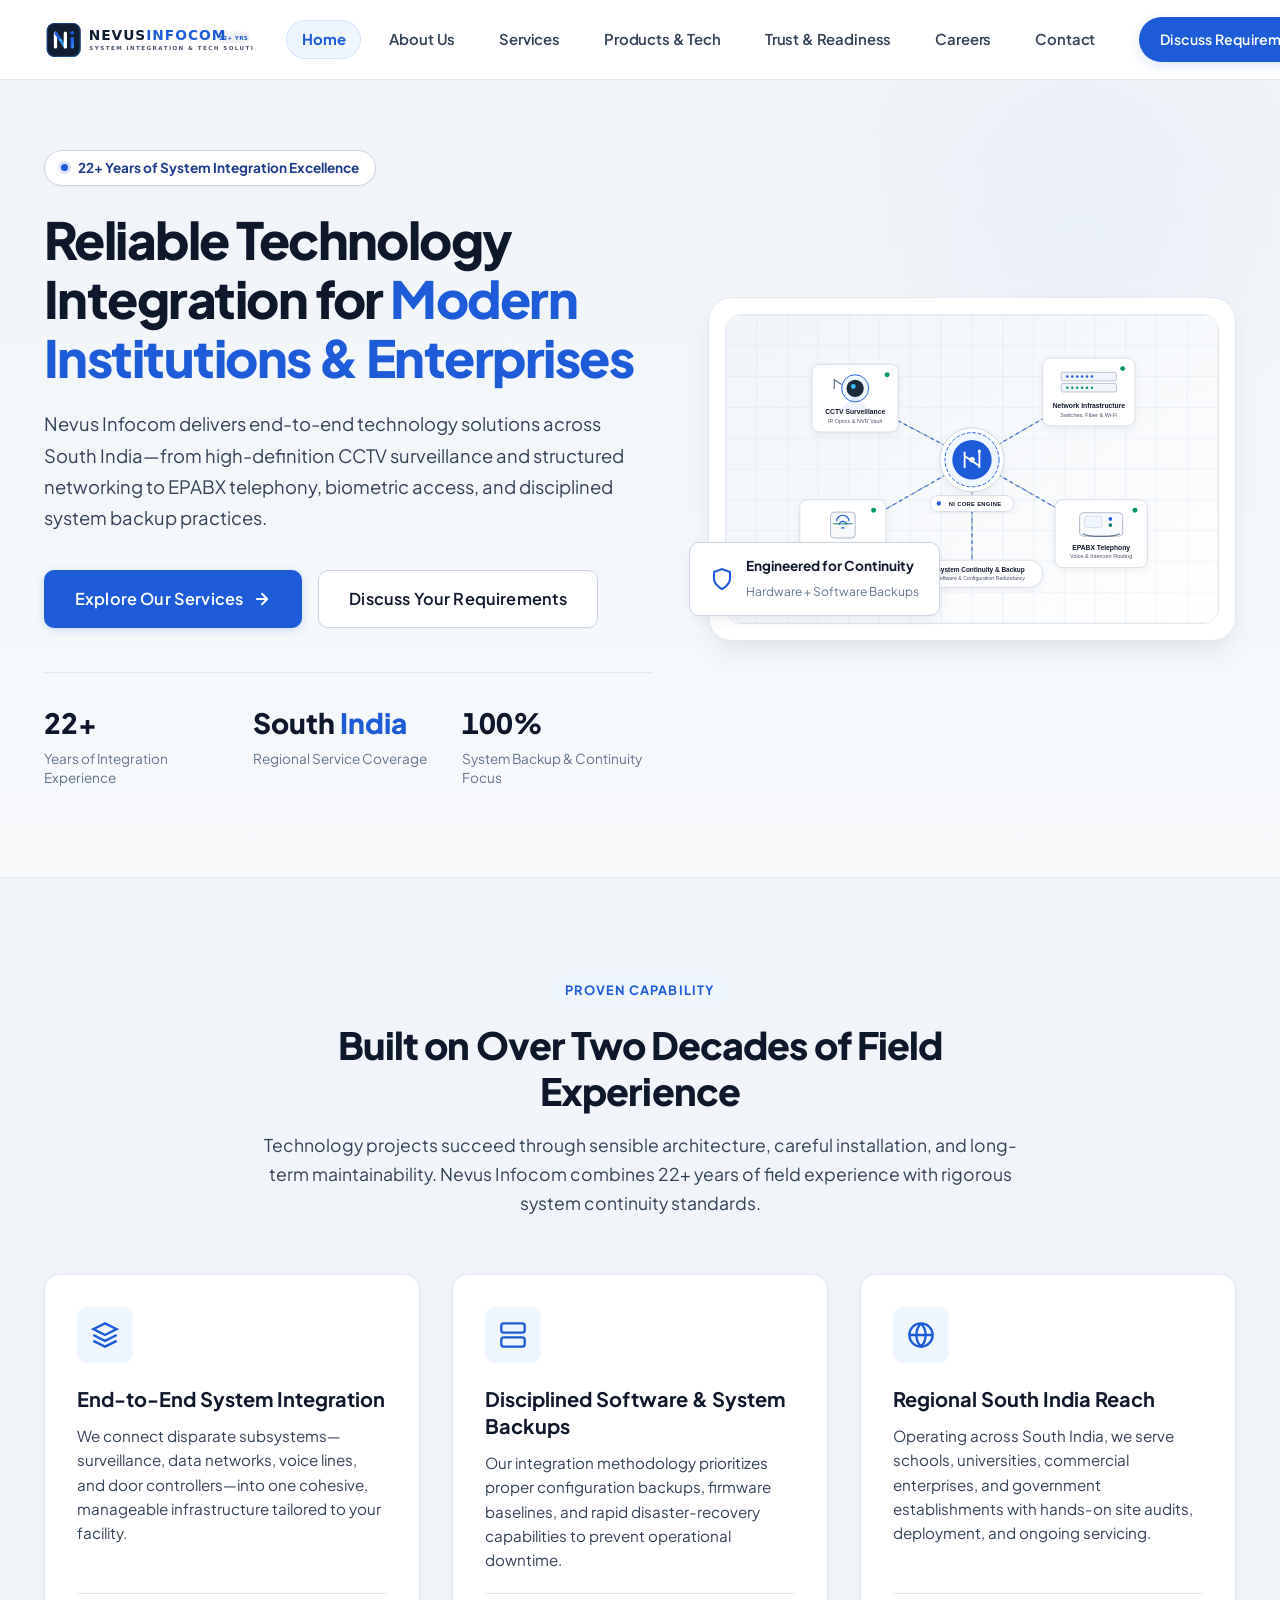
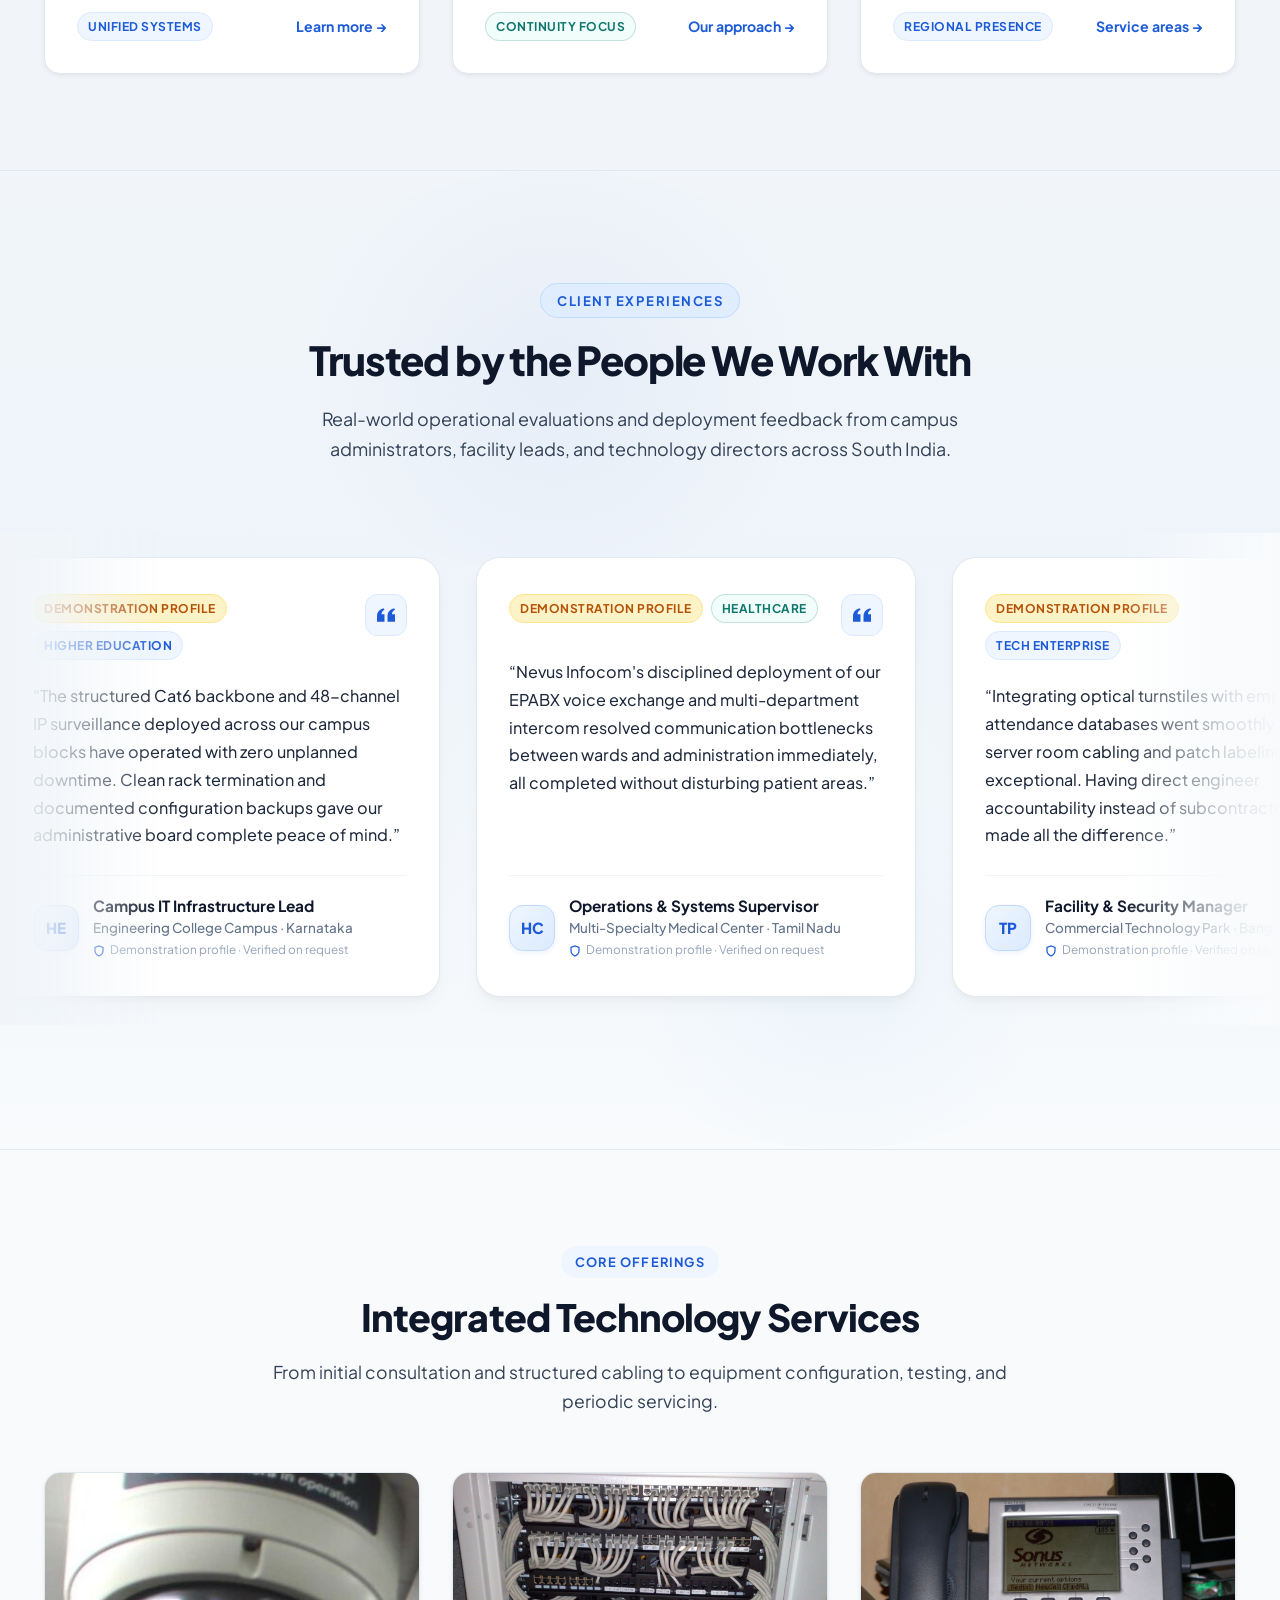
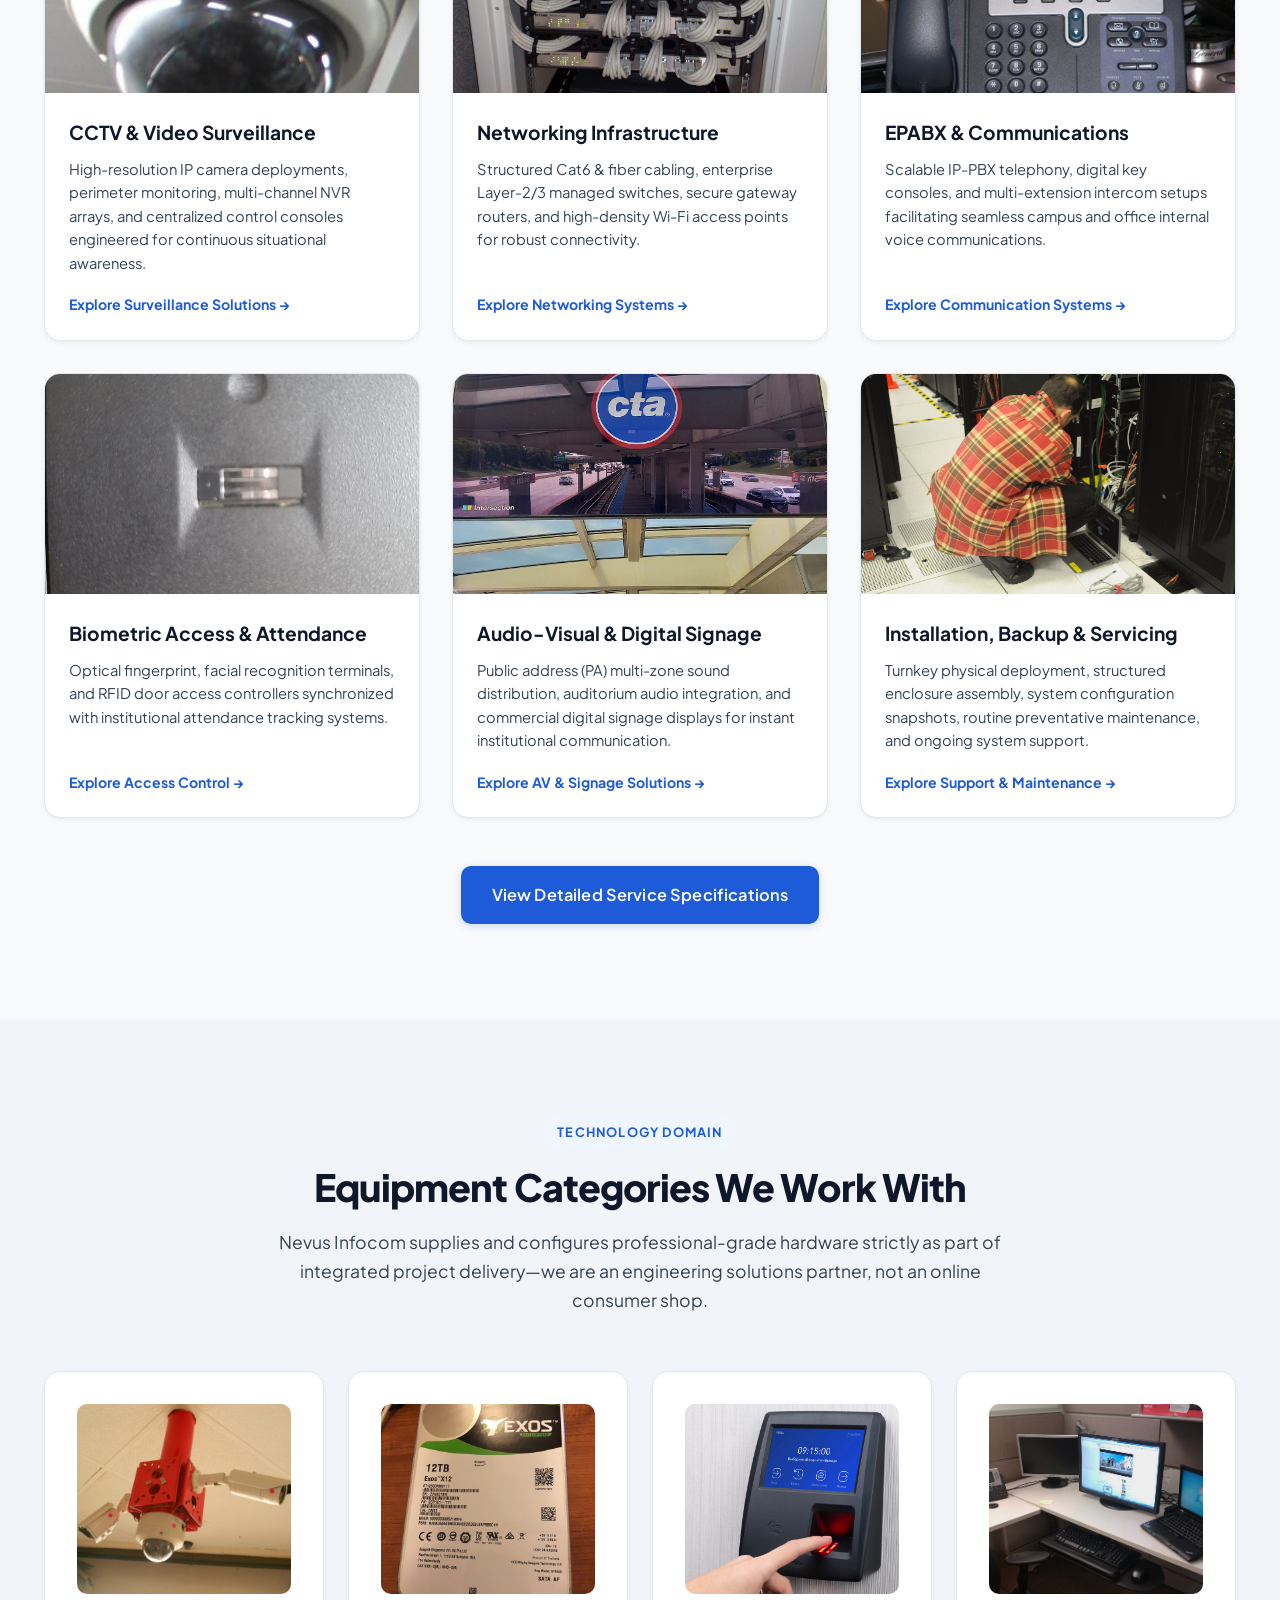
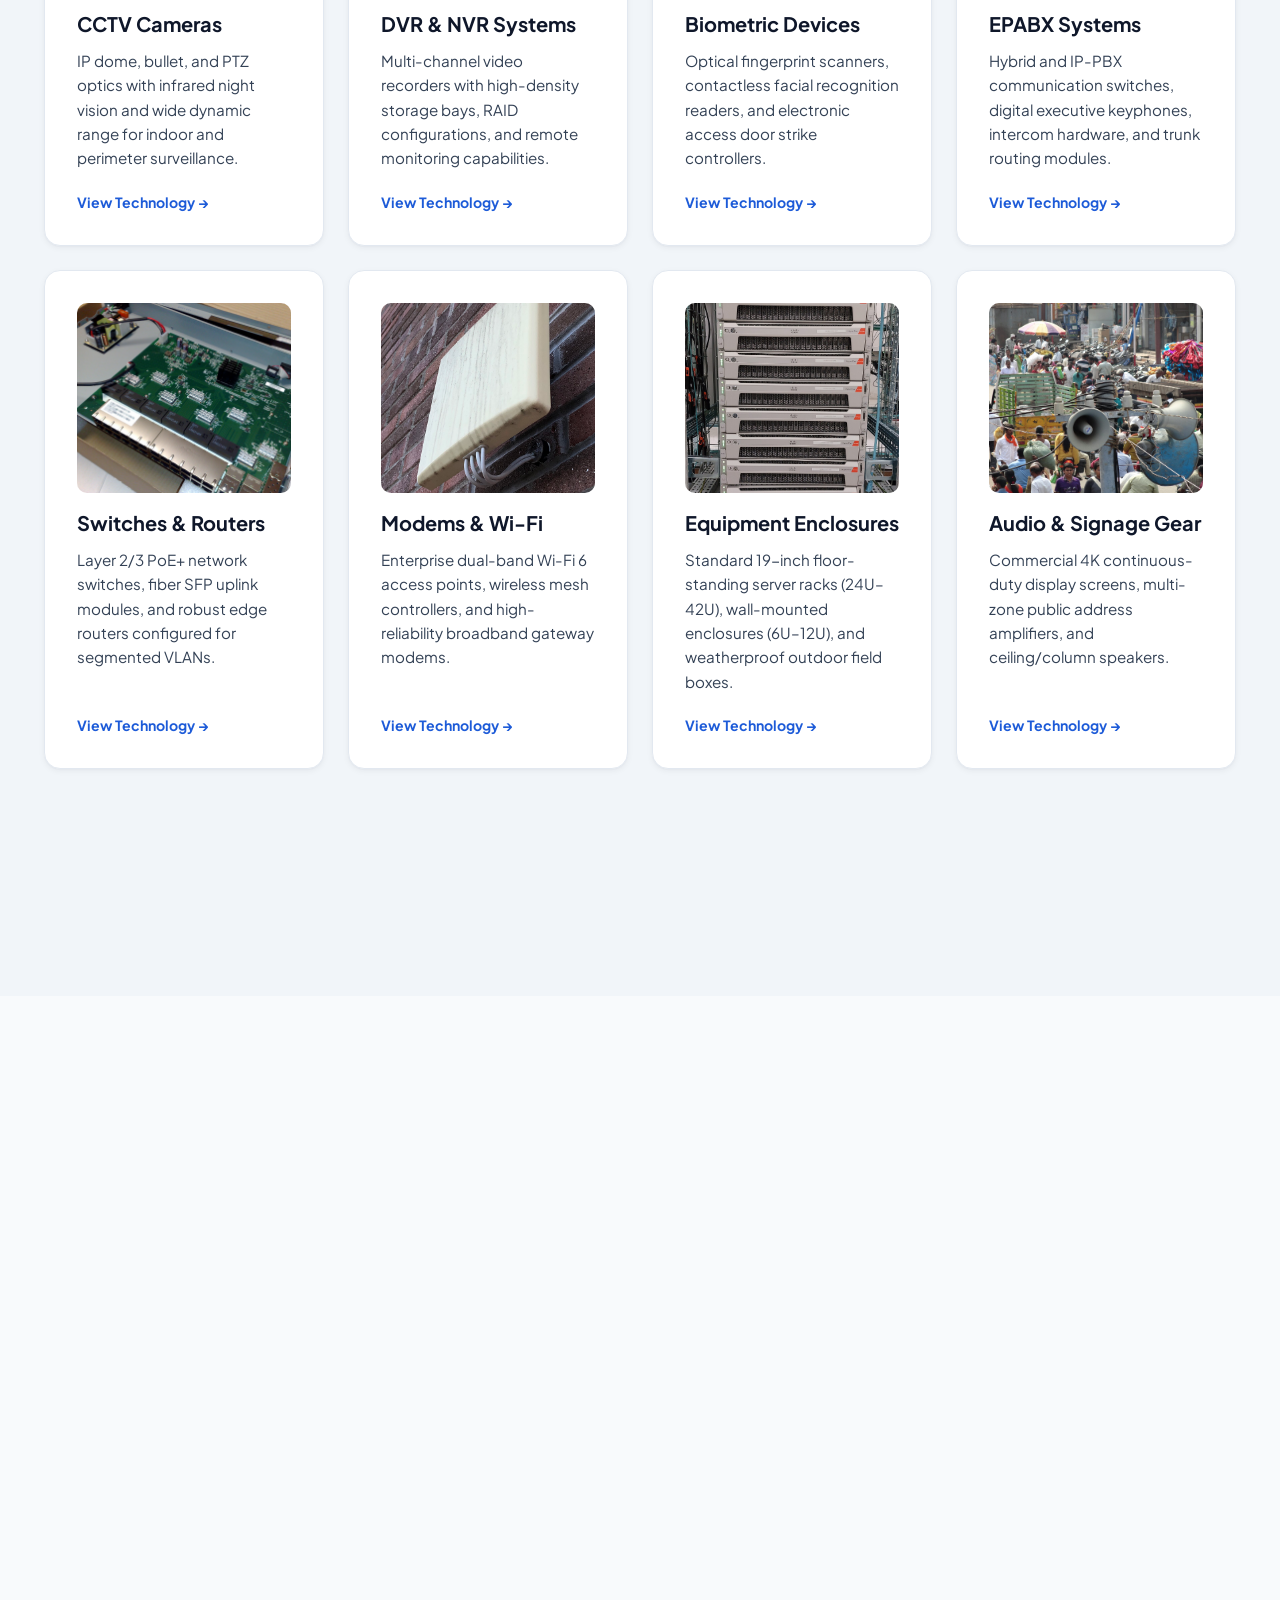
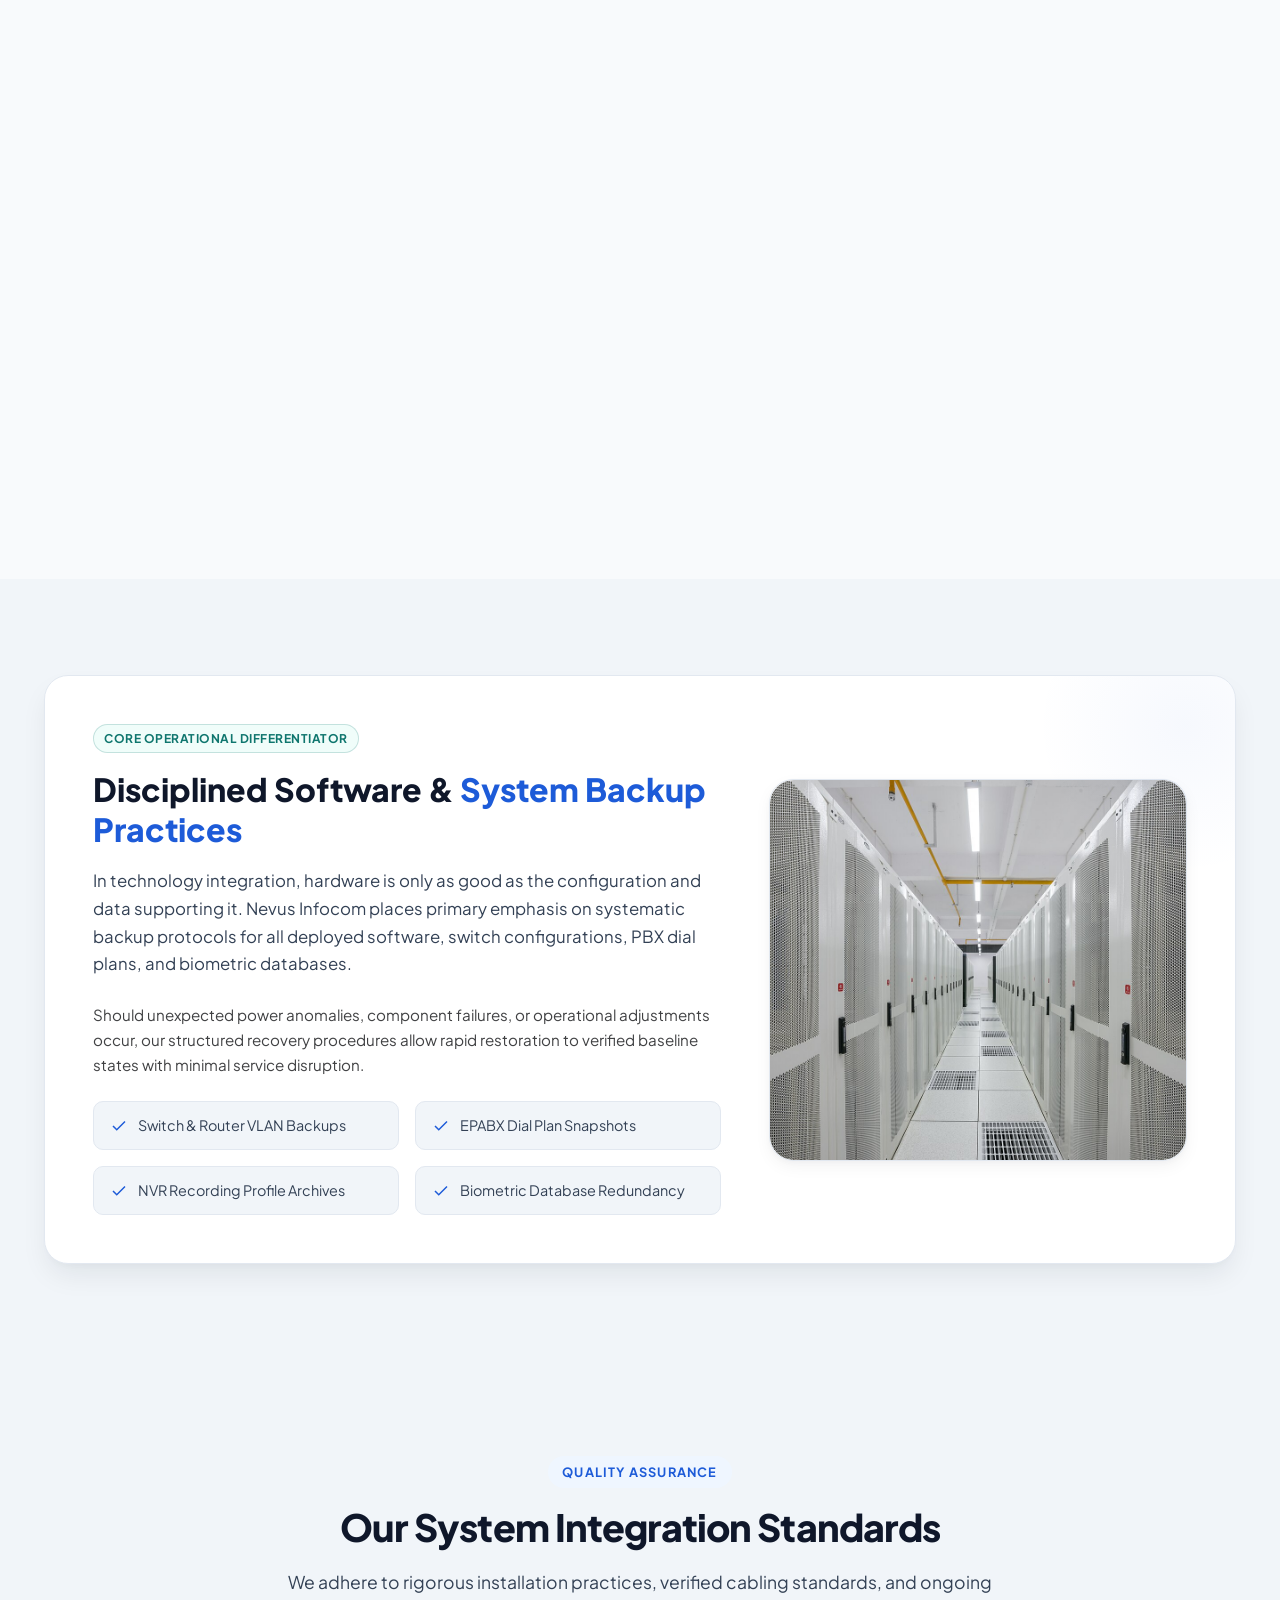
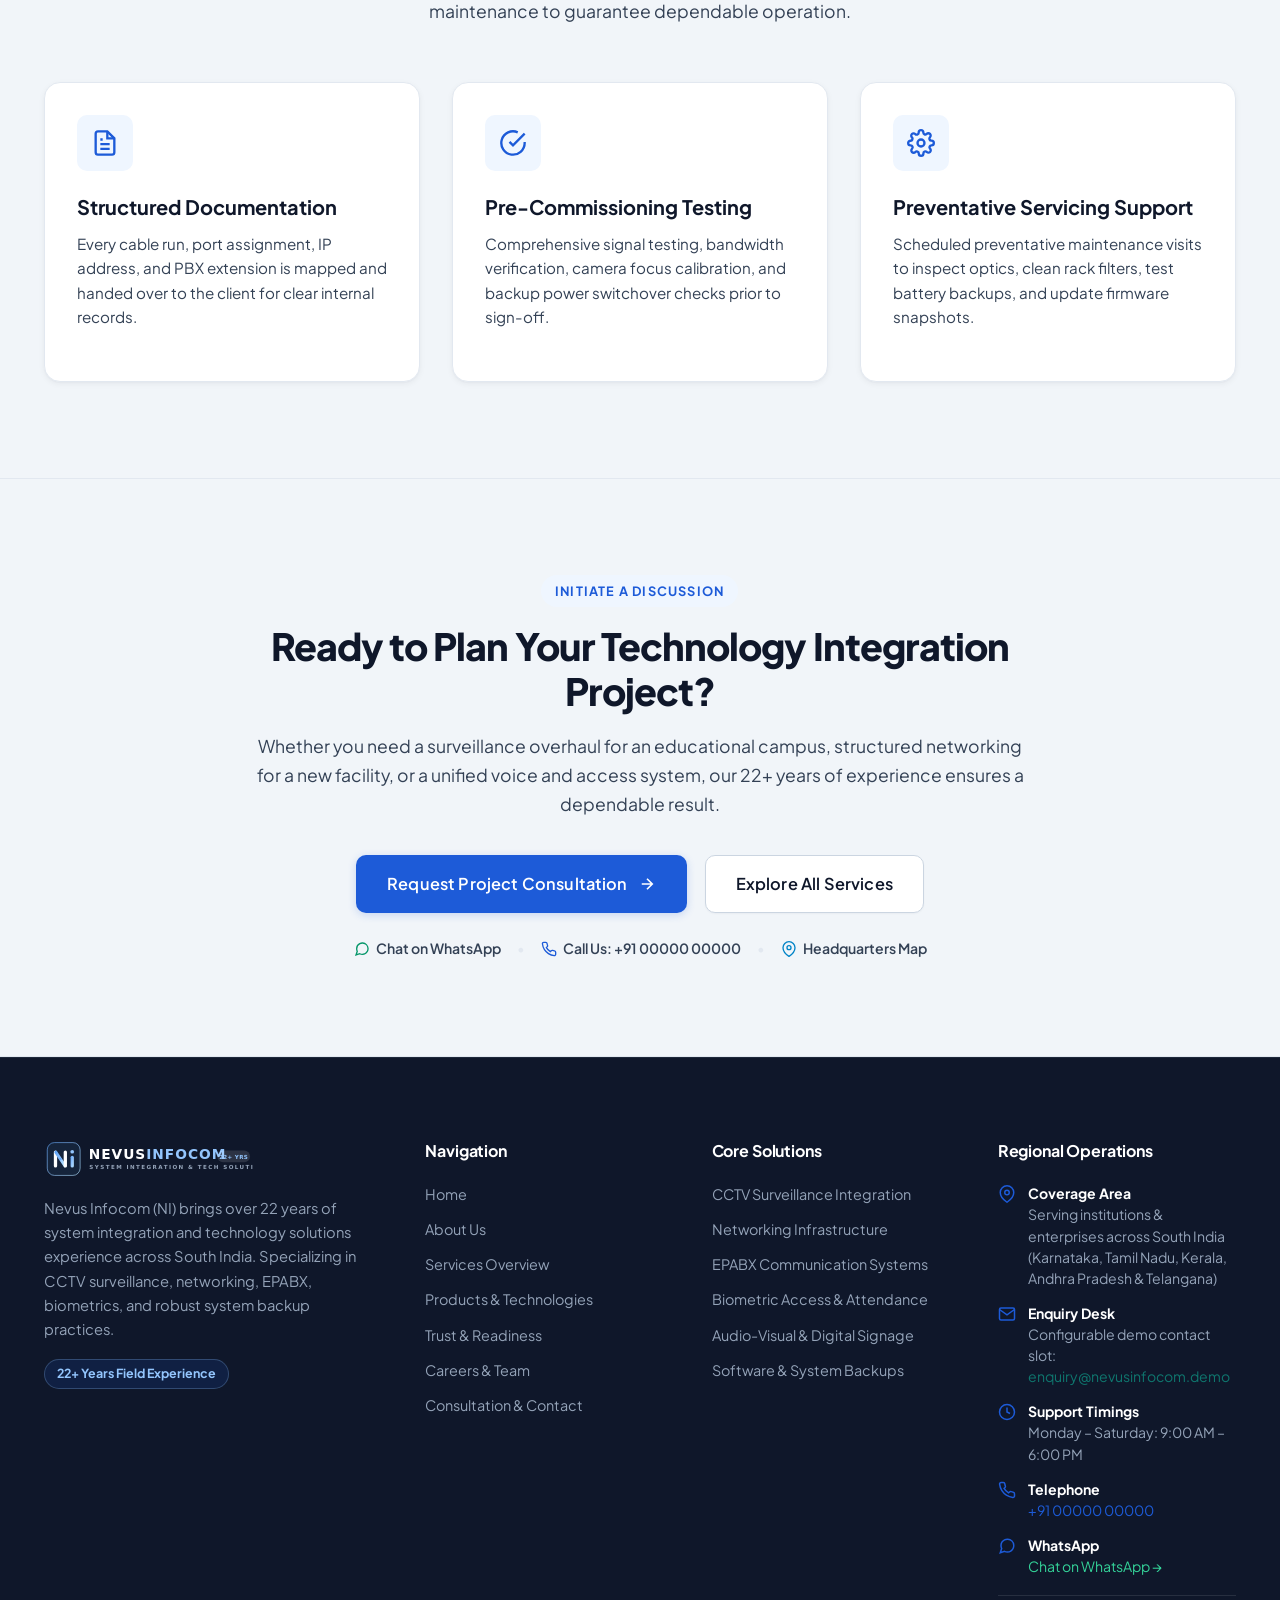
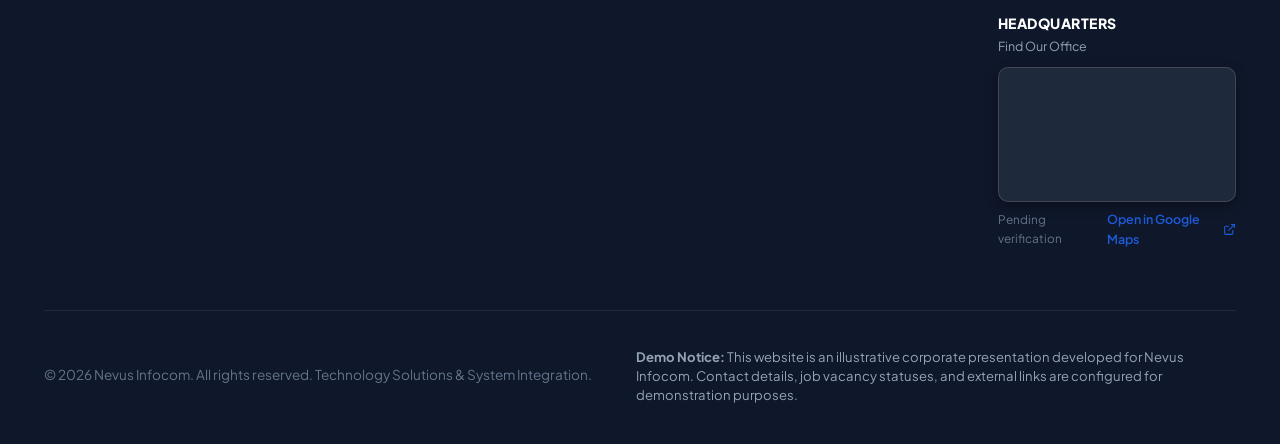
<file: index.html>
<!DOCTYPE html>
<html lang="en">
<head>
  <meta charset="UTF-8">
  <meta name="viewport" content="width=device-width, initial-scale=1.0">
  <title>Nevus Infocom | System Integration & Technology Solutions across South India</title>
  <meta name="description" content="Nevus Infocom (NI) brings over 22 years of experience in system integration, CCTV surveillance, networking infrastructure, EPABX systems, biometrics, and robust system backup practices across South India.">
  <link rel="icon" type="image/svg+xml" href="images/favicon.svg">
  <link rel="stylesheet" href="css/style.css?v=2.0">
</head>
<body>
  <!-- Accessible Skip Link -->
  <a href="#main-content" class="skip-link">Skip to main content</a>

  <!-- SITE HEADER -->
  <header class="site-header" role="banner">
    <div class="container header-inner">
      <a href="index.html" class="brand-link" aria-label="Nevus Infocom Home">
        <img src="images/logo.svg" alt="Nevus Infocom" class="brand-logo-img">
      </a>

      <!-- Desktop Navigation Menu -->
      <nav class="nav-menu" aria-label="Main Navigation">
        <a href="index.html" class="nav-link active" aria-current="page">Home</a>
        <a href="about.html" class="nav-link">About Us</a>
        <a href="services.html" class="nav-link">Services</a>
        <a href="products.html" class="nav-link">Products &amp; Tech</a>
        <a href="testimonials.html" class="nav-link">Trust &amp; Readiness</a>
        <a href="careers.html" class="nav-link">Careers</a>
        <a href="contact.html" class="nav-link">Contact</a>
      </nav>

      <!-- Header CTAs -->
      <div class="header-cta-group">
        <a href="contact.html" class="btn btn-primary btn-sm">
          Discuss Requirements
          <svg class="arrow-icon" viewBox="0 0 24 24" fill="none" stroke="currentColor" stroke-width="2.2" stroke-linecap="round" stroke-linejoin="round"><path d="M5 12h14M12 5l7 7-7 7"/></svg>
        </a>
        <button type="button" class="mobile-nav-toggle" id="mobileToggle" aria-label="Open Navigation Menu" aria-expanded="false" aria-controls="mobileDrawer">
          <span></span>
          <span></span>
          <span></span>
        </button>
      </div>
    </div>
  </header>

  <!-- MOBILE NAVIGATION DRAWER -->
  <div class="mobile-drawer" id="mobileDrawer" role="dialog" aria-modal="true" aria-label="Mobile Navigation">
    <div class="mobile-drawer-content">
      <div style="display: flex; justify-content: space-between; align-items: center; margin-bottom: 20px;">
        <img src="images/logo.svg" alt="Nevus Infocom" style="height: 36px;">
        <button type="button" id="mobileCloseBtn" style="background: none; border: none; font-size: 24px; cursor: pointer; color: var(--color-navy-dark);" aria-label="Close Navigation">&times;</button>
      </div>
      <nav aria-label="Mobile Menu" style="display: flex; flex-direction: column; gap: 8px;">
        <a href="index.html" class="nav-link active">Home</a>
        <a href="about.html" class="nav-link">About Us</a>
        <a href="services.html" class="nav-link">Services</a>
        <a href="products.html" class="nav-link">Products &amp; Tech</a>
        <a href="testimonials.html" class="nav-link">Trust &amp; Readiness</a>
        <a href="careers.html" class="nav-link">Careers</a>
        <a href="contact.html" class="nav-link">Contact</a>
      </nav>
      <div class="mobile-drawer-footer">
        <a href="contact.html" class="btn btn-primary" style="width: 100%;">Discuss Requirements</a>
        <p style="font-size: 0.8rem; color: var(--color-text-faint); text-align: center;">South India System Integration • 22+ Years</p>
      </div>
    </div>
  </div>

  <main id="main-content">
    <!-- 1. HERO SECTION -->
    <section class="hero" aria-labelledby="hero-heading">
      <div class="hero-glow-orb"></div>
      <div class="container">
        <div class="hero-grid">
          <div class="hero-content reveal-on-scroll">
            <div class="hero-badge-pill">
              <span class="pulse-dot"></span>
              <span>22+ Years of System Integration Excellence</span>
            </div>
            <h1 id="hero-heading" class="hero-title">
              Reliable Technology Integration for <span class="text-gradient">Modern Institutions &amp; Enterprises</span>
            </h1>
            <p class="hero-desc">
              Nevus Infocom delivers end-to-end technology solutions across South India—from high-definition CCTV surveillance and structured networking to EPABX telephony, biometric access, and disciplined system backup practices.
            </p>
            <div class="hero-actions">
              <a href="services.html" class="btn btn-primary btn-lg">
                Explore Our Services
                <svg class="arrow-icon" viewBox="0 0 24 24" fill="none" stroke="currentColor" stroke-width="2.5" stroke-linecap="round" stroke-linejoin="round"><path d="M5 12h14M12 5l7 7-7 7"/></svg>
              </a>
              <a href="contact.html" class="btn btn-secondary btn-lg">
                Discuss Your Requirements
              </a>
            </div>
            <div class="hero-stats-strip">
              <div class="hero-stat-item">
                <h3 data-counter="22" data-suffix="+">22+</h3>
                <p>Years of Integration Experience</p>
              </div>
              <div class="hero-stat-item">
                <h3>South <span>India</span></h3>
                <p>Regional Service Coverage</p>
              </div>
              <div class="hero-stat-item">
                <h3 data-counter="100" data-suffix="%">100%</h3>
                <p>System Backup &amp; Continuity Focus</p>
              </div>
            </div>
          </div>

          <!-- Hero Visual: Bespoke System Topology Graphic -->
          <div class="hero-visual-card reveal-on-scroll delay-2">
            <img src="images/hero-integration.svg" alt="Nevus Infocom Integrated Technology Architecture" class="hero-visual-img">
            <div class="hero-visual-floating-badge">
              <svg viewBox="0 0 24 24" fill="none" stroke="currentColor" stroke-width="2"><path d="M12 22s8-4 8-10V5l-8-3-8 3v7c0 6 8 10 8 10z"/></svg>
              <div>
                <strong>Engineered for Continuity</strong>
                <span>Hardware + Software Backups</span>
              </div>
            </div>
          </div>
        </div>
      </div>
    </section>

    <!-- 2. CREDIBILITY & EXPERIENCE HIGHLIGHTS -->
    <section class="section section-alt" aria-labelledby="credibility-heading">
      <div class="container">
        <div class="section-header reveal-on-scroll">
          <span class="section-tag">Proven Capability</span>
          <h2 id="credibility-heading" class="section-title">Built on Over Two Decades of Field Experience</h2>
          <p class="section-subtitle">
            Technology projects succeed through sensible architecture, careful installation, and long-term maintainability. Nevus Infocom combines 22+ years of field experience with rigorous system continuity standards.
          </p>
        </div>

        <div class="grid-3">
          <div class="tech-card reveal-on-scroll delay-1">
            <div class="tech-card-icon">
              <svg viewBox="0 0 24 24" fill="none" stroke="currentColor" stroke-width="2"><path d="M12 2L2 7l10 5 10-5-10-5zM2 17l10 5 10-5M2 12l10 5 10-5"/></svg>
            </div>
            <h3 class="tech-card-title">End-to-End System Integration</h3>
            <p class="tech-card-desc">
              We connect disparate subsystems—surveillance, data networks, voice lines, and door controllers—into one cohesive, manageable infrastructure tailored to your facility.
            </p>
            <div class="tech-card-footer">
              <span class="badge badge-blue">Unified Systems</span>
              <a href="services.html" class="card-link-text">Learn more &rarr;</a>
            </div>
          </div>

          <div class="tech-card reveal-on-scroll delay-2">
            <div class="tech-card-icon">
              <svg viewBox="0 0 24 24" fill="none" stroke="currentColor" stroke-width="2"><rect x="2" y="2" width="20" height="8" rx="2"/><rect x="2" y="14" width="20" height="8" rx="2"/><line x1="6" y1="6" x2="6.01" y2="6"/><line x1="6" y1="18" x2="6.01" y2="18"/></svg>
            </div>
            <h3 class="tech-card-title">Disciplined Software &amp; System Backups</h3>
            <p class="tech-card-desc">
              Our integration methodology prioritizes proper configuration backups, firmware baselines, and rapid disaster-recovery capabilities to prevent operational downtime.
            </p>
            <div class="tech-card-footer">
              <span class="badge badge-cyan">Continuity Focus</span>
              <a href="about.html" class="card-link-text">Our approach &rarr;</a>
            </div>
          </div>

          <div class="tech-card reveal-on-scroll delay-3">
            <div class="tech-card-icon">
              <svg viewBox="0 0 24 24" fill="none" stroke="currentColor" stroke-width="2"><circle cx="12" cy="12" r="10"/><path d="M12 2a14.5 14.5 0 0 0 0 20 14.5 14.5 0 0 0 0-20"/><path d="M2 12h20"/></svg>
            </div>
            <h3 class="tech-card-title">Regional South India Reach</h3>
            <p class="tech-card-desc">
              Operating across South India, we serve schools, universities, commercial enterprises, and government establishments with hands-on site audits, deployment, and ongoing servicing.
            </p>
            <div class="tech-card-footer">
              <span class="badge badge-blue">Regional Presence</span>
              <a href="contact.html" class="card-link-text">Service areas &rarr;</a>
            </div>
          </div>
        </div>
      </div>
    </section>

    <!-- 2B. CONTINUOUS TESTIMONIALS & CLIENT REFERENCES MARQUEE -->
    <section class="section section-testimonials-ticker" aria-labelledby="testimonials-ticker-heading">
      <div class="container">
        <div class="section-header reveal-on-scroll">
          <span class="section-tag">Client Experiences</span>
          <h2 id="testimonials-ticker-heading" class="section-title">Trusted by the People We Work With</h2>
          <p class="section-subtitle">
            Real-world operational evaluations and deployment feedback from campus administrators, facility leads, and technology directors across South India.
          </p>
        </div>
      </div>

      <!-- Horizontal Continuous Scrolling Marquee (Right-to-Left) -->
      <div class="testimonial-marquee-wrapper" tabindex="0" role="region" aria-label="Continuously scrolling client testimonials carousel. Hover to pause.">
        <div class="testimonial-marquee-track">
          <!-- Primary Card Sequence -->
          <div class="testimonial-marquee-group">
            <!-- Testimonial 1: Higher Education -->
            <div class="testimonial-card">
              <div class="testimonial-card-header">
                <div class="testimonial-card-badge-wrap">
                  <span class="badge badge-demo">Demonstration Profile</span>
                  <span class="badge badge-blue">Higher Education</span>
                </div>
                <div class="testimonial-quote-icon" aria-hidden="true">
                  <svg viewBox="0 0 24 24" fill="currentColor" class="testimonial-quote-icon-svg">
                    <path d="M14.017 21v-7.391c0-5.704 3.731-9.57 8.983-10.609l.995 2.151c-2.432.917-3.995 3.638-3.995 5.849h4v10h-9.983zm-14.017 0v-7.391c0-5.704 3.748-9.57 9-10.609l.996 2.151c-2.433.917-3.996 3.638-3.996 5.849h3.983v10h-9.983z"/>
                  </svg>
                </div>
              </div>
              <blockquote class="testimonial-quote-text">
                &ldquo;The structured Cat6 backbone and 48-channel IP surveillance deployed across our campus blocks have operated with zero unplanned downtime. Clean rack termination and documented configuration backups gave our administrative board complete peace of mind.&rdquo;
              </blockquote>
              <div class="testimonial-card-footer">
                <div class="testimonial-author-avatar" aria-hidden="true">
                  <span>HE</span>
                </div>
                <div class="testimonial-author-info">
                  <div class="testimonial-author-name">Campus IT Infrastructure Lead</div>
                  <div class="testimonial-author-org">Engineering College Campus &middot; Karnataka</div>
                  <div class="testimonial-author-status">
                    <svg viewBox="0 0 24 24" fill="none" stroke="currentColor" stroke-width="2.5" aria-hidden="true"><path d="M12 22s8-4 8-10V5l-8-3-8 3v7c0 6 8 10 8 10z"/></svg>
                    <span>Demonstration profile &middot; Verified on request</span>
                  </div>
                </div>
              </div>
            </div>

            <!-- Testimonial 2: Healthcare -->
            <div class="testimonial-card">
              <div class="testimonial-card-header">
                <div class="testimonial-card-badge-wrap">
                  <span class="badge badge-demo">Demonstration Profile</span>
                  <span class="badge badge-cyan">Healthcare</span>
                </div>
                <div class="testimonial-quote-icon" aria-hidden="true">
                  <svg viewBox="0 0 24 24" fill="currentColor" class="testimonial-quote-icon-svg">
                    <path d="M14.017 21v-7.391c0-5.704 3.731-9.57 8.983-10.609l.995 2.151c-2.432.917-3.995 3.638-3.995 5.849h4v10h-9.983zm-14.017 0v-7.391c0-5.704 3.748-9.57 9-10.609l.996 2.151c-2.433.917-3.996 3.638-3.996 5.849h3.983v10h-9.983z"/>
                  </svg>
                </div>
              </div>
              <blockquote class="testimonial-quote-text">
                &ldquo;Nevus Infocom's disciplined deployment of our EPABX voice exchange and multi-department intercom resolved communication bottlenecks between wards and administration immediately, all completed without disturbing patient areas.&rdquo;
              </blockquote>
              <div class="testimonial-card-footer">
                <div class="testimonial-author-avatar" aria-hidden="true">
                  <span>HC</span>
                </div>
                <div class="testimonial-author-info">
                  <div class="testimonial-author-name">Operations &amp; Systems Supervisor</div>
                  <div class="testimonial-author-org">Multi-Specialty Medical Center &middot; Tamil Nadu</div>
                  <div class="testimonial-author-status">
                    <svg viewBox="0 0 24 24" fill="none" stroke="currentColor" stroke-width="2.5" aria-hidden="true"><path d="M12 22s8-4 8-10V5l-8-3-8 3v7c0 6 8 10 8 10z"/></svg>
                    <span>Demonstration profile &middot; Verified on request</span>
                  </div>
                </div>
              </div>
            </div>

            <!-- Testimonial 3: Commercial Tech Park -->
            <div class="testimonial-card">
              <div class="testimonial-card-header">
                <div class="testimonial-card-badge-wrap">
                  <span class="badge badge-demo">Demonstration Profile</span>
                  <span class="badge badge-blue">Tech Enterprise</span>
                </div>
                <div class="testimonial-quote-icon" aria-hidden="true">
                  <svg viewBox="0 0 24 24" fill="currentColor" class="testimonial-quote-icon-svg">
                    <path d="M14.017 21v-7.391c0-5.704 3.731-9.57 8.983-10.609l.995 2.151c-2.432.917-3.995 3.638-3.995 5.849h4v10h-9.983zm-14.017 0v-7.391c0-5.704 3.748-9.57 9-10.609l.996 2.151c-2.433.917-3.996 3.638-3.996 5.849h3.983v10h-9.983z"/>
                  </svg>
                </div>
              </div>
              <blockquote class="testimonial-quote-text">
                &ldquo;Integrating optical turnstiles with employee attendance databases went smoothly. The server room cabling and patch labeling are exceptional. Having direct engineer accountability instead of subcontracted layers made all the difference.&rdquo;
              </blockquote>
              <div class="testimonial-card-footer">
                <div class="testimonial-author-avatar" aria-hidden="true">
                  <span>TP</span>
                </div>
                <div class="testimonial-author-info">
                  <div class="testimonial-author-name">Facility &amp; Security Manager</div>
                  <div class="testimonial-author-org">Commercial Technology Park &middot; Bangalore</div>
                  <div class="testimonial-author-status">
                    <svg viewBox="0 0 24 24" fill="none" stroke="currentColor" stroke-width="2.5" aria-hidden="true"><path d="M12 22s8-4 8-10V5l-8-3-8 3v7c0 6 8 10 8 10z"/></svg>
                    <span>Demonstration profile &middot; Verified on request</span>
                  </div>
                </div>
              </div>
            </div>

            <!-- Testimonial 4: School Network -->
            <div class="testimonial-card">
              <div class="testimonial-card-header">
                <div class="testimonial-card-badge-wrap">
                  <span class="badge badge-demo">Demonstration Profile</span>
                  <span class="badge badge-cyan">School Network</span>
                </div>
                <div class="testimonial-quote-icon" aria-hidden="true">
                  <svg viewBox="0 0 24 24" fill="currentColor" class="testimonial-quote-icon-svg">
                    <path d="M14.017 21v-7.391c0-5.704 3.731-9.57 8.983-10.609l.995 2.151c-2.432.917-3.995 3.638-3.995 5.849h4v10h-9.983zm-14.017 0v-7.391c0-5.704 3.748-9.57 9-10.609l.996 2.151c-2.433.917-3.996 3.638-3.996 5.849h3.983v10h-9.983z"/>
                  </svg>
                </div>
              </div>
              <blockquote class="testimonial-quote-text">
                &ldquo;The multi-zone PA public address system and synchronized digital notice displays allow instant campus-wide announcements. Their technical team walked our staff through hands-on operation and left organized handover binders.&rdquo;
              </blockquote>
              <div class="testimonial-card-footer">
                <div class="testimonial-author-avatar" aria-hidden="true">
                  <span>ED</span>
                </div>
                <div class="testimonial-author-info">
                  <div class="testimonial-author-name">Campus Administrative Officer</div>
                  <div class="testimonial-author-org">Residential School Network &middot; Kerala</div>
                  <div class="testimonial-author-status">
                    <svg viewBox="0 0 24 24" fill="none" stroke="currentColor" stroke-width="2.5" aria-hidden="true"><path d="M12 22s8-4 8-10V5l-8-3-8 3v7c0 6 8 10 8 10z"/></svg>
                    <span>Demonstration profile &middot; Verified on request</span>
                  </div>
                </div>
              </div>
            </div>

            <!-- Testimonial 5: Logistics & Warehousing -->
            <div class="testimonial-card">
              <div class="testimonial-card-header">
                <div class="testimonial-card-badge-wrap">
                  <span class="badge badge-demo">Demonstration Profile</span>
                  <span class="badge badge-blue">Logistics &amp; Storage</span>
                </div>
                <div class="testimonial-quote-icon" aria-hidden="true">
                  <svg viewBox="0 0 24 24" fill="currentColor" class="testimonial-quote-icon-svg">
                    <path d="M14.017 21v-7.391c0-5.704 3.731-9.57 8.983-10.609l.995 2.151c-2.432.917-3.995 3.638-3.995 5.849h4v10h-9.983zm-14.017 0v-7.391c0-5.704 3.748-9.57 9-10.609l.996 2.151c-2.433.917-3.996 3.638-3.996 5.849h3.983v10h-9.983z"/>
                  </svg>
                </div>
              </div>
              <blockquote class="testimonial-quote-text">
                &ldquo;Nevus Infocom surveyed our loading bays and perimeter blind spots, recommending high-durability bullet cameras paired with expandable NVR storage. Their routine preventative maintenance keeps our security coverage spotless.&rdquo;
              </blockquote>
              <div class="testimonial-card-footer">
                <div class="testimonial-author-avatar" aria-hidden="true">
                  <span>IL</span>
                </div>
                <div class="testimonial-author-info">
                  <div class="testimonial-author-name">Security &amp; Safety In-Charge</div>
                  <div class="testimonial-author-org">Regional Warehousing Hub &middot; Andhra Pradesh</div>
                  <div class="testimonial-author-status">
                    <svg viewBox="0 0 24 24" fill="none" stroke="currentColor" stroke-width="2.5" aria-hidden="true"><path d="M12 22s8-4 8-10V5l-8-3-8 3v7c0 6 8 10 8 10z"/></svg>
                    <span>Demonstration profile &middot; Verified on request</span>
                  </div>
                </div>
              </div>
            </div>
          </div>

          <!-- Duplicate Group (Exact clone for seamless infinite marquee looping) -->
          <div class="testimonial-marquee-group" aria-hidden="true">
            <!-- Testimonial 1 Clone -->
            <div class="testimonial-card">
              <div class="testimonial-card-header">
                <div class="testimonial-card-badge-wrap">
                  <span class="badge badge-demo">Demonstration Profile</span>
                  <span class="badge badge-blue">Higher Education</span>
                </div>
                <div class="testimonial-quote-icon">
                  <svg viewBox="0 0 24 24" fill="currentColor" class="testimonial-quote-icon-svg">
                    <path d="M14.017 21v-7.391c0-5.704 3.731-9.57 8.983-10.609l.995 2.151c-2.432.917-3.995 3.638-3.995 5.849h4v10h-9.983zm-14.017 0v-7.391c0-5.704 3.748-9.57 9-10.609l.996 2.151c-2.433.917-3.996 3.638-3.996 5.849h3.983v10h-9.983z"/>
                  </svg>
                </div>
              </div>
              <blockquote class="testimonial-quote-text">
                &ldquo;The structured Cat6 backbone and 48-channel IP surveillance deployed across our campus blocks have operated with zero unplanned downtime. Clean rack termination and documented configuration backups gave our administrative board complete peace of mind.&rdquo;
              </blockquote>
              <div class="testimonial-card-footer">
                <div class="testimonial-author-avatar">
                  <span>HE</span>
                </div>
                <div class="testimonial-author-info">
                  <div class="testimonial-author-name">Campus IT Infrastructure Lead</div>
                  <div class="testimonial-author-org">Engineering College Campus &middot; Karnataka</div>
                  <div class="testimonial-author-status">
                    <svg viewBox="0 0 24 24" fill="none" stroke="currentColor" stroke-width="2.5" aria-hidden="true"><path d="M12 22s8-4 8-10V5l-8-3-8 3v7c0 6 8 10 8 10z"/></svg>
                    <span>Demonstration profile &middot; Verified on request</span>
                  </div>
                </div>
              </div>
            </div>

            <!-- Testimonial 2 Clone -->
            <div class="testimonial-card">
              <div class="testimonial-card-header">
                <div class="testimonial-card-badge-wrap">
                  <span class="badge badge-demo">Demonstration Profile</span>
                  <span class="badge badge-cyan">Healthcare</span>
                </div>
                <div class="testimonial-quote-icon">
                  <svg viewBox="0 0 24 24" fill="currentColor" class="testimonial-quote-icon-svg">
                    <path d="M14.017 21v-7.391c0-5.704 3.731-9.57 8.983-10.609l.995 2.151c-2.432.917-3.995 3.638-3.995 5.849h4v10h-9.983zm-14.017 0v-7.391c0-5.704 3.748-9.57 9-10.609l.996 2.151c-2.433.917-3.996 3.638-3.996 5.849h3.983v10h-9.983z"/>
                  </svg>
                </div>
              </div>
              <blockquote class="testimonial-quote-text">
                &ldquo;Nevus Infocom's disciplined deployment of our EPABX voice exchange and multi-department intercom resolved communication bottlenecks between wards and administration immediately, all completed without disturbing patient areas.&rdquo;
              </blockquote>
              <div class="testimonial-card-footer">
                <div class="testimonial-author-avatar">
                  <span>HC</span>
                </div>
                <div class="testimonial-author-info">
                  <div class="testimonial-author-name">Operations &amp; Systems Supervisor</div>
                  <div class="testimonial-author-org">Multi-Specialty Medical Center &middot; Tamil Nadu</div>
                  <div class="testimonial-author-status">
                    <svg viewBox="0 0 24 24" fill="none" stroke="currentColor" stroke-width="2.5" aria-hidden="true"><path d="M12 22s8-4 8-10V5l-8-3-8 3v7c0 6 8 10 8 10z"/></svg>
                    <span>Demonstration profile &middot; Verified on request</span>
                  </div>
                </div>
              </div>
            </div>

            <!-- Testimonial 3 Clone -->
            <div class="testimonial-card">
              <div class="testimonial-card-header">
                <div class="testimonial-card-badge-wrap">
                  <span class="badge badge-demo">Demonstration Profile</span>
                  <span class="badge badge-blue">Tech Enterprise</span>
                </div>
                <div class="testimonial-quote-icon">
                  <svg viewBox="0 0 24 24" fill="currentColor" class="testimonial-quote-icon-svg">
                    <path d="M14.017 21v-7.391c0-5.704 3.731-9.57 8.983-10.609l.995 2.151c-2.432.917-3.995 3.638-3.995 5.849h4v10h-9.983zm-14.017 0v-7.391c0-5.704 3.748-9.57 9-10.609l.996 2.151c-2.433.917-3.996 3.638-3.996 5.849h3.983v10h-9.983z"/>
                  </svg>
                </div>
              </div>
              <blockquote class="testimonial-quote-text">
                &ldquo;Integrating optical turnstiles with employee attendance databases went smoothly. The server room cabling and patch labeling are exceptional. Having direct engineer accountability instead of subcontracted layers made all the difference.&rdquo;
              </blockquote>
              <div class="testimonial-card-footer">
                <div class="testimonial-author-avatar">
                  <span>TP</span>
                </div>
                <div class="testimonial-author-info">
                  <div class="testimonial-author-name">Facility &amp; Security Manager</div>
                  <div class="testimonial-author-org">Commercial Technology Park &middot; Bangalore</div>
                  <div class="testimonial-author-status">
                    <svg viewBox="0 0 24 24" fill="none" stroke="currentColor" stroke-width="2.5" aria-hidden="true"><path d="M12 22s8-4 8-10V5l-8-3-8 3v7c0 6 8 10 8 10z"/></svg>
                    <span>Demonstration profile &middot; Verified on request</span>
                  </div>
                </div>
              </div>
            </div>

            <!-- Testimonial 4 Clone -->
            <div class="testimonial-card">
              <div class="testimonial-card-header">
                <div class="testimonial-card-badge-wrap">
                  <span class="badge badge-demo">Demonstration Profile</span>
                  <span class="badge badge-cyan">School Network</span>
                </div>
                <div class="testimonial-quote-icon">
                  <svg viewBox="0 0 24 24" fill="currentColor" class="testimonial-quote-icon-svg">
                    <path d="M14.017 21v-7.391c0-5.704 3.731-9.57 8.983-10.609l.995 2.151c-2.432.917-3.995 3.638-3.995 5.849h4v10h-9.983zm-14.017 0v-7.391c0-5.704 3.748-9.57 9-10.609l.996 2.151c-2.433.917-3.996 3.638-3.996 5.849h3.983v10h-9.983z"/>
                  </svg>
                </div>
              </div>
              <blockquote class="testimonial-quote-text">
                &ldquo;The multi-zone PA public address system and synchronized digital notice displays allow instant campus-wide announcements. Their technical team walked our staff through hands-on operation and left organized handover binders.&rdquo;
              </blockquote>
              <div class="testimonial-card-footer">
                <div class="testimonial-author-avatar">
                  <span>ED</span>
                </div>
                <div class="testimonial-author-info">
                  <div class="testimonial-author-name">Campus Administrative Officer</div>
                  <div class="testimonial-author-org">Residential School Network &middot; Kerala</div>
                  <div class="testimonial-author-status">
                    <svg viewBox="0 0 24 24" fill="none" stroke="currentColor" stroke-width="2.5" aria-hidden="true"><path d="M12 22s8-4 8-10V5l-8-3-8 3v7c0 6 8 10 8 10z"/></svg>
                    <span>Demonstration profile &middot; Verified on request</span>
                  </div>
                </div>
              </div>
            </div>

            <!-- Testimonial 5 Clone -->
            <div class="testimonial-card">
              <div class="testimonial-card-header">
                <div class="testimonial-card-badge-wrap">
                  <span class="badge badge-demo">Demonstration Profile</span>
                  <span class="badge badge-blue">Logistics &amp; Storage</span>
                </div>
                <div class="testimonial-quote-icon">
                  <svg viewBox="0 0 24 24" fill="currentColor" class="testimonial-quote-icon-svg">
                    <path d="M14.017 21v-7.391c0-5.704 3.731-9.57 8.983-10.609l.995 2.151c-2.432.917-3.995 3.638-3.995 5.849h4v10h-9.983zm-14.017 0v-7.391c0-5.704 3.748-9.57 9-10.609l.996 2.151c-2.433.917-3.996 3.638-3.996 5.849h3.983v10h-9.983z"/>
                  </svg>
                </div>
              </div>
              <blockquote class="testimonial-quote-text">
                &ldquo;Nevus Infocom surveyed our loading bays and perimeter blind spots, recommending high-durability bullet cameras paired with expandable NVR storage. Their routine preventative maintenance keeps our security coverage spotless.&rdquo;
              </blockquote>
              <div class="testimonial-card-footer">
                <div class="testimonial-author-avatar">
                  <span>IL</span>
                </div>
                <div class="testimonial-author-info">
                  <div class="testimonial-author-name">Security &amp; Safety In-Charge</div>
                  <div class="testimonial-author-org">Regional Warehousing Hub &middot; Andhra Pradesh</div>
                  <div class="testimonial-author-status">
                    <svg viewBox="0 0 24 24" fill="none" stroke="currentColor" stroke-width="2.5" aria-hidden="true"><path d="M12 22s8-4 8-10V5l-8-3-8 3v7c0 6 8 10 8 10z"/></svg>
                    <span>Demonstration profile &middot; Verified on request</span>
                  </div>
                </div>
              </div>
            </div>
          </div>
        </div>
      </div>
    </section>

    <!-- 3. CORE INTEGRATION SERVICES OVERVIEW -->
    <section class="section" aria-labelledby="services-heading">
      <div class="container">
        <div class="section-header reveal-on-scroll">
          <span class="section-tag">Core Offerings</span>
          <h2 id="services-heading" class="section-title">Integrated Technology Services</h2>
          <p class="section-subtitle">
            From initial consultation and structured cabling to equipment configuration, testing, and periodic servicing.
          </p>
        </div>

        <div class="grid-3">
          <!-- Service 1: CCTV -->
          <div class="feature-image-card reveal-on-scroll delay-1">
            <div class="feature-image-wrapper">
              <img src="images/service-cctv.jpg" alt="Commercial high-definition dome surveillance camera" loading="lazy">
            </div>
            <div class="feature-image-body">
              <h3>CCTV &amp; Video Surveillance</h3>
              <p>High-resolution IP camera deployments, perimeter monitoring, multi-channel NVR arrays, and centralized control consoles engineered for continuous situational awareness.</p>
              <a href="services.html#cctv" class="card-link-text">Explore Surveillance Solutions &rarr;</a>
            </div>
          </div>

          <!-- Service 2: Networking -->
          <div class="feature-image-card reveal-on-scroll delay-2">
            <div class="feature-image-wrapper">
              <img src="images/service-networking.jpg" alt="Enterprise rackmount Ethernet switches and patch cabling" loading="lazy">
            </div>
            <div class="feature-image-body">
              <h3>Networking Infrastructure</h3>
              <p>Structured Cat6 &amp; fiber cabling, enterprise Layer-2/3 managed switches, secure gateway routers, and high-density Wi-Fi access points for robust connectivity.</p>
              <a href="services.html#networking" class="card-link-text">Explore Networking Systems &rarr;</a>
            </div>
          </div>

          <!-- Service 3: EPABX -->
          <div class="feature-image-card reveal-on-scroll delay-3">
            <div class="feature-image-wrapper">
              <img src="images/service-epabx.jpg" alt="Enterprise VoIP IP phone communications terminal" loading="lazy">
            </div>
            <div class="feature-image-body">
              <h3>EPABX &amp; Communications</h3>
              <p>Scalable IP-PBX telephony, digital key consoles, and multi-extension intercom setups facilitating seamless campus and office internal voice communications.</p>
              <a href="services.html#epabx" class="card-link-text">Explore Communication Systems &rarr;</a>
            </div>
          </div>

          <!-- Service 4: Biometrics -->
          <div class="feature-image-card reveal-on-scroll delay-1">
            <div class="feature-image-wrapper">
              <img src="images/service-biometrics.jpg" alt="Commercial biometric fingerprint access control terminal" loading="lazy">
            </div>
            <div class="feature-image-body">
              <h3>Biometric Access &amp; Attendance</h3>
              <p>Optical fingerprint, facial recognition terminals, and RFID door access controllers synchronized with institutional attendance tracking systems.</p>
              <a href="services.html#biometrics" class="card-link-text">Explore Access Control &rarr;</a>
            </div>
          </div>

          <!-- Service 5: AV & Signage -->
          <div class="feature-image-card reveal-on-scroll delay-2">
            <div class="feature-image-wrapper">
              <img src="images/service-av-signage.jpg" alt="Commercial digital signage and high-definition display" loading="lazy">
            </div>
            <div class="feature-image-body">
              <h3>Audio-Visual &amp; Digital Signage</h3>
              <p>Public address (PA) multi-zone sound distribution, auditorium audio integration, and commercial digital signage displays for instant institutional communication.</p>
              <a href="services.html#av-signage" class="card-link-text">Explore AV &amp; Signage Solutions &rarr;</a>
            </div>
          </div>

          <!-- Service 6: Installation & Backup -->
          <div class="feature-image-card reveal-on-scroll delay-3">
            <div class="feature-image-wrapper">
              <img src="images/service-installation.jpg" alt="Systems engineer performing server rack maintenance and deployment" loading="lazy">
            </div>
            <div class="feature-image-body">
              <h3>Installation, Backup &amp; Servicing</h3>
              <p>Turnkey physical deployment, structured enclosure assembly, system configuration snapshots, routine preventative maintenance, and ongoing system support.</p>
              <a href="services.html#servicing" class="card-link-text">Explore Support &amp; Maintenance &rarr;</a>
            </div>
          </div>
        </div>

        <div style="text-align: center; margin-top: 48px;" class="reveal-on-scroll">
          <a href="services.html" class="btn btn-primary btn-lg">View Detailed Service Specifications</a>
        </div>
      </div>
    </section>

    <!-- 4. TECHNOLOGIES & EQUIPMENT SHOWCASE (NOT RETAIL) -->
    <section class="section section-alt" aria-labelledby="technologies-heading">
      <div class="container">
        <div class="section-header reveal-on-scroll">
          <span class="section-tag">Technology Domain</span>
          <h2 id="technologies-heading" class="section-title">Equipment Categories We Work With</h2>
          <p class="section-subtitle">
            Nevus Infocom supplies and configures professional-grade hardware strictly as part of integrated project delivery—we are an engineering solutions partner, not an online consumer shop.
          </p>
        </div>

        <div class="grid-4">
          <!-- Equip 1 -->
          <div class="tech-card reveal-on-scroll delay-1">
            <div style="margin-bottom: 16px; border-radius: var(--radius-md); overflow: hidden;">
              <img src="images/equip-cctv.jpg" alt="Commercial CCTV optics and varifocal surveillance camera" loading="lazy">
            </div>
            <h3 class="tech-card-title">CCTV Cameras</h3>
            <p class="tech-card-desc">IP dome, bullet, and PTZ optics with infrared night vision and wide dynamic range for indoor and perimeter surveillance.</p>
            <a href="products.html#cctv" class="card-link-text">View Technology &rarr;</a>
          </div>

          <!-- Equip 2 -->
          <div class="tech-card reveal-on-scroll delay-2">
            <div style="margin-bottom: 16px; border-radius: var(--radius-md); overflow: hidden;">
              <img src="images/equip-nvr.jpg" alt="High-density enterprise storage array and network video recorder" loading="lazy">
            </div>
            <h3 class="tech-card-title">DVR &amp; NVR Systems</h3>
            <p class="tech-card-desc">Multi-channel video recorders with high-density storage bays, RAID configurations, and remote monitoring capabilities.</p>
            <a href="products.html#nvr" class="card-link-text">View Technology &rarr;</a>
          </div>

          <!-- Equip 3 -->
          <div class="tech-card reveal-on-scroll delay-3">
            <div style="margin-bottom: 16px; border-radius: var(--radius-md); overflow: hidden;">
              <img src="images/equip-biometric.jpg" alt="Wall-mounted commercial time and attendance terminal" loading="lazy">
            </div>
            <h3 class="tech-card-title">Biometric Devices</h3>
            <p class="tech-card-desc">Optical fingerprint scanners, contactless facial recognition readers, and electronic access door strike controllers.</p>
            <a href="products.html#biometrics" class="card-link-text">View Technology &rarr;</a>
          </div>

          <!-- Equip 4 -->
          <div class="tech-card reveal-on-scroll delay-4">
            <div style="margin-bottom: 16px; border-radius: var(--radius-md); overflow: hidden;">
              <img src="images/equip-epabx.jpg" alt="Executive IP desk phone console" loading="lazy">
            </div>
            <h3 class="tech-card-title">EPABX Systems</h3>
            <p class="tech-card-desc">Hybrid and IP-PBX communication switches, digital executive keyphones, intercom hardware, and trunk routing modules.</p>
            <a href="products.html#epabx" class="card-link-text">View Technology &rarr;</a>
          </div>

          <!-- Equip 5 -->
          <div class="tech-card reveal-on-scroll delay-1">
            <div style="margin-bottom: 16px; border-radius: var(--radius-md); overflow: hidden;">
              <img src="images/equip-switch.jpg" alt="Cisco managed 28-port Gigabit rackmount switch" loading="lazy">
            </div>
            <h3 class="tech-card-title">Switches &amp; Routers</h3>
            <p class="tech-card-desc">Layer 2/3 PoE+ network switches, fiber SFP uplink modules, and robust edge routers configured for segmented VLANs.</p>
            <a href="products.html#networking" class="card-link-text">View Technology &rarr;</a>
          </div>

          <!-- Equip 6 -->
          <div class="tech-card reveal-on-scroll delay-2">
            <div style="margin-bottom: 16px; border-radius: var(--radius-md); overflow: hidden;">
              <img src="images/equip-wifi.jpg" alt="Enterprise wireless access point and antenna deployment" loading="lazy">
            </div>
            <h3 class="tech-card-title">Modems &amp; Wi-Fi</h3>
            <p class="tech-card-desc">Enterprise dual-band Wi-Fi 6 access points, wireless mesh controllers, and high-reliability broadband gateway modems.</p>
            <a href="products.html#wifi" class="card-link-text">View Technology &rarr;</a>
          </div>

          <!-- Equip 7 -->
          <div class="tech-card reveal-on-scroll delay-3">
            <div style="margin-bottom: 16px; border-radius: var(--radius-md); overflow: hidden;">
              <img src="images/equip-rack.jpg" alt="Cisco server rack enclosure with structured cabling" loading="lazy">
            </div>
            <h3 class="tech-card-title">Equipment Enclosures</h3>
            <p class="tech-card-desc">Standard 19-inch floor-standing server racks (24U–42U), wall-mounted enclosures (6U–12U), and weatherproof outdoor field boxes.</p>
            <a href="products.html#enclosures" class="card-link-text">View Technology &rarr;</a>
          </div>

          <!-- Equip 8 -->
          <div class="tech-card reveal-on-scroll delay-4">
            <div style="margin-bottom: 16px; border-radius: var(--radius-md); overflow: hidden;">
              <img src="images/equip-signage.jpg" alt="Commercial public address amplification and paging system" loading="lazy">
            </div>
            <h3 class="tech-card-title">Audio &amp; Signage Gear</h3>
            <p class="tech-card-desc">Commercial 4K continuous-duty display screens, multi-zone public address amplifiers, and ceiling/column speakers.</p>
            <a href="products.html#signage" class="card-link-text">View Technology &rarr;</a>
          </div>
        </div>

        <div style="margin-top: 40px; padding: 20px; border-radius: var(--radius-md); background: var(--color-surface-white); border: 1px solid var(--color-border-subtle); text-align: center; box-shadow: var(--shadow-xs);" class="reveal-on-scroll">
          <p style="font-size: 0.95rem; color: var(--color-text-muted);">
            <strong style="color: var(--color-text-main);">Project Delivery Distinction:</strong> Hardware is tailored and procured specifically to satisfy the technical scope of each client project. We do not operate a general retail catalogue or consumer store.
          </p>
        </div>
      </div>
    </section>

    <!-- 5. TARGET AUDIENCE & SECTORS SERVED -->
    <section class="section" aria-labelledby="sectors-heading">
      <div class="container">
        <div class="section-header reveal-on-scroll">
          <span class="section-tag">Sectors We Serve</span>
          <h2 id="sectors-heading" class="section-title">Integration Across Institutional Environments</h2>
          <p class="section-subtitle">
            Tailoring technology architecture to meet the operational demands of educational, governmental, and corporate facilities.
          </p>
        </div>

        <div class="grid-3">
          <div class="sector-card reveal-on-scroll delay-1">
            <div class="sector-icon">
              <svg viewBox="0 0 24 24" fill="none" stroke="currentColor" stroke-width="2"><path d="M22 10v6M2 10l10-5 10 5-10 5z"/><path d="M6 12v5c3 3 9 3 12 0v-5"/></svg>
            </div>
            <h3>Schools &amp; Colleges</h3>
            <p>Campus-wide surveillance, biometric staff/student attendance, classroom audio/announcement setups, and secure administrative networking.</p>
            <ul>
              <li>Campus perimeter and exam hall CCTV</li>
              <li>Inter-department EPABX intercom lines</li>
              <li>Auditorium PA and campus digital notices</li>
            </ul>
          </div>

          <div class="sector-card reveal-on-scroll delay-2">
            <div class="sector-icon">
              <svg viewBox="0 0 24 24" fill="none" stroke="currentColor" stroke-width="2"><rect x="2" y="7" width="20" height="14" rx="2" ry="2"/><path d="M16 21V5a2 2 0 0 0-2-2h-4a2 2 0 0 0-2 2v16"/></svg>
            </div>
            <h3>Small &amp; Medium Businesses</h3>
            <p>Cost-effective voice communications, office access security, high-speed structured LAN networks, and reliable system backup workflows.</p>
            <ul>
              <li>Office door access control with time tracking</li>
              <li>Multi-extension hybrid IP-PBX communication</li>
              <li>Network rack organization &amp; Wi-Fi coverage</li>
            </ul>
          </div>

          <div class="sector-card reveal-on-scroll delay-3">
            <div class="sector-icon">
              <svg viewBox="0 0 24 24" fill="none" stroke="currentColor" stroke-width="2"><path d="M3 21h18M3 10h18M5 6l7-3 7 3M4 10v11M20 10v11M8 14v4M12 14v4M16 14v4"/></svg>
            </div>
            <h3>Government &amp; Public Bodies</h3>
            <p>Compliance-oriented surveillance recording, visitor control access points, structured communications, and audit-ready data retention practices.</p>
            <ul>
              <li>High-retention NVR recording solutions</li>
              <li>Biometric authentication checkpoints</li>
              <li>Scheduled off-site configuration backups</li>
            </ul>
          </div>

          <div class="sector-card reveal-on-scroll delay-1">
            <div class="sector-icon">
              <svg viewBox="0 0 24 24" fill="none" stroke="currentColor" stroke-width="2"><rect x="4" y="2" width="16" height="20" rx="2"/><line x1="9" y1="6" x2="9.01" y2="6"/><line x1="15" y1="6" x2="15.01" y2="6"/><line x1="9" y1="10" x2="9.01" y2="10"/><line x1="15" y1="10" x2="15.01" y2="10"/><line x1="9" y1="14" x2="9.01" y2="14"/><line x1="15" y1="14" x2="15.01" y2="14"/><line x1="9" y1="18" x2="15" y2="18"/></svg>
            </div>
            <h3>Private Enterprises</h3>
            <p>Multi-floor corporate infrastructure, structured fiber connectivity, server rack consolidation, and executive communication consoles.</p>
            <ul>
              <li>Gigabit backbone switches &amp; server racks</li>
              <li>Meeting room audio-visual &amp; display systems</li>
              <li>Integrated facility security monitoring</li>
            </ul>
          </div>

          <div class="sector-card reveal-on-scroll delay-2">
            <div class="sector-icon">
              <svg viewBox="0 0 24 24" fill="none" stroke="currentColor" stroke-width="2"><path d="M19 21v-2a4 4 0 0 0-4-4H9a4 4 0 0 0-4 4v2"/><circle cx="12" cy="7" r="4"/></svg>
            </div>
            <h3>Healthcare &amp; Clinics</h3>
            <p>Sensitive area access restriction, patient queue digital signage, staff intercom systems, and uninterrupted infrastructure monitoring.</p>
            <ul>
              <li>Restricted-ward biometric door locks</li>
              <li>Emergency code public address calling</li>
              <li>Clean rack enclosures and cable management</li>
            </ul>
          </div>

          <div class="sector-card reveal-on-scroll delay-3">
            <div class="sector-icon">
              <svg viewBox="0 0 24 24" fill="none" stroke="currentColor" stroke-width="2"><path d="M21 16V8a2 2 0 0 0-1-1.73l-7-4a2 2 0 0 0-2 0l-7 4A2 2 0 0 0 3 8v8a2 2 0 0 0 1 1.73l7 4a2 2 0 0 0 2 0l7-4A2 2 0 0 0 21 16z"/></svg>
            </div>
            <h3>Institutions &amp; Complex Facilities</h3>
            <p>Large multi-building campuses requiring unified systems integration, central monitoring control rooms, and proactive maintenance programs.</p>
            <ul>
              <li>Multi-building optical fiber links</li>
              <li>Centralized control room video matrices</li>
              <li>Preventative quarterly servicing visits</li>
            </ul>
          </div>
        </div>
      </div>
    </section>

    <!-- 6. DIFFERENTIATING FEATURE: SYSTEM CONTINUITY & BACKUPS -->
    <section class="section section-alt" aria-labelledby="continuity-heading">
      <div class="container">
        <div class="continuity-box reveal-on-scroll">
          <div class="continuity-grid">
            <div>
              <span class="badge badge-cyan" style="margin-bottom: 16px;">Core Operational Differentiator</span>
              <h2 id="continuity-heading">Disciplined Software &amp; <span>System Backup Practices</span></h2>
              <p>
                In technology integration, hardware is only as good as the configuration and data supporting it. Nevus Infocom places primary emphasis on systematic backup protocols for all deployed software, switch configurations, PBX dial plans, and biometric databases.
              </p>
              <p style="font-size: 0.95rem; color: #404143;">
                Should unexpected power anomalies, component failures, or operational adjustments occur, our structured recovery procedures allow rapid restoration to verified baseline states with minimal service disruption.
              </p>
              <div class="continuity-highlights">
                <div class="continuity-pill">
                  <svg viewBox="0 0 24 24" fill="none" stroke="currentColor" stroke-width="2"><polyline points="20 6 9 17 4 12"/></svg>
                  <span>Switch &amp; Router VLAN Backups</span>
                </div>
                <div class="continuity-pill">
                  <svg viewBox="0 0 24 24" fill="none" stroke="currentColor" stroke-width="2"><polyline points="20 6 9 17 4 12"/></svg>
                  <span>EPABX Dial Plan Snapshots</span>
                </div>
                <div class="continuity-pill">
                  <svg viewBox="0 0 24 24" fill="none" stroke="currentColor" stroke-width="2"><polyline points="20 6 9 17 4 12"/></svg>
                  <span>NVR Recording Profile Archives</span>
                </div>
                <div class="continuity-pill">
                  <svg viewBox="0 0 24 24" fill="none" stroke="currentColor" stroke-width="2"><polyline points="20 6 9 17 4 12"/></svg>
                  <span>Biometric Database Redundancy</span>
                </div>
              </div>
            </div>
            <div class="continuity-visual">
              <img src="images/system-continuity.jpg" alt="Tier-3 data center server corridor with redundant backup systems" loading="lazy">
            </div>
          </div>
        </div>
      </div>
    </section>

    <!-- 7. CREDIBILITY & QUALITY ASSURANCE (NON-FABRICATED) -->
    <section class="section section-alt" aria-labelledby="quality-heading">
      <div class="container">
        <div class="section-header reveal-on-scroll">
          <span class="section-tag">Quality Assurance</span>
          <h2 id="quality-heading" class="section-title">Our System Integration Standards</h2>
          <p class="section-subtitle">
            We adhere to rigorous installation practices, verified cabling standards, and ongoing maintenance to guarantee dependable operation.
          </p>
        </div>

        <div class="grid-3">
          <div class="tech-card reveal-on-scroll delay-1">
            <div class="tech-card-icon">
              <svg viewBox="0 0 24 24" fill="none" stroke="currentColor" stroke-width="2"><path d="M14 2H6a2 2 0 0 0-2 2v16a2 2 0 0 0 2 2h12a2 2 0 0 0 2-2V8z"/><polyline points="14 2 14 8 20 8"/><line x1="16" y1="13" x2="8" y2="13"/><line x1="16" y1="17" x2="8" y2="17"/><polyline points="10 9 9 9 8 9"/></svg>
            </div>
            <h3 class="tech-card-title">Structured Documentation</h3>
            <p class="tech-card-desc">Every cable run, port assignment, IP address, and PBX extension is mapped and handed over to the client for clear internal records.</p>
          </div>

          <div class="tech-card reveal-on-scroll delay-2">
            <div class="tech-card-icon">
              <svg viewBox="0 0 24 24" fill="none" stroke="currentColor" stroke-width="2"><path d="M22 11.08V12a10 10 0 1 1-5.93-9.14"/><polyline points="22 4 12 14.01 9 11.01"/></svg>
            </div>
            <h3 class="tech-card-title">Pre-Commissioning Testing</h3>
            <p class="tech-card-desc">Comprehensive signal testing, bandwidth verification, camera focus calibration, and backup power switchover checks prior to sign-off.</p>
          </div>

          <div class="tech-card reveal-on-scroll delay-3">
            <div class="tech-card-icon">
              <svg viewBox="0 0 24 24" fill="none" stroke="currentColor" stroke-width="2"><circle cx="12" cy="12" r="3"/><path d="M19.4 15a1.65 1.65 0 0 0 .33 1.82l.06.06a2 2 0 0 1 0 2.83 2 2 0 0 1-2.83 0l-.06-.06a1.65 1.65 0 0 0-1.82-.33 1.65 1.65 0 0 0-1 1.51V21a2 2 0 0 1-2 2 2 2 0 0 1-2-2v-.09A1.65 1.65 0 0 0 9 19.4a1.65 1.65 0 0 0-1.82.33l-.06.06a2 2 0 0 1-2.83 0 2 2 0 0 1 0-2.83l.06-.06a1.65 1.65 0 0 0 .33-1.82 1.65 1.65 0 0 0-1.51-1H3a2 2 0 0 1-2-2 2 2 0 0 1 2-2h.09A1.65 1.65 0 0 0 4.6 9a1.65 1.65 0 0 0-.33-1.82l-.06-.06a2 2 0 0 1 0-2.83 2 2 0 0 1 2.83 0l.06.06a1.65 1.65 0 0 0 1.82.33H9a1.65 1.65 0 0 0 1-1.51V3a2 2 0 0 1 2-2 2 2 0 0 1 2 2v.09a1.65 1.65 0 0 0 1 1.51 1.65 1.65 0 0 0 1.82-.33l.06-.06a2 2 0 0 1 2.83 0 2 2 0 0 1 0 2.83l-.06.06a1.65 1.65 0 0 0-.33 1.82V9a1.65 1.65 0 0 0 1.51 1H21a2 2 0 0 1 2 2 2 2 0 0 1-2 2h-.09a1.65 1.65 0 0 0-1.51 1z"/></svg>
            </div>
            <h3 class="tech-card-title">Preventative Servicing Support</h3>
            <p class="tech-card-desc">Scheduled preventative maintenance visits to inspect optics, clean rack filters, test battery backups, and update firmware snapshots.</p>
          </div>
        </div>
      </div>
    </section>

    <!-- 8. FINAL CONSULTATION CTA -->
    <section class="section section-alt" style="border-top: 1px solid var(--color-border-subtle); border-bottom: 1px solid var(--color-border-subtle);" aria-labelledby="cta-heading">
      <div class="container text-center" style="max-width: 820px; margin: 0 auto; text-align: center;">
        <span class="section-tag reveal-on-scroll">Initiate a Discussion</span>
        <h2 id="cta-heading" class="section-title reveal-on-scroll delay-1" style="color: var(--color-text-main);">Ready to Plan Your Technology Integration Project?</h2>
        <p class="section-subtitle reveal-on-scroll delay-2" style="color: var(--color-text-muted); margin-bottom: 36px;">
          Whether you need a surveillance overhaul for an educational campus, structured networking for a new facility, or a unified voice and access system, our 22+ years of experience ensures a dependable result.
        </p>
        <div style="display: flex; justify-content: center; gap: 18px; flex-wrap: wrap;" class="reveal-on-scroll delay-3">
          <a href="contact.html" class="btn btn-primary btn-lg">
            Request Project Consultation
            <svg class="arrow-icon" viewBox="0 0 24 24" fill="none" stroke="currentColor" stroke-width="2.2"><path d="M5 12h14M12 5l7 7-7 7"/></svg>
          </a>
          <a href="services.html" class="btn btn-secondary btn-lg">Explore All Services</a>
        </div>
        <div class="cta-quick-contacts reveal-on-scroll delay-3">
          <a href="https://wa.me/910000000000" target="_blank" rel="noopener noreferrer" class="cta-quick-link">
            <svg viewBox="0 0 24 24" fill="none" stroke="currentColor" stroke-width="2" style="width: 16px; height: 16px; color: #059669;"><path d="M21 11.5a8.38 8.38 0 0 1-.9 3.8 8.5 8.5 0 0 1-7.6 4.7 8.38 8.38 0 0 1-3.8-.9L3 21l1.9-5.7a8.38 8.38 0 0 1-.9-3.8 8.5 8.5 0 0 1 4.7-7.6 8.38 8.38 0 0 1 3.8-.9h.5a8.48 8.48 0 0 1 8 8v.5z"/></svg>
            <span>Chat on WhatsApp</span>
          </a>
          <span class="cta-quick-sep">&bull;</span>
          <a href="tel:+910000000000" class="cta-quick-link">
            <svg viewBox="0 0 24 24" fill="none" stroke="currentColor" stroke-width="2" style="width: 16px; height: 16px; color: var(--color-blue-primary);"><path d="M22 16.92v3a2 2 0 0 1-2.18 2 19.79 19.79 0 0 1-8.63-3.07 19.5 19.5 0 0 1-6-6 19.79 19.79 0 0 1-3.07-8.67A2 2 0 0 1 4.11 2h3a2 2 0 0 1 2 1.72 12.84 12.84 0 0 0 .7 2.81 2 2 0 0 1-.45 2.11L8.09 9.91a16 16 0 0 0 6 6l1.27-1.27a2 2 0 0 1 2.11-.45 12.84 12.84 0 0 0 2.81.7A2 2 0 0 1 22 16.92z"/></svg>
            <span>Call Us: +91 00000 00000</span>
          </a>
          <span class="cta-quick-sep">&bull;</span>
          <a href="contact.html#headquarters-map" class="cta-quick-link">
            <svg viewBox="0 0 24 24" fill="none" stroke="currentColor" stroke-width="2" style="width: 16px; height: 16px; color: #0284C7;"><path d="M21 10c0 7-9 13-9 13s-9-6-9-13a9 9 0 0 1 18 0z"/><circle cx="12" cy="10" r="3"/></svg>
            <span>Headquarters Map</span>
          </a>
        </div>
      </div>
    </section>
  </main>

  <!-- SITE FOOTER -->
  <footer class="site-footer" role="contentinfo">
    <div class="container">
      <div class="footer-top">
        <div class="footer-brand">
          <a href="index.html" aria-label="Nevus Infocom Home">
            <img src="images/logo-light.svg" alt="Nevus Infocom" style="height: 42px;">
          </a>
          <p>
            Nevus Infocom (NI) brings over 22 years of system integration and technology solutions experience across South India. Specializing in CCTV surveillance, networking, EPABX, biometrics, and robust system backup practices.
          </p>
          <div class="footer-badge-experience">
            <span>22+ Years Field Experience</span>
          </div>
        </div>

        <div class="footer-col">
          <h4>Navigation</h4>
          <div class="footer-links">
            <a href="index.html">Home</a>
            <a href="about.html">About Us</a>
            <a href="services.html">Services Overview</a>
            <a href="products.html">Products &amp; Technologies</a>
            <a href="testimonials.html">Trust &amp; Readiness</a>
            <a href="careers.html">Careers &amp; Team</a>
            <a href="contact.html">Consultation &amp; Contact</a>
          </div>
        </div>

        <div class="footer-col">
          <h4>Core Solutions</h4>
          <div class="footer-links">
            <a href="services.html#cctv">CCTV Surveillance Integration</a>
            <a href="services.html#networking">Networking Infrastructure</a>
            <a href="services.html#epabx">EPABX Communication Systems</a>
            <a href="services.html#biometrics">Biometric Access &amp; Attendance</a>
            <a href="services.html#av-signage">Audio-Visual &amp; Digital Signage</a>
            <a href="services.html#servicing">Software &amp; System Backups</a>
          </div>
        </div>

        <div class="footer-col">
          <h4>Regional Operations</h4>
          <div class="footer-contact-item">
            <svg viewBox="0 0 24 24" fill="none" stroke="currentColor" stroke-width="2"><path d="M21 10c0 7-9 13-9 13s-9-6-9-13a9 9 0 0 1 18 0z"/><circle cx="12" cy="10" r="3"/></svg>
            <div>
              <strong style="color: #FFFFFF; display: block;">Coverage Area</strong>
              <span>Serving institutions &amp; enterprises across South India (Karnataka, Tamil Nadu, Kerala, Andhra Pradesh &amp; Telangana)</span>
            </div>
          </div>
          <div class="footer-contact-item">
            <svg viewBox="0 0 24 24" fill="none" stroke="currentColor" stroke-width="2"><path d="M4 4h16c1.1 0 2 .9 2 2v12c0 1.1-.9 2-2 2H4c-1.1 0-2-.9-2-2V6c0-1.1.9-2 2-2z"/><polyline points="22,6 12,13 2,6"/></svg>
            <div>
              <strong style="color: #FFFFFF; display: block;">Enquiry Desk</strong>
              <span>Configurable demo contact slot: <span style="color: var(--color-cyan-glow);">enquiry@nevusinfocom.demo</span></span>
            </div>
          </div>
          <div class="footer-contact-item">
            <svg viewBox="0 0 24 24" fill="none" stroke="currentColor" stroke-width="2"><circle cx="12" cy="12" r="10"/><polyline points="12 6 12 12 16 14"/></svg>
            <div>
              <strong style="color: #FFFFFF; display: block;">Support Timings</strong>
              <span>Monday – Saturday: 9:00 AM – 6:00 PM</span>
            </div>
          </div>
          <div class="footer-contact-item">
            <svg viewBox="0 0 24 24" fill="none" stroke="currentColor" stroke-width="2"><path d="M22 16.92v3a2 2 0 0 1-2.18 2 19.79 19.79 0 0 1-8.63-3.07 19.5 19.5 0 0 1-6-6 19.79 19.79 0 0 1-3.07-8.67A2 2 0 0 1 4.11 2h3a2 2 0 0 1 2 1.72 12.84 12.84 0 0 0 .7 2.81 2 2 0 0 1-.45 2.11L8.09 9.91a16 16 0 0 0 6 6l1.27-1.27a2 2 0 0 1 2.11-.45 12.84 12.84 0 0 0 2.81.7A2 2 0 0 1 22 16.92z"/></svg>
            <div>
              <strong style="color: #FFFFFF; display: block;">Telephone</strong>
              <a href="tel:+910000000000" style="color: var(--color-sky-accent); text-decoration: none;">+91 00000 00000</a>
            </div>
          </div>
          <div class="footer-contact-item">
            <svg viewBox="0 0 24 24" fill="none" stroke="currentColor" stroke-width="2"><path d="M21 11.5a8.38 8.38 0 0 1-.9 3.8 8.5 8.5 0 0 1-7.6 4.7 8.38 8.38 0 0 1-3.8-.9L3 21l1.9-5.7a8.38 8.38 0 0 1-.9-3.8 8.5 8.5 0 0 1 4.7-7.6 8.38 8.38 0 0 1 3.8-.9h.5a8.48 8.48 0 0 1 8 8v.5z"/></svg>
            <div>
              <strong style="color: #FFFFFF; display: block;">WhatsApp</strong>
              <a href="https://wa.me/910000000000" target="_blank" rel="noopener noreferrer" style="color: #34D399; text-decoration: none;">Chat on WhatsApp &rarr;</a>
            </div>
          </div>

          <!-- FOOTER MAP SECTION -->
          <div class="footer-map-widget">
            <div class="footer-map-header">
              <span class="footer-map-title">HEADQUARTERS</span>
              <span class="footer-map-subtitle">Find Our Office</span>
            </div>
            <div class="footer-map-frame-box">
              <iframe
                class="footer-map-iframe"
                src="https://maps.google.com/maps?q=South+India&t=&z=5&ie=UTF8&iwloc=&output=embed"
                title="Google Maps embed showing Nevus Infocom Regional Operations and Office Location"
                loading="lazy"
                referrerpolicy="no-referrer-when-downgrade"
                aria-label="Google Map: Headquarters and Regional Operations">
              </iframe>
            </div>
            <div class="footer-map-footer-links">
              <span class="footer-map-status-pill">Pending verification</span>
              <a href="https://maps.google.com/?q=South+India" target="_blank" rel="noopener noreferrer" class="footer-map-link">
                <span>Open in Google Maps</span>
                <svg viewBox="0 0 24 24" fill="none" stroke="currentColor" stroke-width="2"><path d="M18 13v6a2 2 0 0 1-2 2H5a2 2 0 0 1-2-2V8a2 2 0 0 1 2-2h6"/><polyline points="15 3 21 3 21 9"/><line x1="10" y1="14" x2="21" y2="3"/></svg>
              </a>
            </div>
          </div>
        </div>
      </div>

      <div class="footer-bottom">
        <p>&copy; 2026 Nevus Infocom. All rights reserved. Technology Solutions &amp; System Integration.</p>
        <p class="footer-demo-disclaimer">
          <strong>Demo Notice:</strong> This website is an illustrative corporate presentation developed for Nevus Infocom. Contact details, job vacancy statuses, and external links are configured for demonstration purposes.
        </p>
      </div>
    </div>
  </footer>

  <script src="js/main.js?v=2.0"></script>
</body>
</html>
</file>
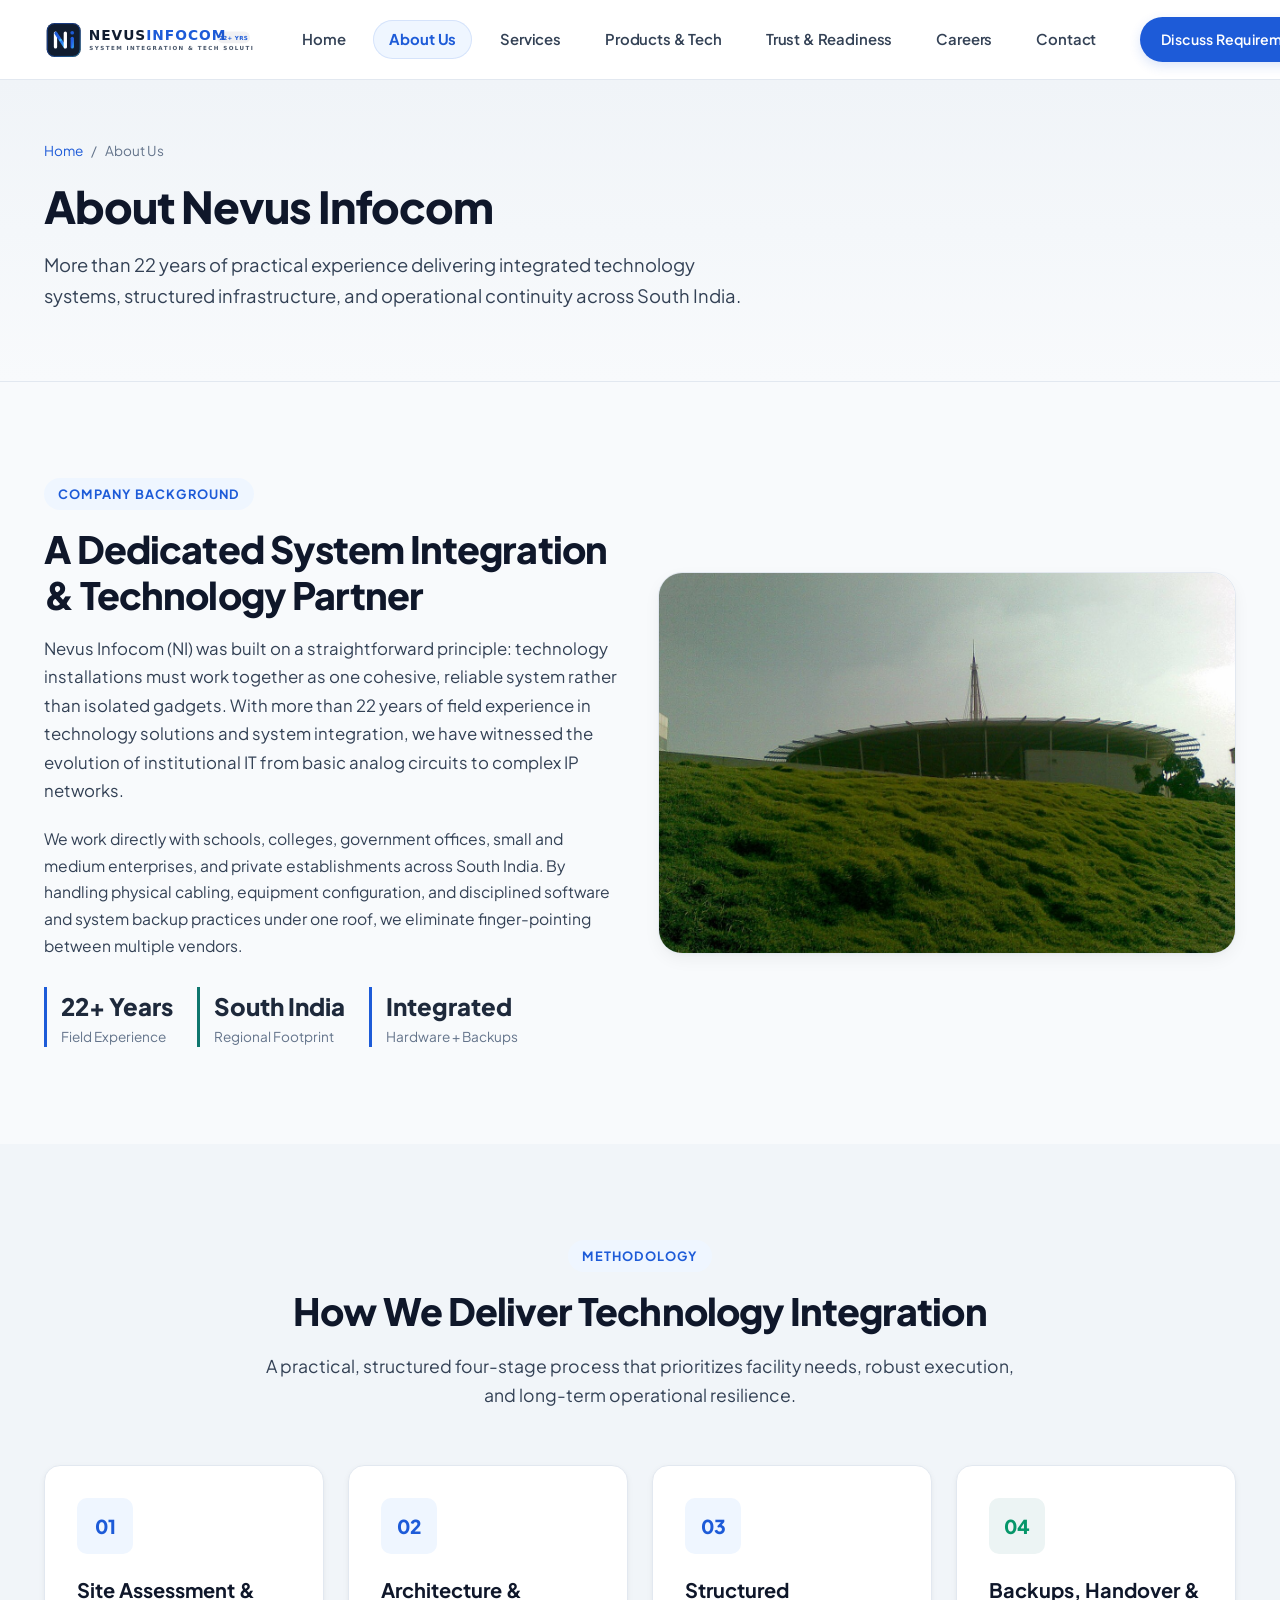
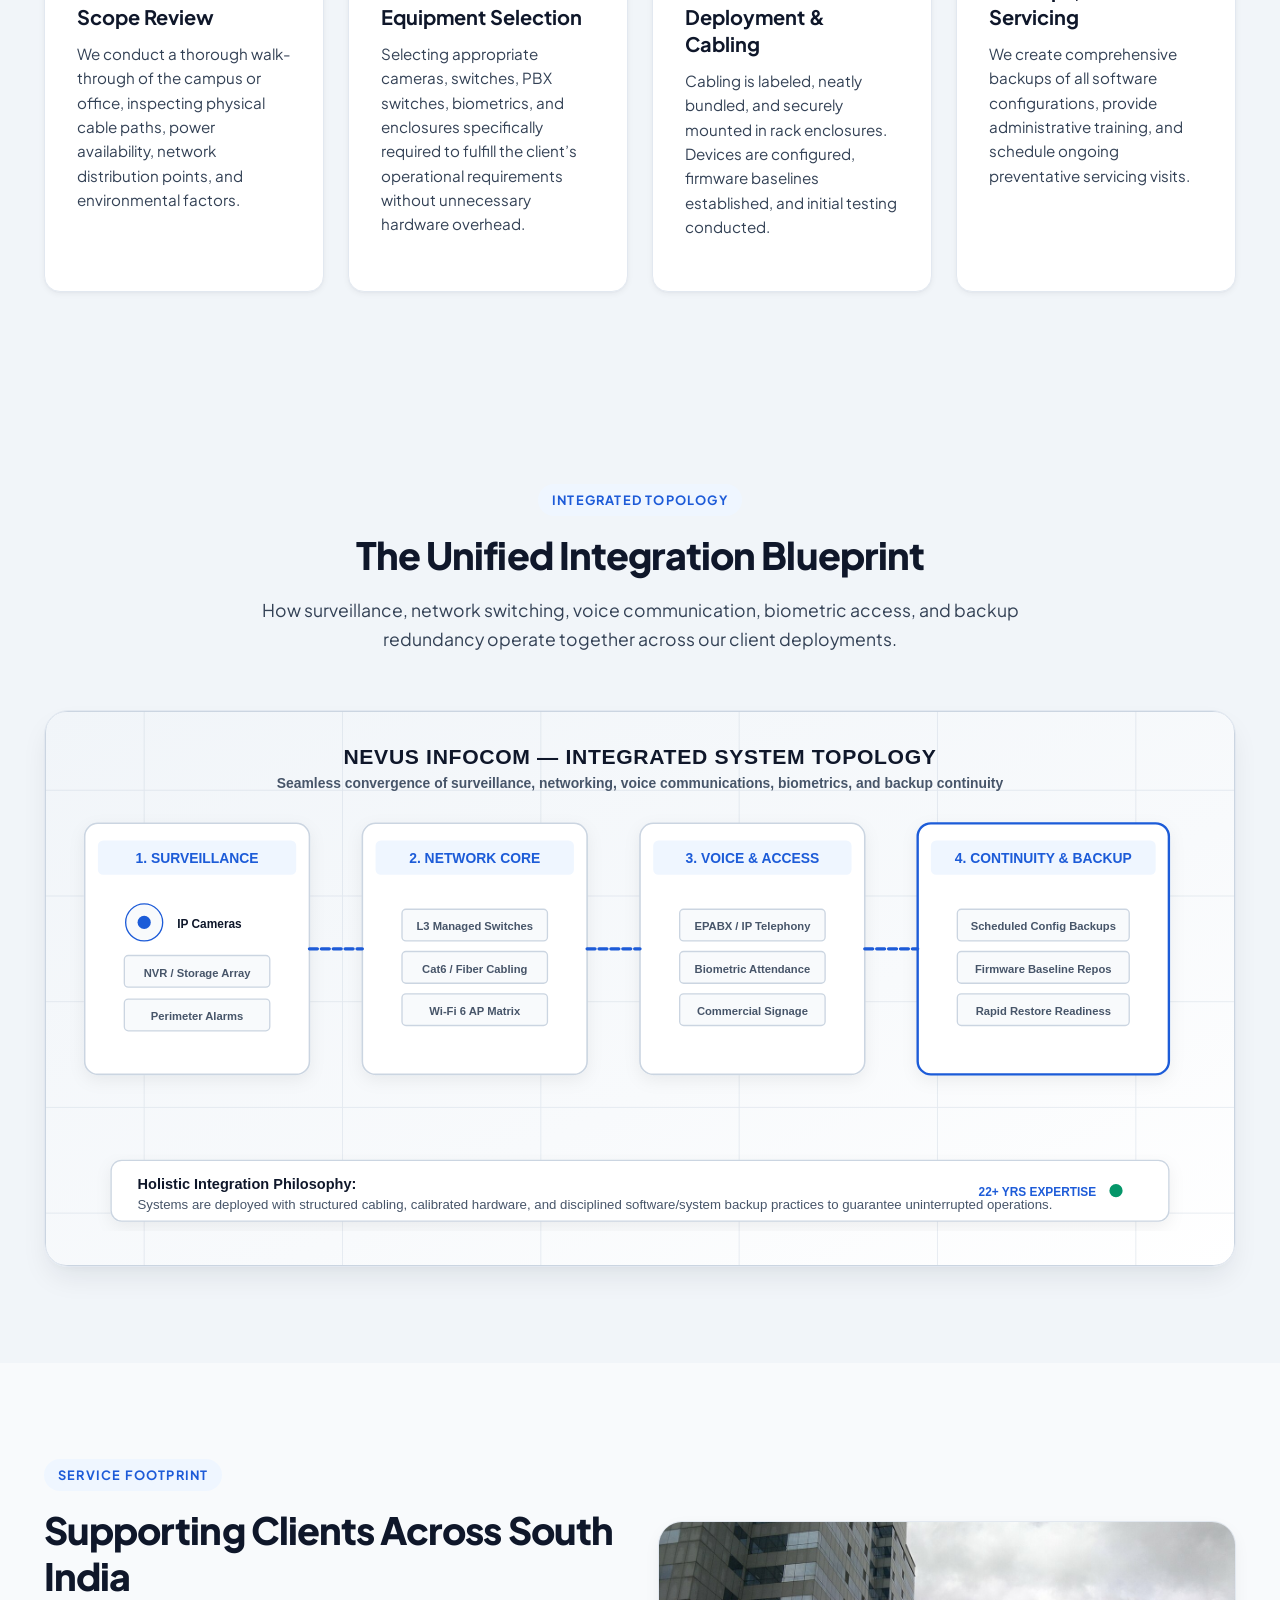
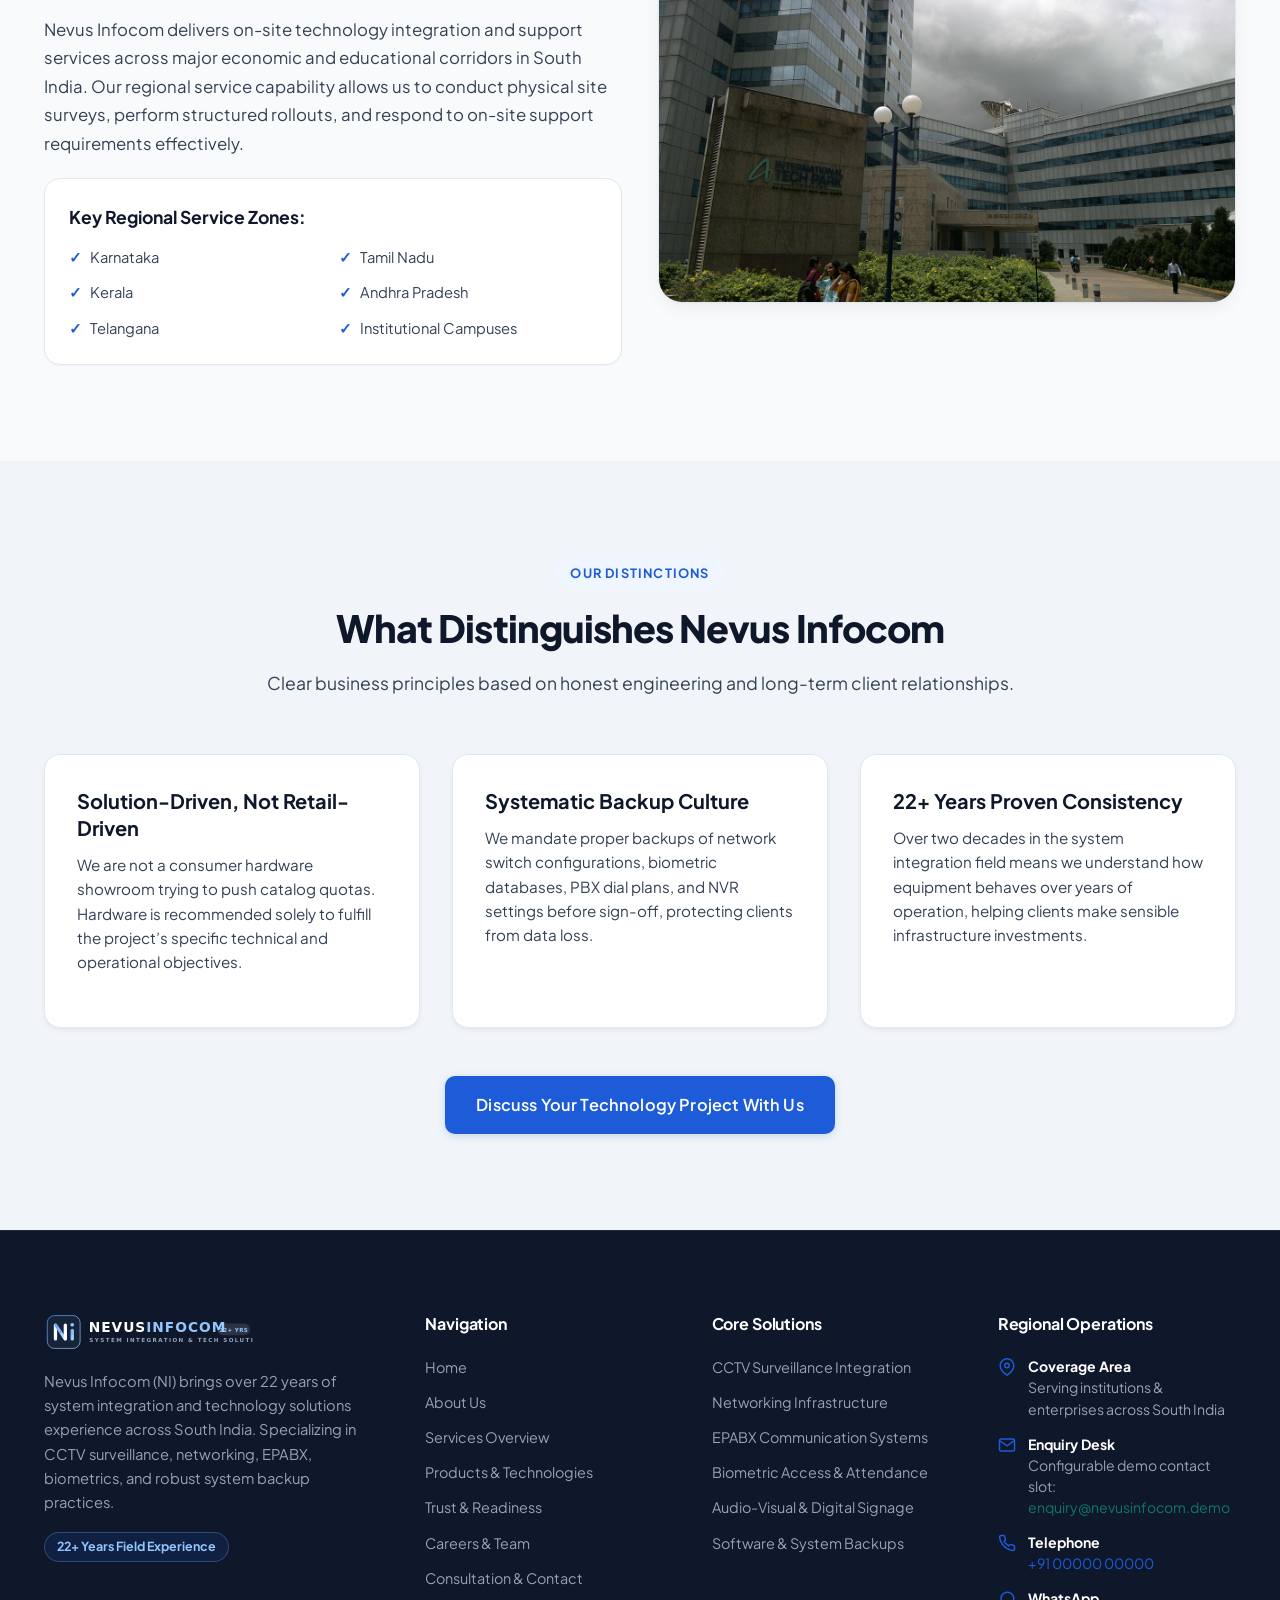
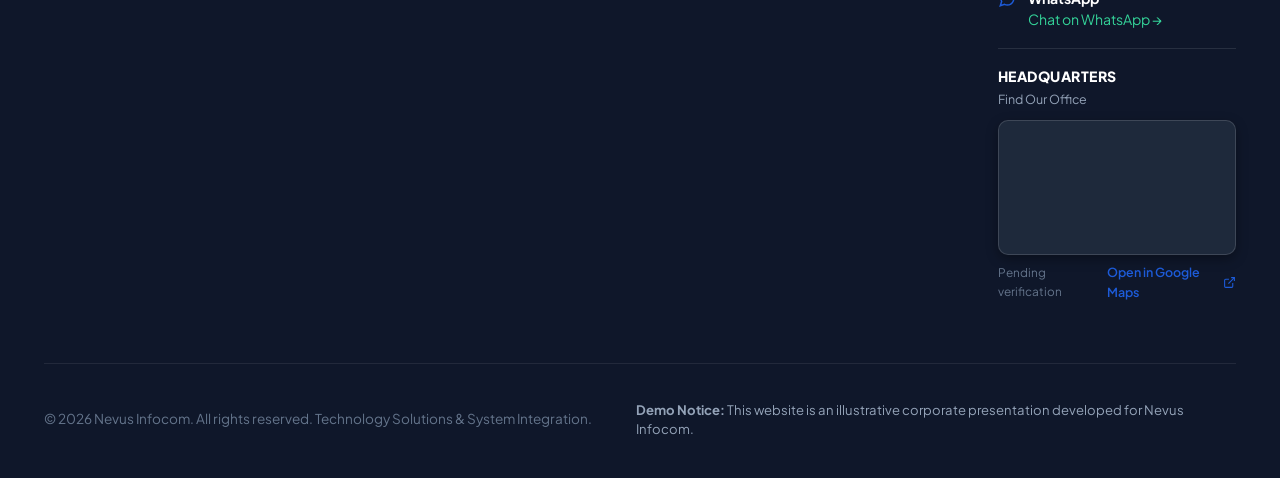
<file: about.html>
<!DOCTYPE html>
<html lang="en">
<head>
  <meta charset="UTF-8">
  <meta name="viewport" content="width=device-width, initial-scale=1.0">
  <title>About Us | Nevus Infocom — 22+ Years in Technology Solutions</title>
  <meta name="description" content="Learn about Nevus Infocom (NI), delivering dependable system integration, surveillance, networking, communications, and system backup practices across South India for more than 22 years.">
  <link rel="icon" type="image/svg+xml" href="images/favicon.svg">
  <link rel="stylesheet" href="css/style.css?v=2.0">
</head>
<body>
  <a href="#main-content" class="skip-link">Skip to main content</a>

  <!-- SITE HEADER -->
  <header class="site-header" role="banner">
    <div class="container header-inner">
      <a href="index.html" class="brand-link" aria-label="Nevus Infocom Home">
        <img src="images/logo.svg" alt="Nevus Infocom" class="brand-logo-img">
      </a>

      <nav class="nav-menu" aria-label="Main Navigation">
        <a href="index.html" class="nav-link">Home</a>
        <a href="about.html" class="nav-link active" aria-current="page">About Us</a>
        <a href="services.html" class="nav-link">Services</a>
        <a href="products.html" class="nav-link">Products &amp; Tech</a>
        <a href="testimonials.html" class="nav-link">Trust &amp; Readiness</a>
        <a href="careers.html" class="nav-link">Careers</a>
        <a href="contact.html" class="nav-link">Contact</a>
      </nav>

      <div class="header-cta-group">
        <a href="contact.html" class="btn btn-primary btn-sm">
          Discuss Requirements
          <svg class="arrow-icon" viewBox="0 0 24 24" fill="none" stroke="currentColor" stroke-width="2.2"><path d="M5 12h14M12 5l7 7-7 7"/></svg>
        </a>
        <button type="button" class="mobile-nav-toggle" id="mobileToggle" aria-label="Open Navigation Menu" aria-expanded="false" aria-controls="mobileDrawer">
          <span></span>
          <span></span>
          <span></span>
        </button>
      </div>
    </div>
  </header>

  <!-- MOBILE NAVIGATION DRAWER -->
  <div class="mobile-drawer" id="mobileDrawer" role="dialog" aria-modal="true" aria-label="Mobile Navigation">
    <div class="mobile-drawer-content">
      <div style="display: flex; justify-content: space-between; align-items: center; margin-bottom: 20px;">
        <img src="images/logo.svg" alt="Nevus Infocom" style="height: 36px;">
        <button type="button" id="mobileCloseBtn" style="background: none; border: none; font-size: 24px; cursor: pointer; color: var(--color-navy-dark);" aria-label="Close Navigation">&times;</button>
      </div>
      <nav aria-label="Mobile Menu" style="display: flex; flex-direction: column; gap: 8px;">
        <a href="index.html" class="nav-link">Home</a>
        <a href="about.html" class="nav-link active">About Us</a>
        <a href="services.html" class="nav-link">Services</a>
        <a href="products.html" class="nav-link">Products &amp; Tech</a>
        <a href="testimonials.html" class="nav-link">Trust &amp; Readiness</a>
        <a href="careers.html" class="nav-link">Careers</a>
        <a href="contact.html" class="nav-link">Contact</a>
      </nav>
      <div class="mobile-drawer-footer">
        <a href="contact.html" class="btn btn-primary" style="width: 100%;">Discuss Requirements</a>
      </div>
    </div>
  </div>

  <main id="main-content">
    <!-- PAGE HERO -->
    <section class="page-hero" aria-labelledby="about-page-title">
      <div class="container">
        <div class="breadcrumbs">
          <a href="index.html">Home</a>
          <span>/</span>
          <span>About Us</span>
        </div>
        <h1 id="about-page-title" class="page-hero-title">About Nevus Infocom</h1>
        <p class="page-hero-desc">
          More than 22 years of practical experience delivering integrated technology systems, structured infrastructure, and operational continuity across South India.
        </p>
      </div>
    </section>

    <!-- 1. COMPANY INTRODUCTION & EXPERIENCE -->
    <section class="section" aria-labelledby="who-we-are-heading">
      <div class="container">
        <div class="grid-2" style="align-items: center;">
          <div class="reveal-on-scroll">
            <span class="section-tag">Company Background</span>
            <h2 id="who-we-are-heading" class="section-title">A Dedicated System Integration &amp; Technology Partner</h2>
            <p style="font-size: 1.05rem; color: var(--color-text-muted); line-height: 1.7; margin-bottom: 20px;">
              Nevus Infocom (NI) was built on a straightforward principle: technology installations must work together as one cohesive, reliable system rather than isolated gadgets. With more than 22 years of field experience in technology solutions and system integration, we have witnessed the evolution of institutional IT from basic analog circuits to complex IP networks.
            </p>
            <p style="font-size: 0.98rem; color: var(--color-text-muted); line-height: 1.7; margin-bottom: 28px;">
              We work directly with schools, colleges, government offices, small and medium enterprises, and private establishments across South India. By handling physical cabling, equipment configuration, and disciplined software and system backup practices under one roof, we eliminate finger-pointing between multiple vendors.
            </p>
            <div style="display: flex; gap: 24px; flex-wrap: wrap;">
              <div style="border-left: 3px solid var(--color-blue-primary); padding-left: 14px;">
                <h4 style="font-size: 1.5rem; font-weight: 800; color: var(--color-navy-dark);">22+ Years</h4>
                <p style="font-size: 0.85rem; color: var(--color-text-faint);">Field Experience</p>
              </div>
              <div style="border-left: 3px solid var(--color-cyan-glow); padding-left: 14px;">
                <h4 style="font-size: 1.5rem; font-weight: 800; color: var(--color-navy-dark);">South India</h4>
                <p style="font-size: 0.85rem; color: var(--color-text-faint);">Regional Footprint</p>
              </div>
              <div style="border-left: 3px solid var(--color-blue-primary); padding-left: 14px;">
                <h4 style="font-size: 1.5rem; font-weight: 800; color: var(--color-navy-dark);">Integrated</h4>
                <p style="font-size: 0.85rem; color: var(--color-text-faint);">Hardware + Backups</p>
              </div>
            </div>
          </div>

          <div class="reveal-on-scroll delay-2 service-detail-visual">
            <img src="images/about-integration.jpg" alt="Infosys Bangalore enterprise campus and engineering facility" class="section-feature-img" loading="lazy">
          </div>
        </div>
      </div>
    </section>

    <!-- 2. OUR APPROACH TO TECHNOLOGY SOLUTIONS -->
    <section class="section section-alt" aria-labelledby="approach-heading">
      <div class="container">
        <div class="section-header reveal-on-scroll">
          <span class="section-tag">Methodology</span>
          <h2 id="approach-heading" class="section-title">How We Deliver Technology Integration</h2>
          <p class="section-subtitle">
            A practical, structured four-stage process that prioritizes facility needs, robust execution, and long-term operational resilience.
          </p>
        </div>

        <div class="grid-4">
          <div class="tech-card reveal-on-scroll delay-1">
            <div class="tech-card-icon" style="background: var(--color-blue-light); color: var(--color-blue-primary);">
              <span style="font-weight: 800; font-size: 1.2rem;">01</span>
            </div>
            <h3 class="tech-card-title">Site Assessment &amp; Scope Review</h3>
            <p class="tech-card-desc">
              We conduct a thorough walk-through of the campus or office, inspecting physical cable paths, power availability, network distribution points, and environmental factors.
            </p>
          </div>

          <div class="tech-card reveal-on-scroll delay-2">
            <div class="tech-card-icon" style="background: var(--color-blue-light); color: var(--color-blue-primary);">
              <span style="font-weight: 800; font-size: 1.2rem;">02</span>
            </div>
            <h3 class="tech-card-title">Architecture &amp; Equipment Selection</h3>
            <p class="tech-card-desc">
              Selecting appropriate cameras, switches, PBX switches, biometrics, and enclosures specifically required to fulfill the client’s operational requirements without unnecessary hardware overhead.
            </p>
          </div>

          <div class="tech-card reveal-on-scroll delay-3">
            <div class="tech-card-icon" style="background: var(--color-blue-light); color: var(--color-blue-primary);">
              <span style="font-weight: 800; font-size: 1.2rem;">03</span>
            </div>
            <h3 class="tech-card-title">Structured Deployment &amp; Cabling</h3>
            <p class="tech-card-desc">
              Cabling is labeled, neatly bundled, and securely mounted in rack enclosures. Devices are configured, firmware baselines established, and initial testing conducted.
            </p>
          </div>

          <div class="tech-card reveal-on-scroll delay-4">
            <div class="tech-card-icon" style="background: var(--color-cyan-faint); color: #059669;">
              <span style="font-weight: 800; font-size: 1.2rem;">04</span>
            </div>
            <h3 class="tech-card-title">Backups, Handover &amp; Servicing</h3>
            <p class="tech-card-desc">
              We create comprehensive backups of all software configurations, provide administrative training, and schedule ongoing preventative servicing visits.
            </p>
          </div>
        </div>
      </div>
    </section>

    <!-- 3. SYSTEM ARCHITECTURE VISUALIZATION -->
    <section class="section section-alt" aria-labelledby="topology-heading">
      <div class="container">
        <div class="section-header reveal-on-scroll">
          <span class="section-tag">Integrated Topology</span>
          <h2 id="topology-heading" class="section-title">The Unified Integration Blueprint</h2>
          <p class="section-subtitle">
            How surveillance, network switching, voice communication, biometric access, and backup redundancy operate together across our client deployments.
          </p>
        </div>

        <div style="border-radius: var(--radius-xl); overflow: hidden; border: 1px solid var(--color-border-subtle); box-shadow: var(--shadow-lg);" class="reveal-on-scroll">
          <img src="images/system-architecture.svg" alt="Nevus Infocom Integrated System Topology Architecture">
        </div>
      </div>
    </section>

    <!-- 4. REGIONAL SERVICE FOOTPRINT -->
    <section class="section" aria-labelledby="regional-heading">
      <div class="container">
        <div class="grid-2" style="align-items: center;">
          <div class="reveal-on-scroll">
            <span class="section-tag">Service Footprint</span>
            <h2 id="regional-heading" class="section-title">Supporting Clients Across South India</h2>
            <p style="font-size: 1.05rem; color: var(--color-text-muted); line-height: 1.7; margin-bottom: 20px;">
              Nevus Infocom delivers on-site technology integration and support services across major economic and educational corridors in South India. Our regional service capability allows us to conduct physical site surveys, perform structured rollouts, and respond to on-site support requirements effectively.
            </p>
            <div style="background: var(--color-surface-white); border: 1px solid var(--color-border-subtle); border-radius: var(--radius-lg); padding: 24px; box-shadow: var(--shadow-xs);">
              <h4 style="font-size: 1.1rem; font-weight: 700; color: var(--color-text-main); margin-bottom: 14px;">Key Regional Service Zones:</h4>
              <ul style="display: grid; grid-template-columns: 1fr 1fr; gap: 12px; font-size: 0.92rem; color: var(--color-text-muted);">
                <li style="display: flex; align-items: center; gap: 8px;">
                  <span style="color: var(--color-blue-primary); font-weight: bold;">✓</span> Karnataka
                </li>
                <li style="display: flex; align-items: center; gap: 8px;">
                  <span style="color: var(--color-blue-primary); font-weight: bold;">✓</span> Tamil Nadu
                </li>
                <li style="display: flex; align-items: center; gap: 8px;">
                  <span style="color: var(--color-blue-primary); font-weight: bold;">✓</span> Kerala
                </li>
                <li style="display: flex; align-items: center; gap: 8px;">
                  <span style="color: var(--color-blue-primary); font-weight: bold;">✓</span> Andhra Pradesh
                </li>
                <li style="display: flex; align-items: center; gap: 8px;">
                  <span style="color: var(--color-blue-primary); font-weight: bold;">✓</span> Telangana
                </li>
                <li style="display: flex; align-items: center; gap: 8px;">
                  <span style="color: var(--color-blue-primary); font-weight: bold;">✓</span> Institutional Campuses
                </li>
              </ul>
            </div>
          </div>

          <div class="reveal-on-scroll delay-2 service-detail-visual">
            <img src="images/about-regional-footprint.jpg" alt="International Tech Park Bangalore (ITPL) regional technology campus" class="section-feature-img" loading="lazy">
          </div>
        </div>
      </div>
    </section>

    <!-- 5. WHAT SETS US APART -->
    <section class="section section-alt" aria-labelledby="distinct-heading">
      <div class="container">
        <div class="section-header reveal-on-scroll">
          <span class="section-tag">Our Distinctions</span>
          <h2 id="distinct-heading" class="section-title">What Distinguishes Nevus Infocom</h2>
          <p class="section-subtitle">
            Clear business principles based on honest engineering and long-term client relationships.
          </p>
        </div>

        <div class="grid-3">
          <div class="tech-card reveal-on-scroll delay-1">
            <h3 class="tech-card-title">Solution-Driven, Not Retail-Driven</h3>
            <p class="tech-card-desc">
              We are not a consumer hardware showroom trying to push catalog quotas. Hardware is recommended solely to fulfill the project’s specific technical and operational objectives.
            </p>
          </div>

          <div class="tech-card reveal-on-scroll delay-2">
            <h3 class="tech-card-title">Systematic Backup Culture</h3>
            <p class="tech-card-desc">
              We mandate proper backups of network switch configurations, biometric databases, PBX dial plans, and NVR settings before sign-off, protecting clients from data loss.
            </p>
          </div>

          <div class="tech-card reveal-on-scroll delay-3">
            <h3 class="tech-card-title">22+ Years Proven Consistency</h3>
            <p class="tech-card-desc">
              Over two decades in the system integration field means we understand how equipment behaves over years of operation, helping clients make sensible infrastructure investments.
            </p>
          </div>
        </div>

        <div style="text-align: center; margin-top: 48px;" class="reveal-on-scroll">
          <a href="contact.html" class="btn btn-primary btn-lg">Discuss Your Technology Project With Us</a>
        </div>
      </div>
    </section>
  </main>

  <!-- SITE FOOTER -->
  <footer class="site-footer" role="contentinfo">
    <div class="container">
      <div class="footer-top">
        <div class="footer-brand">
          <a href="index.html" aria-label="Nevus Infocom Home">
            <img src="images/logo-light.svg" alt="Nevus Infocom" style="height: 42px;">
          </a>
          <p>
            Nevus Infocom (NI) brings over 22 years of system integration and technology solutions experience across South India. Specializing in CCTV surveillance, networking, EPABX, biometrics, and robust system backup practices.
          </p>
          <div class="footer-badge-experience">
            <span>22+ Years Field Experience</span>
          </div>
        </div>

        <div class="footer-col">
          <h4>Navigation</h4>
          <div class="footer-links">
            <a href="index.html">Home</a>
            <a href="about.html">About Us</a>
            <a href="services.html">Services Overview</a>
            <a href="products.html">Products &amp; Technologies</a>
            <a href="testimonials.html">Trust &amp; Readiness</a>
            <a href="careers.html">Careers &amp; Team</a>
            <a href="contact.html">Consultation &amp; Contact</a>
          </div>
        </div>

        <div class="footer-col">
          <h4>Core Solutions</h4>
          <div class="footer-links">
            <a href="services.html#cctv">CCTV Surveillance Integration</a>
            <a href="services.html#networking">Networking Infrastructure</a>
            <a href="services.html#epabx">EPABX Communication Systems</a>
            <a href="services.html#biometrics">Biometric Access &amp; Attendance</a>
            <a href="services.html#av-signage">Audio-Visual &amp; Digital Signage</a>
            <a href="services.html#servicing">Software &amp; System Backups</a>
          </div>
        </div>

        <div class="footer-col">
          <h4>Regional Operations</h4>
          <div class="footer-contact-item">
            <svg viewBox="0 0 24 24" fill="none" stroke="currentColor" stroke-width="2"><path d="M21 10c0 7-9 13-9 13s-9-6-9-13a9 9 0 0 1 18 0z"/><circle cx="12" cy="10" r="3"/></svg>
            <div>
              <strong style="color: #FFFFFF; display: block;">Coverage Area</strong>
              <span>Serving institutions &amp; enterprises across South India</span>
            </div>
          </div>
          <div class="footer-contact-item">
            <svg viewBox="0 0 24 24" fill="none" stroke="currentColor" stroke-width="2"><path d="M4 4h16c1.1 0 2 .9 2 2v12c0 1.1-.9 2-2 2H4c-1.1 0-2-.9-2-2V6c0-1.1.9-2 2-2z"/><polyline points="22,6 12,13 2,6"/></svg>
            <div>
              <strong style="color: #FFFFFF; display: block;">Enquiry Desk</strong>
              <span>Configurable demo contact slot: <span style="color: var(--color-cyan-glow);">enquiry@nevusinfocom.demo</span></span>
            </div>
          </div>
          <div class="footer-contact-item">
            <svg viewBox="0 0 24 24" fill="none" stroke="currentColor" stroke-width="2"><path d="M22 16.92v3a2 2 0 0 1-2.18 2 19.79 19.79 0 0 1-8.63-3.07 19.5 19.5 0 0 1-6-6 19.79 19.79 0 0 1-3.07-8.67A2 2 0 0 1 4.11 2h3a2 2 0 0 1 2 1.72 12.84 12.84 0 0 0 .7 2.81 2 2 0 0 1-.45 2.11L8.09 9.91a16 16 0 0 0 6 6l1.27-1.27a2 2 0 0 1 2.11-.45 12.84 12.84 0 0 0 2.81.7A2 2 0 0 1 22 16.92z"/></svg>
            <div>
              <strong style="color: #FFFFFF; display: block;">Telephone</strong>
              <a href="tel:+910000000000" style="color: var(--color-sky-accent); text-decoration: none;">+91 00000 00000</a>
            </div>
          </div>
          <div class="footer-contact-item">
            <svg viewBox="0 0 24 24" fill="none" stroke="currentColor" stroke-width="2"><path d="M21 11.5a8.38 8.38 0 0 1-.9 3.8 8.5 8.5 0 0 1-7.6 4.7 8.38 8.38 0 0 1-3.8-.9L3 21l1.9-5.7a8.38 8.38 0 0 1-.9-3.8 8.5 8.5 0 0 1 4.7-7.6 8.38 8.38 0 0 1 3.8-.9h.5a8.48 8.48 0 0 1 8 8v.5z"/></svg>
            <div>
              <strong style="color: #FFFFFF; display: block;">WhatsApp</strong>
              <a href="https://wa.me/910000000000" target="_blank" rel="noopener noreferrer" style="color: #34D399; text-decoration: none;">Chat on WhatsApp &rarr;</a>
            </div>
          </div>

          <!-- FOOTER MAP SECTION -->
          <div class="footer-map-widget">
            <div class="footer-map-header">
              <span class="footer-map-title">HEADQUARTERS</span>
              <span class="footer-map-subtitle">Find Our Office</span>
            </div>
            <div class="footer-map-frame-box">
              <iframe
                class="footer-map-iframe"
                src="https://maps.google.com/maps?q=South+India&t=&z=5&ie=UTF8&iwloc=&output=embed"
                title="Google Maps embed showing Nevus Infocom Regional Operations and Office Location"
                loading="lazy"
                referrerpolicy="no-referrer-when-downgrade"
                aria-label="Google Map: Headquarters and Regional Operations">
              </iframe>
            </div>
            <div class="footer-map-footer-links">
              <span class="footer-map-status-pill">Pending verification</span>
              <a href="https://maps.google.com/?q=South+India" target="_blank" rel="noopener noreferrer" class="footer-map-link">
                <span>Open in Google Maps</span>
                <svg viewBox="0 0 24 24" fill="none" stroke="currentColor" stroke-width="2"><path d="M18 13v6a2 2 0 0 1-2 2H5a2 2 0 0 1-2-2V8a2 2 0 0 1 2-2h6"/><polyline points="15 3 21 3 21 9"/><line x1="10" y1="14" x2="21" y2="3"/></svg>
              </a>
            </div>
          </div>
        </div>
      </div>

      <div class="footer-bottom">
        <p>&copy; 2026 Nevus Infocom. All rights reserved. Technology Solutions &amp; System Integration.</p>
        <p class="footer-demo-disclaimer">
          <strong>Demo Notice:</strong> This website is an illustrative corporate presentation developed for Nevus Infocom.
        </p>
      </div>
    </div>
  </footer>

  <script src="js/main.js?v=2.0"></script>
</body>
</html>
</file>
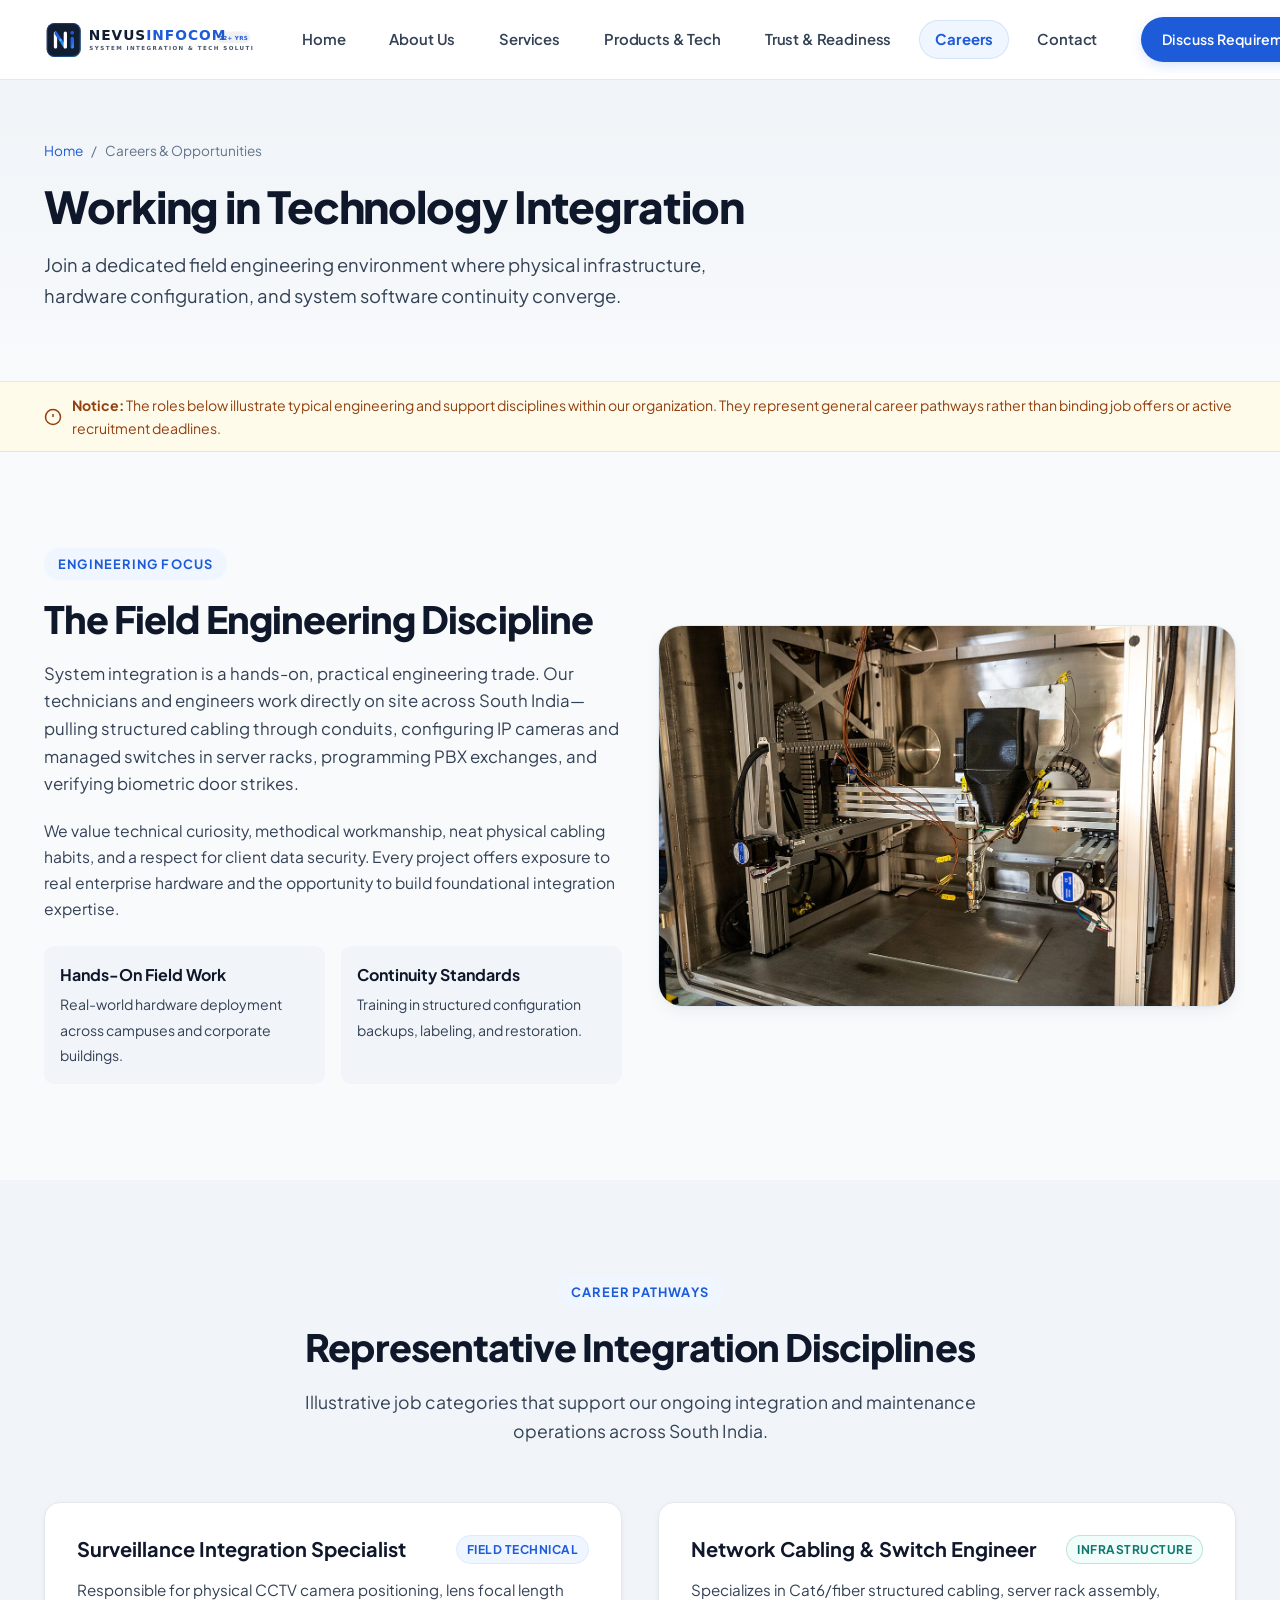
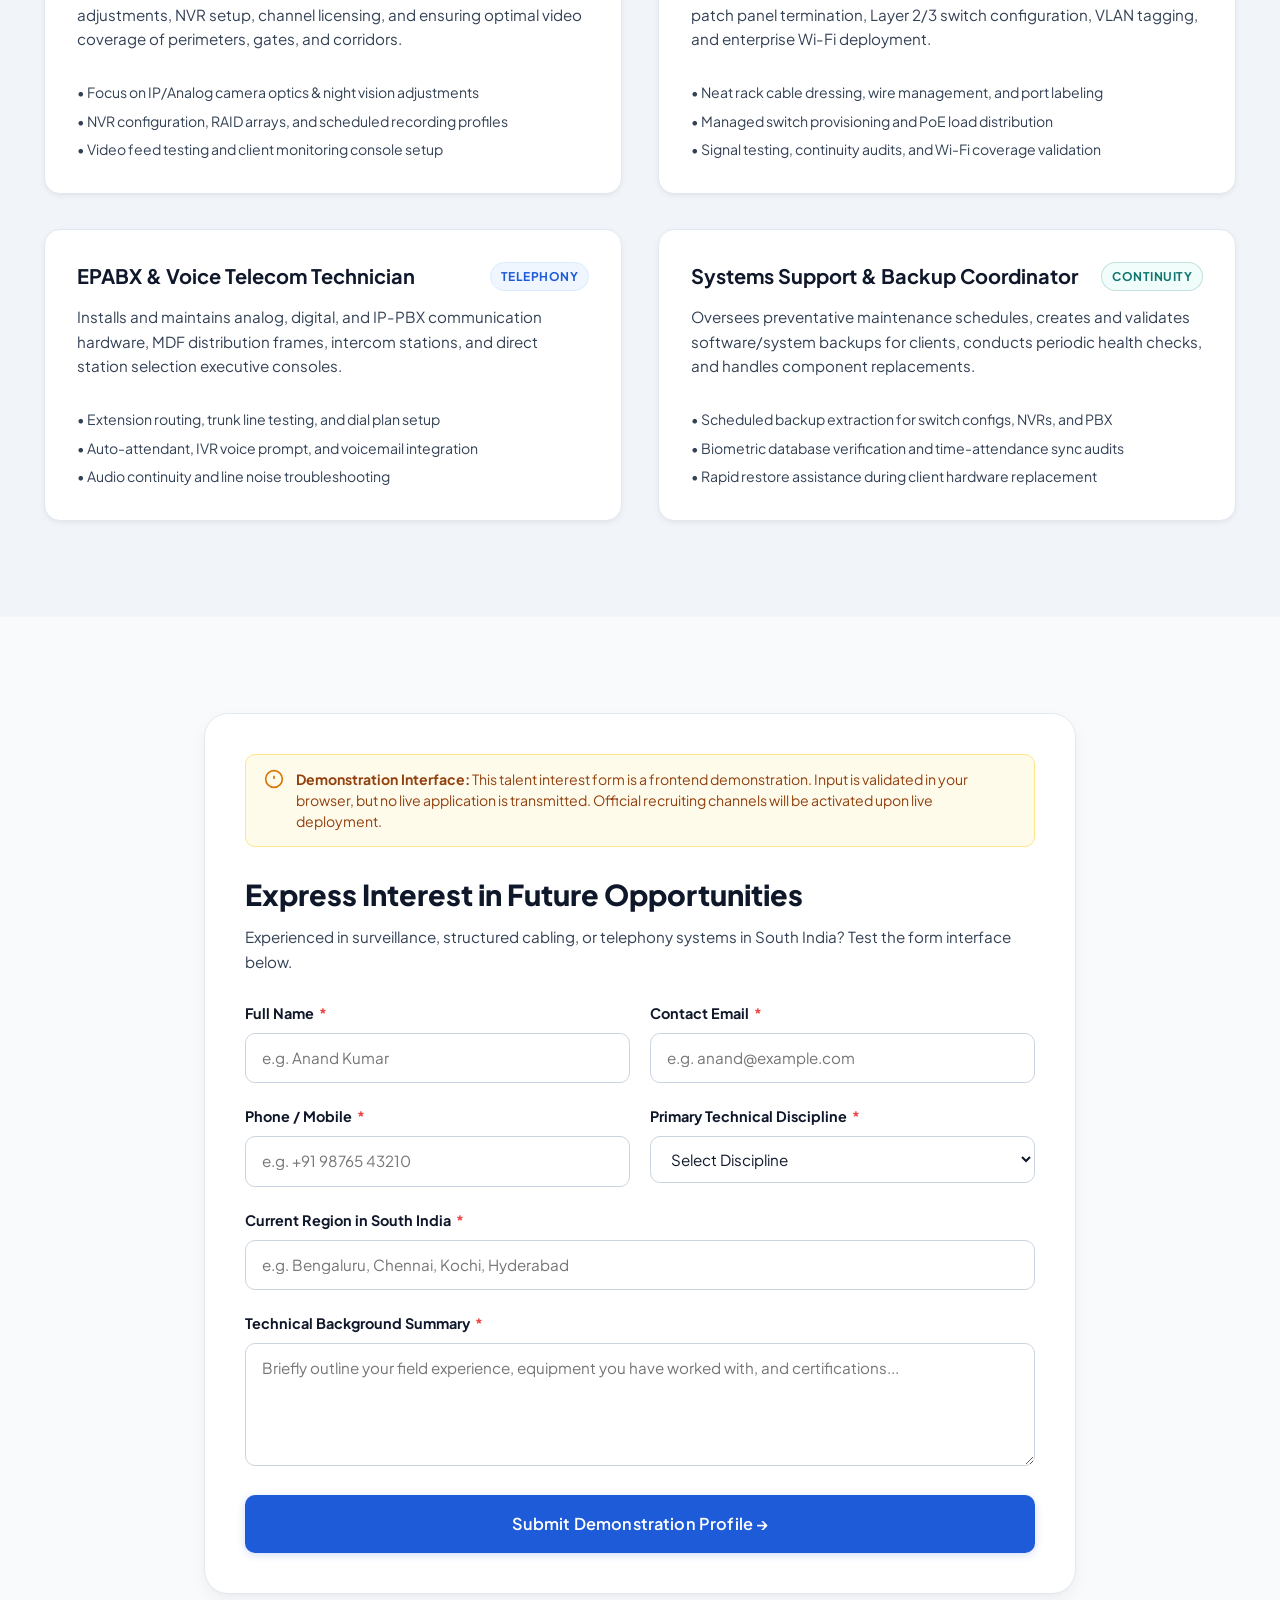
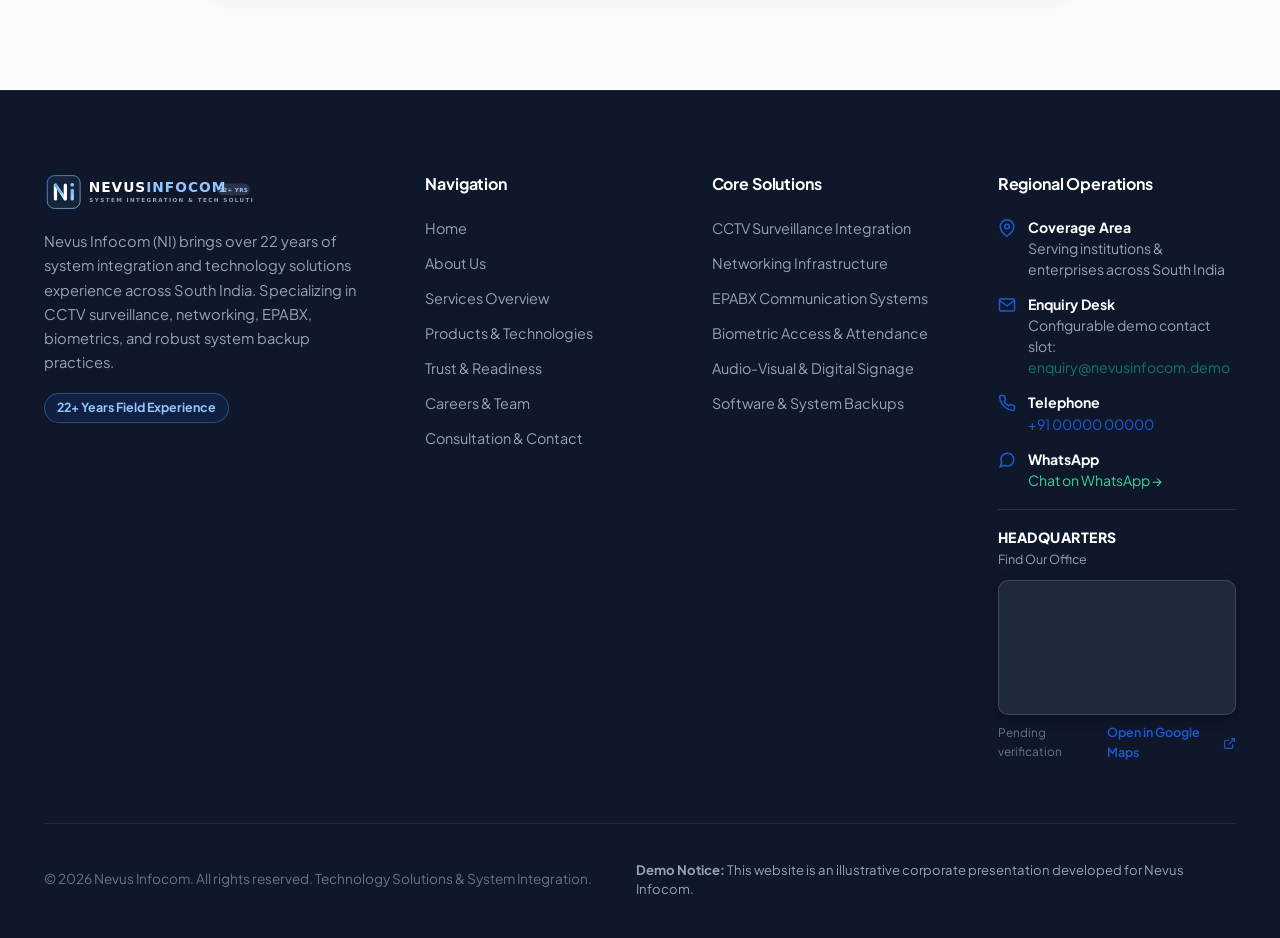
<file: careers.html>
<!DOCTYPE html>
<html lang="en">
<head>
  <meta charset="UTF-8">
  <meta name="viewport" content="width=device-width, initial-scale=1.0">
  <title>Careers &amp; Opportunities | Nevus Infocom — Technology Solutions Team</title>
  <meta name="description" content="Explore career pathways in system integration, structured networking, surveillance engineering, and communication infrastructure with Nevus Infocom across South India.">
  <link rel="icon" type="image/svg+xml" href="images/favicon.svg">
  <link rel="stylesheet" href="css/style.css?v=2.0">
</head>
<body>
  <a href="#main-content" class="skip-link">Skip to main content</a>

  <!-- SITE HEADER -->
  <header class="site-header" role="banner">
    <div class="container header-inner">
      <a href="index.html" class="brand-link" aria-label="Nevus Infocom Home">
        <img src="images/logo.svg" alt="Nevus Infocom" class="brand-logo-img">
      </a>

      <nav class="nav-menu" aria-label="Main Navigation">
        <a href="index.html" class="nav-link">Home</a>
        <a href="about.html" class="nav-link">About Us</a>
        <a href="services.html" class="nav-link">Services</a>
        <a href="products.html" class="nav-link">Products &amp; Tech</a>
        <a href="testimonials.html" class="nav-link">Trust &amp; Readiness</a>
        <a href="careers.html" class="nav-link active" aria-current="page">Careers</a>
        <a href="contact.html" class="nav-link">Contact</a>
      </nav>

      <div class="header-cta-group">
        <a href="contact.html" class="btn btn-primary btn-sm">
          Discuss Requirements
          <svg class="arrow-icon" viewBox="0 0 24 24" fill="none" stroke="currentColor" stroke-width="2.2"><path d="M5 12h14M12 5l7 7-7 7"/></svg>
        </a>
        <button type="button" class="mobile-nav-toggle" id="mobileToggle" aria-label="Open Navigation Menu" aria-expanded="false" aria-controls="mobileDrawer">
          <span></span>
          <span></span>
          <span></span>
        </button>
      </div>
    </div>
  </header>

  <!-- MOBILE NAVIGATION DRAWER -->
  <div class="mobile-drawer" id="mobileDrawer" role="dialog" aria-modal="true" aria-label="Mobile Navigation">
    <div class="mobile-drawer-content">
      <div style="display: flex; justify-content: space-between; align-items: center; margin-bottom: 20px;">
        <img src="images/logo.svg" alt="Nevus Infocom" style="height: 36px;">
        <button type="button" id="mobileCloseBtn" style="background: none; border: none; font-size: 24px; cursor: pointer; color: var(--color-navy-dark);" aria-label="Close Navigation">&times;</button>
      </div>
      <nav aria-label="Mobile Menu" style="display: flex; flex-direction: column; gap: 8px;">
        <a href="index.html" class="nav-link">Home</a>
        <a href="about.html" class="nav-link">About Us</a>
        <a href="services.html" class="nav-link">Services</a>
        <a href="products.html" class="nav-link">Products &amp; Tech</a>
        <a href="testimonials.html" class="nav-link">Trust &amp; Readiness</a>
        <a href="careers.html" class="nav-link active">Careers</a>
        <a href="contact.html" class="nav-link">Contact</a>
      </nav>
      <div class="mobile-drawer-footer">
        <a href="contact.html" class="btn btn-primary" style="width: 100%;">Discuss Requirements</a>
      </div>
    </div>
  </div>

  <main id="main-content">
    <!-- PAGE HERO -->
    <section class="page-hero" aria-labelledby="careers-page-title">
      <div class="container">
        <div class="breadcrumbs">
          <a href="index.html">Home</a>
          <span>/</span>
          <span>Careers &amp; Opportunities</span>
        </div>
        <h1 id="careers-page-title" class="page-hero-title">Working in Technology Integration</h1>
        <p class="page-hero-desc">
          Join a dedicated field engineering environment where physical infrastructure, hardware configuration, and system software continuity converge.
        </p>
      </div>
    </section>

    <!-- NOTICE: ILLUSTRATIVE CAREER OPPORTUNITIES -->
    <div style="background: #FFFBEB; border-bottom: 1px solid #FDE68A; padding: 12px 0;">
      <div class="container" style="display: flex; align-items: center; gap: 10px; font-size: 0.88rem; color: #92400E;">
        <svg viewBox="0 0 24 24" fill="none" stroke="currentColor" stroke-width="2" style="width: 18px; height: 18px; flex-shrink: 0;"><circle cx="12" cy="12" r="10"/><line x1="12" y1="8" x2="12" y2="12"/><line x1="12" y1="16" x2="12.01" y2="16"/></svg>
        <span>
          <strong>Notice:</strong> The roles below illustrate typical engineering and support disciplines within our organization. They represent general career pathways rather than binding job offers or active recruitment deadlines.
        </span>
      </div>
    </div>

    <!-- 1. WORKING AT NEVUS INFOCOM -->
    <section class="section" aria-labelledby="culture-heading">
      <div class="container">
        <div class="grid-2" style="align-items: center;">
          <div class="reveal-on-scroll">
            <span class="section-tag">Engineering Focus</span>
            <h2 id="culture-heading" class="section-title">The Field Engineering Discipline</h2>
            <p style="font-size: 1.05rem; color: var(--color-text-muted); line-height: 1.65; margin-bottom: 20px;">
              System integration is a hands-on, practical engineering trade. Our technicians and engineers work directly on site across South India—pulling structured cabling through conduits, configuring IP cameras and managed switches in server racks, programming PBX exchanges, and verifying biometric door strikes.
            </p>
            <p style="font-size: 0.98rem; color: var(--color-text-muted); line-height: 1.65; margin-bottom: 24px;">
              We value technical curiosity, methodical workmanship, neat physical cabling habits, and a respect for client data security. Every project offers exposure to real enterprise hardware and the opportunity to build foundational integration expertise.
            </p>

            <div style="display: grid; grid-template-columns: 1fr 1fr; gap: 16px;">
              <div style="background: var(--color-bg-alt); padding: 16px; border-radius: var(--radius-md);">
                <strong style="color: var(--color-text-main); display: block; margin-bottom: 4px;">Hands-On Field Work</strong>
                <span style="font-size: 0.88rem; color: var(--color-text-muted);">Real-world hardware deployment across campuses and corporate buildings.</span>
              </div>
              <div style="background: var(--color-bg-alt); padding: 16px; border-radius: var(--radius-md);">
                <strong style="color: var(--color-text-main); display: block; margin-bottom: 4px;">Continuity Standards</strong>
                <span style="font-size: 0.88rem; color: var(--color-text-muted);">Training in structured configuration backups, labeling, and restoration.</span>
              </div>
            </div>
          </div>

          <div class="reveal-on-scroll delay-2 service-detail-visual">
            <img src="images/careers-engineering-team.jpg" alt="Nevus Infocom engineering and technology team collaborating on enterprise systems integration" class="section-feature-img" loading="lazy">
          </div>
        </div>
      </div>
    </section>

    <!-- 2. ILLUSTRATIVE ROLE DISCIPLINES -->
    <section class="section section-alt" aria-labelledby="roles-heading">
      <div class="container">
        <div class="section-header reveal-on-scroll">
          <span class="section-tag">Career Pathways</span>
          <h2 id="roles-heading" class="section-title">Representative Integration Disciplines</h2>
          <p class="section-subtitle">
            Illustrative job categories that support our ongoing integration and maintenance operations across South India.
          </p>
        </div>

        <div class="grid-2">
          <!-- Role 1 -->
          <div class="tech-card reveal-on-scroll delay-1">
            <div style="display: flex; justify-content: space-between; align-items: flex-start; margin-bottom: 14px;">
              <h3 class="tech-card-title" style="margin-bottom: 0;">Surveillance Integration Specialist</h3>
              <span class="badge badge-blue">Field Technical</span>
            </div>
            <p class="tech-card-desc">
              Responsible for physical CCTV camera positioning, lens focal length adjustments, NVR setup, channel licensing, and ensuring optimal video coverage of perimeters, gates, and corridors.
            </p>
            <ul style="font-size: 0.88rem; color: var(--color-text-muted); display: flex; flex-direction: column; gap: 6px; margin-top: 10px;">
              <li>• Focus on IP/Analog camera optics &amp; night vision adjustments</li>
              <li>• NVR configuration, RAID arrays, and scheduled recording profiles</li>
              <li>• Video feed testing and client monitoring console setup</li>
            </ul>
          </div>

          <!-- Role 2 -->
          <div class="tech-card reveal-on-scroll delay-2">
            <div style="display: flex; justify-content: space-between; align-items: flex-start; margin-bottom: 14px;">
              <h3 class="tech-card-title" style="margin-bottom: 0;">Network Cabling &amp; Switch Engineer</h3>
              <span class="badge badge-cyan">Infrastructure</span>
            </div>
            <p class="tech-card-desc">
              Specializes in Cat6/fiber structured cabling, server rack assembly, patch panel termination, Layer 2/3 switch configuration, VLAN tagging, and enterprise Wi-Fi deployment.
            </p>
            <ul style="font-size: 0.88rem; color: var(--color-text-muted); display: flex; flex-direction: column; gap: 6px; margin-top: 10px;">
              <li>• Neat rack cable dressing, wire management, and port labeling</li>
              <li>• Managed switch provisioning and PoE load distribution</li>
              <li>• Signal testing, continuity audits, and Wi-Fi coverage validation</li>
            </ul>
          </div>

          <!-- Role 3 -->
          <div class="tech-card reveal-on-scroll delay-3">
            <div style="display: flex; justify-content: space-between; align-items: flex-start; margin-bottom: 14px;">
              <h3 class="tech-card-title" style="margin-bottom: 0;">EPABX &amp; Voice Telecom Technician</h3>
              <span class="badge badge-blue">Telephony</span>
            </div>
            <p class="tech-card-desc">
              Installs and maintains analog, digital, and IP-PBX communication hardware, MDF distribution frames, intercom stations, and direct station selection executive consoles.
            </p>
            <ul style="font-size: 0.88rem; color: var(--color-text-muted); display: flex; flex-direction: column; gap: 6px; margin-top: 10px;">
              <li>• Extension routing, trunk line testing, and dial plan setup</li>
              <li>• Auto-attendant, IVR voice prompt, and voicemail integration</li>
              <li>• Audio continuity and line noise troubleshooting</li>
            </ul>
          </div>

          <!-- Role 4 -->
          <div class="tech-card reveal-on-scroll delay-4">
            <div style="display: flex; justify-content: space-between; align-items: flex-start; margin-bottom: 14px;">
              <h3 class="tech-card-title" style="margin-bottom: 0;">Systems Support &amp; Backup Coordinator</h3>
              <span class="badge badge-cyan">Continuity</span>
            </div>
            <p class="tech-card-desc">
              Oversees preventative maintenance schedules, creates and validates software/system backups for clients, conducts periodic health checks, and handles component replacements.
            </p>
            <ul style="font-size: 0.88rem; color: var(--color-text-muted); display: flex; flex-direction: column; gap: 6px; margin-top: 10px;">
              <li>• Scheduled backup extraction for switch configs, NVRs, and PBX</li>
              <li>• Biometric database verification and time-attendance sync audits</li>
              <li>• Rapid restore assistance during client hardware replacement</li>
            </ul>
          </div>
        </div>
      </div>
    </section>

    <!-- 3. DEMO APPLICATION INTERFACE (FRONTEND-ONLY) -->
    <section class="section" aria-labelledby="apply-heading">
      <div class="container container-narrow">
        <div class="form-card reveal-on-scroll">
          <div class="demo-banner">
            <svg viewBox="0 0 24 24" fill="none" stroke="currentColor" stroke-width="2"><circle cx="12" cy="12" r="10"/><line x1="12" y1="8" x2="12" y2="12"/><line x1="12" y1="16" x2="12.01" y2="16"/></svg>
            <div>
              <strong>Demonstration Interface:</strong> This talent interest form is a frontend demonstration. Input is validated in your browser, but no live application is transmitted. Official recruiting channels will be activated upon live deployment.
            </div>
          </div>

          <div style="margin-bottom: 28px;">
            <h2 id="apply-heading" style="font-size: 1.8rem; font-weight: 800; color: var(--color-text-main); margin-bottom: 8px;">Express Interest in Future Opportunities</h2>
            <p style="color: var(--color-text-muted); font-size: 0.95rem;">
              Experienced in surveillance, structured cabling, or telephony systems in South India? Test the form interface below.
            </p>
          </div>

          <form class="demo-enquiry-form" novalidate>
            <div class="form-row">
              <div class="form-group">
                <label class="form-label">Full Name <span class="required">*</span></label>
                <input type="text" name="client_name" class="form-input" placeholder="e.g. Anand Kumar" required>
                <span class="form-error-msg"></span>
              </div>
              <div class="form-group">
                <label class="form-label">Contact Email <span class="required">*</span></label>
                <input type="email" name="client_email" class="form-input" placeholder="e.g. anand@example.com" required>
                <span class="form-error-msg"></span>
              </div>
            </div>

            <div class="form-row">
              <div class="form-group">
                <label class="form-label">Phone / Mobile <span class="required">*</span></label>
                <input type="tel" name="client_phone" class="form-input" placeholder="e.g. +91 98765 43210" required>
                <span class="form-error-msg"></span>
              </div>
              <div class="form-group">
                <label class="form-label">Primary Technical Discipline <span class="required">*</span></label>
                <select name="service_interest" class="form-select" required>
                  <option value="" disabled selected>Select Discipline</option>
                  <option value="CCTV & Surveillance Integration">CCTV &amp; Surveillance Integration</option>
                  <option value="Structured Networking & Cabling">Structured Networking &amp; Cabling</option>
                  <option value="EPABX & Voice Telephony">EPABX &amp; Voice Telephony</option>
                  <option value="Biometric Access Control">Biometric Access Control</option>
                  <option value="General Systems Servicing & Backups">General Systems Servicing &amp; Backups</option>
                </select>
                <span class="form-error-msg"></span>
              </div>
            </div>

            <div class="form-group">
              <label class="form-label">Current Region in South India <span class="required">*</span></label>
              <input type="text" name="organisation_name" class="form-input" placeholder="e.g. Bengaluru, Chennai, Kochi, Hyderabad" required>
              <span class="form-error-msg"></span>
            </div>

            <div class="form-group">
              <label class="form-label">Technical Background Summary <span class="required">*</span></label>
              <textarea name="client_message" class="form-textarea" rows="4" placeholder="Briefly outline your field experience, equipment you have worked with, and certifications..." required></textarea>
              <span class="form-error-msg"></span>
            </div>

            <button type="submit" class="btn btn-primary btn-lg" style="width: 100%;">
              Submit Demonstration Profile &rarr;
            </button>
          </form>
        </div>
      </div>
    </section>
  </main>

  <!-- DEMO FEEDBACK MODAL -->
  <div class="demo-modal" id="demoFeedbackModal" role="dialog" aria-modal="true" aria-label="Demo Form Submission">
    <div class="demo-modal-card">
      <div class="demo-modal-icon">
        <svg viewBox="0 0 24 24" fill="none" stroke="currentColor" stroke-width="2.5"><polyline points="20 6 9 17 4 12"/></svg>
      </div>
      <h3 class="demo-modal-title">Demonstration Received</h3>
      <p class="demo-modal-text">
        Your talent interest profile has passed client-side validation successfully. This is a static frontend demonstration for Nevus Infocom, so no live transmission was performed.
      </p>
      <div id="demoModalSummary" style="background: var(--color-bg-alt); padding: 14px; border-radius: var(--radius-md); font-size: 0.85rem; text-align: left; margin-bottom: 20px; color: var(--color-text-muted);">
      </div>
      <button type="button" class="btn btn-primary" id="closeDemoModalBtn">Close Demonstration Dialog</button>
    </div>
  </div>

  <!-- SITE FOOTER -->
  <footer class="site-footer" role="contentinfo">
    <div class="container">
      <div class="footer-top">
        <div class="footer-brand">
          <a href="index.html" aria-label="Nevus Infocom Home">
            <img src="images/logo-light.svg" alt="Nevus Infocom" style="height: 42px;">
          </a>
          <p>
            Nevus Infocom (NI) brings over 22 years of system integration and technology solutions experience across South India. Specializing in CCTV surveillance, networking, EPABX, biometrics, and robust system backup practices.
          </p>
          <div class="footer-badge-experience">
            <span>22+ Years Field Experience</span>
          </div>
        </div>

        <div class="footer-col">
          <h4>Navigation</h4>
          <div class="footer-links">
            <a href="index.html">Home</a>
            <a href="about.html">About Us</a>
            <a href="services.html">Services Overview</a>
            <a href="products.html">Products &amp; Technologies</a>
            <a href="testimonials.html">Trust &amp; Readiness</a>
            <a href="careers.html">Careers &amp; Team</a>
            <a href="contact.html">Consultation &amp; Contact</a>
          </div>
        </div>

        <div class="footer-col">
          <h4>Core Solutions</h4>
          <div class="footer-links">
            <a href="services.html#cctv">CCTV Surveillance Integration</a>
            <a href="services.html#networking">Networking Infrastructure</a>
            <a href="services.html#epabx">EPABX Communication Systems</a>
            <a href="services.html#biometrics">Biometric Access &amp; Attendance</a>
            <a href="services.html#av-signage">Audio-Visual &amp; Digital Signage</a>
            <a href="services.html#servicing">Software &amp; System Backups</a>
          </div>
        </div>

        <div class="footer-col">
          <h4>Regional Operations</h4>
          <div class="footer-contact-item">
            <svg viewBox="0 0 24 24" fill="none" stroke="currentColor" stroke-width="2"><path d="M21 10c0 7-9 13-9 13s-9-6-9-13a9 9 0 0 1 18 0z"/><circle cx="12" cy="10" r="3"/></svg>
            <div>
              <strong style="color: #FFFFFF; display: block;">Coverage Area</strong>
              <span>Serving institutions &amp; enterprises across South India</span>
            </div>
          </div>
          <div class="footer-contact-item">
            <svg viewBox="0 0 24 24" fill="none" stroke="currentColor" stroke-width="2"><path d="M4 4h16c1.1 0 2 .9 2 2v12c0 1.1-.9 2-2 2H4c-1.1 0-2-.9-2-2V6c0-1.1.9-2 2-2z"/><polyline points="22,6 12,13 2,6"/></svg>
            <div>
              <strong style="color: #FFFFFF; display: block;">Enquiry Desk</strong>
              <span>Configurable demo contact slot: <span style="color: var(--color-cyan-glow);">enquiry@nevusinfocom.demo</span></span>
            </div>
          </div>
          <div class="footer-contact-item">
            <svg viewBox="0 0 24 24" fill="none" stroke="currentColor" stroke-width="2"><path d="M22 16.92v3a2 2 0 0 1-2.18 2 19.79 19.79 0 0 1-8.63-3.07 19.5 19.5 0 0 1-6-6 19.79 19.79 0 0 1-3.07-8.67A2 2 0 0 1 4.11 2h3a2 2 0 0 1 2 1.72 12.84 12.84 0 0 0 .7 2.81 2 2 0 0 1-.45 2.11L8.09 9.91a16 16 0 0 0 6 6l1.27-1.27a2 2 0 0 1 2.11-.45 12.84 12.84 0 0 0 2.81.7A2 2 0 0 1 22 16.92z"/></svg>
            <div>
              <strong style="color: #FFFFFF; display: block;">Telephone</strong>
              <a href="tel:+910000000000" style="color: var(--color-sky-accent); text-decoration: none;">+91 00000 00000</a>
            </div>
          </div>
          <div class="footer-contact-item">
            <svg viewBox="0 0 24 24" fill="none" stroke="currentColor" stroke-width="2"><path d="M21 11.5a8.38 8.38 0 0 1-.9 3.8 8.5 8.5 0 0 1-7.6 4.7 8.38 8.38 0 0 1-3.8-.9L3 21l1.9-5.7a8.38 8.38 0 0 1-.9-3.8 8.5 8.5 0 0 1 4.7-7.6 8.38 8.38 0 0 1 3.8-.9h.5a8.48 8.48 0 0 1 8 8v.5z"/></svg>
            <div>
              <strong style="color: #FFFFFF; display: block;">WhatsApp</strong>
              <a href="https://wa.me/910000000000" target="_blank" rel="noopener noreferrer" style="color: #34D399; text-decoration: none;">Chat on WhatsApp &rarr;</a>
            </div>
          </div>

          <!-- FOOTER MAP SECTION -->
          <div class="footer-map-widget">
            <div class="footer-map-header">
              <span class="footer-map-title">HEADQUARTERS</span>
              <span class="footer-map-subtitle">Find Our Office</span>
            </div>
            <div class="footer-map-frame-box">
              <iframe
                class="footer-map-iframe"
                src="https://maps.google.com/maps?q=South+India&t=&z=5&ie=UTF8&iwloc=&output=embed"
                title="Google Maps embed showing Nevus Infocom Regional Operations and Office Location"
                loading="lazy"
                referrerpolicy="no-referrer-when-downgrade"
                aria-label="Google Map: Headquarters and Regional Operations">
              </iframe>
            </div>
            <div class="footer-map-footer-links">
              <span class="footer-map-status-pill">Pending verification</span>
              <a href="https://maps.google.com/?q=South+India" target="_blank" rel="noopener noreferrer" class="footer-map-link">
                <span>Open in Google Maps</span>
                <svg viewBox="0 0 24 24" fill="none" stroke="currentColor" stroke-width="2"><path d="M18 13v6a2 2 0 0 1-2 2H5a2 2 0 0 1-2-2V8a2 2 0 0 1 2-2h6"/><polyline points="15 3 21 3 21 9"/><line x1="10" y1="14" x2="21" y2="3"/></svg>
              </a>
            </div>
          </div>
        </div>
      </div>

      <div class="footer-bottom">
        <p>&copy; 2026 Nevus Infocom. All rights reserved. Technology Solutions &amp; System Integration.</p>
        <p class="footer-demo-disclaimer">
          <strong>Demo Notice:</strong> This website is an illustrative corporate presentation developed for Nevus Infocom.
        </p>
      </div>
    </div>
  </footer>

  <script src="js/main.js?v=2.0"></script>
</body>
</html>
</file>
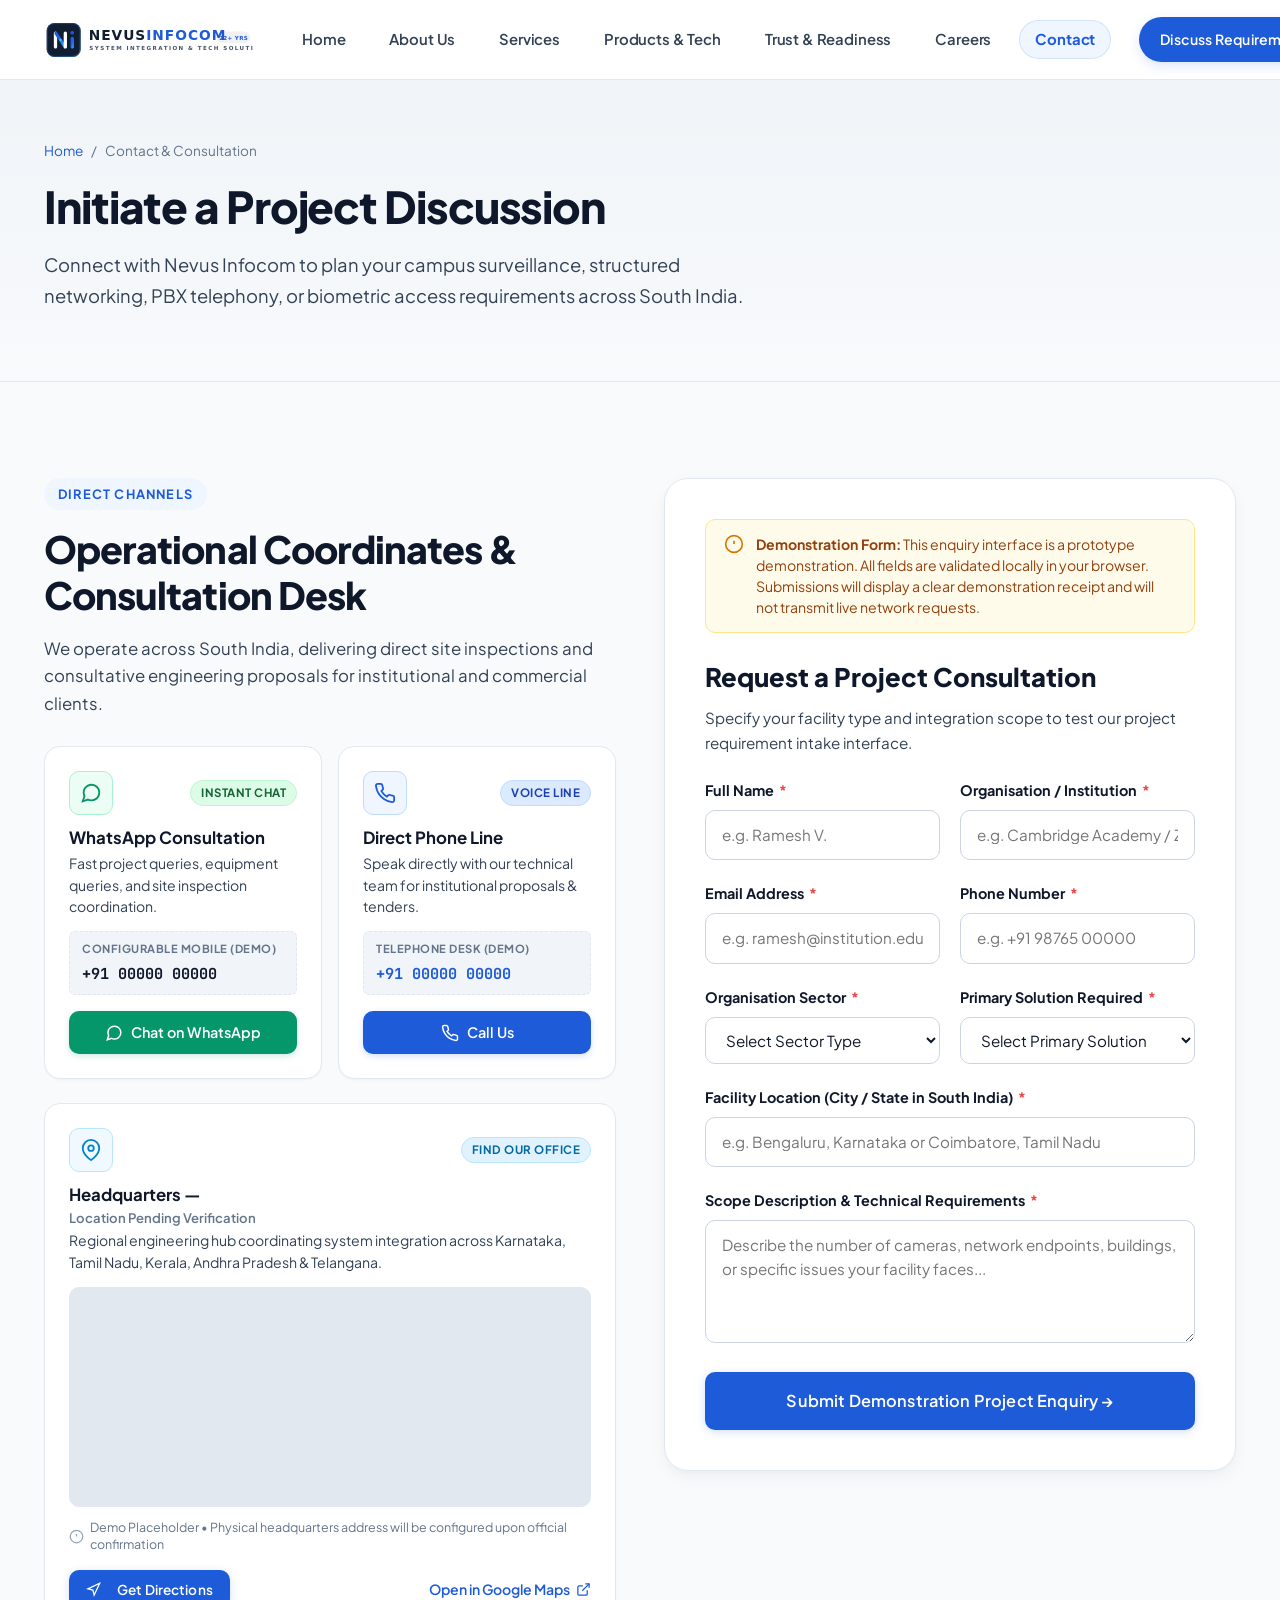
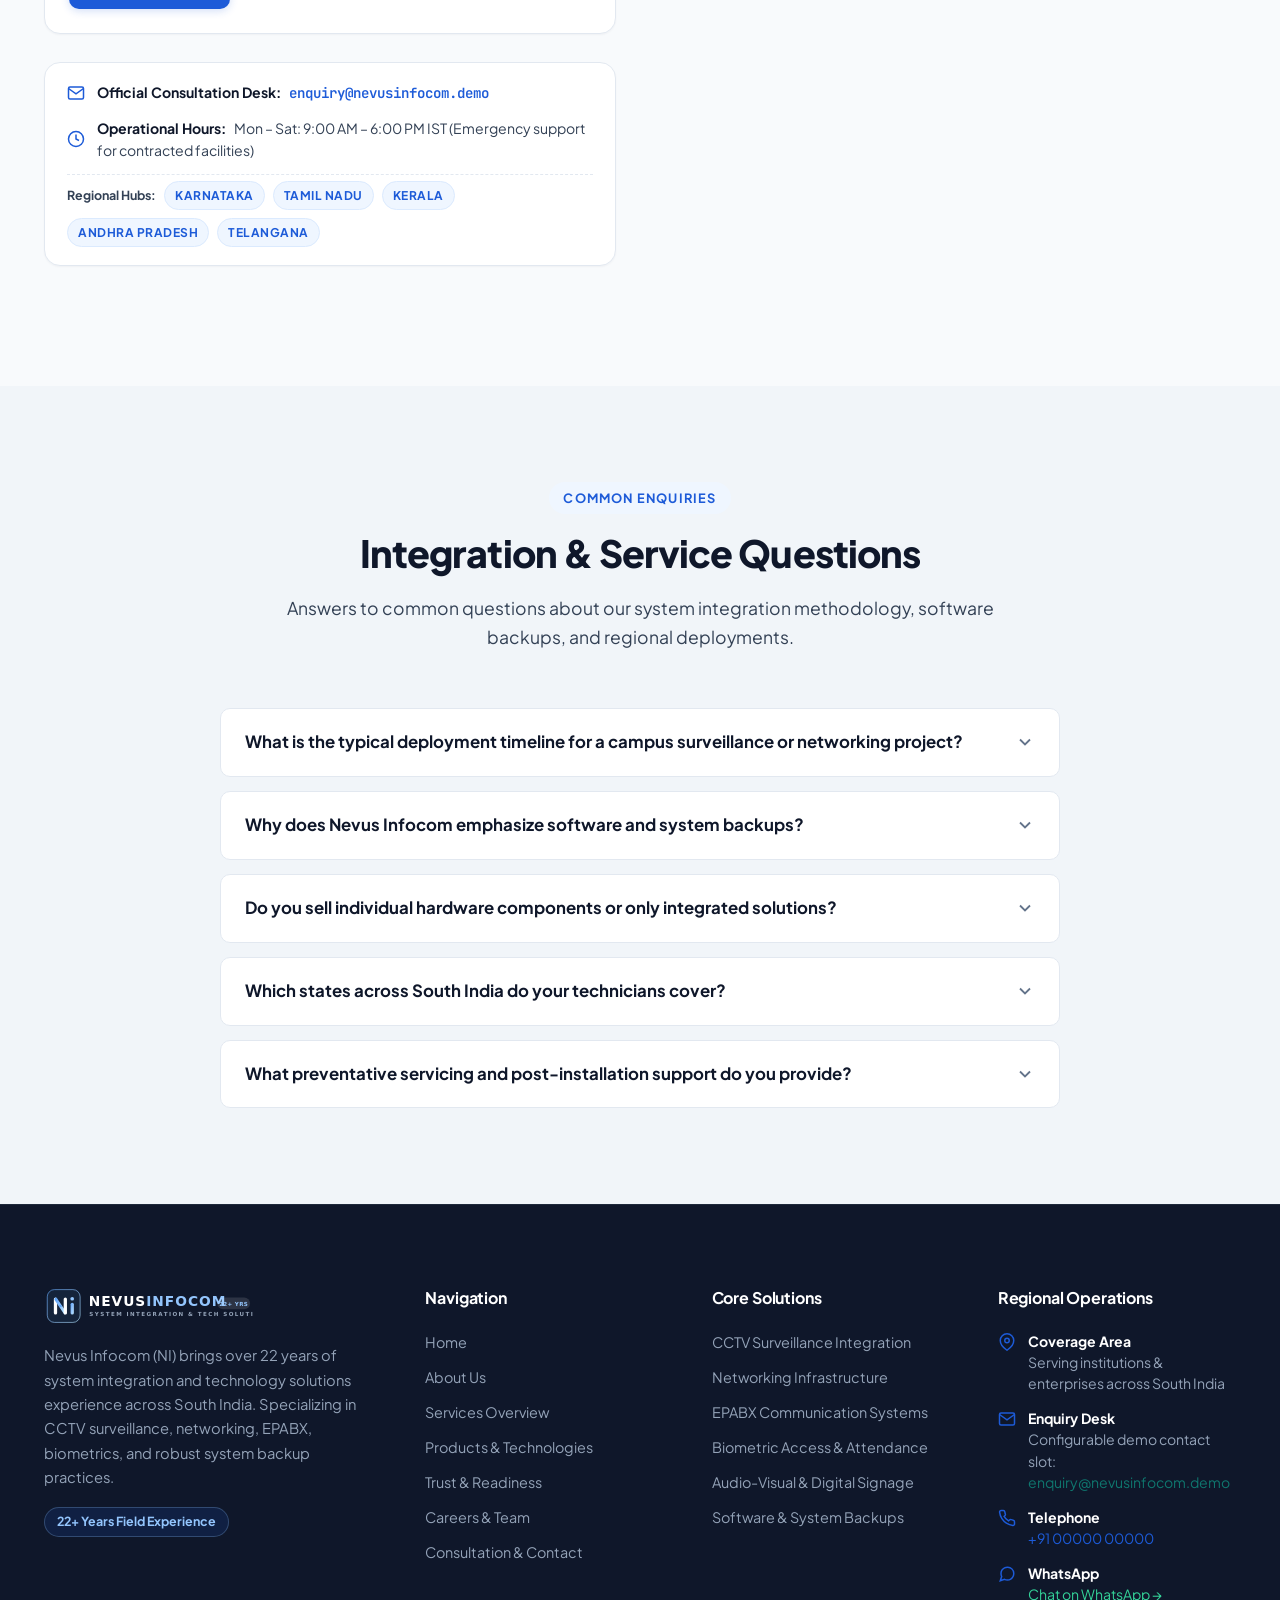
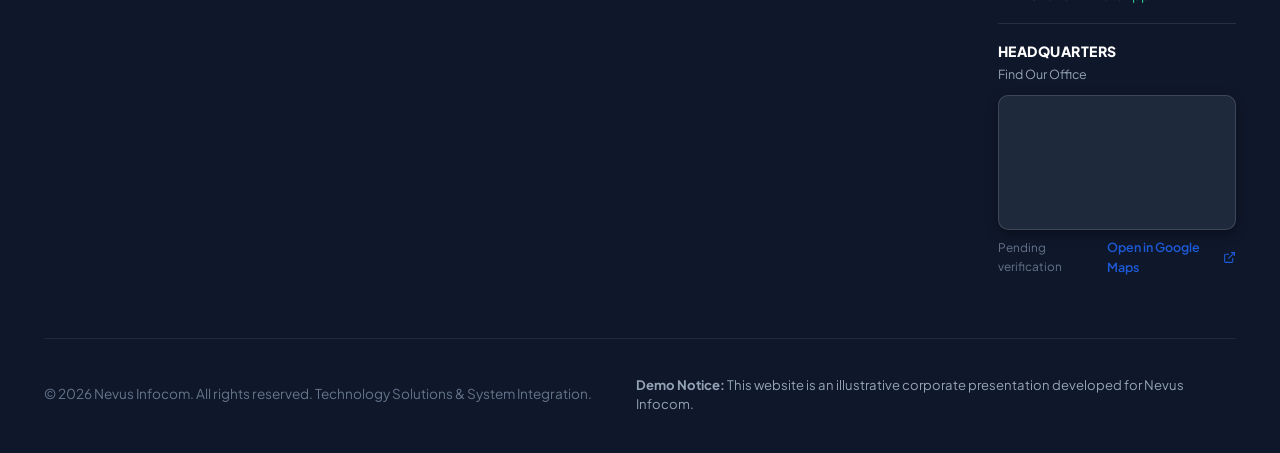
<file: contact.html>
<!DOCTYPE html>
<html lang="en">
<head>
  <meta charset="UTF-8">
  <meta name="viewport" content="width=device-width, initial-scale=1.0">
  <title>Contact &amp; Project Consultation | Nevus Infocom</title>
  <meta name="description" content="Discuss your system integration, CCTV, networking, EPABX, or biometric project with Nevus Infocom across South India. Request a site survey and technical consultation.">
  <link rel="icon" type="image/svg+xml" href="images/favicon.svg">
  <link rel="stylesheet" href="css/style.css?v=2.0">
</head>
<body>
  <a href="#main-content" class="skip-link">Skip to main content</a>

  <!-- SITE HEADER -->
  <header class="site-header" role="banner">
    <div class="container header-inner">
      <a href="index.html" class="brand-link" aria-label="Nevus Infocom Home">
        <img src="images/logo.svg" alt="Nevus Infocom" class="brand-logo-img">
      </a>

      <nav class="nav-menu" aria-label="Main Navigation">
        <a href="index.html" class="nav-link">Home</a>
        <a href="about.html" class="nav-link">About Us</a>
        <a href="services.html" class="nav-link">Services</a>
        <a href="products.html" class="nav-link">Products &amp; Tech</a>
        <a href="testimonials.html" class="nav-link">Trust &amp; Readiness</a>
        <a href="careers.html" class="nav-link">Careers</a>
        <a href="contact.html" class="nav-link active" aria-current="page">Contact</a>
      </nav>

      <div class="header-cta-group">
        <a href="contact.html" class="btn btn-primary btn-sm">
          Discuss Requirements
          <svg class="arrow-icon" viewBox="0 0 24 24" fill="none" stroke="currentColor" stroke-width="2.2"><path d="M5 12h14M12 5l7 7-7 7"/></svg>
        </a>
        <button type="button" class="mobile-nav-toggle" id="mobileToggle" aria-label="Open Navigation Menu" aria-expanded="false" aria-controls="mobileDrawer">
          <span></span>
          <span></span>
          <span></span>
        </button>
      </div>
    </div>
  </header>

  <!-- MOBILE NAVIGATION DRAWER -->
  <div class="mobile-drawer" id="mobileDrawer" role="dialog" aria-modal="true" aria-label="Mobile Navigation">
    <div class="mobile-drawer-content">
      <div style="display: flex; justify-content: space-between; align-items: center; margin-bottom: 20px;">
        <img src="images/logo.svg" alt="Nevus Infocom" style="height: 36px;">
        <button type="button" id="mobileCloseBtn" style="background: none; border: none; font-size: 24px; cursor: pointer; color: var(--color-navy-dark);" aria-label="Close Navigation">&times;</button>
      </div>
      <nav aria-label="Mobile Menu" style="display: flex; flex-direction: column; gap: 8px;">
        <a href="index.html" class="nav-link">Home</a>
        <a href="about.html" class="nav-link">About Us</a>
        <a href="services.html" class="nav-link">Services</a>
        <a href="products.html" class="nav-link">Products &amp; Tech</a>
        <a href="testimonials.html" class="nav-link">Trust &amp; Readiness</a>
        <a href="careers.html" class="nav-link">Careers</a>
        <a href="contact.html" class="nav-link active">Contact</a>
      </nav>
      <div class="mobile-drawer-footer">
        <a href="contact.html" class="btn btn-primary" style="width: 100%;">Discuss Requirements</a>
      </div>
    </div>
  </div>

  <main id="main-content">
    <!-- PAGE HERO -->
    <section class="page-hero" aria-labelledby="contact-page-title">
      <div class="container">
        <div class="breadcrumbs">
          <a href="index.html">Home</a>
          <span>/</span>
          <span>Contact &amp; Consultation</span>
        </div>
        <h1 id="contact-page-title" class="page-hero-title">Initiate a Project Discussion</h1>
        <p class="page-hero-desc">
          Connect with Nevus Infocom to plan your campus surveillance, structured networking, PBX telephony, or biometric access requirements across South India.
        </p>
      </div>
    </section>

    <!-- CONSULTATION & ENQUIRY SECTION -->
    <section class="section" aria-labelledby="enquiry-form-title">
      <div class="container">
        <div class="grid-2" style="align-items: flex-start; gap: 48px;">
          <!-- Left Column: Configurable Contact Information -->
          <div class="reveal-on-scroll">
            <span class="section-tag">Direct Channels</span>
            <h2 class="section-title">Operational Coordinates &amp; Consultation Desk</h2>
            <p style="font-size: 1.05rem; color: var(--color-text-muted); line-height: 1.65; margin-bottom: 28px;">
              We operate across South India, delivering direct site inspections and consultative engineering proposals for institutional and commercial clients.
            </p>

            <!-- THREE PRIMARY CONTACT CHANNELS (WHATSAPP, PHONE, GOOGLE MAPS) -->
            <div class="contact-channels-container">
              <!-- Top Row: WhatsApp & Phone Quick Action Cards -->
              <div class="contact-channels-subgrid">
                <!-- Option A: WhatsApp -->
                <div class="contact-card">
                  <div class="contact-card-header">
                    <div class="contact-card-icon-wrap icon-whatsapp">
                      <svg viewBox="0 0 24 24" fill="none" stroke="currentColor" stroke-width="2"><path d="M21 11.5a8.38 8.38 0 0 1-.9 3.8 8.5 8.5 0 0 1-7.6 4.7 8.38 8.38 0 0 1-3.8-.9L3 21l1.9-5.7a8.38 8.38 0 0 1-.9-3.8 8.5 8.5 0 0 1 4.7-7.6 8.38 8.38 0 0 1 3.8-.9h.5a8.48 8.48 0 0 1 8 8v.5z"/></svg>
                    </div>
                    <span class="contact-badge-pill badge-wa">Instant Chat</span>
                  </div>
                  <h3 class="contact-card-title">WhatsApp Consultation</h3>
                  <p class="contact-card-text">
                    Fast project queries, equipment queries, and site inspection coordination.
                  </p>
                  <div class="contact-card-value-box">
                    <span class="contact-card-val-label">Configurable Mobile (Demo)</span>
                    <span class="contact-card-val-text">+91 00000 00000</span>
                  </div>
                  <a href="https://wa.me/910000000000" target="_blank" rel="noopener noreferrer" class="btn-whatsapp">
                    <svg viewBox="0 0 24 24" fill="none" stroke="currentColor" stroke-width="2"><path d="M21 11.5a8.38 8.38 0 0 1-.9 3.8 8.5 8.5 0 0 1-7.6 4.7 8.38 8.38 0 0 1-3.8-.9L3 21l1.9-5.7a8.38 8.38 0 0 1-.9-3.8 8.5 8.5 0 0 1 4.7-7.6 8.38 8.38 0 0 1 3.8-.9h.5a8.48 8.48 0 0 1 8 8v.5z"/></svg>
                    <span>Chat on WhatsApp</span>
                  </a>
                </div>

                <!-- Option B: Direct Phone -->
                <div class="contact-card">
                  <div class="contact-card-header">
                    <div class="contact-card-icon-wrap icon-phone">
                      <svg viewBox="0 0 24 24" fill="none" stroke="currentColor" stroke-width="2"><path d="M22 16.92v3a2 2 0 0 1-2.18 2 19.79 19.79 0 0 1-8.63-3.07 19.5 19.5 0 0 1-6-6 19.79 19.79 0 0 1-3.07-8.67A2 2 0 0 1 4.11 2h3a2 2 0 0 1 2 1.72 12.84 12.84 0 0 0 .7 2.81 2 2 0 0 1-.45 2.11L8.09 9.91a16 16 0 0 0 6 6l1.27-1.27a2 2 0 0 1 2.11-.45 12.84 12.84 0 0 0 2.81.7A2 2 0 0 1 22 16.92z"/></svg>
                    </div>
                    <span class="contact-badge-pill badge-tel">Voice Line</span>
                  </div>
                  <h3 class="contact-card-title">Direct Phone Line</h3>
                  <p class="contact-card-text">
                    Speak directly with our technical team for institutional proposals &amp; tenders.
                  </p>
                  <div class="contact-card-value-box">
                    <span class="contact-card-val-label">Telephone Desk (Demo)</span>
                    <span class="contact-card-val-text"><a href="tel:+910000000000">+91 00000 00000</a></span>
                  </div>
                  <a href="tel:+910000000000" class="btn-phone">
                    <svg viewBox="0 0 24 24" fill="none" stroke="currentColor" stroke-width="2"><path d="M22 16.92v3a2 2 0 0 1-2.18 2 19.79 19.79 0 0 1-8.63-3.07 19.5 19.5 0 0 1-6-6 19.79 19.79 0 0 1-3.07-8.67A2 2 0 0 1 4.11 2h3a2 2 0 0 1 2 1.72 12.84 12.84 0 0 0 .7 2.81 2 2 0 0 1-.45 2.11L8.09 9.91a16 16 0 0 0 6 6l1.27-1.27a2 2 0 0 1 2.11-.45 12.84 12.84 0 0 0 2.81.7A2 2 0 0 1 22 16.92z"/></svg>
                    <span>Call Us</span>
                  </a>
                </div>
              </div>

              <!-- Option C: Google Maps Headquarters & Regional Operations -->
              <div class="contact-card contact-map-card" id="headquarters-map">
                <div class="contact-card-header">
                  <div class="contact-card-icon-wrap icon-maps">
                    <svg viewBox="0 0 24 24" fill="none" stroke="currentColor" stroke-width="2"><path d="M21 10c0 7-9 13-9 13s-9-6-9-13a9 9 0 0 1 18 0z"/><circle cx="12" cy="10" r="3"/></svg>
                  </div>
                  <span class="contact-badge-pill badge-map">Find Our Office</span>
                </div>
                <h3 class="contact-card-title">
                  Headquarters &mdash; <span class="unverified-tag">Location Pending Verification</span>
                </h3>
                <p class="contact-card-text">
                  Regional engineering hub coordinating system integration across Karnataka, Tamil Nadu, Kerala, Andhra Pradesh &amp; Telangana.
                </p>

                <div class="contact-map-embed-wrapper">
                  <iframe
                    class="contact-map-embed-frame"
                    src="https://maps.google.com/maps?q=South+India&t=&z=6&ie=UTF8&iwloc=&output=embed"
                    title="Nevus Infocom Regional Operations and Headquarters Location Google Map"
                    loading="lazy"
                    referrerpolicy="no-referrer-when-downgrade"
                    aria-label="Google Map showing Nevus Infocom Regional Operations">
                  </iframe>
                </div>

                <div class="contact-map-demo-note">
                  <svg viewBox="0 0 24 24" fill="none" stroke="currentColor" stroke-width="2"><circle cx="12" cy="12" r="10"/><line x1="12" y1="8" x2="12" y2="12"/><line x1="12" y1="16" x2="12.01" y2="16"/></svg>
                  <span>Demo Placeholder &bull; Physical headquarters address will be configured upon official confirmation</span>
                </div>

                <div class="contact-map-actions-bar">
                  <a href="https://www.google.com/maps/dir/?api=1&destination=South+India" target="_blank" rel="noopener noreferrer" class="btn btn-primary btn-sm">
                    <svg viewBox="0 0 24 24" fill="none" stroke="currentColor" stroke-width="2" style="width: 15px; height: 15px; margin-right: 6px;"><polygon points="3 11 22 2 13 21 11 13 3 11"/></svg>
                    <span>Get Directions</span>
                  </a>
                  <a href="https://maps.google.com/?q=South+India" target="_blank" rel="noopener noreferrer" class="contact-map-ext-link">
                    <span>Open in Google Maps</span>
                    <svg viewBox="0 0 24 24" fill="none" stroke="currentColor" stroke-width="2"><path d="M18 13v6a2 2 0 0 1-2 2H5a2 2 0 0 1-2-2V8a2 2 0 0 1 2-2h6"/><polyline points="15 3 21 3 21 9"/><line x1="10" y1="14" x2="21" y2="3"/></svg>
                  </a>
                </div>
              </div>
            </div>

            <!-- Unified Secondary Channel & Operational Hours Strip -->
            <div class="contact-meta-strip">
              <div class="contact-meta-item">
                <svg viewBox="0 0 24 24" fill="none" stroke="currentColor" stroke-width="2"><path d="M4 4h16c1.1 0 2 .9 2 2v12c0 1.1-.9 2-2 2H4c-1.1 0-2-.9-2-2V6c0-1.1.9-2 2-2z"/><polyline points="22,6 12,13 2,6"/></svg>
                <div>
                  <strong>Official Consultation Desk:</strong>
                  <span style="font-family: var(--font-mono); color: var(--color-blue-primary); font-weight: 600;">enquiry@nevusinfocom.demo</span>
                </div>
              </div>
              <div class="contact-meta-item">
                <svg viewBox="0 0 24 24" fill="none" stroke="currentColor" stroke-width="2"><circle cx="12" cy="12" r="10"/><polyline points="12 6 12 12 16 14"/></svg>
                <div>
                  <strong>Operational Hours:</strong>
                  <span>Mon &ndash; Sat: 9:00 AM &ndash; 6:00 PM IST (Emergency support for contracted facilities)</span>
                </div>
              </div>
              <div style="padding-top: 6px; border-top: 1px dashed var(--color-border-subtle); display: flex; align-items: center; gap: 8px; flex-wrap: wrap;">
                <span style="font-size: 0.78rem; font-weight: 700; color: var(--color-text-muted);">Regional Hubs:</span>
                <span class="badge badge-blue">Karnataka</span>
                <span class="badge badge-blue">Tamil Nadu</span>
                <span class="badge badge-blue">Kerala</span>
                <span class="badge badge-blue">Andhra Pradesh</span>
                <span class="badge badge-blue">Telangana</span>
              </div>
            </div>
          </div>

          <!-- Right Column: Interactive Consultation Demo Form -->
          <div class="form-card reveal-on-scroll delay-2">
            <!-- Explicit Demo Notice Banner -->
            <div class="demo-banner">
              <svg viewBox="0 0 24 24" fill="none" stroke="currentColor" stroke-width="2"><circle cx="12" cy="12" r="10"/><line x1="12" y1="8" x2="12" y2="12"/><line x1="12" y1="16" x2="12.01" y2="16"/></svg>
              <div>
                <strong>Demonstration Form:</strong> This enquiry interface is a prototype demonstration. All fields are validated locally in your browser. Submissions will display a clear demonstration receipt and will not transmit live network requests.
              </div>
            </div>

            <h3 id="enquiry-form-title" style="font-size: 1.6rem; font-weight: 800; color: var(--color-text-main); margin-bottom: 8px;">
              Request a Project Consultation
            </h3>
            <p style="font-size: 0.95rem; color: var(--color-text-muted); margin-bottom: 24px;">
              Specify your facility type and integration scope to test our project requirement intake interface.
            </p>

            <form class="demo-enquiry-form" novalidate>
              <div class="form-row">
                <div class="form-group">
                  <label class="form-label">Full Name <span class="required">*</span></label>
                  <input type="text" name="client_name" class="form-input" placeholder="e.g. Ramesh V." required>
                  <span class="form-error-msg"></span>
                </div>
                <div class="form-group">
                  <label class="form-label">Organisation / Institution <span class="required">*</span></label>
                  <input type="text" name="organisation_name" class="form-input" placeholder="e.g. Cambridge Academy / Zenith IT" required>
                  <span class="form-error-msg"></span>
                </div>
              </div>

              <div class="form-row">
                <div class="form-group">
                  <label class="form-label">Email Address <span class="required">*</span></label>
                  <input type="email" name="client_email" class="form-input" placeholder="e.g. ramesh@institution.edu" required>
                  <span class="form-error-msg"></span>
                </div>
                <div class="form-group">
                  <label class="form-label">Phone Number <span class="required">*</span></label>
                  <input type="tel" name="client_phone" class="form-input" placeholder="e.g. +91 98765 00000" required>
                  <span class="form-error-msg"></span>
                </div>
              </div>

              <div class="form-row">
                <div class="form-group">
                  <label class="form-label">Organisation Sector <span class="required">*</span></label>
                  <select name="sector_type" class="form-select" required>
                    <option value="" disabled selected>Select Sector Type</option>
                    <option value="School / College / University">School / College / University</option>
                    <option value="Small / Medium Business (SMB)">Small / Medium Business (SMB)</option>
                    <option value="Government Department">Government Department</option>
                    <option value="Private Corporate Enterprise">Private Corporate Enterprise</option>
                    <option value="Healthcare / Hospital">Healthcare / Hospital</option>
                    <option value="Other Facility">Other Facility</option>
                  </select>
                  <span class="form-error-msg"></span>
                </div>
                <div class="form-group">
                  <label class="form-label">Primary Solution Required <span class="required">*</span></label>
                  <select name="service_interest" class="form-select" required>
                    <option value="" disabled selected>Select Primary Solution</option>
                    <option value="CCTV & Video Surveillance Integration">CCTV &amp; Video Surveillance Integration</option>
                    <option value="Structured Networking Infrastructure">Structured Networking Infrastructure</option>
                    <option value="EPABX & Voice Telephony">EPABX &amp; Voice Telephony</option>
                    <option value="Biometric Access Control & Attendance">Biometric Access Control &amp; Attendance</option>
                    <option value="Audio-Visual & Digital Signage">Audio-Visual &amp; Digital Signage</option>
                    <option value="System Backup & Maintenance Services">System Backup &amp; Maintenance Services</option>
                    <option value="Full Multi-System Campus Integration">Full Multi-System Campus Integration</option>
                  </select>
                  <span class="form-error-msg"></span>
                </div>
              </div>

              <div class="form-group">
                <label class="form-label">Facility Location (City / State in South India) <span class="required">*</span></label>
                <input type="text" name="project_location" class="form-input" placeholder="e.g. Bengaluru, Karnataka or Coimbatore, Tamil Nadu" required>
                <span class="form-error-msg"></span>
              </div>

              <div class="form-group">
                <label class="form-label">Scope Description &amp; Technical Requirements <span class="required">*</span></label>
                <textarea name="client_message" class="form-textarea" rows="4" placeholder="Describe the number of cameras, network endpoints, buildings, or specific issues your facility faces..." required></textarea>
                <span class="form-error-msg"></span>
              </div>

              <button type="submit" class="btn btn-primary btn-lg" style="width: 100%;">
                Submit Demonstration Project Enquiry &rarr;
              </button>
            </form>
          </div>
        </div>
      </div>
    </section>

    <!-- FREQUENTLY ASKED INTEGRATION QUESTIONS (ACCORDION) -->
    <section class="section section-alt" aria-labelledby="faq-section-title">
      <div class="container">
        <div class="section-header reveal-on-scroll">
          <span class="section-tag">Common Enquiries</span>
          <h2 id="faq-section-title" class="section-title">Integration &amp; Service Questions</h2>
          <p class="section-subtitle">
            Answers to common questions about our system integration methodology, software backups, and regional deployments.
          </p>
        </div>

        <div class="faq-list reveal-on-scroll">
          <div class="faq-item">
            <button type="button" class="faq-btn" aria-expanded="false">
              <span>What is the typical deployment timeline for a campus surveillance or networking project?</span>
              <svg viewBox="0 0 24 24" fill="none" stroke="currentColor" stroke-width="2.2"><polyline points="6 9 12 15 18 9"/></svg>
            </button>
            <div class="faq-panel">
              <p>
                Timelines depend on campus acreage, conduit readiness, and the number of physical endpoints. A typical school or mid-sized commercial office deployment (30–60 cameras and structured networking) typically takes 7 to 14 working days, including cabling, rack dressing, testing, and backup archiving.
              </p>
            </div>
          </div>

          <div class="faq-item">
            <button type="button" class="faq-btn" aria-expanded="false">
              <span>Why does Nevus Infocom emphasize software and system backups?</span>
              <svg viewBox="0 0 24 24" fill="none" stroke="currentColor" stroke-width="2.2"><polyline points="6 9 12 15 18 9"/></svg>
            </button>
            <div class="faq-panel">
              <p>
                In technology integration, hardware is easily replaced, but complex switch VLAN configurations, PBX dial plans, camera stream profiles, and biometric databases take days to reconstruct if lost. By archiving configuration baselines, we guarantee rapid recovery if any hardware component experiences power failure or accidental resets.
              </p>
            </div>
          </div>

          <div class="faq-item">
            <button type="button" class="faq-btn" aria-expanded="false">
              <span>Do you sell individual hardware components or only integrated solutions?</span>
              <svg viewBox="0 0 24 24" fill="none" stroke="currentColor" stroke-width="2.2"><polyline points="6 9 12 15 18 9"/></svg>
            </button>
            <div class="faq-panel">
              <p>
                Nevus Infocom is an engineering and system integration firm, not a consumer retail shop. We supply cameras, switches, PBX units, and biometric devices specifically to deliver turnkey client projects where we also handle structured cabling, mounting, and configuration.
              </p>
            </div>
          </div>

          <div class="faq-item">
            <button type="button" class="faq-btn" aria-expanded="false">
              <span>Which states across South India do your technicians cover?</span>
              <svg viewBox="0 0 24 24" fill="none" stroke="currentColor" stroke-width="2.2"><polyline points="6 9 12 15 18 9"/></svg>
            </button>
            <div class="faq-panel">
              <p>
                We serve institutions, businesses, and government bodies across Karnataka, Tamil Nadu, Kerala, Andhra Pradesh, and Telangana. Our field technicians coordinate on-site inspections and installation schedules directly with client facility managers.
              </p>
            </div>
          </div>

          <div class="faq-item">
            <button type="button" class="faq-btn" aria-expanded="false">
              <span>What preventative servicing and post-installation support do you provide?</span>
              <svg viewBox="0 0 24 24" fill="none" stroke="currentColor" stroke-width="2.2"><polyline points="6 9 12 15 18 9"/></svg>
            </button>
            <div class="faq-panel">
              <p>
                We offer scheduled preventative maintenance visits to clean optical dome covers, vacuum server rack ventilation filters, test battery backup switchovers, audit NVR drive health, and re-verify that software configuration backups match the latest facility state.
              </p>
            </div>
          </div>
        </div>
      </div>
    </section>
  </main>

  <!-- DEMO FEEDBACK MODAL -->
  <div class="demo-modal" id="demoFeedbackModal" role="dialog" aria-modal="true" aria-label="Demo Form Submission">
    <div class="demo-modal-card">
      <div class="demo-modal-icon">
        <svg viewBox="0 0 24 24" fill="none" stroke="currentColor" stroke-width="2.5"><polyline points="20 6 9 17 4 12"/></svg>
      </div>
      <h3 class="demo-modal-title">Demonstration Received</h3>
      <p class="demo-modal-text">
        Your enquiry was validated on the frontend successfully. Because this is a static demonstration environment without an active backend, your information has not been transmitted to the company. Official contact lines will be enabled upon live deployment.
      </p>
      <div id="demoModalSummary" style="background: var(--color-bg-alt); padding: 14px; border-radius: var(--radius-md); font-size: 0.85rem; text-align: left; margin-bottom: 20px; color: var(--color-text-muted);">
      </div>
      <button type="button" class="btn btn-primary" id="closeDemoModalBtn">Close Demonstration Dialog</button>
    </div>
  </div>

  <!-- SITE FOOTER -->
  <footer class="site-footer" role="contentinfo">
    <div class="container">
      <div class="footer-top">
        <div class="footer-brand">
          <a href="index.html" aria-label="Nevus Infocom Home">
            <img src="images/logo-light.svg" alt="Nevus Infocom" style="height: 42px;">
          </a>
          <p>
            Nevus Infocom (NI) brings over 22 years of system integration and technology solutions experience across South India. Specializing in CCTV surveillance, networking, EPABX, biometrics, and robust system backup practices.
          </p>
          <div class="footer-badge-experience">
            <span>22+ Years Field Experience</span>
          </div>
        </div>

        <div class="footer-col">
          <h4>Navigation</h4>
          <div class="footer-links">
            <a href="index.html">Home</a>
            <a href="about.html">About Us</a>
            <a href="services.html">Services Overview</a>
            <a href="products.html">Products &amp; Technologies</a>
            <a href="testimonials.html">Trust &amp; Readiness</a>
            <a href="careers.html">Careers &amp; Team</a>
            <a href="contact.html">Consultation &amp; Contact</a>
          </div>
        </div>

        <div class="footer-col">
          <h4>Core Solutions</h4>
          <div class="footer-links">
            <a href="services.html#cctv">CCTV Surveillance Integration</a>
            <a href="services.html#networking">Networking Infrastructure</a>
            <a href="services.html#epabx">EPABX Communication Systems</a>
            <a href="services.html#biometrics">Biometric Access &amp; Attendance</a>
            <a href="services.html#av-signage">Audio-Visual &amp; Digital Signage</a>
            <a href="services.html#servicing">Software &amp; System Backups</a>
          </div>
        </div>

        <div class="footer-col">
          <h4>Regional Operations</h4>
          <div class="footer-contact-item">
            <svg viewBox="0 0 24 24" fill="none" stroke="currentColor" stroke-width="2"><path d="M21 10c0 7-9 13-9 13s-9-6-9-13a9 9 0 0 1 18 0z"/><circle cx="12" cy="10" r="3"/></svg>
            <div>
              <strong style="color: #FFFFFF; display: block;">Coverage Area</strong>
              <span>Serving institutions &amp; enterprises across South India</span>
            </div>
          </div>
          <div class="footer-contact-item">
            <svg viewBox="0 0 24 24" fill="none" stroke="currentColor" stroke-width="2"><path d="M4 4h16c1.1 0 2 .9 2 2v12c0 1.1-.9 2-2 2H4c-1.1 0-2-.9-2-2V6c0-1.1.9-2 2-2z"/><polyline points="22,6 12,13 2,6"/></svg>
            <div>
              <strong style="color: #FFFFFF; display: block;">Enquiry Desk</strong>
              <span>Configurable demo contact slot: <span style="color: var(--color-cyan-glow);">enquiry@nevusinfocom.demo</span></span>
            </div>
          </div>
          <div class="footer-contact-item">
            <svg viewBox="0 0 24 24" fill="none" stroke="currentColor" stroke-width="2"><path d="M22 16.92v3a2 2 0 0 1-2.18 2 19.79 19.79 0 0 1-8.63-3.07 19.5 19.5 0 0 1-6-6 19.79 19.79 0 0 1-3.07-8.67A2 2 0 0 1 4.11 2h3a2 2 0 0 1 2 1.72 12.84 12.84 0 0 0 .7 2.81 2 2 0 0 1-.45 2.11L8.09 9.91a16 16 0 0 0 6 6l1.27-1.27a2 2 0 0 1 2.11-.45 12.84 12.84 0 0 0 2.81.7A2 2 0 0 1 22 16.92z"/></svg>
            <div>
              <strong style="color: #FFFFFF; display: block;">Telephone</strong>
              <a href="tel:+910000000000" style="color: var(--color-sky-accent); text-decoration: none;">+91 00000 00000</a>
            </div>
          </div>
          <div class="footer-contact-item">
            <svg viewBox="0 0 24 24" fill="none" stroke="currentColor" stroke-width="2"><path d="M21 11.5a8.38 8.38 0 0 1-.9 3.8 8.5 8.5 0 0 1-7.6 4.7 8.38 8.38 0 0 1-3.8-.9L3 21l1.9-5.7a8.38 8.38 0 0 1-.9-3.8 8.5 8.5 0 0 1 4.7-7.6 8.38 8.38 0 0 1 3.8-.9h.5a8.48 8.48 0 0 1 8 8v.5z"/></svg>
            <div>
              <strong style="color: #FFFFFF; display: block;">WhatsApp</strong>
              <a href="https://wa.me/910000000000" target="_blank" rel="noopener noreferrer" style="color: #34D399; text-decoration: none;">Chat on WhatsApp &rarr;</a>
            </div>
          </div>

          <!-- FOOTER MAP SECTION -->
          <div class="footer-map-widget">
            <div class="footer-map-header">
              <span class="footer-map-title">HEADQUARTERS</span>
              <span class="footer-map-subtitle">Find Our Office</span>
            </div>
            <div class="footer-map-frame-box">
              <iframe
                class="footer-map-iframe"
                src="https://maps.google.com/maps?q=South+India&t=&z=5&ie=UTF8&iwloc=&output=embed"
                title="Google Maps embed showing Nevus Infocom Regional Operations and Office Location"
                loading="lazy"
                referrerpolicy="no-referrer-when-downgrade"
                aria-label="Google Map: Headquarters and Regional Operations">
              </iframe>
            </div>
            <div class="footer-map-footer-links">
              <span class="footer-map-status-pill">Pending verification</span>
              <a href="https://maps.google.com/?q=South+India" target="_blank" rel="noopener noreferrer" class="footer-map-link">
                <span>Open in Google Maps</span>
                <svg viewBox="0 0 24 24" fill="none" stroke="currentColor" stroke-width="2"><path d="M18 13v6a2 2 0 0 1-2 2H5a2 2 0 0 1-2-2V8a2 2 0 0 1 2-2h6"/><polyline points="15 3 21 3 21 9"/><line x1="10" y1="14" x2="21" y2="3"/></svg>
              </a>
            </div>
          </div>
        </div>
      </div>

      <div class="footer-bottom">
        <p>&copy; 2026 Nevus Infocom. All rights reserved. Technology Solutions &amp; System Integration.</p>
        <p class="footer-demo-disclaimer">
          <strong>Demo Notice:</strong> This website is an illustrative corporate presentation developed for Nevus Infocom.
        </p>
      </div>
    </div>
  </footer>

  <script src="js/main.js?v=2.0"></script>
</body>
</html>
</file>
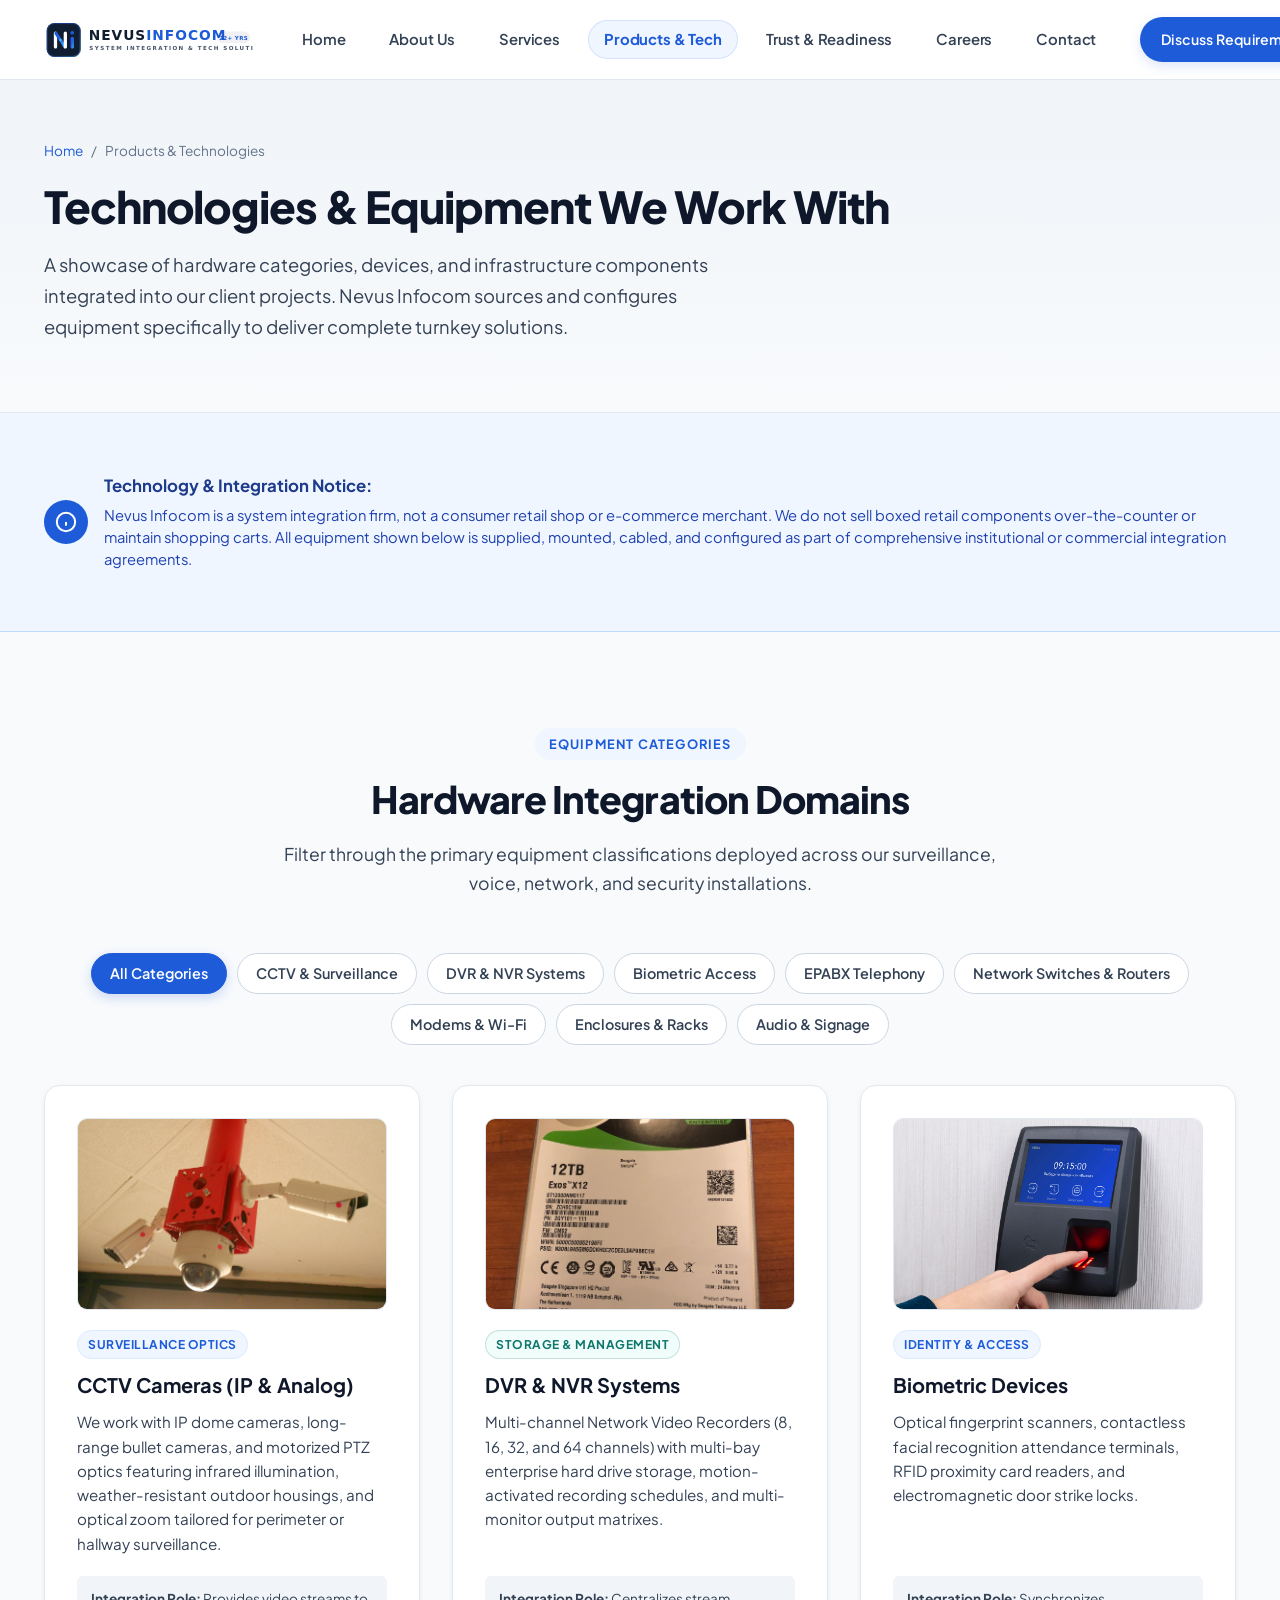
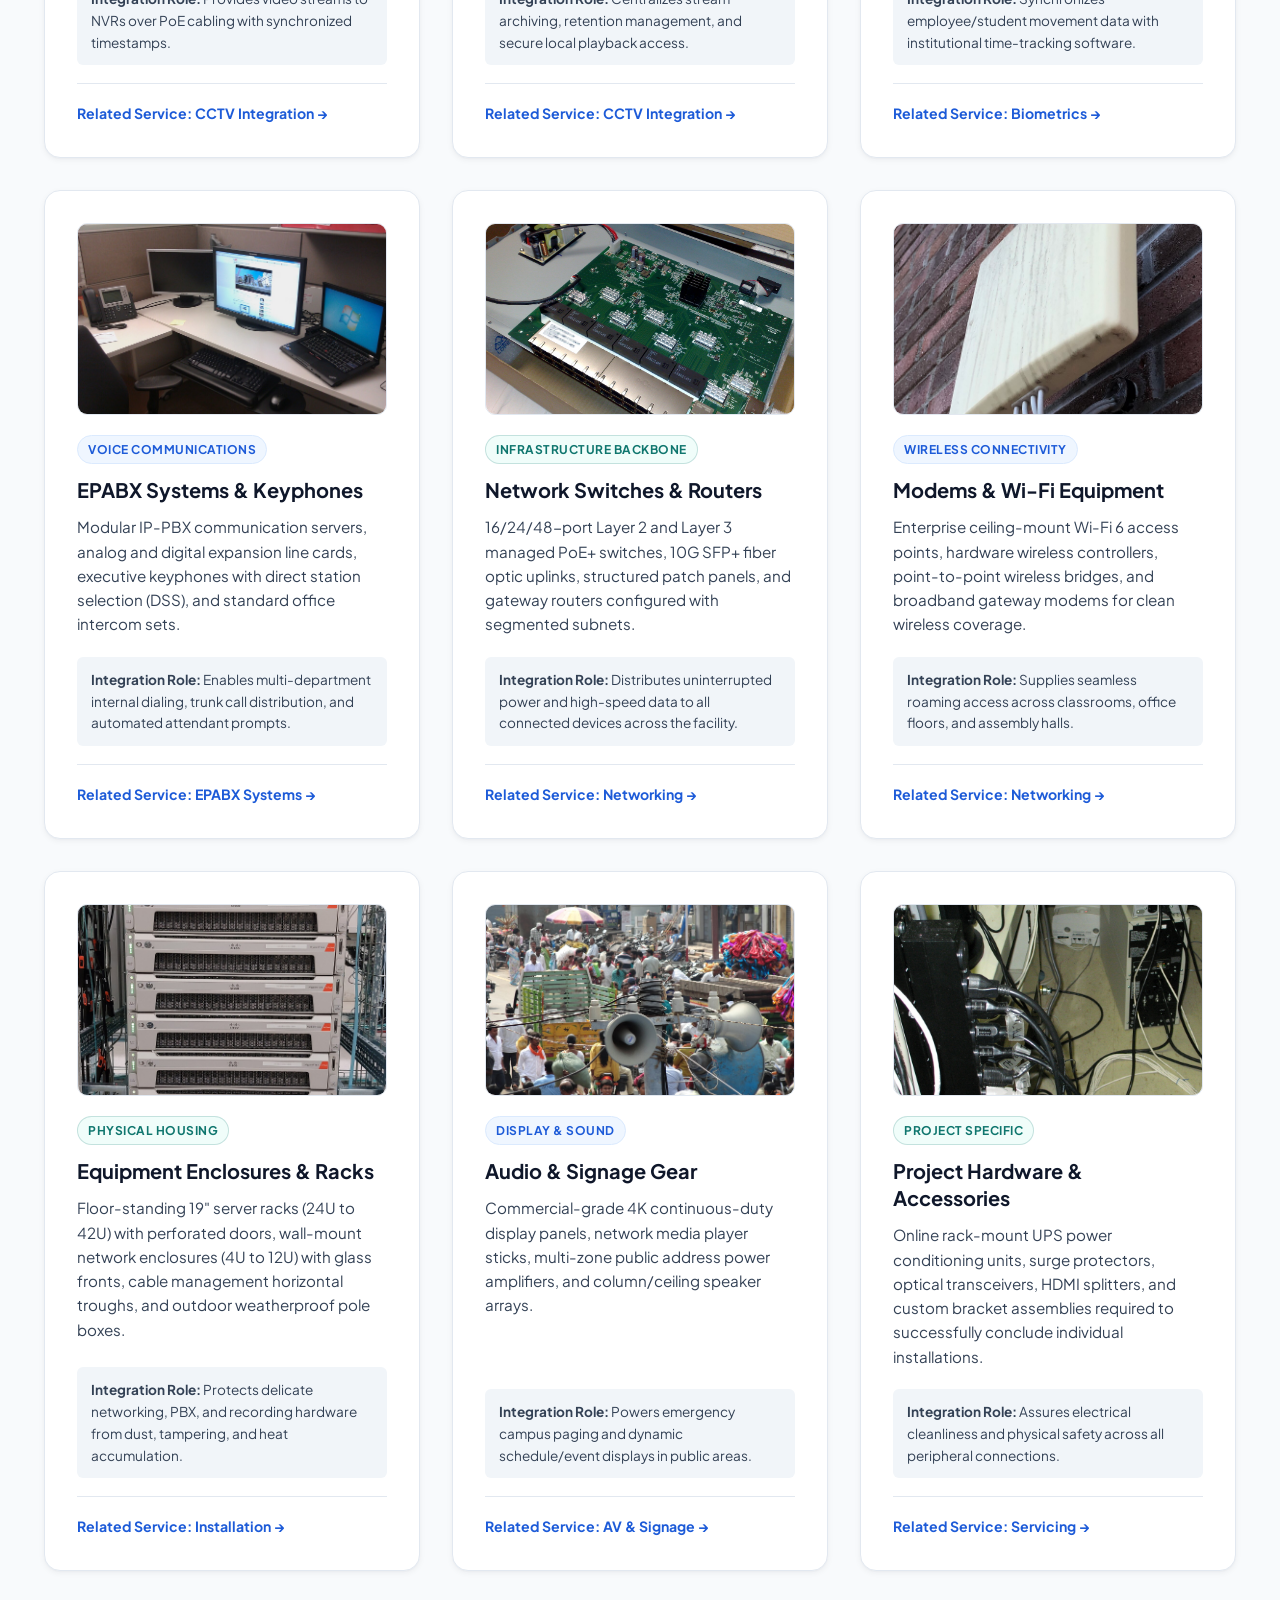
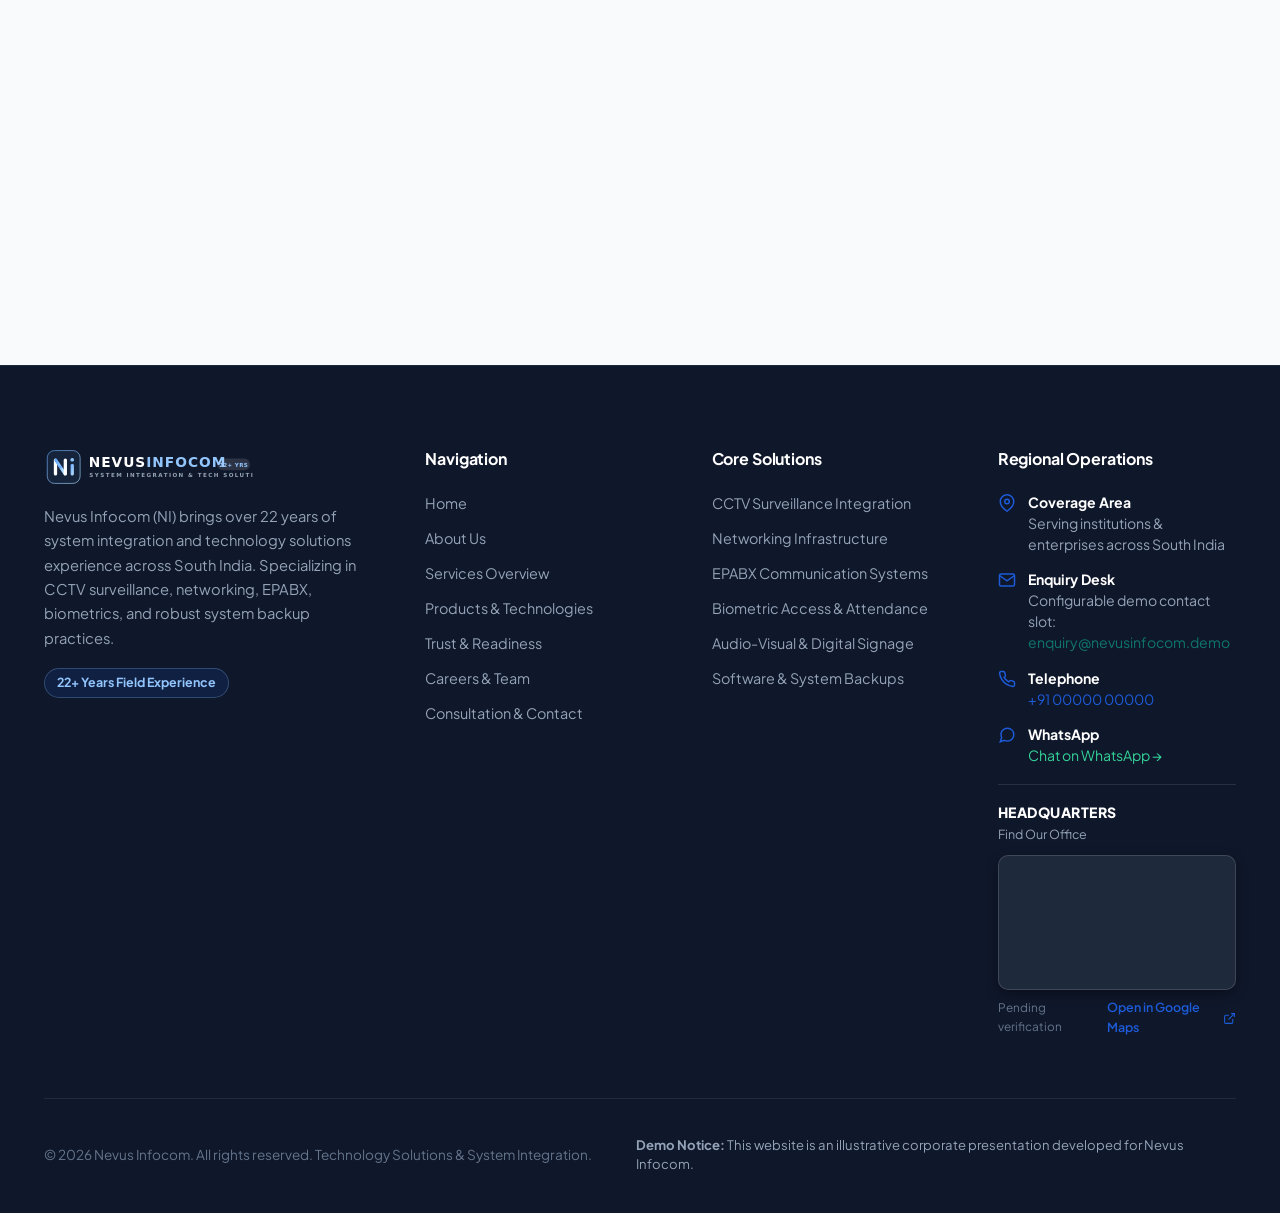
<file: products.html>
<!DOCTYPE html>
<html lang="en">
<head>
  <meta charset="UTF-8">
  <meta name="viewport" content="width=device-width, initial-scale=1.0">
  <title>Products &amp; Technologies | Nevus Infocom — System Integration Hardware</title>
  <meta name="description" content="Explore the equipment categories and technology hardware Nevus Infocom works with: CCTV cameras, NVR/DVR, biometric devices, EPABX systems, switches, routers, Wi-Fi, and server enclosures across South India.">
  <link rel="icon" type="image/svg+xml" href="images/favicon.svg">
  <link rel="stylesheet" href="css/style.css?v=2.0">
</head>
<body>
  <a href="#main-content" class="skip-link">Skip to main content</a>

  <!-- SITE HEADER -->
  <header class="site-header" role="banner">
    <div class="container header-inner">
      <a href="index.html" class="brand-link" aria-label="Nevus Infocom Home">
        <img src="images/logo.svg" alt="Nevus Infocom" class="brand-logo-img">
      </a>

      <nav class="nav-menu" aria-label="Main Navigation">
        <a href="index.html" class="nav-link">Home</a>
        <a href="about.html" class="nav-link">About Us</a>
        <a href="services.html" class="nav-link">Services</a>
        <a href="products.html" class="nav-link active" aria-current="page">Products &amp; Tech</a>
        <a href="testimonials.html" class="nav-link">Trust &amp; Readiness</a>
        <a href="careers.html" class="nav-link">Careers</a>
        <a href="contact.html" class="nav-link">Contact</a>
      </nav>

      <div class="header-cta-group">
        <a href="contact.html" class="btn btn-primary btn-sm">
          Discuss Requirements
          <svg class="arrow-icon" viewBox="0 0 24 24" fill="none" stroke="currentColor" stroke-width="2.2"><path d="M5 12h14M12 5l7 7-7 7"/></svg>
        </a>
        <button type="button" class="mobile-nav-toggle" id="mobileToggle" aria-label="Open Navigation Menu" aria-expanded="false" aria-controls="mobileDrawer">
          <span></span>
          <span></span>
          <span></span>
        </button>
      </div>
    </div>
  </header>

  <!-- MOBILE NAVIGATION DRAWER -->
  <div class="mobile-drawer" id="mobileDrawer" role="dialog" aria-modal="true" aria-label="Mobile Navigation">
    <div class="mobile-drawer-content">
      <div style="display: flex; justify-content: space-between; align-items: center; margin-bottom: 20px;">
        <img src="images/logo.svg" alt="Nevus Infocom" style="height: 36px;">
        <button type="button" id="mobileCloseBtn" style="background: none; border: none; font-size: 24px; cursor: pointer; color: var(--color-navy-dark);" aria-label="Close Navigation">&times;</button>
      </div>
      <nav aria-label="Mobile Menu" style="display: flex; flex-direction: column; gap: 8px;">
        <a href="index.html" class="nav-link">Home</a>
        <a href="about.html" class="nav-link">About Us</a>
        <a href="services.html" class="nav-link">Services</a>
        <a href="products.html" class="nav-link active">Products &amp; Tech</a>
        <a href="testimonials.html" class="nav-link">Trust &amp; Readiness</a>
        <a href="careers.html" class="nav-link">Careers</a>
        <a href="contact.html" class="nav-link">Contact</a>
      </nav>
      <div class="mobile-drawer-footer">
        <a href="contact.html" class="btn btn-primary" style="width: 100%;">Discuss Requirements</a>
      </div>
    </div>
  </div>

  <main id="main-content">
    <!-- PAGE HERO -->
    <section class="page-hero" aria-labelledby="products-page-title">
      <div class="container">
        <div class="breadcrumbs">
          <a href="index.html">Home</a>
          <span>/</span>
          <span>Products &amp; Technologies</span>
        </div>
        <h1 id="products-page-title" class="page-hero-title">Technologies &amp; Equipment We Work With</h1>
        <p class="page-hero-desc">
          A showcase of hardware categories, devices, and infrastructure components integrated into our client projects. Nevus Infocom sources and configures equipment specifically to deliver complete turnkey solutions.
        </p>
      </div>
    </section>

    <!-- CRITICAL BUSINESS DISTINCTION BANNER -->
    <section class="section-sm" style="background: #EFF6FF; border-bottom: 1px solid #BFDBFE;">
      <div class="container">
        <div style="display: flex; align-items: center; gap: 16px; flex-wrap: wrap;">
          <div style="width: 44px; height: 44px; border-radius: 50%; background: var(--color-blue-primary); color: #fff; display: flex; align-items: center; justify-content: center; flex-shrink: 0;">
            <svg viewBox="0 0 24 24" fill="none" stroke="currentColor" stroke-width="2.2" style="width: 22px; height: 22px;"><circle cx="12" cy="12" r="10"/><line x1="12" y1="16" x2="12" y2="12"/><line x1="12" y1="8" x2="12.01" y2="8"/></svg>
          </div>
          <div style="flex: 1; min-width: 280px;">
            <h4 style="font-size: 1.05rem; font-weight: 700; color: #1E3A8A; margin-bottom: 4px;">Technology &amp; Integration Notice:</h4>
            <p style="font-size: 0.92rem; color: #1E40AF; line-height: 1.5;">
              Nevus Infocom is a system integration firm, not a consumer retail shop or e-commerce merchant. We do not sell boxed retail components over-the-counter or maintain shopping carts. All equipment shown below is supplied, mounted, cabled, and configured as part of comprehensive institutional or commercial integration agreements.
            </p>
          </div>
        </div>
      </div>
    </section>

    <!-- TECHNOLOGY SHOWCASE -->
    <section class="section" aria-labelledby="tech-showcase-title">
      <div class="container">
        <div class="section-header reveal-on-scroll">
          <span class="section-tag">Equipment Categories</span>
          <h2 id="tech-showcase-title" class="section-title">Hardware Integration Domains</h2>
          <p class="section-subtitle">
            Filter through the primary equipment classifications deployed across our surveillance, voice, network, and security installations.
          </p>
        </div>

        <!-- Filter Controls -->
        <div class="filter-tabs reveal-on-scroll">
          <button type="button" class="filter-btn product-filter-btn active" data-filter="all">All Categories</button>
          <button type="button" class="filter-btn product-filter-btn" data-filter="cctv">CCTV &amp; Surveillance</button>
          <button type="button" class="filter-btn product-filter-btn" data-filter="recording">DVR &amp; NVR Systems</button>
          <button type="button" class="filter-btn product-filter-btn" data-filter="biometrics">Biometric Access</button>
          <button type="button" class="filter-btn product-filter-btn" data-filter="epabx">EPABX Telephony</button>
          <button type="button" class="filter-btn product-filter-btn" data-filter="networking">Network Switches &amp; Routers</button>
          <button type="button" class="filter-btn product-filter-btn" data-filter="wifi">Modems &amp; Wi-Fi</button>
          <button type="button" class="filter-btn product-filter-btn" data-filter="enclosures">Enclosures &amp; Racks</button>
          <button type="button" class="filter-btn product-filter-btn" data-filter="signage">Audio &amp; Signage</button>
        </div>

        <!-- Product Cards Grid -->
        <div class="grid-3" id="productGrid">
          <!-- Item 1: CCTV Cameras -->
          <div class="tech-card product-tech-card reveal-on-scroll delay-1" data-category="cctv" id="cctv">
            <div style="border-radius: var(--radius-md); overflow: hidden; margin-bottom: 20px; background: var(--color-bg-alt); border: 1px solid var(--color-border-subtle);">
              <img src="images/equip-cctv.jpg" alt="Commercial CCTV optics and varifocal surveillance camera" loading="lazy">
            </div>
            <span class="badge badge-blue" style="width: fit-content; margin-bottom: 12px;">Surveillance Optics</span>
            <h3 class="tech-card-title">CCTV Cameras (IP &amp; Analog)</h3>
            <p class="tech-card-desc">
              We work with IP dome cameras, long-range bullet cameras, and motorized PTZ optics featuring infrared illumination, weather-resistant outdoor housings, and optical zoom tailored for perimeter or hallway surveillance.
            </p>
            <div style="background: var(--color-bg-alt); padding: 12px 14px; border-radius: var(--radius-sm); font-size: 0.85rem; color: var(--color-text-muted); margin-bottom: 18px;">
              <strong>Integration Role:</strong> Provides video streams to NVRs over PoE cabling with synchronized timestamps.
            </div>
            <div class="tech-card-footer">
              <a href="services.html#cctv" class="card-link-text">Related Service: CCTV Integration &rarr;</a>
            </div>
          </div>

          <!-- Item 2: DVR & NVR Recorders -->
          <div class="tech-card product-tech-card reveal-on-scroll delay-2" data-category="recording" id="nvr">
            <div style="border-radius: var(--radius-md); overflow: hidden; margin-bottom: 20px; background: var(--color-bg-alt); border: 1px solid var(--color-border-subtle);">
              <img src="images/equip-nvr.jpg" alt="High-density enterprise storage array and network video recorder" loading="lazy">
            </div>
            <span class="badge badge-cyan" style="width: fit-content; margin-bottom: 12px;">Storage &amp; Management</span>
            <h3 class="tech-card-title">DVR &amp; NVR Systems</h3>
            <p class="tech-card-desc">
              Multi-channel Network Video Recorders (8, 16, 32, and 64 channels) with multi-bay enterprise hard drive storage, motion-activated recording schedules, and multi-monitor output matrixes.
            </p>
            <div style="background: var(--color-bg-alt); padding: 12px 14px; border-radius: var(--radius-sm); font-size: 0.85rem; color: var(--color-text-muted); margin-bottom: 18px;">
              <strong>Integration Role:</strong> Centralizes stream archiving, retention management, and secure local playback access.
            </div>
            <div class="tech-card-footer">
              <a href="services.html#cctv" class="card-link-text">Related Service: CCTV Integration &rarr;</a>
            </div>
          </div>

          <!-- Item 3: Biometric Devices -->
          <div class="tech-card product-tech-card reveal-on-scroll delay-3" data-category="biometrics" id="biometrics">
            <div style="border-radius: var(--radius-md); overflow: hidden; margin-bottom: 20px; background: var(--color-bg-alt); border: 1px solid var(--color-border-subtle);">
              <img src="images/equip-biometric.jpg" alt="Wall-mounted commercial time and attendance terminal" loading="lazy">
            </div>
            <span class="badge badge-blue" style="width: fit-content; margin-bottom: 12px;">Identity &amp; Access</span>
            <h3 class="tech-card-title">Biometric Devices</h3>
            <p class="tech-card-desc">
              Optical fingerprint scanners, contactless facial recognition attendance terminals, RFID proximity card readers, and electromagnetic door strike locks.
            </p>
            <div style="background: var(--color-bg-alt); padding: 12px 14px; border-radius: var(--radius-sm); font-size: 0.85rem; color: var(--color-text-muted); margin-bottom: 18px;">
              <strong>Integration Role:</strong> Synchronizes employee/student movement data with institutional time-tracking software.
            </div>
            <div class="tech-card-footer">
              <a href="services.html#biometrics" class="card-link-text">Related Service: Biometrics &rarr;</a>
            </div>
          </div>

          <!-- Item 4: EPABX Systems -->
          <div class="tech-card product-tech-card reveal-on-scroll delay-1" data-category="epabx" id="epabx">
            <div style="border-radius: var(--radius-md); overflow: hidden; margin-bottom: 20px; background: var(--color-bg-alt); border: 1px solid var(--color-border-subtle);">
              <img src="images/equip-epabx.jpg" alt="Executive IP desk phone console" loading="lazy">
            </div>
            <span class="badge badge-blue" style="width: fit-content; margin-bottom: 12px;">Voice Communications</span>
            <h3 class="tech-card-title">EPABX Systems &amp; Keyphones</h3>
            <p class="tech-card-desc">
              Modular IP-PBX communication servers, analog and digital expansion line cards, executive keyphones with direct station selection (DSS), and standard office intercom sets.
            </p>
            <div style="background: var(--color-bg-alt); padding: 12px 14px; border-radius: var(--radius-sm); font-size: 0.85rem; color: var(--color-text-muted); margin-bottom: 18px;">
              <strong>Integration Role:</strong> Enables multi-department internal dialing, trunk call distribution, and automated attendant prompts.
            </div>
            <div class="tech-card-footer">
              <a href="services.html#epabx" class="card-link-text">Related Service: EPABX Systems &rarr;</a>
            </div>
          </div>

          <!-- Item 5: Network Switches & Routers -->
          <div class="tech-card product-tech-card reveal-on-scroll delay-2" data-category="networking" id="networking">
            <div style="border-radius: var(--radius-md); overflow: hidden; margin-bottom: 20px; background: var(--color-bg-alt); border: 1px solid var(--color-border-subtle);">
              <img src="images/equip-switch.jpg" alt="Cisco managed 28-port Gigabit rackmount switch" loading="lazy">
            </div>
            <span class="badge badge-cyan" style="width: fit-content; margin-bottom: 12px;">Infrastructure Backbone</span>
            <h3 class="tech-card-title">Network Switches &amp; Routers</h3>
            <p class="tech-card-desc">
              16/24/48-port Layer 2 and Layer 3 managed PoE+ switches, 10G SFP+ fiber optic uplinks, structured patch panels, and gateway routers configured with segmented subnets.
            </p>
            <div style="background: var(--color-bg-alt); padding: 12px 14px; border-radius: var(--radius-sm); font-size: 0.85rem; color: var(--color-text-muted); margin-bottom: 18px;">
              <strong>Integration Role:</strong> Distributes uninterrupted power and high-speed data to all connected devices across the facility.
            </div>
            <div class="tech-card-footer">
              <a href="services.html#networking" class="card-link-text">Related Service: Networking &rarr;</a>
            </div>
          </div>

          <!-- Item 6: Modems & Wi-Fi -->
          <div class="tech-card product-tech-card reveal-on-scroll delay-3" data-category="wifi" id="wifi">
            <div style="border-radius: var(--radius-md); overflow: hidden; margin-bottom: 20px; background: var(--color-bg-alt); border: 1px solid var(--color-border-subtle);">
              <img src="images/equip-wifi.jpg" alt="Enterprise wireless access point and antenna deployment" loading="lazy">
            </div>
            <span class="badge badge-blue" style="width: fit-content; margin-bottom: 12px;">Wireless Connectivity</span>
            <h3 class="tech-card-title">Modems &amp; Wi-Fi Equipment</h3>
            <p class="tech-card-desc">
              Enterprise ceiling-mount Wi-Fi 6 access points, hardware wireless controllers, point-to-point wireless bridges, and broadband gateway modems for clean wireless coverage.
            </p>
            <div style="background: var(--color-bg-alt); padding: 12px 14px; border-radius: var(--radius-sm); font-size: 0.85rem; color: var(--color-text-muted); margin-bottom: 18px;">
              <strong>Integration Role:</strong> Supplies seamless roaming access across classrooms, office floors, and assembly halls.
            </div>
            <div class="tech-card-footer">
              <a href="services.html#networking" class="card-link-text">Related Service: Networking &rarr;</a>
            </div>
          </div>

          <!-- Item 7: Equipment Enclosures & Server Racks -->
          <div class="tech-card product-tech-card reveal-on-scroll delay-1" data-category="enclosures" id="enclosures">
            <div style="border-radius: var(--radius-md); overflow: hidden; margin-bottom: 20px; background: var(--color-bg-alt); border: 1px solid var(--color-border-subtle);">
              <img src="images/equip-rack.jpg" alt="Cisco server rack enclosure with structured cabling" loading="lazy">
            </div>
            <span class="badge badge-cyan" style="width: fit-content; margin-bottom: 12px;">Physical Housing</span>
            <h3 class="tech-card-title">Equipment Enclosures &amp; Racks</h3>
            <p class="tech-card-desc">
              Floor-standing 19" server racks (24U to 42U) with perforated doors, wall-mount network enclosures (4U to 12U) with glass fronts, cable management horizontal troughs, and outdoor weatherproof pole boxes.
            </p>
            <div style="background: var(--color-bg-alt); padding: 12px 14px; border-radius: var(--radius-sm); font-size: 0.85rem; color: var(--color-text-muted); margin-bottom: 18px;">
              <strong>Integration Role:</strong> Protects delicate networking, PBX, and recording hardware from dust, tampering, and heat accumulation.
            </div>
            <div class="tech-card-footer">
              <a href="services.html#servicing" class="card-link-text">Related Service: Installation &rarr;</a>
            </div>
          </div>

          <!-- Item 8: Audio & Digital Signage Hardware -->
          <div class="tech-card product-tech-card reveal-on-scroll delay-2" data-category="signage" id="signage">
            <div style="border-radius: var(--radius-md); overflow: hidden; margin-bottom: 20px; background: var(--color-bg-alt); border: 1px solid var(--color-border-subtle);">
              <img src="images/equip-signage.jpg" alt="Commercial public address amplification and paging system" loading="lazy">
            </div>
            <span class="badge badge-blue" style="width: fit-content; margin-bottom: 12px;">Display &amp; Sound</span>
            <h3 class="tech-card-title">Audio &amp; Signage Gear</h3>
            <p class="tech-card-desc">
              Commercial-grade 4K continuous-duty display panels, network media player sticks, multi-zone public address power amplifiers, and column/ceiling speaker arrays.
            </p>
            <div style="background: var(--color-bg-alt); padding: 12px 14px; border-radius: var(--radius-sm); font-size: 0.85rem; color: var(--color-text-muted); margin-bottom: 18px;">
              <strong>Integration Role:</strong> Powers emergency campus paging and dynamic schedule/event displays in public areas.
            </div>
            <div class="tech-card-footer">
              <a href="services.html#av-signage" class="card-link-text">Related Service: AV &amp; Signage &rarr;</a>
            </div>
          </div>

          <!-- Item 9: Individual Project Hardware -->
          <div class="tech-card product-tech-card reveal-on-scroll delay-3" data-category="enclosures">
            <div style="border-radius: var(--radius-md); overflow: hidden; margin-bottom: 20px; background: var(--color-bg-alt); border: 1px solid var(--color-border-subtle);">
              <img src="images/prod-accessories.jpg" alt="APC 19-inch rackmount power distribution unit and enterprise accessories" loading="lazy">
            </div>
            <span class="badge badge-cyan" style="width: fit-content; margin-bottom: 12px;">Project Specific</span>
            <h3 class="tech-card-title">Project Hardware &amp; Accessories</h3>
            <p class="tech-card-desc">
              Online rack-mount UPS power conditioning units, surge protectors, optical transceivers, HDMI splitters, and custom bracket assemblies required to successfully conclude individual installations.
            </p>
            <div style="background: var(--color-bg-alt); padding: 12px 14px; border-radius: var(--radius-sm); font-size: 0.85rem; color: var(--color-text-muted); margin-bottom: 18px;">
              <strong>Integration Role:</strong> Assures electrical cleanliness and physical safety across all peripheral connections.
            </div>
            <div class="tech-card-footer">
              <a href="services.html#servicing" class="card-link-text">Related Service: Servicing &rarr;</a>
            </div>
          </div>
        </div>

        <!-- Consultation Banner -->
        <div style="margin-top: 56px; background: var(--color-surface-white); border: 1px solid var(--color-border-subtle); border-radius: var(--radius-lg); padding: 36px; text-align: center; box-shadow: var(--shadow-sm);" class="reveal-on-scroll">
          <h3 style="font-size: 1.35rem; font-weight: 700; color: var(--color-text-main); margin-bottom: 10px;">Need a Specific Hardware Combination for Your Site?</h3>
          <p style="font-size: 0.98rem; color: var(--color-text-muted); max-width: 650px; margin: 0 auto 24px auto;">
            Our engineering team assesses your facility and provides a comprehensive equipment and integration recommendation based on practical field experience.
          </p>
          <a href="contact.html" class="btn btn-primary">Request an Equipment Assessment &rarr;</a>
        </div>
      </div>
    </section>
  </main>

  <!-- SITE FOOTER -->
  <footer class="site-footer" role="contentinfo">
    <div class="container">
      <div class="footer-top">
        <div class="footer-brand">
          <a href="index.html" aria-label="Nevus Infocom Home">
            <img src="images/logo-light.svg" alt="Nevus Infocom" style="height: 42px;">
          </a>
          <p>
            Nevus Infocom (NI) brings over 22 years of system integration and technology solutions experience across South India. Specializing in CCTV surveillance, networking, EPABX, biometrics, and robust system backup practices.
          </p>
          <div class="footer-badge-experience">
            <span>22+ Years Field Experience</span>
          </div>
        </div>

        <div class="footer-col">
          <h4>Navigation</h4>
          <div class="footer-links">
            <a href="index.html">Home</a>
            <a href="about.html">About Us</a>
            <a href="services.html">Services Overview</a>
            <a href="products.html">Products &amp; Technologies</a>
            <a href="testimonials.html">Trust &amp; Readiness</a>
            <a href="careers.html">Careers &amp; Team</a>
            <a href="contact.html">Consultation &amp; Contact</a>
          </div>
        </div>

        <div class="footer-col">
          <h4>Core Solutions</h4>
          <div class="footer-links">
            <a href="services.html#cctv">CCTV Surveillance Integration</a>
            <a href="services.html#networking">Networking Infrastructure</a>
            <a href="services.html#epabx">EPABX Communication Systems</a>
            <a href="services.html#biometrics">Biometric Access &amp; Attendance</a>
            <a href="services.html#av-signage">Audio-Visual &amp; Digital Signage</a>
            <a href="services.html#servicing">Software &amp; System Backups</a>
          </div>
        </div>

        <div class="footer-col">
          <h4>Regional Operations</h4>
          <div class="footer-contact-item">
            <svg viewBox="0 0 24 24" fill="none" stroke="currentColor" stroke-width="2"><path d="M21 10c0 7-9 13-9 13s-9-6-9-13a9 9 0 0 1 18 0z"/><circle cx="12" cy="10" r="3"/></svg>
            <div>
              <strong style="color: #FFFFFF; display: block;">Coverage Area</strong>
              <span>Serving institutions &amp; enterprises across South India</span>
            </div>
          </div>
          <div class="footer-contact-item">
            <svg viewBox="0 0 24 24" fill="none" stroke="currentColor" stroke-width="2"><path d="M4 4h16c1.1 0 2 .9 2 2v12c0 1.1-.9 2-2 2H4c-1.1 0-2-.9-2-2V6c0-1.1.9-2 2-2z"/><polyline points="22,6 12,13 2,6"/></svg>
            <div>
              <strong style="color: #FFFFFF; display: block;">Enquiry Desk</strong>
              <span>Configurable demo contact slot: <span style="color: var(--color-cyan-glow);">enquiry@nevusinfocom.demo</span></span>
            </div>
          </div>
          <div class="footer-contact-item">
            <svg viewBox="0 0 24 24" fill="none" stroke="currentColor" stroke-width="2"><path d="M22 16.92v3a2 2 0 0 1-2.18 2 19.79 19.79 0 0 1-8.63-3.07 19.5 19.5 0 0 1-6-6 19.79 19.79 0 0 1-3.07-8.67A2 2 0 0 1 4.11 2h3a2 2 0 0 1 2 1.72 12.84 12.84 0 0 0 .7 2.81 2 2 0 0 1-.45 2.11L8.09 9.91a16 16 0 0 0 6 6l1.27-1.27a2 2 0 0 1 2.11-.45 12.84 12.84 0 0 0 2.81.7A2 2 0 0 1 22 16.92z"/></svg>
            <div>
              <strong style="color: #FFFFFF; display: block;">Telephone</strong>
              <a href="tel:+910000000000" style="color: var(--color-sky-accent); text-decoration: none;">+91 00000 00000</a>
            </div>
          </div>
          <div class="footer-contact-item">
            <svg viewBox="0 0 24 24" fill="none" stroke="currentColor" stroke-width="2"><path d="M21 11.5a8.38 8.38 0 0 1-.9 3.8 8.5 8.5 0 0 1-7.6 4.7 8.38 8.38 0 0 1-3.8-.9L3 21l1.9-5.7a8.38 8.38 0 0 1-.9-3.8 8.5 8.5 0 0 1 4.7-7.6 8.38 8.38 0 0 1 3.8-.9h.5a8.48 8.48 0 0 1 8 8v.5z"/></svg>
            <div>
              <strong style="color: #FFFFFF; display: block;">WhatsApp</strong>
              <a href="https://wa.me/910000000000" target="_blank" rel="noopener noreferrer" style="color: #34D399; text-decoration: none;">Chat on WhatsApp &rarr;</a>
            </div>
          </div>

          <!-- FOOTER MAP SECTION -->
          <div class="footer-map-widget">
            <div class="footer-map-header">
              <span class="footer-map-title">HEADQUARTERS</span>
              <span class="footer-map-subtitle">Find Our Office</span>
            </div>
            <div class="footer-map-frame-box">
              <iframe
                class="footer-map-iframe"
                src="https://maps.google.com/maps?q=South+India&t=&z=5&ie=UTF8&iwloc=&output=embed"
                title="Google Maps embed showing Nevus Infocom Regional Operations and Office Location"
                loading="lazy"
                referrerpolicy="no-referrer-when-downgrade"
                aria-label="Google Map: Headquarters and Regional Operations">
              </iframe>
            </div>
            <div class="footer-map-footer-links">
              <span class="footer-map-status-pill">Pending verification</span>
              <a href="https://maps.google.com/?q=South+India" target="_blank" rel="noopener noreferrer" class="footer-map-link">
                <span>Open in Google Maps</span>
                <svg viewBox="0 0 24 24" fill="none" stroke="currentColor" stroke-width="2"><path d="M18 13v6a2 2 0 0 1-2 2H5a2 2 0 0 1-2-2V8a2 2 0 0 1 2-2h6"/><polyline points="15 3 21 3 21 9"/><line x1="10" y1="14" x2="21" y2="3"/></svg>
              </a>
            </div>
          </div>
        </div>
      </div>

      <div class="footer-bottom">
        <p>&copy; 2026 Nevus Infocom. All rights reserved. Technology Solutions &amp; System Integration.</p>
        <p class="footer-demo-disclaimer">
          <strong>Demo Notice:</strong> This website is an illustrative corporate presentation developed for Nevus Infocom.
        </p>
      </div>
    </div>
  </footer>

  <script src="js/main.js?v=2.0"></script>
</body>
</html>
</file>
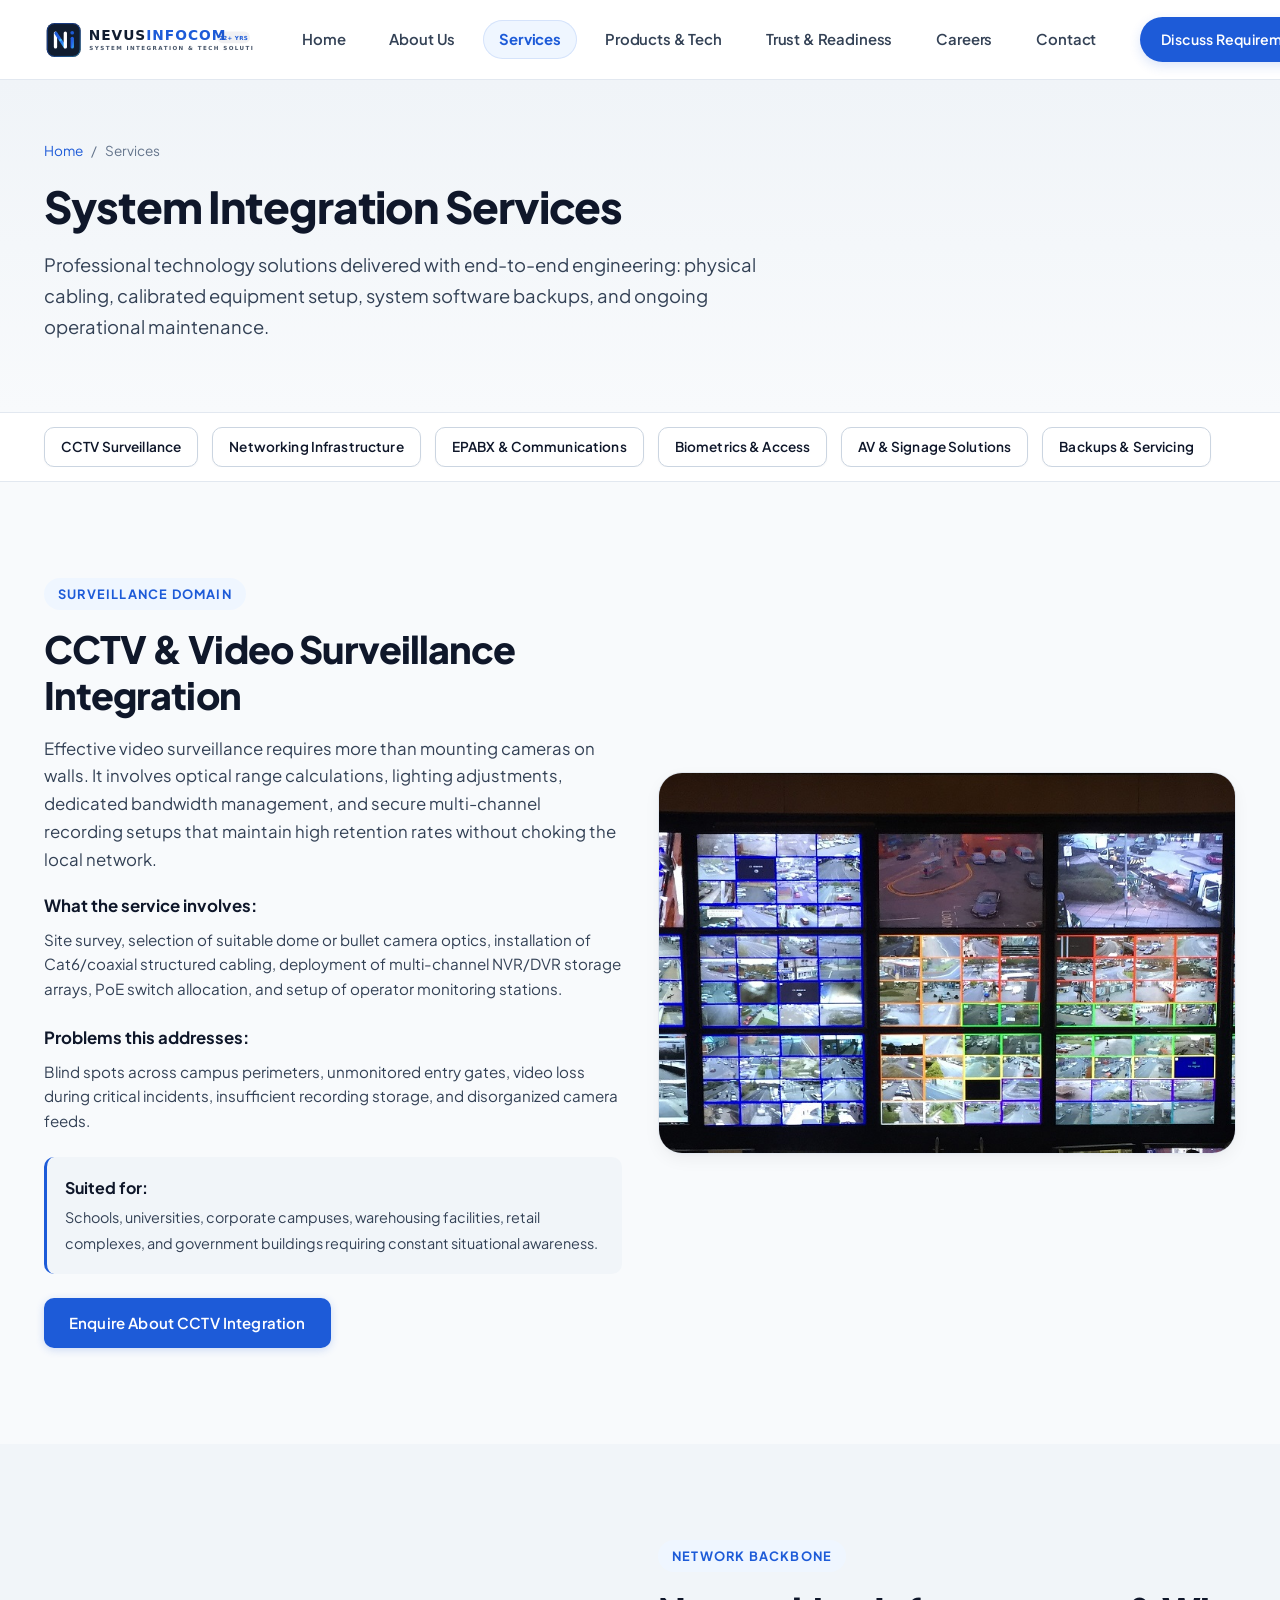
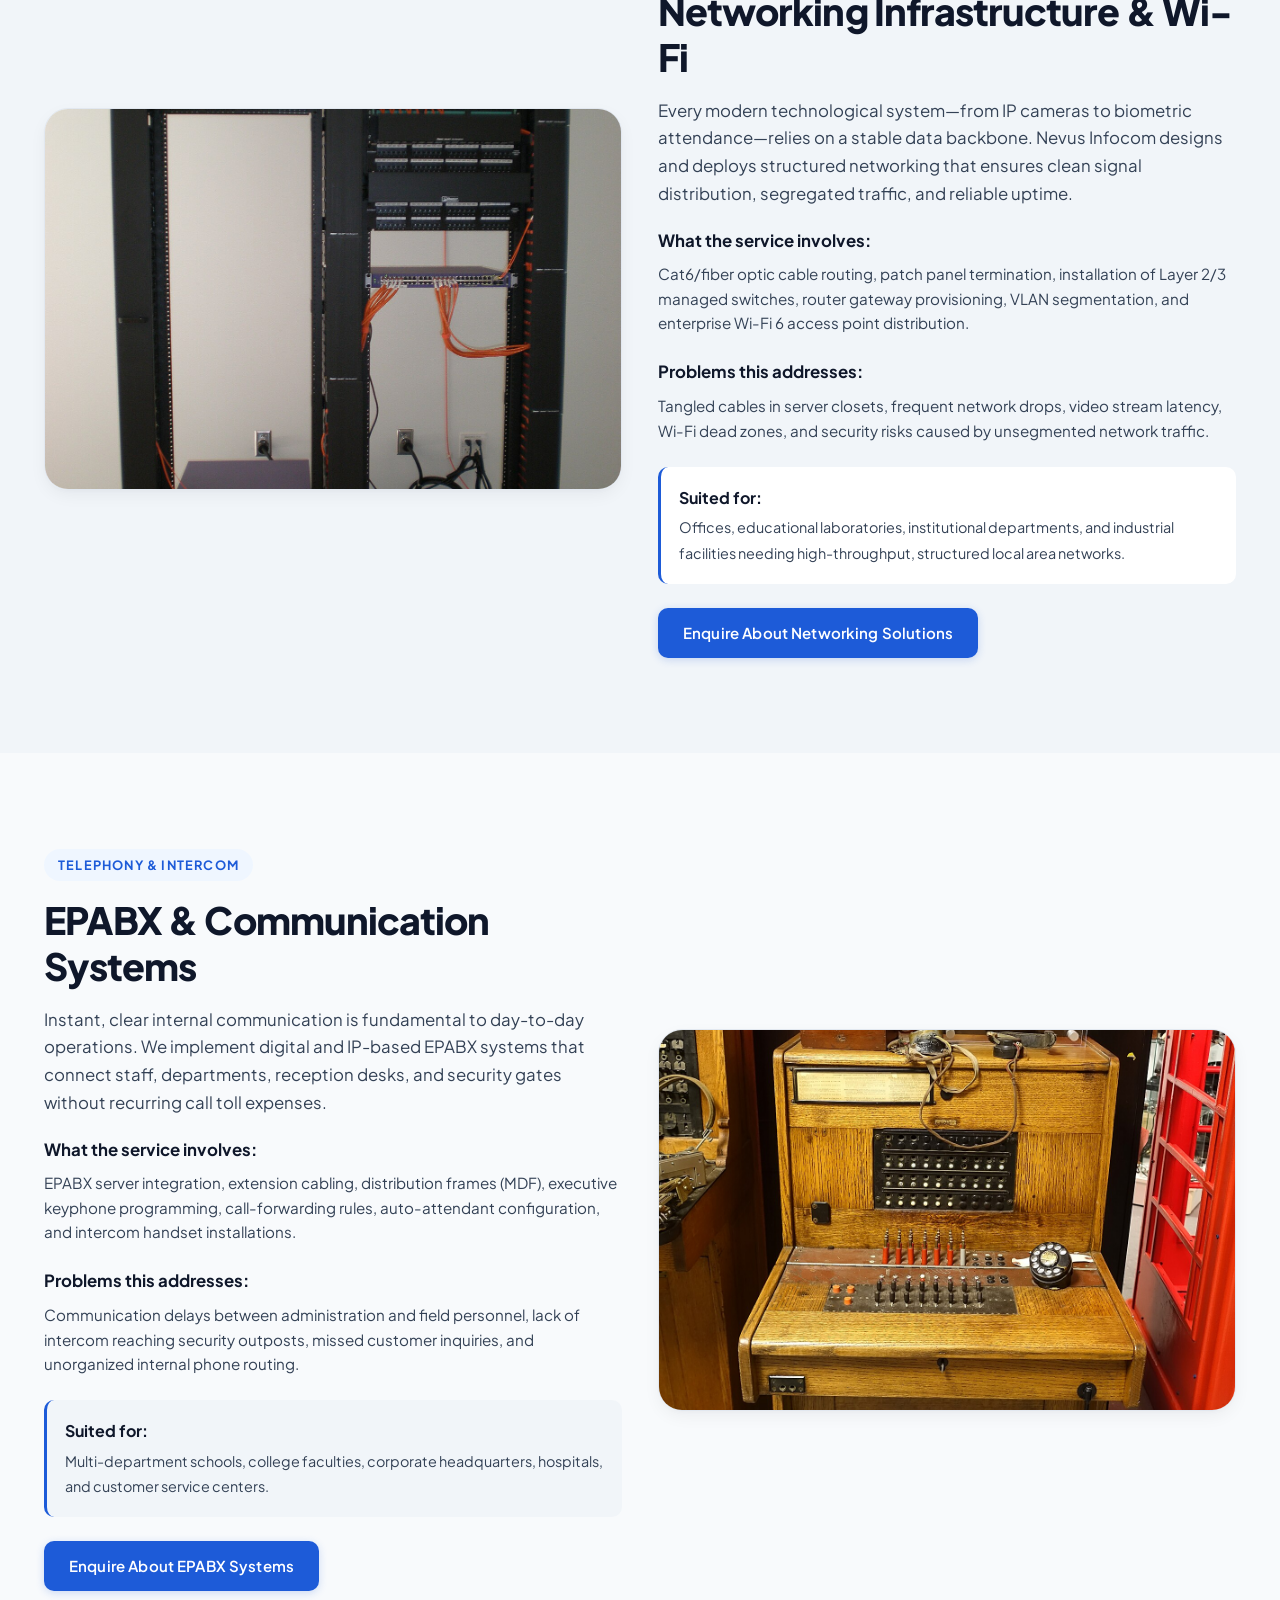
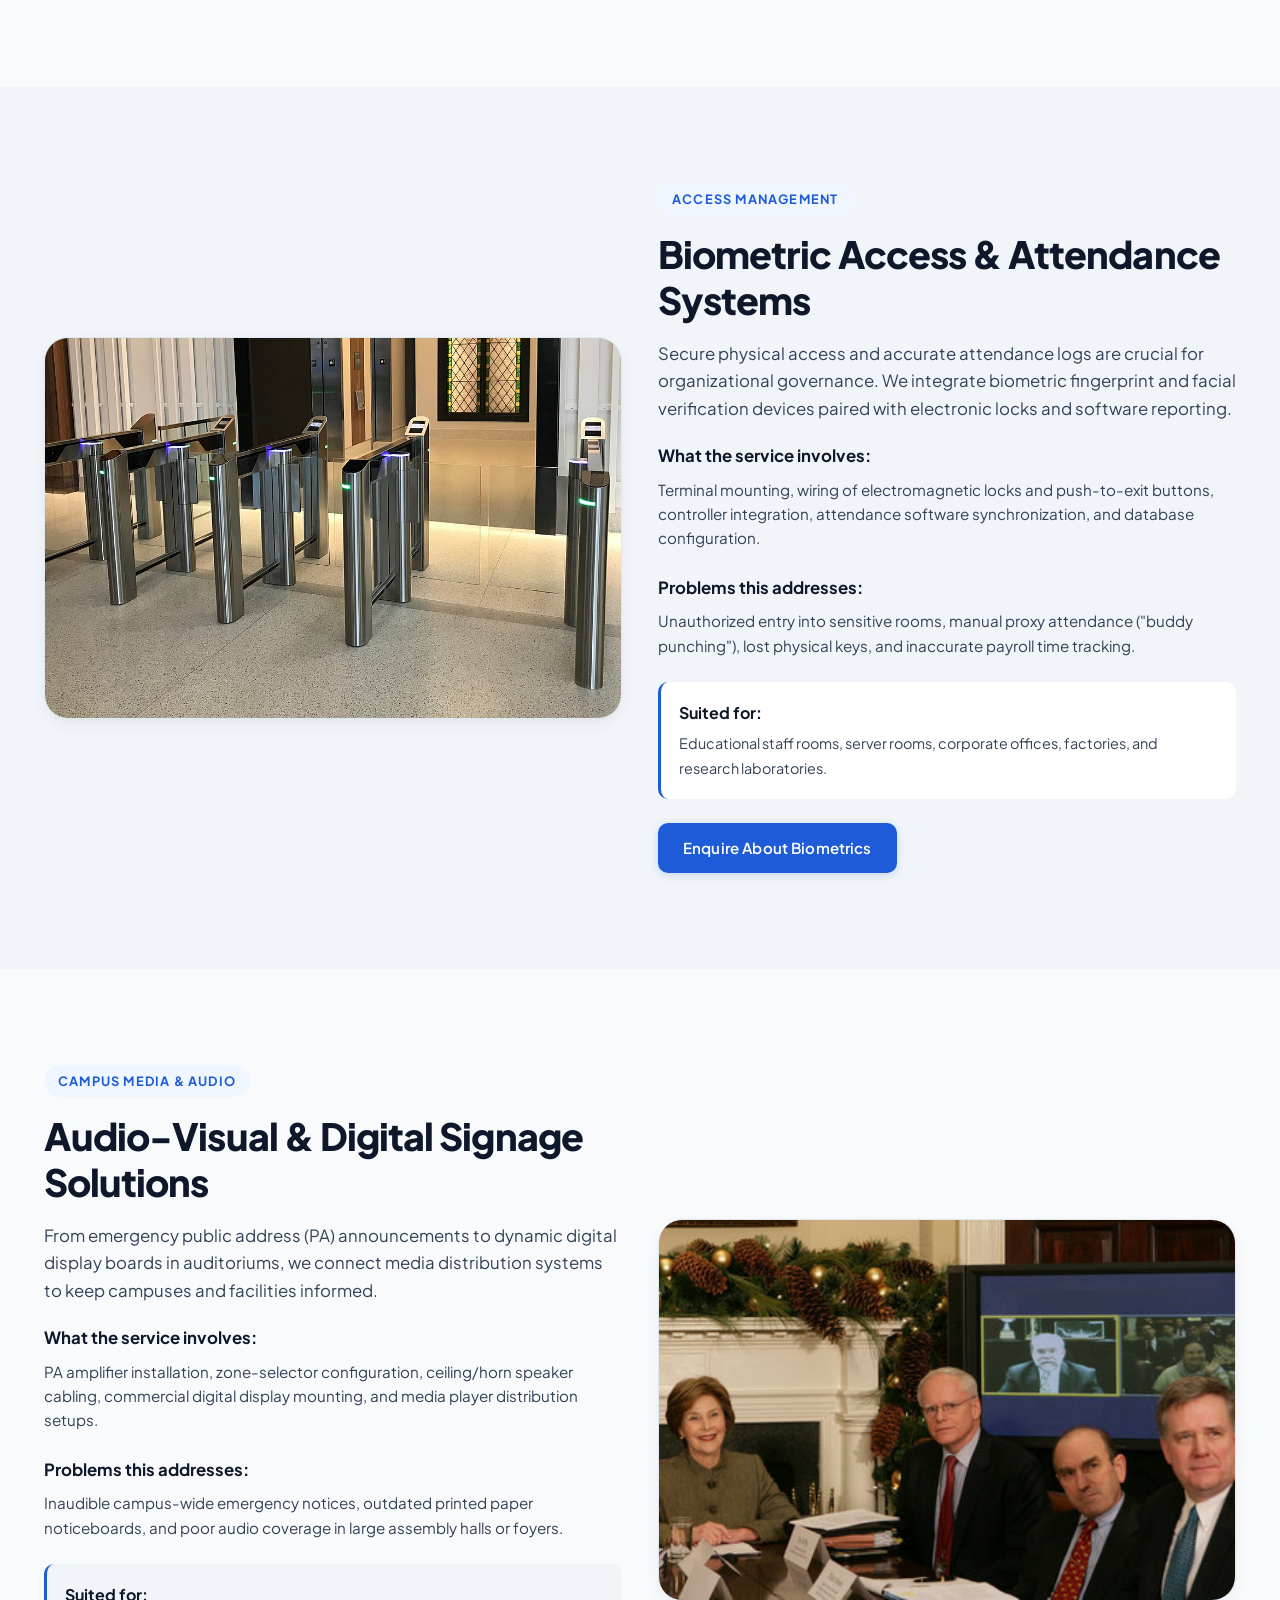
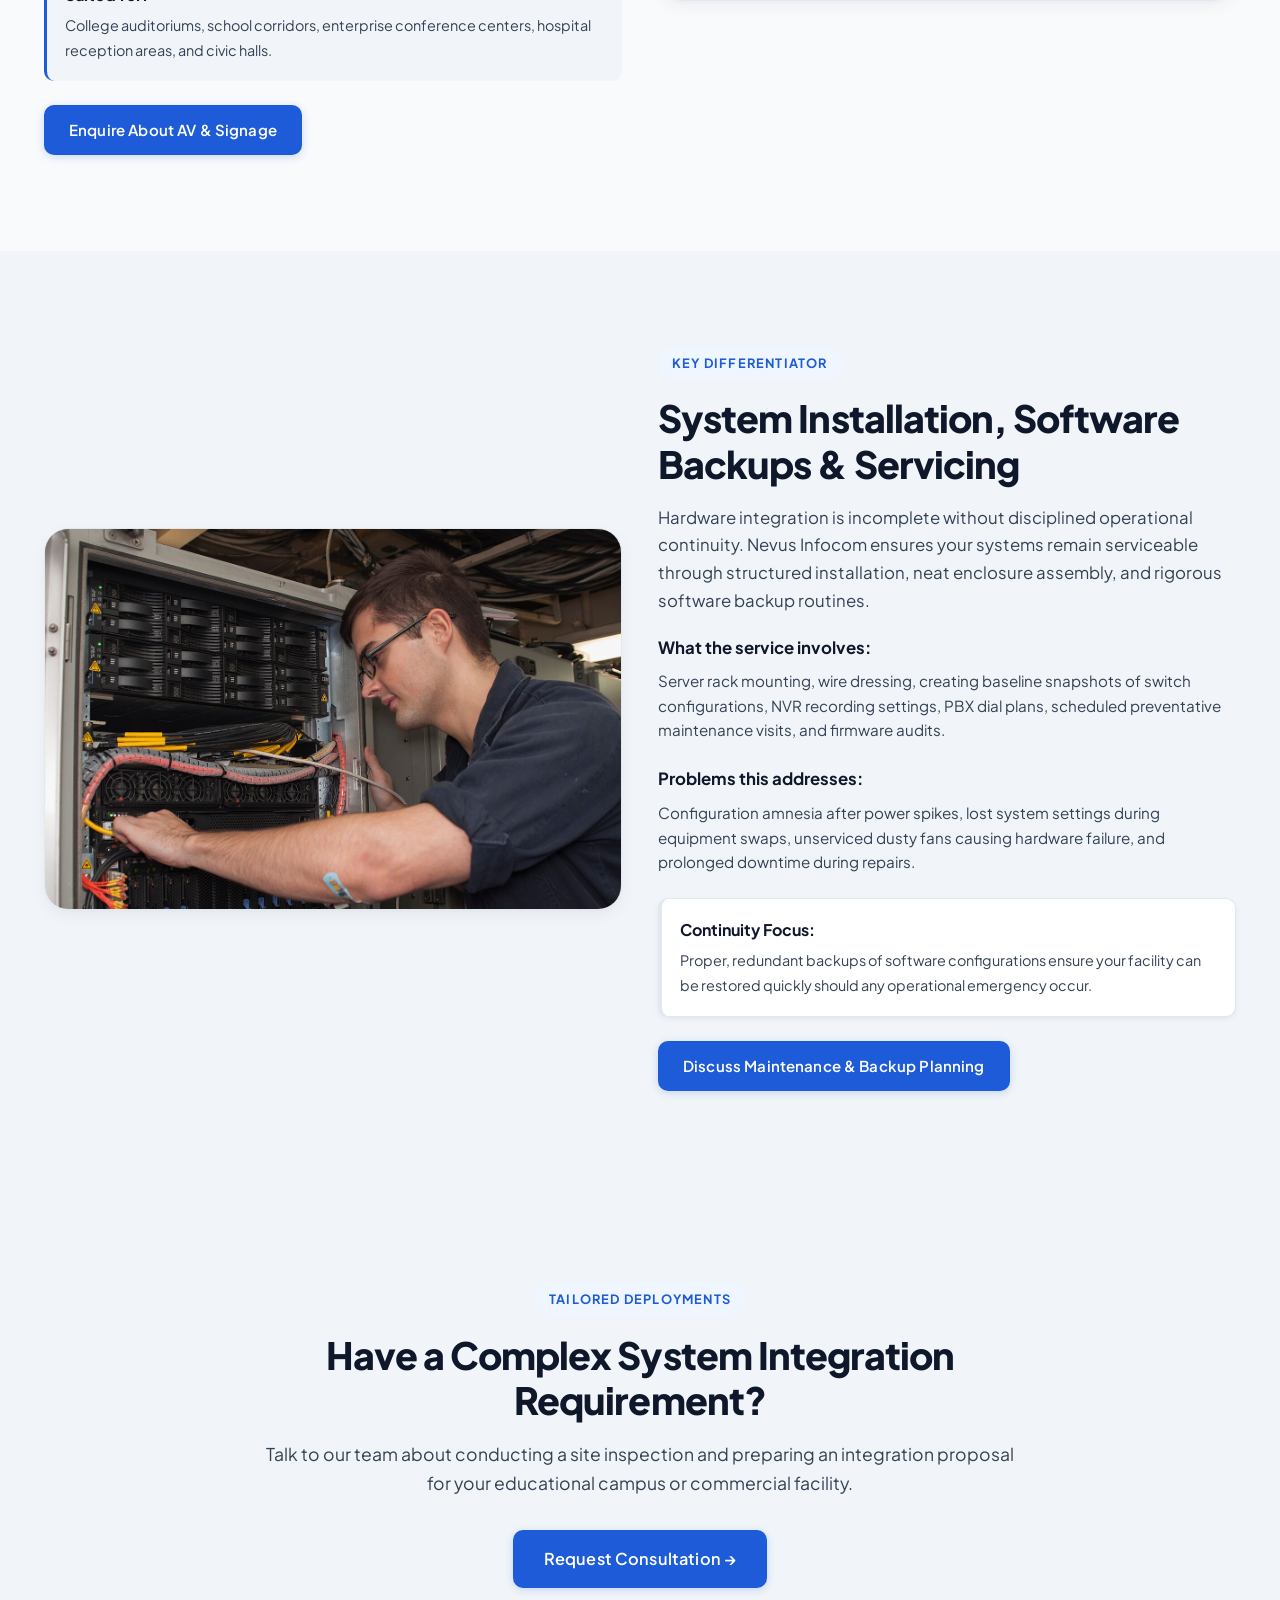
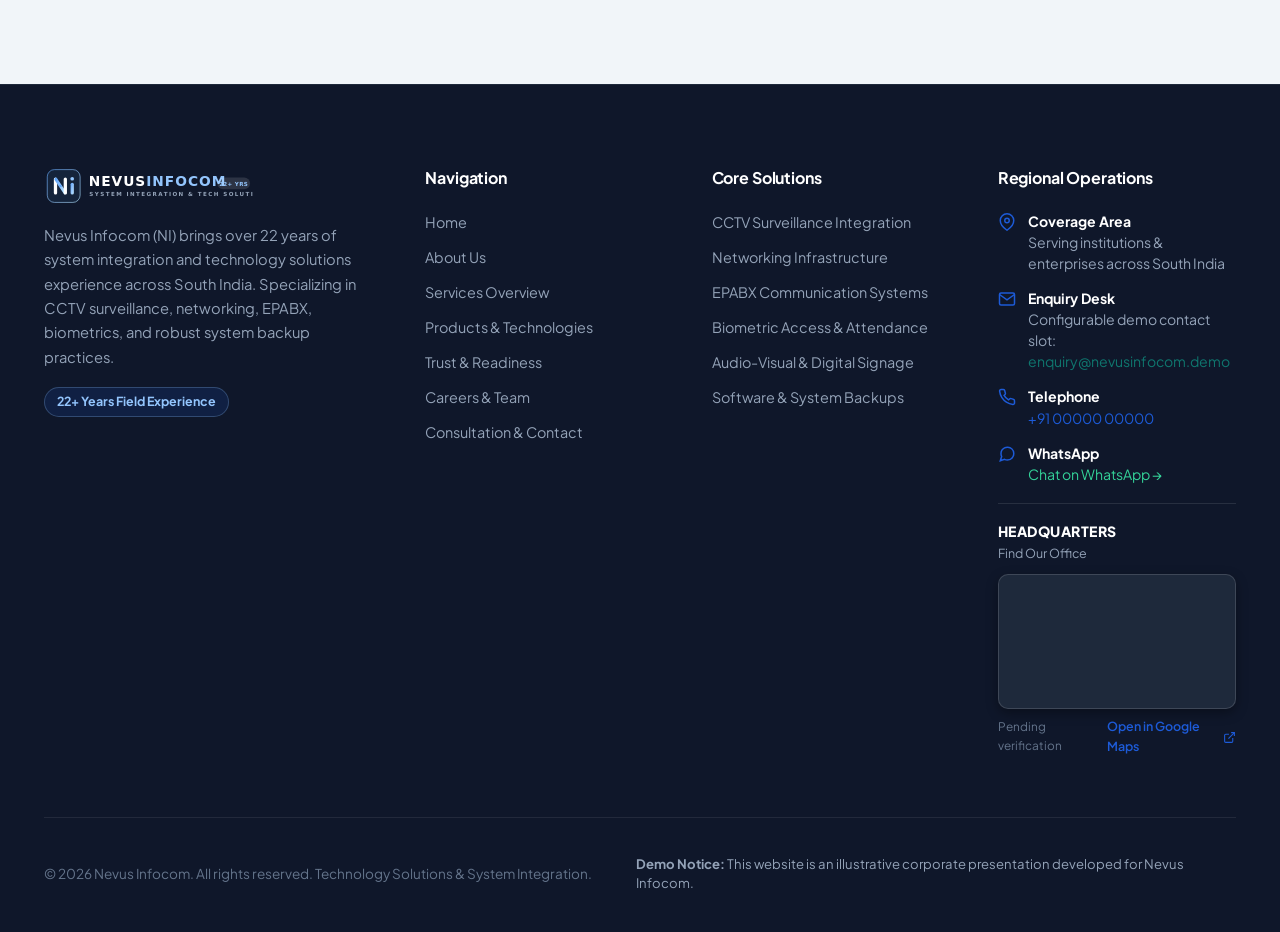
<file: services.html>
<!DOCTYPE html>
<html lang="en">
<head>
  <meta charset="UTF-8">
  <meta name="viewport" content="width=device-width, initial-scale=1.0">
  <title>Services | Nevus Infocom — System Integration & Technology Solutions</title>
  <meta name="description" content="Explore Nevus Infocom's core services: CCTV surveillance, networking infrastructure, EPABX communications, biometric systems, AV/signage, and disciplined software/system backup practices across South India.">
  <link rel="icon" type="image/svg+xml" href="images/favicon.svg">
  <link rel="stylesheet" href="css/style.css?v=2.0">
</head>
<body>
  <a href="#main-content" class="skip-link">Skip to main content</a>

  <!-- SITE HEADER -->
  <header class="site-header" role="banner">
    <div class="container header-inner">
      <a href="index.html" class="brand-link" aria-label="Nevus Infocom Home">
        <img src="images/logo.svg" alt="Nevus Infocom" class="brand-logo-img">
      </a>

      <nav class="nav-menu" aria-label="Main Navigation">
        <a href="index.html" class="nav-link">Home</a>
        <a href="about.html" class="nav-link">About Us</a>
        <a href="services.html" class="nav-link active" aria-current="page">Services</a>
        <a href="products.html" class="nav-link">Products &amp; Tech</a>
        <a href="testimonials.html" class="nav-link">Trust &amp; Readiness</a>
        <a href="careers.html" class="nav-link">Careers</a>
        <a href="contact.html" class="nav-link">Contact</a>
      </nav>

      <div class="header-cta-group">
        <a href="contact.html" class="btn btn-primary btn-sm">
          Discuss Requirements
          <svg class="arrow-icon" viewBox="0 0 24 24" fill="none" stroke="currentColor" stroke-width="2.2"><path d="M5 12h14M12 5l7 7-7 7"/></svg>
        </a>
        <button type="button" class="mobile-nav-toggle" id="mobileToggle" aria-label="Open Navigation Menu" aria-expanded="false" aria-controls="mobileDrawer">
          <span></span>
          <span></span>
          <span></span>
        </button>
      </div>
    </div>
  </header>

  <!-- MOBILE NAVIGATION DRAWER -->
  <div class="mobile-drawer" id="mobileDrawer" role="dialog" aria-modal="true" aria-label="Mobile Navigation">
    <div class="mobile-drawer-content">
      <div style="display: flex; justify-content: space-between; align-items: center; margin-bottom: 20px;">
        <img src="images/logo.svg" alt="Nevus Infocom" style="height: 36px;">
        <button type="button" id="mobileCloseBtn" style="background: none; border: none; font-size: 24px; cursor: pointer; color: var(--color-navy-dark);" aria-label="Close Navigation">&times;</button>
      </div>
      <nav aria-label="Mobile Menu" style="display: flex; flex-direction: column; gap: 8px;">
        <a href="index.html" class="nav-link">Home</a>
        <a href="about.html" class="nav-link">About Us</a>
        <a href="services.html" class="nav-link active">Services</a>
        <a href="products.html" class="nav-link">Products &amp; Tech</a>
        <a href="testimonials.html" class="nav-link">Trust &amp; Readiness</a>
        <a href="careers.html" class="nav-link">Careers</a>
        <a href="contact.html" class="nav-link">Contact</a>
      </nav>
      <div class="mobile-drawer-footer">
        <a href="contact.html" class="btn btn-primary" style="width: 100%;">Discuss Requirements</a>
      </div>
    </div>
  </div>

  <main id="main-content">
    <!-- PAGE HERO -->
    <section class="page-hero" aria-labelledby="services-page-title">
      <div class="container">
        <div class="breadcrumbs">
          <a href="index.html">Home</a>
          <span>/</span>
          <span>Services</span>
        </div>
        <h1 id="services-page-title" class="page-hero-title">System Integration Services</h1>
        <p class="page-hero-desc">
          Professional technology solutions delivered with end-to-end engineering: physical cabling, calibrated equipment setup, system software backups, and ongoing operational maintenance.
        </p>
      </div>
    </section>

    <!-- QUICK JUMP NAVIGATION -->
    <div style="background: var(--color-surface-white); border-bottom: 1px solid var(--color-border-subtle); padding: 14px 0; position: sticky; top: var(--header-height); z-index: 990; backdrop-filter: blur(8px);">
      <div class="container" style="display: flex; gap: 14px; overflow-x: auto; white-space: nowrap; scrollbar-width: none;">
        <a href="#cctv" class="btn btn-secondary btn-sm">CCTV Surveillance</a>
        <a href="#networking" class="btn btn-secondary btn-sm">Networking Infrastructure</a>
        <a href="#epabx" class="btn btn-secondary btn-sm">EPABX &amp; Communications</a>
        <a href="#biometrics" class="btn btn-secondary btn-sm">Biometrics &amp; Access</a>
        <a href="#av-signage" class="btn btn-secondary btn-sm">AV &amp; Signage Solutions</a>
        <a href="#servicing" class="btn btn-secondary btn-sm">Backups &amp; Servicing</a>
      </div>
    </div>

    <!-- SERVICE 1: CCTV & VIDEO SURVEILLANCE -->
    <section id="cctv" class="section" aria-labelledby="cctv-heading">
      <div class="container">
        <div class="grid-2" style="align-items: center;">
          <div class="reveal-on-scroll">
            <span class="section-tag">Surveillance Domain</span>
            <h2 id="cctv-heading" class="section-title">CCTV &amp; Video Surveillance Integration</h2>
            <p style="font-size: 1.05rem; color: var(--color-text-muted); line-height: 1.65; margin-bottom: 20px;">
              Effective video surveillance requires more than mounting cameras on walls. It involves optical range calculations, lighting adjustments, dedicated bandwidth management, and secure multi-channel recording setups that maintain high retention rates without choking the local network.
            </p>
            
            <div style="margin-bottom: 24px;">
              <h4 style="font-size: 1.05rem; font-weight: 700; color: var(--color-text-main); margin-bottom: 8px;">What the service involves:</h4>
              <p style="font-size: 0.95rem; color: var(--color-text-muted); line-height: 1.6;">
                Site survey, selection of suitable dome or bullet camera optics, installation of Cat6/coaxial structured cabling, deployment of multi-channel NVR/DVR storage arrays, PoE switch allocation, and setup of operator monitoring stations.
              </p>
            </div>

            <div style="margin-bottom: 24px;">
              <h4 style="font-size: 1.05rem; font-weight: 700; color: var(--color-text-main); margin-bottom: 8px;">Problems this addresses:</h4>
              <p style="font-size: 0.95rem; color: var(--color-text-muted); line-height: 1.6;">
                Blind spots across campus perimeters, unmonitored entry gates, video loss during critical incidents, insufficient recording storage, and disorganized camera feeds.
              </p>
            </div>

            <div style="background: var(--color-bg-alt); padding: 18px; border-radius: var(--radius-md); border-left: 3px solid var(--color-blue-primary); margin-bottom: 24px;">
              <strong style="color: var(--color-text-main); display: block; margin-bottom: 4px;">Suited for:</strong>
              <span style="font-size: 0.9rem; color: var(--color-text-muted);">Schools, universities, corporate campuses, warehousing facilities, retail complexes, and government buildings requiring constant situational awareness.</span>
            </div>

            <a href="contact.html" class="btn btn-primary">Enquire About CCTV Integration</a>
          </div>

          <div class="reveal-on-scroll delay-2 service-detail-visual">
            <img src="images/detail-cctv.jpg" alt="Surveillance operations control room with multi-screen monitoring wall" class="section-feature-img" loading="lazy">
          </div>
        </div>
      </div>
    </section>

    <!-- SERVICE 2: NETWORKING INFRASTRUCTURE -->
    <section id="networking" class="section section-alt" aria-labelledby="networking-heading">
      <div class="container">
        <div class="grid-2" style="align-items: center;">
          <div class="reveal-on-scroll order-2 service-detail-visual">
            <img src="images/detail-networking.jpg" alt="Panduit enterprise cable management and structured wiring channels" class="section-feature-img" loading="lazy">
          </div>

          <div class="reveal-on-scroll">
            <span class="section-tag">Network Backbone</span>
            <h2 id="networking-heading" class="section-title">Networking Infrastructure &amp; Wi-Fi</h2>
            <p style="font-size: 1.05rem; color: var(--color-text-muted); line-height: 1.65; margin-bottom: 20px;">
              Every modern technological system—from IP cameras to biometric attendance—relies on a stable data backbone. Nevus Infocom designs and deploys structured networking that ensures clean signal distribution, segregated traffic, and reliable uptime.
            </p>

            <div style="margin-bottom: 24px;">
              <h4 style="font-size: 1.05rem; font-weight: 700; color: var(--color-text-main); margin-bottom: 8px;">What the service involves:</h4>
              <p style="font-size: 0.95rem; color: var(--color-text-muted); line-height: 1.6;">
                Cat6/fiber optic cable routing, patch panel termination, installation of Layer 2/3 managed switches, router gateway provisioning, VLAN segmentation, and enterprise Wi-Fi 6 access point distribution.
              </p>
            </div>

            <div style="margin-bottom: 24px;">
              <h4 style="font-size: 1.05rem; font-weight: 700; color: var(--color-text-main); margin-bottom: 8px;">Problems this addresses:</h4>
              <p style="font-size: 0.95rem; color: var(--color-text-muted); line-height: 1.6;">
                Tangled cables in server closets, frequent network drops, video stream latency, Wi-Fi dead zones, and security risks caused by unsegmented network traffic.
              </p>
            </div>

            <div style="background: var(--color-surface-white); padding: 18px; border-radius: var(--radius-md); border-left: 3px solid var(--color-blue-primary); margin-bottom: 24px;">
              <strong style="color: var(--color-text-main); display: block; margin-bottom: 4px;">Suited for:</strong>
              <span style="font-size: 0.9rem; color: var(--color-text-muted);">Offices, educational laboratories, institutional departments, and industrial facilities needing high-throughput, structured local area networks.</span>
            </div>

            <a href="contact.html" class="btn btn-primary">Enquire About Networking Solutions</a>
          </div>
        </div>
      </div>
    </section>

    <!-- SERVICE 3: EPABX & COMMUNICATIONS -->
    <section id="epabx" class="section" aria-labelledby="epabx-heading">
      <div class="container">
        <div class="grid-2" style="align-items: center;">
          <div class="reveal-on-scroll">
            <span class="section-tag">Telephony &amp; Intercom</span>
            <h2 id="epabx-heading" class="section-title">EPABX &amp; Communication Systems</h2>
            <p style="font-size: 1.05rem; color: var(--color-text-muted); line-height: 1.65; margin-bottom: 20px;">
              Instant, clear internal communication is fundamental to day-to-day operations. We implement digital and IP-based EPABX systems that connect staff, departments, reception desks, and security gates without recurring call toll expenses.
            </p>

            <div style="margin-bottom: 24px;">
              <h4 style="font-size: 1.05rem; font-weight: 700; color: var(--color-text-main); margin-bottom: 8px;">What the service involves:</h4>
              <p style="font-size: 0.95rem; color: var(--color-text-muted); line-height: 1.6;">
                EPABX server integration, extension cabling, distribution frames (MDF), executive keyphone programming, call-forwarding rules, auto-attendant configuration, and intercom handset installations.
              </p>
            </div>

            <div style="margin-bottom: 24px;">
              <h4 style="font-size: 1.05rem; font-weight: 700; color: var(--color-text-main); margin-bottom: 8px;">Problems this addresses:</h4>
              <p style="font-size: 0.95rem; color: var(--color-text-muted); line-height: 1.6;">
                Communication delays between administration and field personnel, lack of intercom reaching security outposts, missed customer inquiries, and unorganized internal phone routing.
              </p>
            </div>

            <div style="background: var(--color-bg-alt); padding: 18px; border-radius: var(--radius-md); border-left: 3px solid var(--color-blue-primary); margin-bottom: 24px;">
              <strong style="color: var(--color-text-main); display: block; margin-bottom: 4px;">Suited for:</strong>
              <span style="font-size: 0.9rem; color: var(--color-text-muted);">Multi-department schools, college faculties, corporate headquarters, hospitals, and customer service centers.</span>
            </div>

            <a href="contact.html" class="btn btn-primary">Enquire About EPABX Systems</a>
          </div>

          <div class="reveal-on-scroll delay-2 service-detail-visual">
            <img src="images/detail-epabx.jpg" alt="Enterprise telephone switchboard and multi-line communication console" class="section-feature-img" loading="lazy">
          </div>
        </div>
      </div>
    </section>

    <!-- SERVICE 4: BIOMETRIC ACCESS & ATTENDANCE -->
    <section id="biometrics" class="section section-alt" aria-labelledby="biometrics-heading">
      <div class="container">
        <div class="grid-2" style="align-items: center;">
          <div class="reveal-on-scroll order-2 service-detail-visual">
            <img src="images/detail-biometrics.jpg" alt="Optical swing-glass turnstiles with integrated card and barcode access control" class="section-feature-img" loading="lazy">
          </div>

          <div class="reveal-on-scroll">
            <span class="section-tag">Access Management</span>
            <h2 id="biometrics-heading" class="section-title">Biometric Access &amp; Attendance Systems</h2>
            <p style="font-size: 1.05rem; color: var(--color-text-muted); line-height: 1.65; margin-bottom: 20px;">
              Secure physical access and accurate attendance logs are crucial for organizational governance. We integrate biometric fingerprint and facial verification devices paired with electronic locks and software reporting.
            </p>

            <div style="margin-bottom: 24px;">
              <h4 style="font-size: 1.05rem; font-weight: 700; color: var(--color-text-main); margin-bottom: 8px;">What the service involves:</h4>
              <p style="font-size: 0.95rem; color: var(--color-text-muted); line-height: 1.6;">
                Terminal mounting, wiring of electromagnetic locks and push-to-exit buttons, controller integration, attendance software synchronization, and database configuration.
              </p>
            </div>

            <div style="margin-bottom: 24px;">
              <h4 style="font-size: 1.05rem; font-weight: 700; color: var(--color-text-main); margin-bottom: 8px;">Problems this addresses:</h4>
              <p style="font-size: 0.95rem; color: var(--color-text-muted); line-height: 1.6;">
                Unauthorized entry into sensitive rooms, manual proxy attendance ("buddy punching"), lost physical keys, and inaccurate payroll time tracking.
              </p>
            </div>

            <div style="background: var(--color-surface-white); padding: 18px; border-radius: var(--radius-md); border-left: 3px solid var(--color-blue-primary); margin-bottom: 24px;">
              <strong style="color: var(--color-text-main); display: block; margin-bottom: 4px;">Suited for:</strong>
              <span style="font-size: 0.9rem; color: var(--color-text-muted);">Educational staff rooms, server rooms, corporate offices, factories, and research laboratories.</span>
            </div>

            <a href="contact.html" class="btn btn-primary">Enquire About Biometrics</a>
          </div>
        </div>
      </div>
    </section>

    <!-- SERVICE 5: AUDIO-VISUAL & DIGITAL SIGNAGE -->
    <section id="av-signage" class="section" aria-labelledby="av-heading">
      <div class="container">
        <div class="grid-2" style="align-items: center;">
          <div class="reveal-on-scroll">
            <span class="section-tag">Campus Media &amp; Audio</span>
            <h2 id="av-heading" class="section-title">Audio-Visual &amp; Digital Signage Solutions</h2>
            <p style="font-size: 1.05rem; color: var(--color-text-muted); line-height: 1.65; margin-bottom: 20px;">
              From emergency public address (PA) announcements to dynamic digital display boards in auditoriums, we connect media distribution systems to keep campuses and facilities informed.
            </p>

            <div style="margin-bottom: 24px;">
              <h4 style="font-size: 1.05rem; font-weight: 700; color: var(--color-text-main); margin-bottom: 8px;">What the service involves:</h4>
              <p style="font-size: 0.95rem; color: var(--color-text-muted); line-height: 1.6;">
                PA amplifier installation, zone-selector configuration, ceiling/horn speaker cabling, commercial digital display mounting, and media player distribution setups.
              </p>
            </div>

            <div style="margin-bottom: 24px;">
              <h4 style="font-size: 1.05rem; font-weight: 700; color: var(--color-text-main); margin-bottom: 8px;">Problems this addresses:</h4>
              <p style="font-size: 0.95rem; color: var(--color-text-muted); line-height: 1.6;">
                Inaudible campus-wide emergency notices, outdated printed paper noticeboards, and poor audio coverage in large assembly halls or foyers.
              </p>
            </div>

            <div style="background: var(--color-bg-alt); padding: 18px; border-radius: var(--radius-md); border-left: 3px solid var(--color-blue-primary); margin-bottom: 24px;">
              <strong style="color: var(--color-text-main); display: block; margin-bottom: 4px;">Suited for:</strong>
              <span style="font-size: 0.9rem; color: var(--color-text-muted);">College auditoriums, school corridors, enterprise conference centers, hospital reception areas, and civic halls.</span>
            </div>

            <a href="contact.html" class="btn btn-primary">Enquire About AV &amp; Signage</a>
          </div>

          <div class="reveal-on-scroll delay-2 service-detail-visual">
            <img src="images/detail-av.jpg" alt="High-definition executive conference room video wall and collaboration setup" class="section-feature-img" loading="lazy">
          </div>
        </div>
      </div>
    </section>

    <!-- SERVICE 6: INSTALLATION, BACKUPS & SERVICING -->
    <section id="servicing" class="section section-alt" aria-labelledby="servicing-heading">
      <div class="container">
        <div class="grid-2" style="align-items: center;">
          <div class="reveal-on-scroll order-2 service-detail-visual">
            <img src="images/detail-servicing.jpg" alt="Senior systems technician configuring mission-critical server hardware" class="section-feature-img" loading="lazy">
          </div>

          <div class="reveal-on-scroll">
            <span class="section-tag">Key Differentiator</span>
            <h2 id="servicing-heading" class="section-title">System Installation, Software Backups &amp; Servicing</h2>
            <p style="font-size: 1.05rem; color: var(--color-text-muted); line-height: 1.65; margin-bottom: 20px;">
              Hardware integration is incomplete without disciplined operational continuity. Nevus Infocom ensures your systems remain serviceable through structured installation, neat enclosure assembly, and rigorous software backup routines.
            </p>

            <div style="margin-bottom: 24px;">
              <h4 style="font-size: 1.05rem; font-weight: 700; color: var(--color-text-main); margin-bottom: 8px;">What the service involves:</h4>
              <p style="font-size: 0.95rem; color: var(--color-text-muted); line-height: 1.6;">
                Server rack mounting, wire dressing, creating baseline snapshots of switch configurations, NVR recording settings, PBX dial plans, scheduled preventative maintenance visits, and firmware audits.
              </p>
            </div>

            <div style="margin-bottom: 24px;">
              <h4 style="font-size: 1.05rem; font-weight: 700; color: var(--color-text-main); margin-bottom: 8px;">Problems this addresses:</h4>
              <p style="font-size: 0.95rem; color: var(--color-text-muted); line-height: 1.6;">
                Configuration amnesia after power spikes, lost system settings during equipment swaps, unserviced dusty fans causing hardware failure, and prolonged downtime during repairs.
              </p>
            </div>

            <div style="background: var(--color-surface-white); padding: 18px; border-radius: var(--radius-md); border-left: 4px solid var(--color-blue-primary); border: 1px solid var(--color-border-subtle); border-left-width: 4px; margin-bottom: 24px; box-shadow: var(--shadow-sm);">
              <strong style="color: var(--color-text-main); display: block; margin-bottom: 4px;">Continuity Focus:</strong>
              <span style="font-size: 0.9rem; color: var(--color-text-muted);">Proper, redundant backups of software configurations ensure your facility can be restored quickly should any operational emergency occur.</span>
            </div>

            <a href="contact.html" class="btn btn-primary">Discuss Maintenance &amp; Backup Planning</a>
          </div>
        </div>
      </div>
    </section>

    <!-- SECTION CTA -->
    <section class="section section-alt" aria-labelledby="service-cta-title">
      <div class="container text-center" style="max-width: 800px; margin: 0 auto; text-align: center;">
        <span class="section-tag reveal-on-scroll">Tailored Deployments</span>
        <h2 id="service-cta-title" class="section-title reveal-on-scroll delay-1">Have a Complex System Integration Requirement?</h2>
        <p class="section-subtitle reveal-on-scroll delay-2" style="margin-bottom: 32px;">
          Talk to our team about conducting a site inspection and preparing an integration proposal for your educational campus or commercial facility.
        </p>
        <div class="reveal-on-scroll delay-3">
          <a href="contact.html" class="btn btn-primary btn-lg">Request Consultation &rarr;</a>
        </div>
      </div>
    </section>
  </main>

  <!-- SITE FOOTER -->
  <footer class="site-footer" role="contentinfo">
    <div class="container">
      <div class="footer-top">
        <div class="footer-brand">
          <a href="index.html" aria-label="Nevus Infocom Home">
            <img src="images/logo-light.svg" alt="Nevus Infocom" style="height: 42px;">
          </a>
          <p>
            Nevus Infocom (NI) brings over 22 years of system integration and technology solutions experience across South India. Specializing in CCTV surveillance, networking, EPABX, biometrics, and robust system backup practices.
          </p>
          <div class="footer-badge-experience">
            <span>22+ Years Field Experience</span>
          </div>
        </div>

        <div class="footer-col">
          <h4>Navigation</h4>
          <div class="footer-links">
            <a href="index.html">Home</a>
            <a href="about.html">About Us</a>
            <a href="services.html">Services Overview</a>
            <a href="products.html">Products &amp; Technologies</a>
            <a href="testimonials.html">Trust &amp; Readiness</a>
            <a href="careers.html">Careers &amp; Team</a>
            <a href="contact.html">Consultation &amp; Contact</a>
          </div>
        </div>

        <div class="footer-col">
          <h4>Core Solutions</h4>
          <div class="footer-links">
            <a href="services.html#cctv">CCTV Surveillance Integration</a>
            <a href="services.html#networking">Networking Infrastructure</a>
            <a href="services.html#epabx">EPABX Communication Systems</a>
            <a href="services.html#biometrics">Biometric Access &amp; Attendance</a>
            <a href="services.html#av-signage">Audio-Visual &amp; Digital Signage</a>
            <a href="services.html#servicing">Software &amp; System Backups</a>
          </div>
        </div>

        <div class="footer-col">
          <h4>Regional Operations</h4>
          <div class="footer-contact-item">
            <svg viewBox="0 0 24 24" fill="none" stroke="currentColor" stroke-width="2"><path d="M21 10c0 7-9 13-9 13s-9-6-9-13a9 9 0 0 1 18 0z"/><circle cx="12" cy="10" r="3"/></svg>
            <div>
              <strong style="color: #FFFFFF; display: block;">Coverage Area</strong>
              <span>Serving institutions &amp; enterprises across South India</span>
            </div>
          </div>
          <div class="footer-contact-item">
            <svg viewBox="0 0 24 24" fill="none" stroke="currentColor" stroke-width="2"><path d="M4 4h16c1.1 0 2 .9 2 2v12c0 1.1-.9 2-2 2H4c-1.1 0-2-.9-2-2V6c0-1.1.9-2 2-2z"/><polyline points="22,6 12,13 2,6"/></svg>
            <div>
              <strong style="color: #FFFFFF; display: block;">Enquiry Desk</strong>
              <span>Configurable demo contact slot: <span style="color: var(--color-cyan-glow);">enquiry@nevusinfocom.demo</span></span>
            </div>
          </div>
          <div class="footer-contact-item">
            <svg viewBox="0 0 24 24" fill="none" stroke="currentColor" stroke-width="2"><path d="M22 16.92v3a2 2 0 0 1-2.18 2 19.79 19.79 0 0 1-8.63-3.07 19.5 19.5 0 0 1-6-6 19.79 19.79 0 0 1-3.07-8.67A2 2 0 0 1 4.11 2h3a2 2 0 0 1 2 1.72 12.84 12.84 0 0 0 .7 2.81 2 2 0 0 1-.45 2.11L8.09 9.91a16 16 0 0 0 6 6l1.27-1.27a2 2 0 0 1 2.11-.45 12.84 12.84 0 0 0 2.81.7A2 2 0 0 1 22 16.92z"/></svg>
            <div>
              <strong style="color: #FFFFFF; display: block;">Telephone</strong>
              <a href="tel:+910000000000" style="color: var(--color-sky-accent); text-decoration: none;">+91 00000 00000</a>
            </div>
          </div>
          <div class="footer-contact-item">
            <svg viewBox="0 0 24 24" fill="none" stroke="currentColor" stroke-width="2"><path d="M21 11.5a8.38 8.38 0 0 1-.9 3.8 8.5 8.5 0 0 1-7.6 4.7 8.38 8.38 0 0 1-3.8-.9L3 21l1.9-5.7a8.38 8.38 0 0 1-.9-3.8 8.5 8.5 0 0 1 4.7-7.6 8.38 8.38 0 0 1 3.8-.9h.5a8.48 8.48 0 0 1 8 8v.5z"/></svg>
            <div>
              <strong style="color: #FFFFFF; display: block;">WhatsApp</strong>
              <a href="https://wa.me/910000000000" target="_blank" rel="noopener noreferrer" style="color: #34D399; text-decoration: none;">Chat on WhatsApp &rarr;</a>
            </div>
          </div>

          <!-- FOOTER MAP SECTION -->
          <div class="footer-map-widget">
            <div class="footer-map-header">
              <span class="footer-map-title">HEADQUARTERS</span>
              <span class="footer-map-subtitle">Find Our Office</span>
            </div>
            <div class="footer-map-frame-box">
              <iframe
                class="footer-map-iframe"
                src="https://maps.google.com/maps?q=South+India&t=&z=5&ie=UTF8&iwloc=&output=embed"
                title="Google Maps embed showing Nevus Infocom Regional Operations and Office Location"
                loading="lazy"
                referrerpolicy="no-referrer-when-downgrade"
                aria-label="Google Map: Headquarters and Regional Operations">
              </iframe>
            </div>
            <div class="footer-map-footer-links">
              <span class="footer-map-status-pill">Pending verification</span>
              <a href="https://maps.google.com/?q=South+India" target="_blank" rel="noopener noreferrer" class="footer-map-link">
                <span>Open in Google Maps</span>
                <svg viewBox="0 0 24 24" fill="none" stroke="currentColor" stroke-width="2"><path d="M18 13v6a2 2 0 0 1-2 2H5a2 2 0 0 1-2-2V8a2 2 0 0 1 2-2h6"/><polyline points="15 3 21 3 21 9"/><line x1="10" y1="14" x2="21" y2="3"/></svg>
              </a>
            </div>
          </div>
        </div>
      </div>

      <div class="footer-bottom">
        <p>&copy; 2026 Nevus Infocom. All rights reserved. Technology Solutions &amp; System Integration.</p>
        <p class="footer-demo-disclaimer">
          <strong>Demo Notice:</strong> This website is an illustrative corporate presentation developed for Nevus Infocom.
        </p>
      </div>
    </div>
  </footer>

  <script src="js/main.js?v=2.0"></script>
</body>
</html>
</file>
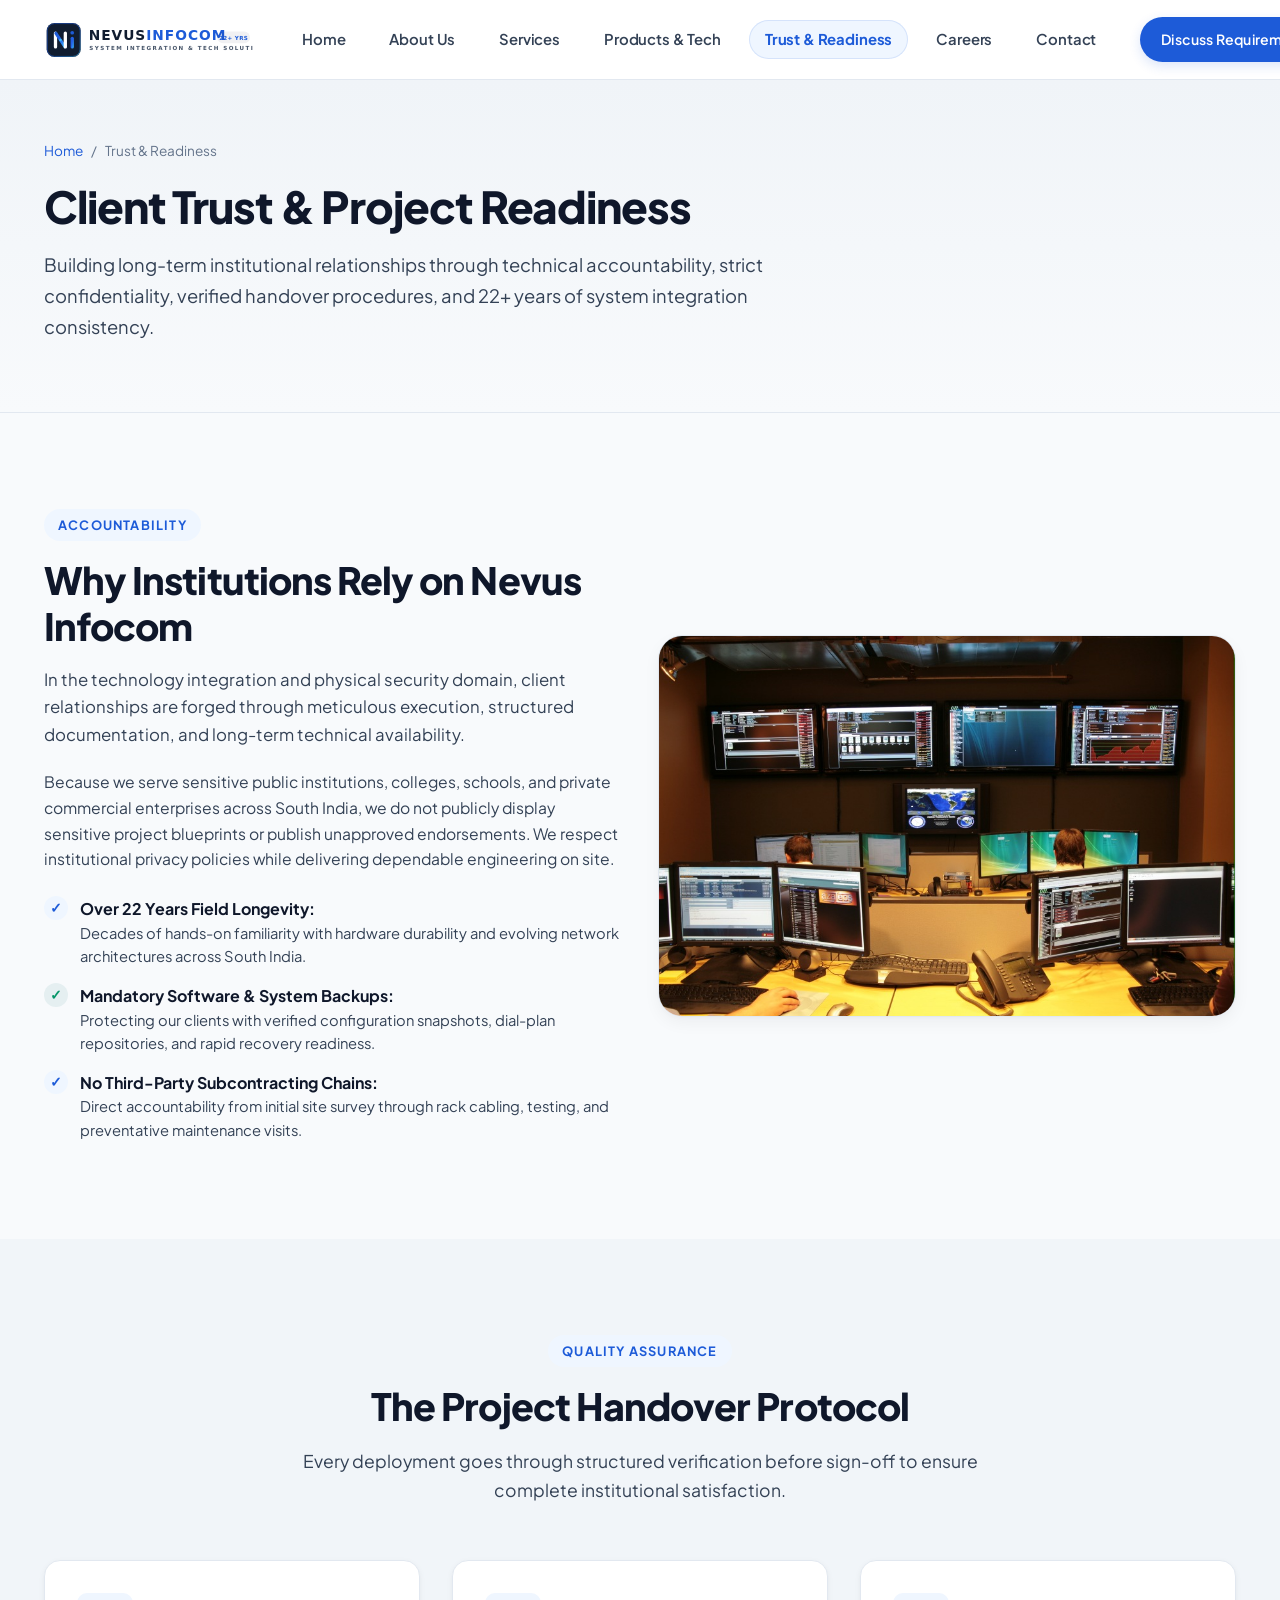
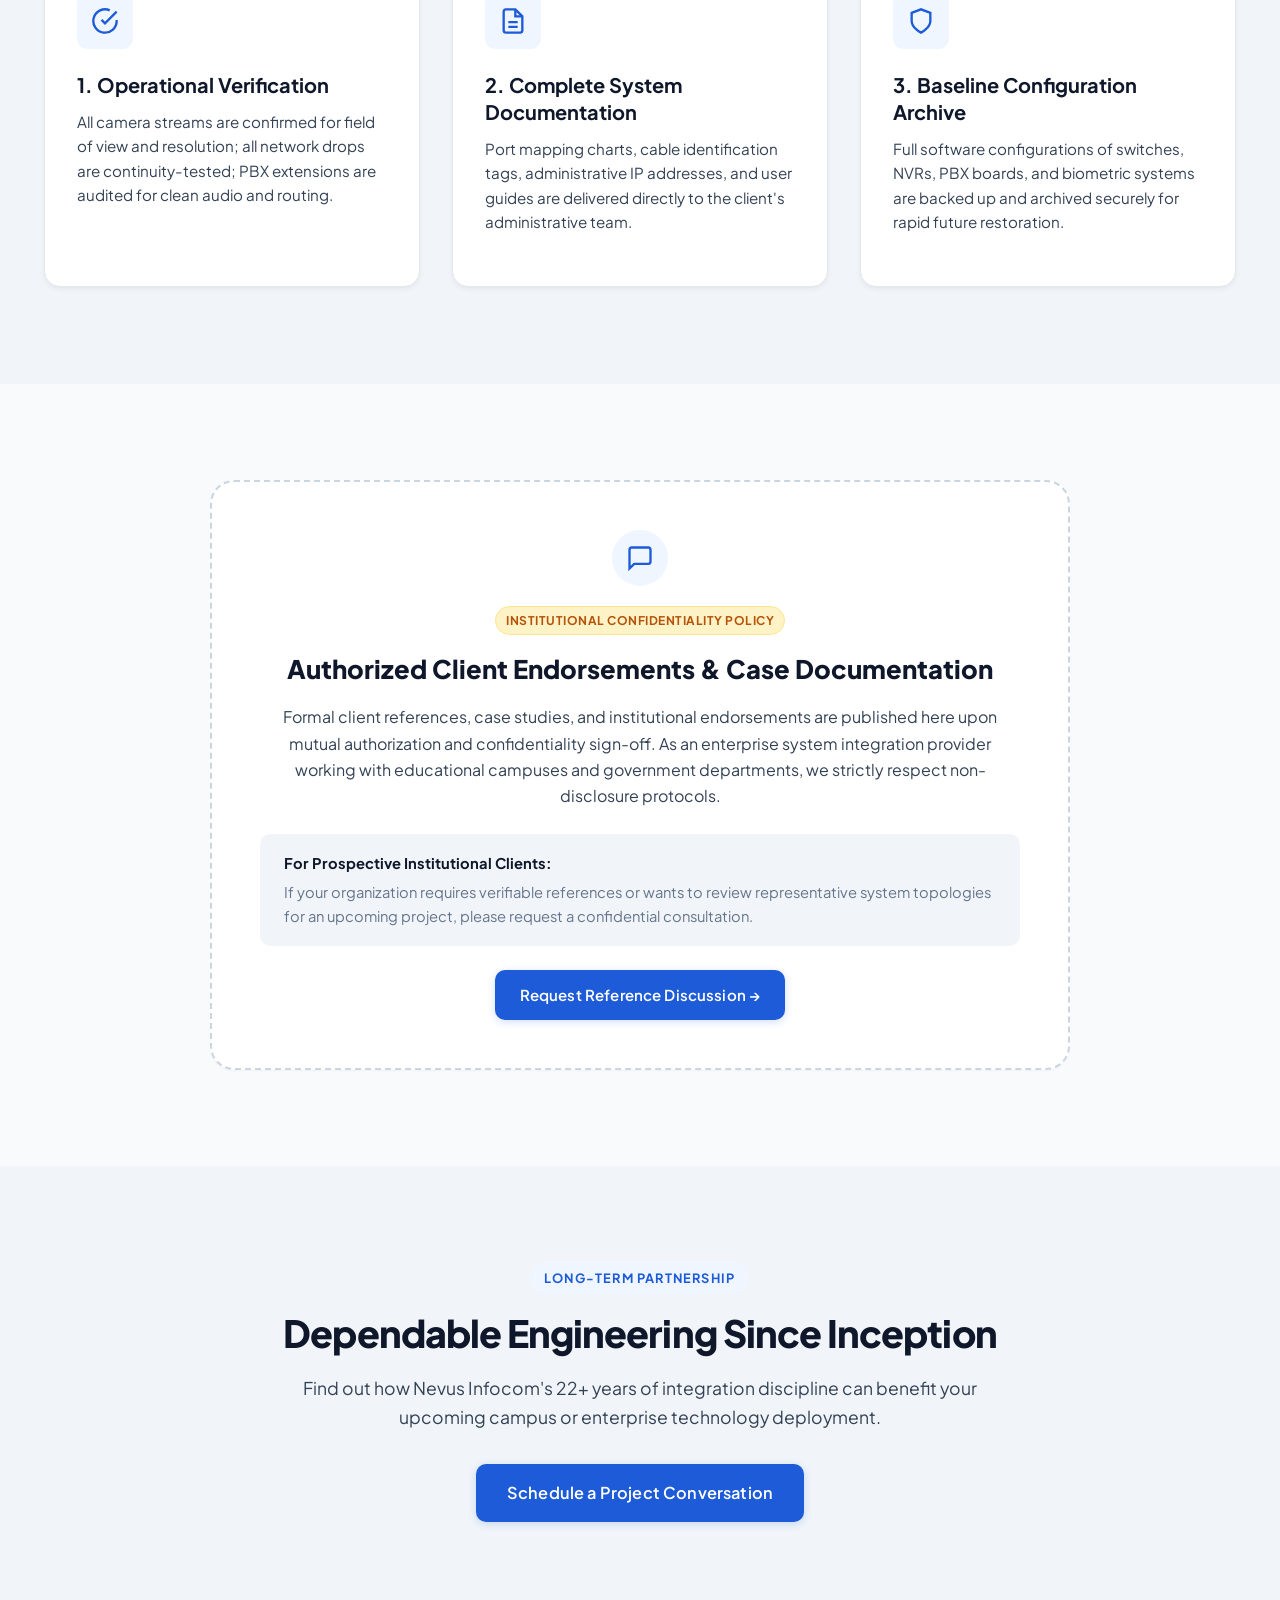
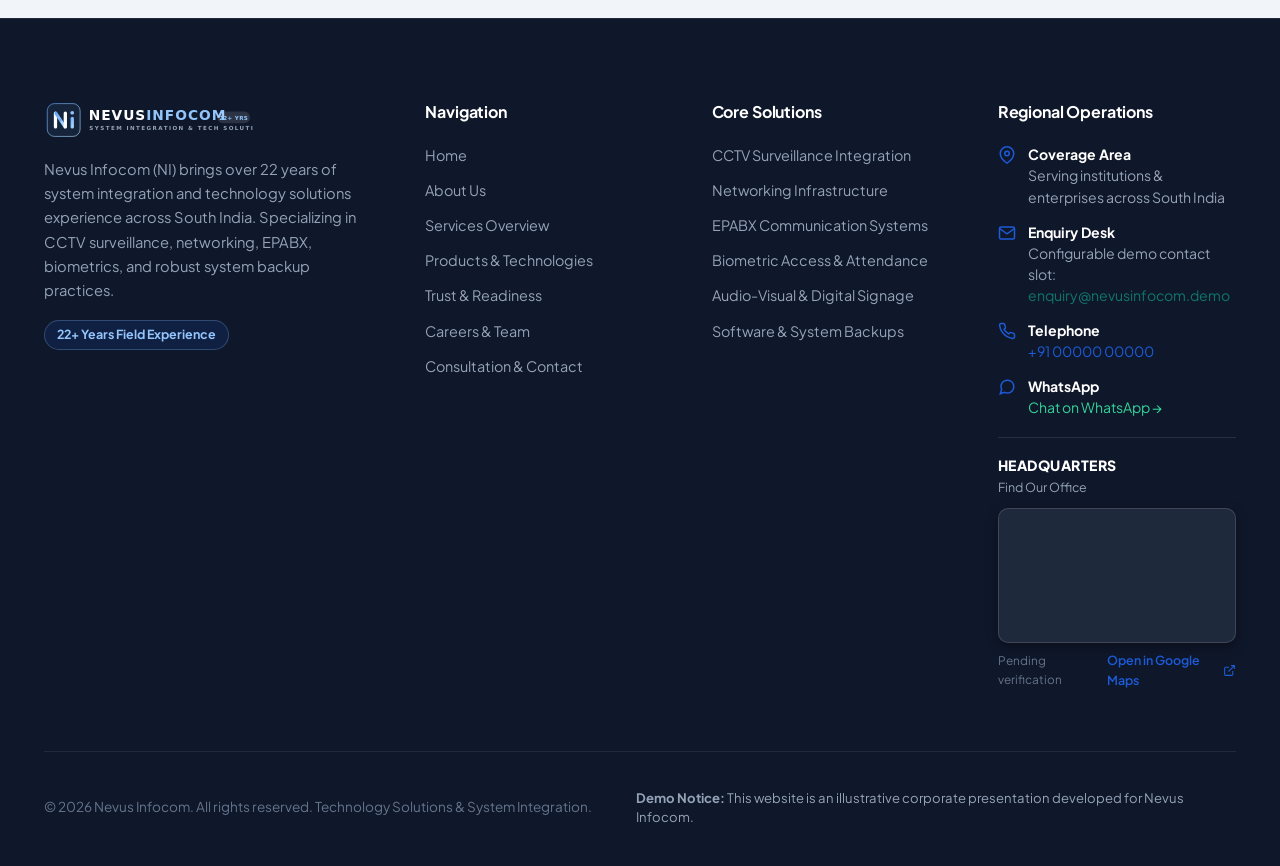
<file: testimonials.html>
<!DOCTYPE html>
<html lang="en">
<head>
  <meta charset="UTF-8">
  <meta name="viewport" content="width=device-width, initial-scale=1.0">
  <title>Trust &amp; Project Readiness | Nevus Infocom — 22+ Years of Reliability</title>
  <meta name="description" content="Discover Nevus Infocom's client trust standards, verification protocol, and operational reliability across South India. Built on 22+ years of dependable technology solutions.">
  <link rel="icon" type="image/svg+xml" href="images/favicon.svg">
  <link rel="stylesheet" href="css/style.css?v=2.0">
</head>
<body>
  <a href="#main-content" class="skip-link">Skip to main content</a>

  <!-- SITE HEADER -->
  <header class="site-header" role="banner">
    <div class="container header-inner">
      <a href="index.html" class="brand-link" aria-label="Nevus Infocom Home">
        <img src="images/logo.svg" alt="Nevus Infocom" class="brand-logo-img">
      </a>

      <nav class="nav-menu" aria-label="Main Navigation">
        <a href="index.html" class="nav-link">Home</a>
        <a href="about.html" class="nav-link">About Us</a>
        <a href="services.html" class="nav-link">Services</a>
        <a href="products.html" class="nav-link">Products &amp; Tech</a>
        <a href="testimonials.html" class="nav-link active" aria-current="page">Trust &amp; Readiness</a>
        <a href="careers.html" class="nav-link">Careers</a>
        <a href="contact.html" class="nav-link">Contact</a>
      </nav>

      <div class="header-cta-group">
        <a href="contact.html" class="btn btn-primary btn-sm">
          Discuss Requirements
          <svg class="arrow-icon" viewBox="0 0 24 24" fill="none" stroke="currentColor" stroke-width="2.2"><path d="M5 12h14M12 5l7 7-7 7"/></svg>
        </a>
        <button type="button" class="mobile-nav-toggle" id="mobileToggle" aria-label="Open Navigation Menu" aria-expanded="false" aria-controls="mobileDrawer">
          <span></span>
          <span></span>
          <span></span>
        </button>
      </div>
    </div>
  </header>

  <!-- MOBILE NAVIGATION DRAWER -->
  <div class="mobile-drawer" id="mobileDrawer" role="dialog" aria-modal="true" aria-label="Mobile Navigation">
    <div class="mobile-drawer-content">
      <div style="display: flex; justify-content: space-between; align-items: center; margin-bottom: 20px;">
        <img src="images/logo.svg" alt="Nevus Infocom" style="height: 36px;">
        <button type="button" id="mobileCloseBtn" style="background: none; border: none; font-size: 24px; cursor: pointer; color: var(--color-navy-dark);" aria-label="Close Navigation">&times;</button>
      </div>
      <nav aria-label="Mobile Menu" style="display: flex; flex-direction: column; gap: 8px;">
        <a href="index.html" class="nav-link">Home</a>
        <a href="about.html" class="nav-link">About Us</a>
        <a href="services.html" class="nav-link">Services</a>
        <a href="products.html" class="nav-link">Products &amp; Tech</a>
        <a href="testimonials.html" class="nav-link active">Trust &amp; Readiness</a>
        <a href="careers.html" class="nav-link">Careers</a>
        <a href="contact.html" class="nav-link">Contact</a>
      </nav>
      <div class="mobile-drawer-footer">
        <a href="contact.html" class="btn btn-primary" style="width: 100%;">Discuss Requirements</a>
      </div>
    </div>
  </div>

  <main id="main-content">
    <!-- PAGE HERO -->
    <section class="page-hero" aria-labelledby="trust-page-title">
      <div class="container">
        <div class="breadcrumbs">
          <a href="index.html">Home</a>
          <span>/</span>
          <span>Trust &amp; Readiness</span>
        </div>
        <h1 id="trust-page-title" class="page-hero-title">Client Trust &amp; Project Readiness</h1>
        <p class="page-hero-desc">
          Building long-term institutional relationships through technical accountability, strict confidentiality, verified handover procedures, and 22+ years of system integration consistency.
        </p>
      </div>
    </section>

    <!-- 1. OUR COMMITMENT TO CLIENT INTEGRITY -->
    <section class="section" aria-labelledby="standards-heading">
      <div class="container">
        <div class="grid-2" style="align-items: center;">
          <div class="reveal-on-scroll">
            <span class="section-tag">Accountability</span>
            <h2 id="standards-heading" class="section-title">Why Institutions Rely on Nevus Infocom</h2>
            <p style="font-size: 1.05rem; color: var(--color-text-muted); line-height: 1.65; margin-bottom: 20px;">
              In the technology integration and physical security domain, client relationships are forged through meticulous execution, structured documentation, and long-term technical availability.
            </p>
            <p style="font-size: 0.98rem; color: var(--color-text-muted); line-height: 1.65; margin-bottom: 24px;">
              Because we serve sensitive public institutions, colleges, schools, and private commercial enterprises across South India, we do not publicly display sensitive project blueprints or publish unapproved endorsements. We respect institutional privacy policies while delivering dependable engineering on site.
            </p>

            <div style="display: flex; flex-direction: column; gap: 14px;">
              <div style="display: flex; gap: 12px; align-items: flex-start;">
                <div style="width: 24px; height: 24px; border-radius: 50%; background: var(--color-blue-light); color: var(--color-blue-primary); display: flex; align-items: center; justify-content: center; flex-shrink: 0; font-weight: 700; font-size: 0.85rem;">✓</div>
                <div>
                  <strong style="color: var(--color-text-main);">Over 22 Years Field Longevity:</strong>
                  <span style="display: block; font-size: 0.92rem; color: var(--color-text-muted);">Decades of hands-on familiarity with hardware durability and evolving network architectures across South India.</span>
                </div>
              </div>

              <div style="display: flex; gap: 12px; align-items: flex-start;">
                <div style="width: 24px; height: 24px; border-radius: 50%; background: var(--color-cyan-faint); color: #059669; display: flex; align-items: center; justify-content: center; flex-shrink: 0; font-weight: 700; font-size: 0.85rem;">✓</div>
                <div>
                  <strong style="color: var(--color-text-main);">Mandatory Software &amp; System Backups:</strong>
                  <span style="display: block; font-size: 0.92rem; color: var(--color-text-muted);">Protecting our clients with verified configuration snapshots, dial-plan repositories, and rapid recovery readiness.</span>
                </div>
              </div>

              <div style="display: flex; gap: 12px; align-items: flex-start;">
                <div style="width: 24px; height: 24px; border-radius: 50%; background: var(--color-blue-light); color: var(--color-blue-primary); display: flex; align-items: center; justify-content: center; flex-shrink: 0; font-weight: 700; font-size: 0.85rem;">✓</div>
                <div>
                  <strong style="color: var(--color-text-main);">No Third-Party Subcontracting Chains:</strong>
                  <span style="display: block; font-size: 0.92rem; color: var(--color-text-muted);">Direct accountability from initial site survey through rack cabling, testing, and preventative maintenance visits.</span>
                </div>
              </div>
            </div>
          </div>

          <div class="reveal-on-scroll delay-2 service-detail-visual">
            <img src="images/trust-infrastructure.jpg" alt="Azaleos 24/7 Network Operations Center (NOC) managing client infrastructure reliability" class="section-feature-img" loading="lazy">
          </div>
        </div>
      </div>
    </section>

    <!-- 2. VERIFIED HANDOVER & ASSURANCE PROTOCOL -->
    <section class="section section-alt" aria-labelledby="protocol-heading">
      <div class="container">
        <div class="section-header reveal-on-scroll">
          <span class="section-tag">Quality Assurance</span>
          <h2 id="protocol-heading" class="section-title">The Project Handover Protocol</h2>
          <p class="section-subtitle">
            Every deployment goes through structured verification before sign-off to ensure complete institutional satisfaction.
          </p>
        </div>

        <div class="grid-3">
          <div class="tech-card reveal-on-scroll delay-1">
            <div class="tech-card-icon">
              <svg viewBox="0 0 24 24" fill="none" stroke="currentColor" stroke-width="2"><path d="M22 11.08V12a10 10 0 1 1-5.93-9.14"/><polyline points="22 4 12 14.01 9 11.01"/></svg>
            </div>
            <h3 class="tech-card-title">1. Operational Verification</h3>
            <p class="tech-card-desc">
              All camera streams are confirmed for field of view and resolution; all network drops are continuity-tested; PBX extensions are audited for clean audio and routing.
            </p>
          </div>

          <div class="tech-card reveal-on-scroll delay-2">
            <div class="tech-card-icon">
              <svg viewBox="0 0 24 24" fill="none" stroke="currentColor" stroke-width="2"><path d="M14 2H6a2 2 0 0 0-2 2v16a2 2 0 0 0 2 2h12a2 2 0 0 0 2-2V8z"/><polyline points="14 2 14 8 20 8"/><line x1="16" y1="13" x2="8" y2="13"/><line x1="16" y1="17" x2="8" y2="17"/></svg>
            </div>
            <h3 class="tech-card-title">2. Complete System Documentation</h3>
            <p class="tech-card-desc">
              Port mapping charts, cable identification tags, administrative IP addresses, and user guides are delivered directly to the client's administrative team.
            </p>
          </div>

          <div class="tech-card reveal-on-scroll delay-3">
            <div class="tech-card-icon">
              <svg viewBox="0 0 24 24" fill="none" stroke="currentColor" stroke-width="2"><path d="M12 22s8-4 8-10V5l-8-3-8 3v7c0 6 8 10 8 10z"/></svg>
            </div>
            <h3 class="tech-card-title">3. Baseline Configuration Archive</h3>
            <p class="tech-card-desc">
              Full software configurations of switches, NVRs, PBX boards, and biometric systems are backed up and archived securely for rapid future restoration.
            </p>
          </div>
        </div>
      </div>
    </section>

    <!-- 3. CLIENT FEEDBACK & REFERENCE SPACE (NON-FABRICATED) -->
    <section class="section" aria-labelledby="endorsement-space-heading">
      <div class="container">
        <div style="background: var(--color-surface-white); border: 2px dashed var(--color-border-medium); border-radius: var(--radius-xl); padding: 48px; text-align: center; max-width: 860px; margin: 0 auto; box-shadow: var(--shadow-xs);" class="reveal-on-scroll">
          <div style="width: 56px; height: 56px; border-radius: 50%; background: #EFF6FF; color: var(--color-blue-primary); display: flex; align-items: center; justify-content: center; margin: 0 auto 20px auto;">
            <svg viewBox="0 0 24 24" fill="none" stroke="currentColor" stroke-width="2" style="width: 28px; height: 28px;"><path d="M21 15a2 2 0 0 1-2 2H7l-4 4V5a2 2 0 0 1 2-2h14a2 2 0 0 1 2 2z"/></svg>
          </div>
          <span class="badge badge-demo" style="margin-bottom: 14px;">Institutional Confidentiality Policy</span>
          <h2 id="endorsement-space-heading" style="font-size: 1.6rem; font-weight: 800; color: var(--color-text-main); margin-bottom: 14px;">
            Authorized Client Endorsements &amp; Case Documentation
          </h2>
          <p style="font-size: 1rem; color: var(--color-text-muted); line-height: 1.65; margin-bottom: 24px;">
            Formal client references, case studies, and institutional endorsements are published here upon mutual authorization and confidentiality sign-off. As an enterprise system integration provider working with educational campuses and government departments, we strictly respect non-disclosure protocols.
          </p>
          <div style="background: var(--color-bg-alt); padding: 18px 24px; border-radius: var(--radius-md); font-size: 0.92rem; color: var(--color-text-faint); margin-bottom: 24px; text-align: left;">
            <strong style="color: var(--color-text-main); display: block; margin-bottom: 6px;">For Prospective Institutional Clients:</strong>
            If your organization requires verifiable references or wants to review representative system topologies for an upcoming project, please request a confidential consultation.
          </div>
          <a href="contact.html" class="btn btn-primary">
            Request Reference Discussion &rarr;
          </a>
        </div>
      </div>
    </section>

    <!-- 4. CONSULTATION CTA -->
    <section class="section section-alt" aria-labelledby="trust-cta-title">
      <div class="container text-center" style="max-width: 780px; margin: 0 auto; text-align: center;">
        <span class="section-tag reveal-on-scroll">Long-Term Partnership</span>
        <h2 id="trust-cta-title" class="section-title reveal-on-scroll delay-1">Dependable Engineering Since Inception</h2>
        <p class="section-subtitle reveal-on-scroll delay-2" style="margin-bottom: 32px;">
          Find out how Nevus Infocom's 22+ years of integration discipline can benefit your upcoming campus or enterprise technology deployment.
        </p>
        <div class="reveal-on-scroll delay-3">
          <a href="contact.html" class="btn btn-primary btn-lg">Schedule a Project Conversation</a>
        </div>
      </div>
    </section>
  </main>

  <!-- SITE FOOTER -->
  <footer class="site-footer" role="contentinfo">
    <div class="container">
      <div class="footer-top">
        <div class="footer-brand">
          <a href="index.html" aria-label="Nevus Infocom Home">
            <img src="images/logo-light.svg" alt="Nevus Infocom" style="height: 42px;">
          </a>
          <p>
            Nevus Infocom (NI) brings over 22 years of system integration and technology solutions experience across South India. Specializing in CCTV surveillance, networking, EPABX, biometrics, and robust system backup practices.
          </p>
          <div class="footer-badge-experience">
            <span>22+ Years Field Experience</span>
          </div>
        </div>

        <div class="footer-col">
          <h4>Navigation</h4>
          <div class="footer-links">
            <a href="index.html">Home</a>
            <a href="about.html">About Us</a>
            <a href="services.html">Services Overview</a>
            <a href="products.html">Products &amp; Technologies</a>
            <a href="testimonials.html">Trust &amp; Readiness</a>
            <a href="careers.html">Careers &amp; Team</a>
            <a href="contact.html">Consultation &amp; Contact</a>
          </div>
        </div>

        <div class="footer-col">
          <h4>Core Solutions</h4>
          <div class="footer-links">
            <a href="services.html#cctv">CCTV Surveillance Integration</a>
            <a href="services.html#networking">Networking Infrastructure</a>
            <a href="services.html#epabx">EPABX Communication Systems</a>
            <a href="services.html#biometrics">Biometric Access &amp; Attendance</a>
            <a href="services.html#av-signage">Audio-Visual &amp; Digital Signage</a>
            <a href="services.html#servicing">Software &amp; System Backups</a>
          </div>
        </div>

        <div class="footer-col">
          <h4>Regional Operations</h4>
          <div class="footer-contact-item">
            <svg viewBox="0 0 24 24" fill="none" stroke="currentColor" stroke-width="2"><path d="M21 10c0 7-9 13-9 13s-9-6-9-13a9 9 0 0 1 18 0z"/><circle cx="12" cy="10" r="3"/></svg>
            <div>
              <strong style="color: #FFFFFF; display: block;">Coverage Area</strong>
              <span>Serving institutions &amp; enterprises across South India</span>
            </div>
          </div>
          <div class="footer-contact-item">
            <svg viewBox="0 0 24 24" fill="none" stroke="currentColor" stroke-width="2"><path d="M4 4h16c1.1 0 2 .9 2 2v12c0 1.1-.9 2-2 2H4c-1.1 0-2-.9-2-2V6c0-1.1.9-2 2-2z"/><polyline points="22,6 12,13 2,6"/></svg>
            <div>
              <strong style="color: #FFFFFF; display: block;">Enquiry Desk</strong>
              <span>Configurable demo contact slot: <span style="color: var(--color-cyan-glow);">enquiry@nevusinfocom.demo</span></span>
            </div>
          </div>
          <div class="footer-contact-item">
            <svg viewBox="0 0 24 24" fill="none" stroke="currentColor" stroke-width="2"><path d="M22 16.92v3a2 2 0 0 1-2.18 2 19.79 19.79 0 0 1-8.63-3.07 19.5 19.5 0 0 1-6-6 19.79 19.79 0 0 1-3.07-8.67A2 2 0 0 1 4.11 2h3a2 2 0 0 1 2 1.72 12.84 12.84 0 0 0 .7 2.81 2 2 0 0 1-.45 2.11L8.09 9.91a16 16 0 0 0 6 6l1.27-1.27a2 2 0 0 1 2.11-.45 12.84 12.84 0 0 0 2.81.7A2 2 0 0 1 22 16.92z"/></svg>
            <div>
              <strong style="color: #FFFFFF; display: block;">Telephone</strong>
              <a href="tel:+910000000000" style="color: var(--color-sky-accent); text-decoration: none;">+91 00000 00000</a>
            </div>
          </div>
          <div class="footer-contact-item">
            <svg viewBox="0 0 24 24" fill="none" stroke="currentColor" stroke-width="2"><path d="M21 11.5a8.38 8.38 0 0 1-.9 3.8 8.5 8.5 0 0 1-7.6 4.7 8.38 8.38 0 0 1-3.8-.9L3 21l1.9-5.7a8.38 8.38 0 0 1-.9-3.8 8.5 8.5 0 0 1 4.7-7.6 8.38 8.38 0 0 1 3.8-.9h.5a8.48 8.48 0 0 1 8 8v.5z"/></svg>
            <div>
              <strong style="color: #FFFFFF; display: block;">WhatsApp</strong>
              <a href="https://wa.me/910000000000" target="_blank" rel="noopener noreferrer" style="color: #34D399; text-decoration: none;">Chat on WhatsApp &rarr;</a>
            </div>
          </div>

          <!-- FOOTER MAP SECTION -->
          <div class="footer-map-widget">
            <div class="footer-map-header">
              <span class="footer-map-title">HEADQUARTERS</span>
              <span class="footer-map-subtitle">Find Our Office</span>
            </div>
            <div class="footer-map-frame-box">
              <iframe
                class="footer-map-iframe"
                src="https://maps.google.com/maps?q=South+India&t=&z=5&ie=UTF8&iwloc=&output=embed"
                title="Google Maps embed showing Nevus Infocom Regional Operations and Office Location"
                loading="lazy"
                referrerpolicy="no-referrer-when-downgrade"
                aria-label="Google Map: Headquarters and Regional Operations">
              </iframe>
            </div>
            <div class="footer-map-footer-links">
              <span class="footer-map-status-pill">Pending verification</span>
              <a href="https://maps.google.com/?q=South+India" target="_blank" rel="noopener noreferrer" class="footer-map-link">
                <span>Open in Google Maps</span>
                <svg viewBox="0 0 24 24" fill="none" stroke="currentColor" stroke-width="2"><path d="M18 13v6a2 2 0 0 1-2 2H5a2 2 0 0 1-2-2V8a2 2 0 0 1 2-2h6"/><polyline points="15 3 21 3 21 9"/><line x1="10" y1="14" x2="21" y2="3"/></svg>
              </a>
            </div>
          </div>
        </div>
      </div>

      <div class="footer-bottom">
        <p>&copy; 2026 Nevus Infocom. All rights reserved. Technology Solutions &amp; System Integration.</p>
        <p class="footer-demo-disclaimer">
          <strong>Demo Notice:</strong> This website is an illustrative corporate presentation developed for Nevus Infocom.
        </p>
      </div>
    </div>
  </footer>

  <script src="js/main.js?v=2.0"></script>
</body>
</html>
</file>
<file: css/style.css>
/* ==========================================================================
   NEVUS INFOCOM (NI) — CORPORATE DESIGN SYSTEM & MOTION FRAMEWORK
   System Integration & Technology Solutions • 22+ Years of Experience
   ========================================================================== */

/* Google Fonts: Plus Jakarta Sans & JetBrains Mono */
@import url('https://fonts.googleapis.com/css2?family=JetBrains+Mono:wght@400;500;600&family=Plus+Jakarta+Sans:wght@300;400;500;600;700;800&display=swap');

:root {
  /* Primary Authority: Refined Slate & Light Architectural Surfaces */
  --color-navy-darkest: #0F172A;
  --color-navy-darker: #F1F5F9;
  --color-navy-dark: #1E293B;
  --color-navy-surface: #FFFFFF;
  --color-navy-border: #E2E8F0;
  
  /* Precision Tech Accents — Executive Sapphire & Nordic Teal (Zero Neon) */
  --color-blue-primary: #1D5BD8;
  --color-blue-hover: #174BB5;
  --color-blue-light: #EFF6FF;
  --color-blue-faint: rgba(29, 91, 216, 0.05);
  --color-teal-accent: #0F766E;
  --color-teal-hover: #115E59;
  --color-teal-light: #F0FDFA;
  --color-cyan-glow: #0F766E;
  --color-cyan-light: #38BDF8;
  --color-cyan-faint: rgba(15, 118, 110, 0.08);
  --color-sky-accent: #1D5BD8;

  /* Neutrals & Architectural Surfaces (Comfortable, Light, Zero Glare) */
  --color-bg-body: #F8FAFC;
  --color-bg-alt: #F1F5F9;
  --color-surface-white: #FFFFFF;
  --color-surface-glass: rgba(255, 255, 255, 0.94);
  --color-border-subtle: #E2E8F0;
  --color-border-medium: #CBD5E1;
  --color-border-focus: #1D5BD8;

  /* Typography / Text Palette (Clear, Crisp High-Contrast) */
  --color-text-main: #0F172A;
  --color-text-muted: #334155;
  --color-text-faint: #64748B;
  --color-text-inverse: #FFFFFF;
  --color-text-inverse-muted: #94A3B8;

  /* Status Tokens */
  --color-success: #059669;
  --color-success-bg: #ECFDF5;
  --color-warning: #D97706;
  --color-warning-bg: #FFFBEB;
  --color-info: #0284C7;

  /* Typography Tokens */
  --font-sans: 'Plus Jakarta Sans', -apple-system, BlinkMacSystemFont, 'Segoe UI', Roboto, Helvetica, Arial, sans-serif;
  --font-mono: 'JetBrains Mono', Consolas, Monaco, monospace;

  /* Elevation Shadows — Architectural, Natural, Zero Halos */
  --shadow-xs: 0 1px 2px rgba(15, 23, 42, 0.04);
  --shadow-sm: 0 2px 6px rgba(15, 23, 42, 0.05), 0 1px 2px rgba(15, 23, 42, 0.03);
  --shadow-md: 0 6px 18px -2px rgba(15, 23, 42, 0.06), 0 2px 6px -1px rgba(15, 23, 42, 0.03);
  --shadow-lg: 0 14px 28px -4px rgba(15, 23, 42, 0.08), 0 4px 10px -2px rgba(15, 23, 42, 0.03);
  --shadow-xl: 0 22px 42px -6px rgba(15, 23, 42, 0.12);
  --shadow-blue-glow: 0 4px 16px rgba(29, 91, 216, 0.16);
  --shadow-cyan-glow: 0 4px 16px rgba(15, 118, 110, 0.16);

  /* Radii */
  --radius-sm: 6px;
  --radius-md: 10px;
  --radius-lg: 16px;
  --radius-xl: 24px;
  --radius-full: 9999px;

  /* Transitions & Animation Timings */
  --transition-fast: 160ms cubic-bezier(0.16, 1, 0.3, 1);
  --transition-normal: 260ms cubic-bezier(0.16, 1, 0.3, 1);
  --transition-slow: 420ms cubic-bezier(0.16, 1, 0.3, 1);

  /* Layout Widths */
  --container-max: 1240px;
  --container-narrow: 920px;
  --header-height: 80px;
}

/* Base Reset & Box Sizing */
*, *::before, *::after {
  box-sizing: border-box;
  margin: 0;
  padding: 0;
}

html {
  font-family: var(--font-sans);
  font-size: 16px;
  line-height: 1.6;
  color: var(--color-text-main);
  background-color: var(--color-bg-body);
  scroll-behavior: smooth;
  -webkit-font-smoothing: antialiased;
  -moz-osx-font-smoothing: grayscale;
}

body {
  min-height: 100vh;
  display: flex;
  flex-direction: column;
  overflow-x: hidden;
}

img, svg {
  display: block;
  max-width: 100%;
  height: auto;
}

a {
  color: inherit;
  text-decoration: none;
  transition: color var(--transition-fast);
}

button, input, select, textarea {
  font: inherit;
  color: inherit;
}

ul, ol {
  list-style: none;
}

/* Accessible Skip Link */
.skip-link {
  position: absolute;
  top: -60px;
  left: 20px;
  background: var(--color-blue-primary);
  color: #fff;
  padding: 10px 18px;
  font-weight: 600;
  font-size: 0.9rem;
  border-radius: var(--radius-sm);
  z-index: 10000;
  transition: top var(--transition-fast);
}
.skip-link:focus {
  top: 15px;
  outline: 2px solid var(--color-cyan-glow);
}

/* ==========================================================================
   LAYOUT CONTAINERS & UTILITIES
   ========================================================================== */

.container {
  width: 100%;
  max-width: var(--container-max);
  margin-left: auto;
  margin-right: auto;
  padding-left: 24px;
  padding-right: 24px;
}

.container-narrow {
  width: 100%;
  max-width: var(--container-narrow);
  margin-left: auto;
  margin-right: auto;
  padding-left: 24px;
  padding-right: 24px;
}

.section {
  padding-top: 96px;
  padding-bottom: 96px;
  position: relative;
}

.section-sm {
  padding-top: 60px;
  padding-bottom: 60px;
}

.section-dark {
  background-color: var(--color-bg-alt);
  color: var(--color-text-main);
  border-top: 1px solid var(--color-border-subtle);
  border-bottom: 1px solid var(--color-border-subtle);
}

.section-dark .section-title {
  color: var(--color-text-main);
}

.section-dark .section-subtitle {
  color: var(--color-text-muted);
}

.section-alt {
  background-color: var(--color-bg-alt);
}

/* Section Header Typography */
.section-header {
  text-align: center;
  max-width: 760px;
  margin: 0 auto 56px auto;
}

.section-header.text-left {
  text-align: left;
  margin-left: 0;
}

.section-tag {
  display: inline-flex;
  align-items: center;
  gap: 8px;
  font-size: 0.8rem;
  font-weight: 700;
  letter-spacing: 1.2px;
  text-transform: uppercase;
  color: var(--color-blue-primary);
  background: var(--color-blue-light);
  padding: 6px 14px;
  border-radius: var(--radius-full);
  margin-bottom: 16px;
}

.section-dark .section-tag {
  color: #93C5FD;
  background: rgba(147, 197, 253, 0.10);
  border: 1px solid rgba(147, 197, 253, 0.20);
}

.section-title {
  font-size: 2.35rem;
  font-weight: 800;
  letter-spacing: -0.025em;
  line-height: 1.2;
  color: var(--color-text-main);
  margin-bottom: 18px;
}

.section-subtitle {
  font-size: 1.1rem;
  color: var(--color-text-muted);
  line-height: 1.65;
  font-weight: 400;
}

/* ==========================================================================
   BUTTONS & INTERACTIVE CONTROLS
   ========================================================================== */

.btn {
  display: inline-flex;
  align-items: center;
  justify-content: center;
  gap: 10px;
  padding: 12px 24px;
  font-size: 0.94rem;
  font-weight: 600;
  border-radius: var(--radius-md);
  border: 1px solid transparent;
  cursor: pointer;
  transition: all var(--transition-normal);
  text-align: center;
  white-space: nowrap;
  user-select: none;
  letter-spacing: 0.01em;
}

.btn:focus-visible {
  outline: 2px solid var(--color-blue-primary);
  outline-offset: 3px;
}

.btn-primary {
  background-color: var(--color-blue-primary);
  color: #FFFFFF;
  box-shadow: 0 2px 8px rgba(29, 91, 216, 0.20);
}

.btn-primary:hover {
  background-color: var(--color-blue-hover);
  transform: translateY(-1px);
  box-shadow: 0 4px 14px rgba(29, 91, 216, 0.28);
}

.btn-primary:active {
  transform: translateY(0);
}

.btn-secondary {
  background-color: var(--color-surface-white);
  color: var(--color-text-main);
  border-color: var(--color-border-medium);
  box-shadow: var(--shadow-xs);
}

.btn-secondary:hover {
  background-color: var(--color-bg-alt);
  border-color: #94A3B8;
  transform: translateY(-1px);
  box-shadow: var(--shadow-sm);
}

.btn-outline-white {
  background-color: transparent;
  color: #FFFFFF;
  border-color: rgba(255, 255, 255, 0.28);
}

.btn-outline-white:hover {
  background-color: rgba(255, 255, 255, 0.08);
  border-color: rgba(255, 255, 255, 0.6);
  transform: translateY(-1px);
}

.btn-cyan,
.btn-accent {
  background-color: var(--color-teal-accent);
  color: #FFFFFF;
  font-weight: 600;
  box-shadow: 0 2px 8px rgba(15, 118, 110, 0.20);
}

.btn-cyan:hover,
.btn-accent:hover {
  background-color: var(--color-teal-hover);
  color: #FFFFFF;
  transform: translateY(-1px);
  box-shadow: 0 4px 14px rgba(15, 118, 110, 0.28);
}

.btn-sm {
  padding: 8px 16px;
  font-size: 0.85rem;
}

.btn-lg {
  padding: 15px 30px;
  font-size: 1.02rem;
}

/* Icon in button */
.btn svg {
  width: 18px;
  height: 18px;
  transition: transform var(--transition-fast);
}

.btn:hover svg.arrow-icon {
  transform: translateX(4px);
}

/* Badges & Status Pills */
.badge {
  display: inline-flex;
  align-items: center;
  gap: 6px;
  font-size: 0.75rem;
  font-weight: 700;
  text-transform: uppercase;
  letter-spacing: 0.5px;
  padding: 4px 10px;
  border-radius: var(--radius-full);
}

.badge-blue {
  background: var(--color-blue-light);
  color: var(--color-blue-primary);
  border: 1px solid #DBEAFE;
}

.badge-cyan {
  background: var(--color-teal-light);
  color: var(--color-teal-accent);
  border: 1px solid rgba(15, 118, 110, 0.20);
}

.badge-dark {
  background: rgba(18, 31, 51, 0.85);
  color: #FFFFFF;
  border: 1px solid rgba(255, 255, 255, 0.12);
}

.badge-demo {
  background: #FEF3C7;
  color: #B45309;
  border: 1px solid #FDE68A;
  font-weight: 700;
}

/* ==========================================================================
   NAVIGATION HEADER
   ========================================================================== */

.site-header {
  position: sticky;
  top: 0;
  width: 100%;
  height: var(--header-height);
  background-color: var(--color-surface-glass);
  backdrop-filter: blur(14px);
  -webkit-backdrop-filter: blur(14px);
  border-bottom: 1px solid var(--color-border-subtle);
  z-index: 1000;
  transition: all var(--transition-normal);
}

.site-header.scrolled {
  background-color: rgba(255, 255, 255, 0.96);
  box-shadow: 0 4px 20px rgba(11, 21, 40, 0.07);
  height: 72px;
}

.header-inner {
  display: flex;
  align-items: center;
  justify-content: space-between;
  height: 100%;
  gap: 28px;
}

.brand-link {
  display: flex;
  align-items: center;
  gap: 12px;
  text-decoration: none;
  flex-shrink: 0;
  padding-right: 4px;
}

.brand-logo-img {
  height: 42px;
  width: auto;
  transition: transform var(--transition-fast);
}

.brand-link:hover .brand-logo-img {
  transform: scale(1.02);
}

/* Desktop Navigation Links */
.nav-menu {
  display: flex;
  align-items: center;
  gap: 12px;
  margin: 0 auto;
}

.nav-link {
  font-size: 0.93rem;
  font-weight: 600;
  color: #334155;
  padding: 8px 16px;
  border-radius: var(--radius-full);
  white-space: nowrap;
  letter-spacing: -0.01em;
  transition: color var(--transition-fast), background-color var(--transition-fast), box-shadow var(--transition-fast);
}

.nav-link:hover {
  color: var(--color-blue-primary);
  background-color: var(--color-blue-faint);
}

.nav-link.active {
  color: var(--color-blue-primary);
  background-color: var(--color-blue-light);
  font-weight: 700;
  box-shadow: inset 0 0 0 1px rgba(29, 91, 216, 0.12);
}

.header-cta-group {
  display: flex;
  align-items: center;
  gap: 16px;
  flex-shrink: 0;
}

.header-cta-group .btn {
  padding: 10px 20px;
  font-size: 0.88rem;
  font-weight: 600;
  letter-spacing: 0.2px;
  border-radius: var(--radius-full);
  white-space: nowrap;
  box-shadow: 0 4px 12px rgba(29, 91, 216, 0.16);
  transition: all var(--transition-fast);
}

.header-cta-group .btn:hover {
  box-shadow: 0 6px 16px rgba(29, 91, 216, 0.22);
  transform: translateY(-1px);
}

/* Mobile Toggle Hamburger Button */
.mobile-nav-toggle {
  display: none;
  background: transparent;
  border: 1px solid var(--color-border-medium);
  border-radius: var(--radius-sm);
  width: 42px;
  height: 42px;
  padding: 8px;
  cursor: pointer;
  align-items: center;
  justify-content: center;
  flex-direction: column;
  gap: 5px;
  z-index: 1100;
}

.mobile-nav-toggle span {
  display: block;
  width: 22px;
  height: 2px;
  background-color: var(--color-navy-dark);
  transition: all var(--transition-normal);
  border-radius: 1px;
}

.mobile-nav-toggle[aria-expanded="true"] span:nth-child(1) {
  transform: translateY(7px) rotate(45deg);
}
.mobile-nav-toggle[aria-expanded="true"] span:nth-child(2) {
  opacity: 0;
  transform: scaleX(0);
}
.mobile-nav-toggle[aria-expanded="true"] span:nth-child(3) {
  transform: translateY(-7px) rotate(-45deg);
}

/* Mobile Drawer Overlay */
.mobile-drawer {
  display: none;
  position: fixed;
  top: 0;
  left: 0;
  width: 100%;
  height: 100vh;
  background: rgba(7, 13, 24, 0.7);
  backdrop-filter: blur(8px);
  z-index: 1050;
  opacity: 0;
  visibility: hidden;
  transition: opacity var(--transition-normal), visibility var(--transition-normal);
}

.mobile-drawer.open {
  opacity: 1;
  visibility: visible;
}

.mobile-drawer-content {
  position: absolute;
  top: 0;
  right: 0;
  width: 82%;
  max-width: 380px;
  height: 100%;
  background: var(--color-surface-white);
  padding: 90px 28px 40px 28px;
  display: flex;
  flex-direction: column;
  gap: 16px;
  transform: translateX(100%);
  transition: transform var(--transition-normal);
  box-shadow: -10px 0 30px rgba(0,0,0,0.15);
  overflow-y: auto;
}

.mobile-drawer.open .mobile-drawer-content {
  transform: translateX(0);
}

.mobile-drawer .nav-link {
  font-size: 1.1rem;
  padding: 12px 16px;
  border-radius: var(--radius-md);
  display: block;
}

.mobile-drawer-footer {
  margin-top: auto;
  padding-top: 24px;
  border-top: 1px solid var(--color-border-subtle);
  display: flex;
  flex-direction: column;
  gap: 14px;
}

/* ==========================================================================
   HERO SECTIONS
   ========================================================================== */

.hero {
  position: relative;
  background: linear-gradient(180deg, #F0F4F8 0%, #F8FAFC 100%);
  color: var(--color-text-main);
  padding-top: 70px;
  padding-bottom: 90px;
  overflow: hidden;
  border-bottom: 1px solid var(--color-border-subtle);
}

.hero-glow-orb {
  position: absolute;
  width: 500px;
  height: 500px;
  border-radius: 50%;
  background: radial-gradient(circle, rgba(29, 91, 216, 0.04) 0%, transparent 70%);
  top: -100px;
  right: -50px;
  pointer-events: none;
}

.hero-grid {
  display: grid;
  grid-template-columns: 1.15fr 1fr;
  align-items: center;
  gap: 56px;
}

.hero-content {
  position: relative;
  z-index: 2;
}

.hero-badge-pill {
  display: inline-flex;
  align-items: center;
  gap: 10px;
  background: #FFFFFF;
  border: 1px solid var(--color-border-medium);
  padding: 6px 16px;
  border-radius: var(--radius-full);
  font-size: 0.85rem;
  font-weight: 700;
  color: #1E3A8A;
  margin-bottom: 24px;
  box-shadow: var(--shadow-xs);
}

.hero-badge-pill .pulse-dot {
  width: 7px;
  height: 7px;
  border-radius: 50%;
  background: var(--color-blue-primary);
  box-shadow: 0 0 0 3px rgba(29, 91, 216, 0.15);
}

.hero-title {
  font-size: 3.2rem;
  font-weight: 800;
  line-height: 1.15;
  letter-spacing: -0.03em;
  margin-bottom: 22px;
  color: var(--color-text-main);
}

.hero-title .text-gradient {
  color: var(--color-blue-primary);
  background: none;
  -webkit-background-clip: unset;
  -webkit-text-fill-color: initial;
}

.hero-desc {
  font-size: 1.15rem;
  line-height: 1.7;
  color: var(--color-text-muted);
  margin-bottom: 36px;
  max-width: 580px;
}

.hero-actions {
  display: flex;
  align-items: center;
  flex-wrap: wrap;
  gap: 16px;
  margin-bottom: 44px;
}

/* Hero Key Pillars Strip */
.hero-stats-strip {
  display: grid;
  grid-template-columns: repeat(3, 1fr);
  gap: 20px;
  padding-top: 28px;
  border-top: 1px solid var(--color-border-subtle);
}

.hero-stat-item h3 {
  font-size: 1.75rem;
  font-weight: 800;
  color: var(--color-text-main);
  margin-bottom: 4px;
  font-feature-settings: "tnum";
}

.hero-stat-item h3 span {
  color: var(--color-blue-primary);
}

.hero-stat-item p {
  font-size: 0.85rem;
  color: var(--color-text-faint);
  line-height: 1.4;
}

/* Hero Interactive Visual Canvas */
.hero-visual-card {
  position: relative;
  background: #FFFFFF;
  border: 1px solid var(--color-border-subtle);
  border-radius: var(--radius-xl);
  padding: 16px;
  box-shadow: var(--shadow-lg);
  transition: transform var(--transition-normal);
}

.hero-visual-card:hover {
  transform: perspective(1000px) rotateY(-2deg) rotateX(2deg);
}

.hero-visual-img {
  width: 100%;
  border-radius: var(--radius-lg);
  border: 1px solid var(--color-border-subtle);
}

.hero-visual-floating-badge {
  position: absolute;
  bottom: 24px;
  left: -20px;
  background: #FFFFFF;
  border: 1px solid var(--color-border-medium);
  padding: 12px 20px;
  border-radius: var(--radius-md);
  box-shadow: var(--shadow-md);
  display: flex;
  align-items: center;
  gap: 12px;
}

.hero-visual-floating-badge svg {
  width: 24px;
  height: 24px;
  color: var(--color-blue-primary);
}

.hero-visual-floating-badge strong {
  display: block;
  font-size: 0.85rem;
  color: var(--color-text-main);
}

.hero-visual-floating-badge span {
  font-size: 0.75rem;
  color: var(--color-text-faint);
}

/* Page Sub-hero Banner (used on inner pages) */
.page-hero {
  background: linear-gradient(180deg, #F0F4F8 0%, #F8FAFC 100%);
  color: var(--color-text-main);
  padding-top: 60px;
  padding-bottom: 70px;
  border-bottom: 1px solid var(--color-border-subtle);
}

.page-hero-title {
  font-size: 2.75rem;
  font-weight: 800;
  letter-spacing: -0.025em;
  margin-bottom: 16px;
  line-height: 1.2;
  color: var(--color-text-main);
}

.page-hero-desc {
  font-size: 1.15rem;
  color: var(--color-text-muted);
  max-width: 720px;
  line-height: 1.7;
}

/* Breadcrumb nav */
.breadcrumbs {
  display: flex;
  align-items: center;
  gap: 8px;
  font-size: 0.85rem;
  color: var(--color-text-faint);
  margin-bottom: 18px;
}
.breadcrumbs a {
  color: var(--color-blue-primary);
}
.breadcrumbs a:hover {
  text-decoration: underline;
}

/* ==========================================================================
   CARDS & GRID SYSTEMS
   ========================================================================== */

.grid-3 {
  display: grid;
  grid-template-columns: repeat(3, 1fr);
  gap: 32px;
}

.grid-2 {
  display: grid;
  grid-template-columns: repeat(2, 1fr);
  gap: 36px;
}

.grid-4 {
  display: grid;
  grid-template-columns: repeat(4, 1fr);
  gap: 24px;
}

/* Standard Tech Card */
.tech-card {
  background-color: var(--color-surface-white);
  border: 1px solid var(--color-border-subtle);
  border-radius: var(--radius-lg);
  padding: 32px;
  box-shadow: var(--shadow-sm);
  transition: all var(--transition-normal);
  display: flex;
  flex-direction: column;
  position: relative;
  overflow: hidden;
}

.tech-card::before {
  content: '';
  position: absolute;
  top: 0;
  left: 0;
  width: 100%;
  height: 3px;
  background: linear-gradient(90deg, var(--color-blue-primary), var(--color-sky-accent));
  opacity: 0;
  transition: opacity var(--transition-fast);
}

.tech-card:hover {
  transform: translateY(-5px);
  box-shadow: var(--shadow-lg);
  border-color: rgba(29, 91, 216, 0.22);
}

.tech-card:hover::before {
  opacity: 1;
}

/* Dark variant tech card (unified into light elevated system) */
.tech-card-dark {
  background-color: var(--color-surface-white);
  border-color: var(--color-border-subtle);
  color: var(--color-text-main);
}

.tech-card-dark:hover {
  border-color: rgba(29, 91, 216, 0.25);
  box-shadow: var(--shadow-lg);
}

.tech-card-icon {
  width: 56px;
  height: 56px;
  border-radius: var(--radius-md);
  background: var(--color-blue-light);
  color: var(--color-blue-primary);
  display: flex;
  align-items: center;
  justify-content: center;
  margin-bottom: 22px;
  transition: transform var(--transition-fast);
}

.tech-card:hover .tech-card-icon {
  transform: scale(1.08);
}

.tech-card-dark .tech-card-icon {
  background: var(--color-blue-light);
  color: var(--color-blue-primary);
}

.tech-card-icon svg {
  width: 28px;
  height: 28px;
}

.tech-card-title {
  font-size: 1.25rem;
  font-weight: 700;
  margin-bottom: 12px;
  color: var(--color-text-main);
  line-height: 1.35;
}

.tech-card-dark .tech-card-title {
  color: var(--color-text-main);
}

.tech-card-desc {
  font-size: 0.95rem;
  color: var(--color-text-muted);
  line-height: 1.6;
  margin-bottom: 20px;
  flex-grow: 1;
}

.tech-card-dark .tech-card-desc {
  color: var(--color-text-muted);
}

.tech-card-footer {
  margin-top: auto;
  padding-top: 18px;
  border-top: 1px solid var(--color-border-subtle);
  display: flex;
  align-items: center;
  justify-content: space-between;
}

.tech-card-dark .tech-card-footer {
  border-top-color: var(--color-border-subtle);
}

.card-link-text {
  font-size: 0.88rem;
  font-weight: 700;
  color: var(--color-blue-primary);
  display: inline-flex;
  align-items: center;
  gap: 6px;
}

.tech-card-dark .card-link-text {
  color: var(--color-blue-primary);
}

.card-link-text:hover {
  gap: 10px;
}

/* Feature Item with Illustration */
.feature-image-card {
  background: var(--color-surface-white);
  border: 1px solid var(--color-border-subtle);
  border-radius: var(--radius-lg);
  overflow: hidden;
  box-shadow: var(--shadow-sm);
  transition: all var(--transition-normal);
  display: flex;
  flex-direction: column;
}

.feature-image-card:hover {
  transform: translateY(-4px);
  box-shadow: var(--shadow-md);
  border-color: rgba(29, 91, 216, 0.22);
}

.feature-image-wrapper {
  position: relative;
  background: var(--color-surface-soft);
  height: 220px;
  overflow: hidden;
}

.feature-image-wrapper img {
  width: 100%;
  height: 100%;
  object-fit: cover;
  display: block;
  transition: transform var(--transition-slow);
}

.feature-image-card:hover .feature-image-wrapper img {
  transform: scale(1.04);
}

.tech-card img {
  width: 100%;
  height: 190px;
  object-fit: cover;
  display: block;
  transition: transform var(--transition-normal);
}

.tech-card:hover img {
  transform: scale(1.04);
}

.feature-image-body {
  padding: 24px;
  display: flex;
  flex-direction: column;
  flex-grow: 1;
}

.feature-image-body h3 {
  font-size: 1.2rem;
  font-weight: 700;
  margin-bottom: 10px;
  color: var(--color-text-main);
}

.feature-image-body p {
  font-size: 0.92rem;
  color: var(--color-text-muted);
  line-height: 1.6;
  margin-bottom: 18px;
  flex-grow: 1;
}

/* Sector / Target Audience Cards */
.sector-card {
  background: var(--color-surface-white);
  border: 1px solid var(--color-border-subtle);
  border-radius: var(--radius-lg);
  padding: 28px;
  box-shadow: var(--shadow-xs);
  transition: all var(--transition-normal);
}

.sector-card:hover {
  border-color: var(--color-blue-primary);
  transform: translateY(-4px);
  box-shadow: var(--shadow-md);
}

.sector-icon {
  width: 48px;
  height: 48px;
  border-radius: var(--radius-md);
  background: var(--color-blue-light);
  color: var(--color-blue-primary);
  display: flex;
  align-items: center;
  justify-content: center;
  margin-bottom: 16px;
}

.sector-card h3 {
  font-size: 1.15rem;
  font-weight: 700;
  margin-bottom: 10px;
}

.sector-card p {
  font-size: 0.92rem;
  color: var(--color-text-muted);
  line-height: 1.55;
  margin-bottom: 14px;
}

.sector-card ul {
  font-size: 0.85rem;
  color: var(--color-text-muted);
  display: flex;
  flex-direction: column;
  gap: 6px;
}

.sector-card ul li {
  display: flex;
  align-items: center;
  gap: 8px;
}

.sector-card ul li::before {
  content: '•';
  color: var(--color-blue-primary);
  font-weight: bold;
}

/* ==========================================================================
   CONTINUITY & BACKUP CALLOUT (DIFFERENTIATOR SECTION)
   ========================================================================== */

.continuity-box {
  background: #FFFFFF;
  border: 1px solid var(--color-border-subtle);
  border-radius: var(--radius-xl);
  padding: 48px;
  color: var(--color-text-main);
  box-shadow: var(--shadow-lg);
  position: relative;
  overflow: hidden;
}

.continuity-box::after {
  content: '';
  position: absolute;
  top: -100px;
  right: -100px;
  width: 300px;
  height: 300px;
  background: radial-gradient(circle, rgba(29, 91, 216, 0.04) 0%, transparent 70%);
  pointer-events: none;
}

.continuity-grid {
  display: grid;
  grid-template-columns: 1.2fr 0.8fr;
  align-items: center;
  gap: 48px;
}

.continuity-box h2 {
  font-size: 2rem;
  font-weight: 800;
  line-height: 1.25;
  margin-bottom: 18px;
  color: var(--color-text-main);
}

.continuity-box h2 span {
  color: var(--color-blue-primary);
}

.continuity-box p {
  font-size: 1.05rem;
  color: var(--color-text-muted);
  line-height: 1.65;
  margin-bottom: 24px;
}

.continuity-highlights {
  display: grid;
  grid-template-columns: 1fr 1fr;
  gap: 16px;
  margin-top: 24px;
}

.continuity-pill {
  background: var(--color-bg-alt);
  border: 1px solid var(--color-border-subtle);
  padding: 12px 16px;
  border-radius: var(--radius-md);
  font-size: 0.9rem;
  display: flex;
  align-items: center;
  gap: 10px;
  color: var(--color-text-muted);
}

.continuity-pill svg {
  width: 18px;
  height: 18px;
  color: var(--color-blue-primary);
  flex-shrink: 0;
}

.continuity-visual {
  border-radius: var(--radius-xl);
  overflow: hidden;
  box-shadow: var(--shadow-md);
  border: 1px solid var(--color-border-subtle);
  background: var(--color-surface-soft);
}

.continuity-visual img {
  width: 100%;
  height: 380px;
  object-fit: cover;
  display: block;
  border-radius: var(--radius-xl);
  transition: transform var(--transition-slow);
}

.continuity-visual:hover img {
  transform: scale(1.03);
}

.service-detail-visual {
  border-radius: var(--radius-xl);
  overflow: hidden;
  box-shadow: var(--shadow-md);
  background: var(--color-surface-soft);
  border: 1px solid var(--color-border-subtle);
}

.service-detail-visual .section-feature-img,
.section-feature-img {
  width: 100%;
  height: 380px;
  object-fit: cover;
  display: block;
  transition: transform var(--transition-slow);
}

.service-detail-visual:hover .section-feature-img {
  transform: scale(1.03);
}

/* ==========================================================================
   TESTIMONIALS MARQUEE (CONTINUOUS TICKER) — UPGRADED & POLISHED
   ========================================================================== */

.section-testimonials-ticker {
  background: linear-gradient(180deg, #F1F5F9 0%, #EEF4FA 40%, #F8FAFC 100%);
  border-top: 1px solid #E2E8F0;
  border-bottom: 1px solid #E2E8F0;
  padding-top: 112px;
  padding-bottom: 124px;
  overflow: hidden;
  position: relative;
}

/* Subtle, elegant ambient backdrop illumination */
.section-testimonials-ticker::before {
  content: '';
  position: absolute;
  top: 0;
  left: 20%;
  width: 600px;
  height: 400px;
  border-radius: 50%;
  background: radial-gradient(circle, rgba(29, 91, 216, 0.045) 0%, transparent 70%);
  pointer-events: none;
}

.section-testimonials-ticker::after {
  content: '';
  position: absolute;
  bottom: 0;
  right: 15%;
  width: 500px;
  height: 350px;
  border-radius: 50%;
  background: radial-gradient(circle, rgba(14, 165, 233, 0.04) 0%, transparent 70%);
  pointer-events: none;
}

/* Section Header Generous Spacing */
.section-testimonials-ticker .section-header {
  margin-bottom: 68px;
  position: relative;
  z-index: 2;
}

.section-testimonials-ticker .section-tag {
  letter-spacing: 1.5px;
  font-size: 0.82rem;
  padding: 6px 16px;
  margin-bottom: 18px;
  background: #E0EDFF;
  color: var(--color-blue-primary);
  border: 1px solid #BFDBFE;
}

.section-testimonials-ticker .section-title {
  font-size: 2.5rem;
  letter-spacing: -0.03em;
  margin-bottom: 20px;
}

.section-testimonials-ticker .section-subtitle {
  font-size: 1.12rem;
  max-width: 680px;
  margin: 0 auto;
  line-height: 1.7;
}

.testimonial-marquee-wrapper {
  position: relative;
  width: 100%;
  overflow: hidden;
  padding: 24px 0 28px 0;
  z-index: 2;
}

/* Generous edge fades softly masking the cards into the section background */
.testimonial-marquee-wrapper::before,
.testimonial-marquee-wrapper::after {
  content: '';
  position: absolute;
  top: 0;
  bottom: 0;
  width: 160px;
  z-index: 3;
  pointer-events: none;
}

.testimonial-marquee-wrapper::before {
  left: 0;
  background: linear-gradient(90deg, #F1F5F9 0%, rgba(241, 245, 249, 0.85) 30%, rgba(241, 245, 249, 0) 100%);
}

.testimonial-marquee-wrapper::after {
  right: 0;
  background: linear-gradient(270deg, #F8FAFC 0%, rgba(248, 250, 252, 0.85) 30%, rgba(248, 250, 252, 0) 100%);
}

/* Continuous Marquee Track */
.testimonial-marquee-track {
  display: flex;
  width: max-content;
  will-change: transform;
  animation: marquee-scroll 48s linear infinite;
}

/* Pause on hover and focus */
.testimonial-marquee-wrapper:hover .testimonial-marquee-track,
.testimonial-marquee-wrapper:focus-within .testimonial-marquee-track {
  animation-play-state: paused;
}

/* Seamless infinite right-to-left scroll */
@keyframes marquee-scroll {
  0% {
    transform: translateX(0);
  }
  100% {
    transform: translateX(-50%);
  }
}

.testimonial-marquee-group {
  display: flex;
  align-items: stretch;
  gap: 36px;
  padding-right: 36px; /* Matches gap for flawless seamless looping */
  flex-shrink: 0;
}

/* Individual Premium Testimonial Card */
.testimonial-card {
  width: 440px;
  min-height: 320px;
  background-color: #FFFFFF;
  border: 1px solid rgba(226, 232, 240, 0.95);
  border-radius: 24px;
  padding: 36px 32px;
  box-shadow: 0 4px 6px -1px rgba(15, 23, 42, 0.04), 0 10px 20px -2px rgba(15, 23, 42, 0.03), 0 0 0 1px rgba(255, 255, 255, 0.8) inset;
  display: flex;
  flex-direction: column;
  justify-content: space-between;
  flex-shrink: 0;
  position: relative;
  overflow: hidden;
  transition: transform 0.3s cubic-bezier(0.16, 1, 0.3, 1), box-shadow 0.3s cubic-bezier(0.16, 1, 0.3, 1), border-color 0.3s ease;
}

/* Top Accent Highlight Bar (activates smoothly on hover) */
.testimonial-card::before {
  content: '';
  position: absolute;
  top: 0;
  left: 28px;
  right: 28px;
  height: 3px;
  border-radius: 0 0 3px 3px;
  background: linear-gradient(90deg, var(--color-blue-primary), var(--color-sky-accent));
  opacity: 0;
  transition: opacity 0.3s ease;
}

.testimonial-card:hover {
  transform: translateY(-8px);
  box-shadow: 0 20px 30px -4px rgba(15, 23, 42, 0.09), 0 10px 15px -3px rgba(15, 23, 42, 0.05), 0 0 0 1px rgba(29, 91, 216, 0.18);
  border-color: rgba(29, 91, 216, 0.35);
}

.testimonial-card:hover::before {
  opacity: 1;
}

.testimonial-card-header {
  display: flex;
  align-items: flex-start;
  justify-content: space-between;
  gap: 16px;
  margin-bottom: 22px;
}

.testimonial-card-badge-wrap {
  display: flex;
  flex-wrap: wrap;
  align-items: center;
  gap: 8px;
}

.testimonial-quote-icon {
  width: 42px;
  height: 42px;
  border-radius: 12px;
  background: #EFF6FF;
  color: var(--color-blue-primary);
  border: 1px solid #DBEAFE;
  display: flex;
  align-items: center;
  justify-content: center;
  flex-shrink: 0;
  transition: transform 0.25s ease, background 0.25s ease;
}

.testimonial-card:hover .testimonial-quote-icon {
  transform: scale(1.06);
  background: #DBEAFE;
}

.testimonial-quote-icon-svg {
  width: 18px;
  height: 18px;
}

.testimonial-quote-text {
  margin: 0 0 26px 0;
  padding: 0;
  border: none;
  font-size: 1.01rem;
  line-height: 1.72;
  color: #1E293B;
  font-weight: 450;
  font-style: normal;
  flex-grow: 1;
}

.testimonial-card-footer {
  display: flex;
  align-items: center;
  gap: 14px;
  padding-top: 20px;
  border-top: 1px solid #F1F5F9;
}

.testimonial-author-avatar {
  width: 46px;
  height: 46px;
  border-radius: 14px;
  background: linear-gradient(135deg, #EFF6FF 0%, #DBEAFE 100%);
  border: 1.5px solid #BFDBFE;
  color: var(--color-blue-primary);
  font-weight: 800;
  font-size: 0.95rem;
  display: flex;
  align-items: center;
  justify-content: center;
  flex-shrink: 0;
  box-shadow: 0 2px 4px rgba(29, 91, 216, 0.08);
}

.testimonial-author-info {
  display: flex;
  flex-direction: column;
  gap: 3px;
}

.testimonial-author-name {
  font-size: 0.96rem;
  font-weight: 700;
  color: #0F172A;
  line-height: 1.3;
}

.testimonial-author-org {
  font-size: 0.84rem;
  color: #64748B;
  font-weight: 500;
  line-height: 1.3;
}

.testimonial-author-status {
  display: inline-flex;
  align-items: center;
  gap: 5px;
  font-size: 0.74rem;
  color: #94A3B8;
  margin-top: 2px;
}

.testimonial-author-status svg {
  width: 12px;
  height: 12px;
  color: var(--color-blue-primary);
}

/* Elevated Disclosure Pill */
.testimonial-disclosure-pill {
  display: inline-flex;
  align-items: center;
  gap: 10px;
  background: #FFFFFF;
  border: 1px solid #E2E8F0;
  padding: 10px 24px;
  border-radius: var(--radius-full);
  box-shadow: 0 2px 4px rgba(15, 23, 42, 0.04);
  font-size: 0.86rem;
  color: #64748B;
  max-width: 90%;
  text-align: left;
}

.testimonial-disclosure-pill svg {
  width: 18px;
  height: 18px;
  color: var(--color-blue-primary);
  flex-shrink: 0;
}

/* Reduced motion accessibility */
@media (prefers-reduced-motion: reduce) {
  .testimonial-marquee-track {
    animation: none !important;
    transform: none !important;
    overflow-x: auto;
    scroll-snap-type: x mandatory;
    padding: 16px 28px;
    width: 100%;
  }

  .testimonial-marquee-group:last-child {
    display: none !important;
  }

  .testimonial-marquee-group {
    width: 100%;
    overflow-x: auto;
    scroll-snap-type: x mandatory;
    padding-bottom: 10px;
  }

  .testimonial-card {
    scroll-snap-align: start;
    flex-shrink: 0;
  }

  .testimonial-marquee-wrapper::before,
  .testimonial-marquee-wrapper::after {
    display: none !important;
  }
}

/* Tablet & Responsive adjustments */
@media (max-width: 1024px) {
  .section-testimonials-ticker {
    padding-top: 96px;
    padding-bottom: 104px;
  }

  .section-testimonials-ticker .section-header {
    margin-bottom: 56px;
  }

  .testimonial-card {
    width: 400px;
    padding: 32px 28px;
  }

  .testimonial-marquee-group {
    gap: 28px;
    padding-right: 28px;
  }

  .testimonial-marquee-wrapper::before,
  .testimonial-marquee-wrapper::after {
    width: 100px;
  }
}

@media (max-width: 768px) {
  .section-testimonials-ticker {
    padding-top: 76px;
    padding-bottom: 84px;
  }

  .section-testimonials-ticker .section-header {
    margin-bottom: 44px;
  }

  .section-testimonials-ticker .section-title {
    font-size: 2.1rem;
  }

  .testimonial-marquee-wrapper::before,
  .testimonial-marquee-wrapper::after {
    width: 44px;
  }

  .testimonial-card {
    width: 330px;
    min-height: auto;
    padding: 26px 22px;
    border-radius: 20px;
  }

  .testimonial-marquee-group {
    gap: 20px;
    padding-right: 20px;
  }

  .testimonial-quote-text {
    font-size: 0.92rem;
    line-height: 1.65;
    margin-bottom: 20px;
  }

  .testimonial-author-avatar {
    width: 42px;
    height: 42px;
    border-radius: 12px;
  }

  .testimonial-author-name {
    font-size: 0.91rem;
  }

  .testimonial-author-org {
    font-size: 0.8rem;
  }

  .testimonial-disclosure-pill {
    padding: 10px 16px;
    font-size: 0.8rem;
  }
}

@media (max-width: 480px) {
  .testimonial-card {
    width: 295px;
    padding: 22px 18px;
  }

  .testimonial-marquee-group {
    gap: 16px;
    padding-right: 16px;
  }
}

/* ==========================================================================
   CATEGORY FILTER TABS & CONTROLS
   ========================================================================== */

/* Category Filter Tabs */
.filter-tabs {
  display: flex;
  align-items: center;
  justify-content: center;
  flex-wrap: wrap;
  gap: 10px;
  margin-bottom: 40px;
}

.filter-btn {
  background: var(--color-surface-white);
  border: 1px solid var(--color-border-medium);
  padding: 8px 18px;
  border-radius: var(--radius-full);
  font-size: 0.9rem;
  font-weight: 600;
  color: var(--color-text-muted);
  cursor: pointer;
  transition: all var(--transition-fast);
}

.filter-btn:hover {
  border-color: var(--color-blue-primary);
  color: var(--color-blue-primary);
}

.filter-btn.active {
  background: var(--color-blue-primary);
  border-color: var(--color-blue-primary);
  color: #FFFFFF;
  box-shadow: 0 4px 12px rgba(29, 91, 216, 0.20);
}

/* ==========================================================================
   FORMS & INPUT FIELDS (DEMO ORIENTED)
   ========================================================================== */

.form-card {
  background: var(--color-surface-white);
  border: 1px solid var(--color-border-subtle);
  border-radius: var(--radius-xl);
  padding: 40px;
  box-shadow: var(--shadow-md);
}

.form-group {
  margin-bottom: 22px;
}

.form-row {
  display: grid;
  grid-template-columns: 1fr 1fr;
  gap: 20px;
}

.form-label {
  display: block;
  font-size: 0.9rem;
  font-weight: 700;
  color: var(--color-text-main);
  margin-bottom: 8px;
}

.form-label span.required {
  color: #EF4444;
  margin-left: 2px;
}

.form-input, .form-select, .form-textarea {
  width: 100%;
  padding: 12px 16px;
  font-size: 0.95rem;
  border: 1px solid var(--color-border-medium);
  border-radius: var(--radius-md);
  background-color: #FFFFFF;
  color: var(--color-text-main);
  transition: all var(--transition-fast);
}

.form-input:focus, .form-select:focus, .form-textarea:focus {
  outline: none;
  border-color: var(--color-blue-primary);
  box-shadow: 0 0 0 3px rgba(29, 91, 216, 0.15);
}

.form-input.error, .form-select.error, .form-textarea.error {
  border-color: #EF4444;
  background-color: #FEF2F2;
}

.form-error-msg {
  color: #DC2626;
  font-size: 0.8rem;
  margin-top: 5px;
  display: none;
}

.form-error-msg.visible {
  display: block;
}

.form-helper {
  font-size: 0.82rem;
  color: var(--color-text-faint);
  margin-top: 6px;
}

.checkbox-label {
  display: flex;
  align-items: flex-start;
  gap: 10px;
  font-size: 0.88rem;
  color: var(--color-text-muted);
  cursor: pointer;
}

.checkbox-label input[type="checkbox"] {
  margin-top: 3px;
  width: 16px;
  height: 16px;
  accent-color: var(--color-blue-primary);
}

/* Demo Notice Banner */
.demo-banner {
  background: #FFFBEB;
  border: 1px solid #FDE68A;
  border-radius: var(--radius-md);
  padding: 14px 18px;
  margin-bottom: 24px;
  display: flex;
  align-items: flex-start;
  gap: 12px;
  color: #92400E;
  font-size: 0.88rem;
  line-height: 1.5;
}

.demo-banner svg {
  width: 20px;
  height: 20px;
  flex-shrink: 0;
  color: #D97706;
}

/* Demo Feedback Dialog Modal */
.demo-modal {
  position: fixed;
  inset: 0;
  background: rgba(7, 13, 24, 0.8);
  backdrop-filter: blur(6px);
  z-index: 2100;
  display: none;
  align-items: center;
  justify-content: center;
  padding: 24px;
}

.demo-modal.active {
  display: flex;
}

.demo-modal-card {
  max-width: 540px;
  width: 100%;
  background: #FFFFFF;
  border-radius: var(--radius-lg);
  padding: 36px;
  box-shadow: 0 20px 50px rgba(0, 0, 0, 0.3);
  text-align: center;
  animation: modalIn var(--transition-normal);
}

.demo-modal-icon {
  width: 64px;
  height: 64px;
  border-radius: 50%;
  background: #ECFDF5;
  color: #059669;
  display: flex;
  align-items: center;
  justify-content: center;
  margin: 0 auto 20px auto;
}

.demo-modal-icon svg {
  width: 32px;
  height: 32px;
}

.demo-modal-title {
  font-size: 1.45rem;
  font-weight: 800;
  color: var(--color-text-main);
  margin-bottom: 12px;
}

.demo-modal-text {
  font-size: 0.95rem;
  color: var(--color-text-muted);
  line-height: 1.6;
  margin-bottom: 24px;
}


/* ==========================================================================
   CONTACT SECTION CHANNELS (WHATSAPP, PHONE, GOOGLE MAPS)
   ========================================================================== */

.contact-channels-container {
  display: flex;
  flex-direction: column;
  gap: 20px;
  margin-bottom: 28px;
}

.contact-channels-subgrid {
  display: grid;
  grid-template-columns: 1fr 1fr;
  gap: 16px;
}

.contact-card {
  background: var(--color-surface-white);
  border: 1px solid var(--color-border-subtle);
  border-radius: var(--radius-lg);
  padding: 24px;
  box-shadow: var(--shadow-xs);
  transition: transform var(--transition-fast), box-shadow var(--transition-fast), border-color var(--transition-fast);
  display: flex;
  flex-direction: column;
  position: relative;
}

.contact-card:hover {
  transform: translateY(-2px);
  box-shadow: var(--shadow-sm);
  border-color: #CBD5E1;
}

.contact-card-header {
  display: flex;
  align-items: center;
  justify-content: space-between;
  gap: 12px;
  margin-bottom: 12px;
}

.contact-card-icon-wrap {
  width: 44px;
  height: 44px;
  border-radius: var(--radius-md);
  display: flex;
  align-items: center;
  justify-content: center;
  flex-shrink: 0;
}

.contact-card-icon-wrap.icon-whatsapp {
  background: #ECFDF5;
  color: #059669;
  border: 1px solid #A7F3D0;
}

.contact-card-icon-wrap.icon-phone {
  background: #EFF6FF;
  color: var(--color-blue-primary);
  border: 1px solid #BFDBFE;
}

.contact-card-icon-wrap.icon-maps {
  background: #F0F9FF;
  color: #0284C7;
  border: 1px solid #BAE6FD;
}

.contact-card-icon-wrap svg {
  width: 22px;
  height: 22px;
}

.contact-badge-pill {
  font-size: 0.72rem;
  font-weight: 700;
  text-transform: uppercase;
  letter-spacing: 0.5px;
  padding: 3px 10px;
  border-radius: var(--radius-full);
}

.contact-badge-pill.badge-wa {
  background: #DCFCE7;
  color: #166534;
  border: 1px solid #BBF7D0;
}

.contact-badge-pill.badge-tel {
  background: #DBEAFE;
  color: #1E40AF;
  border: 1px solid #BFDBFE;
}

.contact-badge-pill.badge-map {
  background: #E0F2FE;
  color: #0369A1;
  border: 1px solid #BAE6FD;
}

.contact-card-title {
  font-size: 1.05rem;
  font-weight: 700;
  color: var(--color-text-main);
  margin-bottom: 4px;
  line-height: 1.35;
}

.contact-card-title .unverified-tag {
  display: block;
  font-size: 0.82rem;
  font-weight: 600;
  color: #64748B;
  margin-top: 2px;
}

.contact-card-text {
  font-size: 0.88rem;
  color: var(--color-text-muted);
  line-height: 1.5;
  margin-bottom: 14px;
}

.contact-card-value-box {
  margin-bottom: 16px;
  padding: 8px 12px;
  background: var(--color-bg-alt);
  border-radius: var(--radius-sm);
  border: 1px dashed var(--color-border-subtle);
}

.contact-card-val-label {
  display: block;
  font-size: 0.70rem;
  text-transform: uppercase;
  letter-spacing: 0.5px;
  color: var(--color-text-faint);
  font-weight: 700;
  margin-bottom: 2px;
}

.contact-card-val-text {
  font-family: var(--font-mono);
  font-size: 0.95rem;
  font-weight: 700;
  color: var(--color-text-main);
}

.contact-card-val-text a {
  color: var(--color-blue-primary);
  text-decoration: none;
}

.contact-card-val-text a:hover {
  text-decoration: underline;
}

.btn-whatsapp {
  display: inline-flex;
  align-items: center;
  justify-content: center;
  gap: 8px;
  background: #059669;
  color: #FFFFFF !important;
  font-weight: 600;
  font-size: 0.9rem;
  padding: 10px 18px;
  border-radius: var(--radius-md);
  text-decoration: none;
  transition: background-color var(--transition-fast), transform var(--transition-fast), box-shadow var(--transition-fast);
  box-shadow: 0 2px 6px rgba(5, 150, 105, 0.2);
  width: 100%;
}

.btn-whatsapp:hover {
  background: #047857;
  transform: translateY(-1px);
  box-shadow: 0 4px 12px rgba(5, 150, 105, 0.3);
}

.btn-whatsapp svg {
  width: 18px;
  height: 18px;
  flex-shrink: 0;
}

.btn-phone {
  display: inline-flex;
  align-items: center;
  justify-content: center;
  gap: 8px;
  background: var(--color-blue-primary);
  color: #FFFFFF !important;
  font-weight: 600;
  font-size: 0.9rem;
  padding: 10px 18px;
  border-radius: var(--radius-md);
  text-decoration: none;
  transition: background-color var(--transition-fast), transform var(--transition-fast), box-shadow var(--transition-fast);
  box-shadow: 0 2px 6px rgba(29, 91, 216, 0.2);
  width: 100%;
}

.btn-phone:hover {
  background: #1e40af;
  transform: translateY(-1px);
  box-shadow: 0 4px 12px rgba(29, 91, 216, 0.3);
}

.btn-phone svg {
  width: 18px;
  height: 18px;
  flex-shrink: 0;
}

/* Contact Map Card */
.contact-map-card {
  margin-top: 4px;
}

.contact-map-embed-wrapper {
  position: relative;
  width: 100%;
  height: 220px;
  border-radius: var(--radius-md);
  overflow: hidden;
  border: 1px solid var(--color-border-subtle);
  margin-bottom: 12px;
  background: #E2E8F0;
}

.contact-map-embed-frame {
  width: 100%;
  height: 100%;
  border: 0;
  display: block;
}

.contact-map-demo-note {
  display: flex;
  align-items: center;
  gap: 6px;
  font-size: 0.78rem;
  color: var(--color-text-faint);
  margin-bottom: 14px;
  line-height: 1.4;
}

.contact-map-demo-note svg {
  width: 15px;
  height: 15px;
  color: #94A3B8;
  flex-shrink: 0;
}

.contact-map-actions-bar {
  display: flex;
  align-items: center;
  justify-content: space-between;
  flex-wrap: wrap;
  gap: 12px;
  padding-top: 2px;
}

.contact-map-ext-link {
  display: inline-flex;
  align-items: center;
  gap: 6px;
  font-size: 0.88rem;
  font-weight: 600;
  color: var(--color-blue-primary);
  text-decoration: none;
  transition: color var(--transition-fast);
}

.contact-map-ext-link:hover {
  color: #1e40af;
  text-decoration: underline;
}

.contact-map-ext-link svg {
  width: 15px;
  height: 15px;
}

/* Metadata Strip on Contact Page */
.contact-meta-strip {
  background: var(--color-surface-white);
  border: 1px solid var(--color-border-subtle);
  border-radius: var(--radius-lg);
  padding: 18px 22px;
  display: flex;
  flex-direction: column;
  gap: 12px;
  box-shadow: var(--shadow-xs);
  margin-bottom: 24px;
}

.contact-meta-item {
  display: flex;
  align-items: center;
  gap: 12px;
  font-size: 0.88rem;
  color: var(--color-text-muted);
}

.contact-meta-item svg {
  width: 18px;
  height: 18px;
  color: var(--color-blue-primary);
  flex-shrink: 0;
}

.contact-meta-item strong {
  color: var(--color-text-main);
  margin-right: 6px;
}

/* CTA Section Quick Contact Links */
.cta-quick-contacts {
  display: flex;
  align-items: center;
  justify-content: center;
  gap: 16px;
  flex-wrap: wrap;
  margin-top: 24px;
}

.cta-quick-link {
  display: inline-flex;
  align-items: center;
  gap: 6px;
  color: var(--color-text-muted);
  font-size: 0.88rem;
  font-weight: 600;
  text-decoration: none;
  transition: color var(--transition-fast);
}

.cta-quick-link:hover {
  color: var(--color-blue-primary);
}

.cta-quick-sep {
  color: var(--color-border-subtle);
  font-size: 0.9rem;
}

/* ==========================================================================
   ACCORDION & INTERACTIVE EXPANDERS
   ========================================================================== */

.faq-list {
  display: flex;
  flex-direction: column;
  gap: 14px;
  max-width: 840px;
  margin: 0 auto;
}

.faq-item {
  background: var(--color-surface-white);
  border: 1px solid var(--color-border-subtle);
  border-radius: var(--radius-md);
  overflow: hidden;
  transition: border-color var(--transition-fast);
}

.faq-item.active {
  border-color: var(--color-blue-primary);
  box-shadow: var(--shadow-sm);
}

.faq-btn {
  width: 100%;
  padding: 20px 24px;
  background: transparent;
  border: none;
  text-align: left;
  display: flex;
  align-items: center;
  justify-content: space-between;
  gap: 16px;
  font-size: 1.05rem;
  font-weight: 700;
  color: var(--color-text-main);
  cursor: pointer;
}

.faq-btn:focus-visible {
  outline: 2px solid var(--color-blue-primary);
}

.faq-btn svg {
  width: 20px;
  height: 20px;
  color: var(--color-text-faint);
  transition: transform var(--transition-normal);
  flex-shrink: 0;
}

.faq-item.active .faq-btn svg {
  transform: rotate(180deg);
  color: var(--color-blue-primary);
}

.faq-panel {
  max-height: 0;
  overflow: hidden;
  transition: max-height var(--transition-normal) ease-out;
  padding: 0 24px;
}

.faq-item.active .faq-panel {
  max-height: 300px;
  padding-bottom: 22px;
}

.faq-panel p {
  font-size: 0.95rem;
  color: var(--color-text-muted);
  line-height: 1.65;
}

/* ==========================================================================
   SCROLL REVEAL ANIMATIONS
   ========================================================================== */

.reveal-on-scroll {
  opacity: 0;
  transform: translateY(28px);
  transition: opacity 600ms cubic-bezier(0.16, 1, 0.3, 1), transform 600ms cubic-bezier(0.16, 1, 0.3, 1);
  will-change: opacity, transform;
}

.reveal-on-scroll.revealed {
  opacity: 1;
  transform: translateY(0);
}

/* Stagger utility classes */
.delay-1 { transition-delay: 100ms; }
.delay-2 { transition-delay: 200ms; }
.delay-3 { transition-delay: 300ms; }
.delay-4 { transition-delay: 400ms; }

/* Reduced motion media query */
@media (prefers-reduced-motion: reduce) {
  *, *::before, *::after {
    animation-duration: 0.01ms !important;
    animation-iteration-count: 1 !important;
    transition-duration: 0.01ms !important;
    scroll-behavior: auto !important;
  }
  .reveal-on-scroll {
    opacity: 1 !important;
    transform: none !important;
  }
}

/* ==========================================================================
   FOOTER
   ========================================================================== */

.site-footer {
  background-color: #0F172A;
  color: #F8FAFC;
  padding-top: 80px;
  padding-bottom: 40px;
  border-top: 1px solid #1E293B;
  margin-top: auto;
}

.footer-top {
  display: grid;
  grid-template-columns: 1.4fr 1fr 1fr 1fr;
  gap: 48px;
  padding-bottom: 60px;
  border-bottom: 1px solid rgba(255, 255, 255, 0.08);
}

.footer-brand p {
  font-size: 0.92rem;
  color: var(--color-text-inverse-muted);
  line-height: 1.65;
  margin-top: 16px;
  max-width: 340px;
}

.footer-badge-experience {
  display: inline-flex;
  align-items: center;
  gap: 8px;
  background: rgba(29, 91, 216, 0.14);
  border: 1px solid rgba(147, 197, 253, 0.25);
  color: #93C5FD;
  padding: 4px 12px;
  border-radius: var(--radius-full);
  font-size: 0.78rem;
  font-weight: 700;
  margin-top: 18px;
}

.footer-col h4 {
  font-size: 1rem;
  font-weight: 700;
  color: #FFFFFF;
  margin-bottom: 20px;
  letter-spacing: -0.01em;
}

.footer-links {
  display: flex;
  flex-direction: column;
  gap: 12px;
}

.footer-links a {
  font-size: 0.9rem;
  color: var(--color-text-inverse-muted);
  transition: color var(--transition-fast), transform var(--transition-fast);
  display: inline-block;
}

.footer-links a:hover {
  color: var(--color-sky-accent);
  transform: translateX(3px);
}

.footer-contact-item {
  display: flex;
  align-items: flex-start;
  gap: 12px;
  font-size: 0.88rem;
  color: var(--color-text-inverse-muted);
  line-height: 1.5;
  margin-bottom: 14px;
}

.footer-contact-item svg {
  width: 18px;
  height: 18px;
  color: var(--color-sky-accent);
  flex-shrink: 0;
  margin-top: 2px;
}

/* Footer Map & Headquarters Widget */
.footer-map-widget {
  margin-top: 18px;
  padding-top: 16px;
  border-top: 1px solid rgba(255, 255, 255, 0.10);
}

.footer-map-header {
  margin-bottom: 10px;
}

.footer-map-title {
  display: block;
  font-size: 0.88rem;
  font-weight: 800;
  color: #FFFFFF;
  letter-spacing: 0.5px;
  text-transform: uppercase;
}

.footer-map-subtitle {
  display: block;
  font-size: 0.78rem;
  color: #94A3B8;
  margin-top: 2px;
}

.footer-map-frame-box {
  width: 100%;
  height: 135px;
  border-radius: 10px;
  overflow: hidden;
  border: 1px solid rgba(255, 255, 255, 0.14);
  box-shadow: 0 4px 12px rgba(0, 0, 0, 0.35);
  background: #1E293B;
  position: relative;
}

.footer-map-iframe {
  width: 100%;
  height: 100%;
  border: 0;
  display: block;
}

.footer-map-footer-links {
  display: flex;
  align-items: center;
  justify-content: space-between;
  gap: 8px;
  margin-top: 8px;
  font-size: 0.78rem;
}

.footer-map-status-pill {
  color: #64748B;
  font-size: 0.74rem;
}

.footer-map-link {
  display: inline-flex;
  align-items: center;
  gap: 5px;
  color: var(--color-sky-accent);
  text-decoration: none;
  font-size: 0.78rem;
  font-weight: 600;
  transition: color var(--transition-fast), transform var(--transition-fast);
}

.footer-map-link:hover {
  color: #93C5FD;
  text-decoration: underline;
  transform: translateX(2px);
}

.footer-map-link svg {
  width: 13px;
  height: 13px;
  flex-shrink: 0;
}

.footer-bottom {
  padding-top: 36px;
  display: flex;
  align-items: center;
  justify-content: space-between;
  flex-wrap: wrap;
  gap: 16px;
  font-size: 0.85rem;
  color: #64748B;
}

.footer-demo-disclaimer {
  font-size: 0.82rem;
  color: #94A3B8;
  max-width: 600px;
  line-height: 1.45;
}

/* ==========================================================================
   RESPONSIVE MEDIA QUERIES
   ========================================================================== */

@media (max-width: 1080px) {
  .nav-menu,
  .header-cta-group .btn {
    display: none;
  }
  .mobile-nav-toggle {
    display: flex;
  }
  .mobile-drawer {
    display: block;
  }
}

@media (max-width: 1024px) {
  .hero-grid {
    grid-template-columns: 1fr;
    gap: 44px;
  }
  .hero-title {
    font-size: 2.75rem;
  }
  .grid-3 {
    grid-template-columns: repeat(2, 1fr);
  }
  .grid-4 {
    grid-template-columns: repeat(2, 1fr);
  }
  .footer-top {
    grid-template-columns: 1fr 1fr;
    gap: 40px;
  }
  .continuity-grid {
    grid-template-columns: 1fr;
  }
}

@media (max-width: 768px) {
  .section {
    padding-top: 64px;
    padding-bottom: 64px;
  }
  .section-title {
    font-size: 1.95rem;
  }
  .hero {
    padding-top: 50px;
    padding-bottom: 60px;
  }
  .hero-title {
    font-size: 2.2rem;
  }
  .hero-stats-strip {
    grid-template-columns: 1fr;
    gap: 16px;
  }
  .grid-3, .grid-2 {
    grid-template-columns: 1fr;
  }
  .form-row {
    grid-template-columns: 1fr;
    gap: 0;
  }
  .form-card {
    padding: 24px;
  }
  .continuity-box {
    padding: 28px;
  }
  .contact-channels-subgrid {
    grid-template-columns: 1fr;
    gap: 14px;
  }
  .contact-map-embed-wrapper {
    height: 190px;
  }
  .footer-map-frame-box {
    height: 150px;
    max-width: 100%;
  }
  .footer-top {
    grid-template-columns: 1fr;
    gap: 32px;
  }
  .footer-bottom {
    flex-direction: column;
    text-align: center;
  }
  .continuity-visual img,
  .section-feature-img {
    height: 250px;
  }
  .tech-card img {
    height: 180px;
  }
}
</file>
